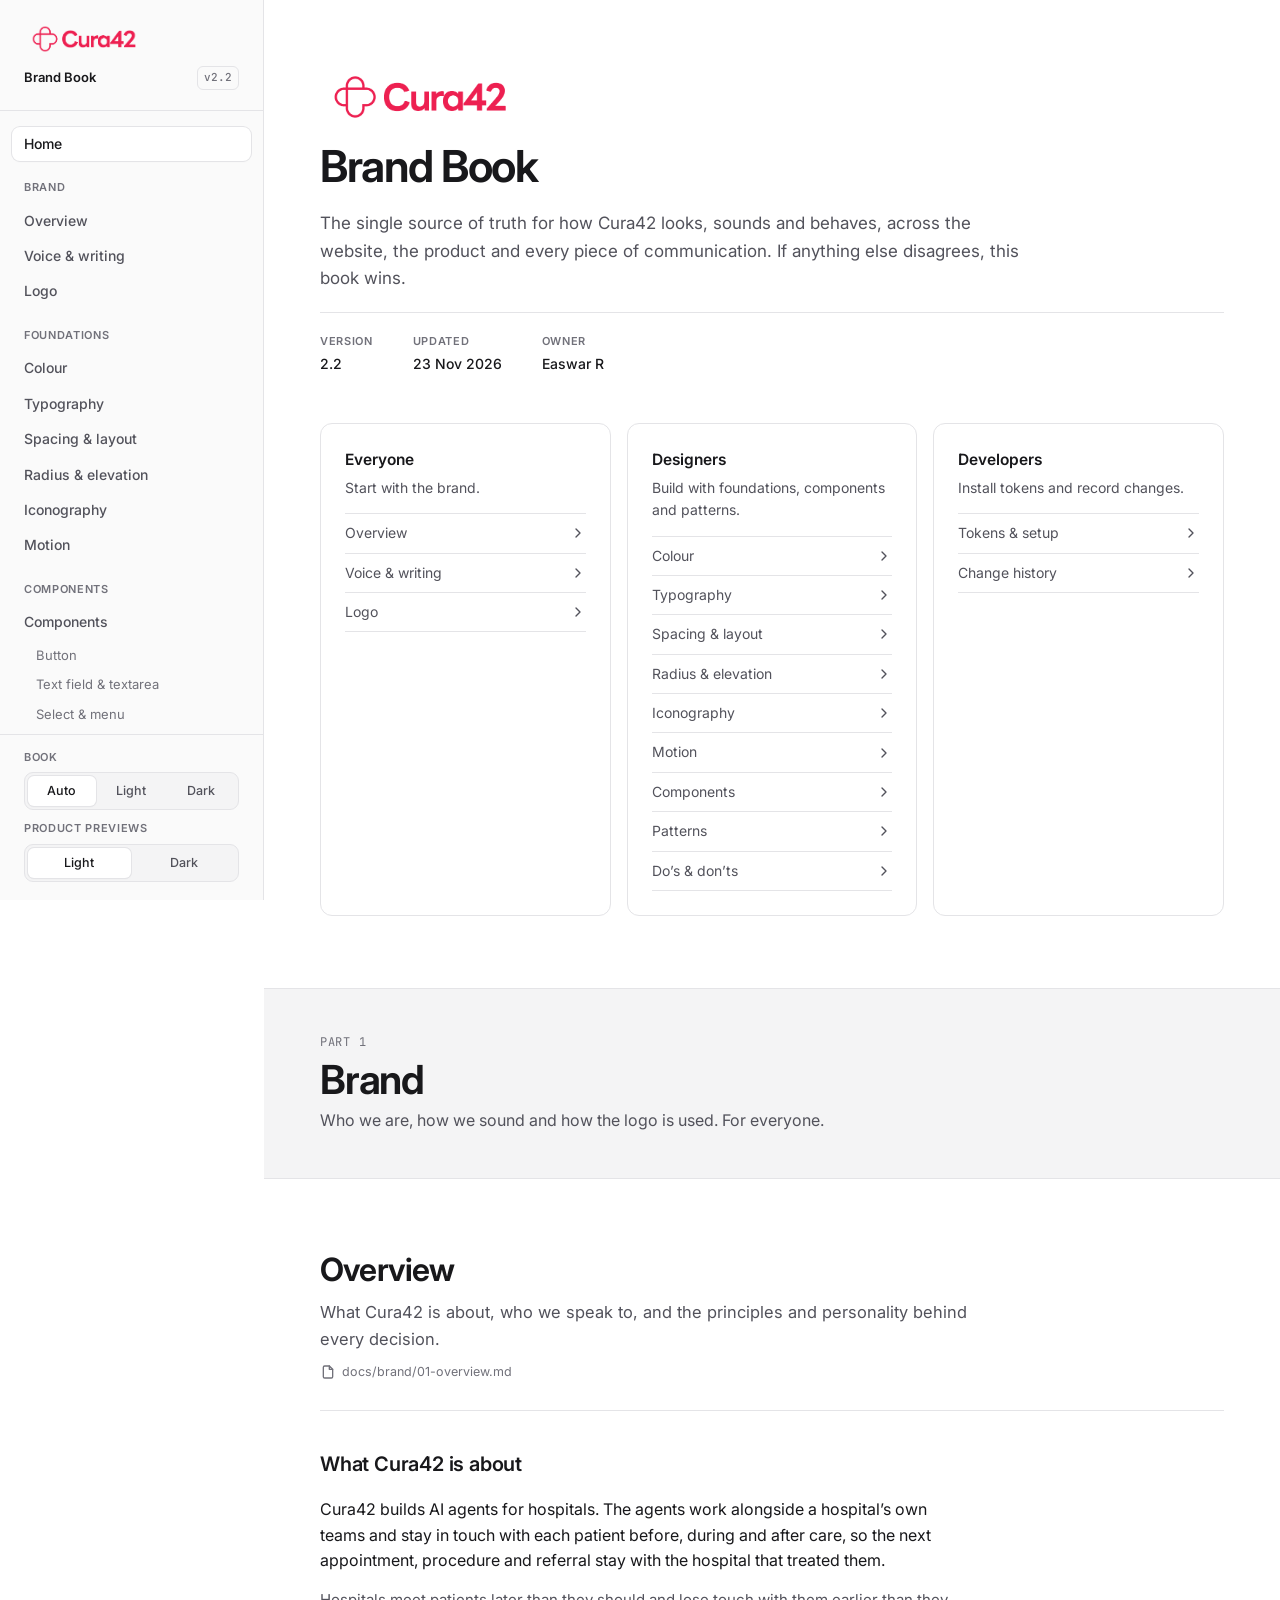
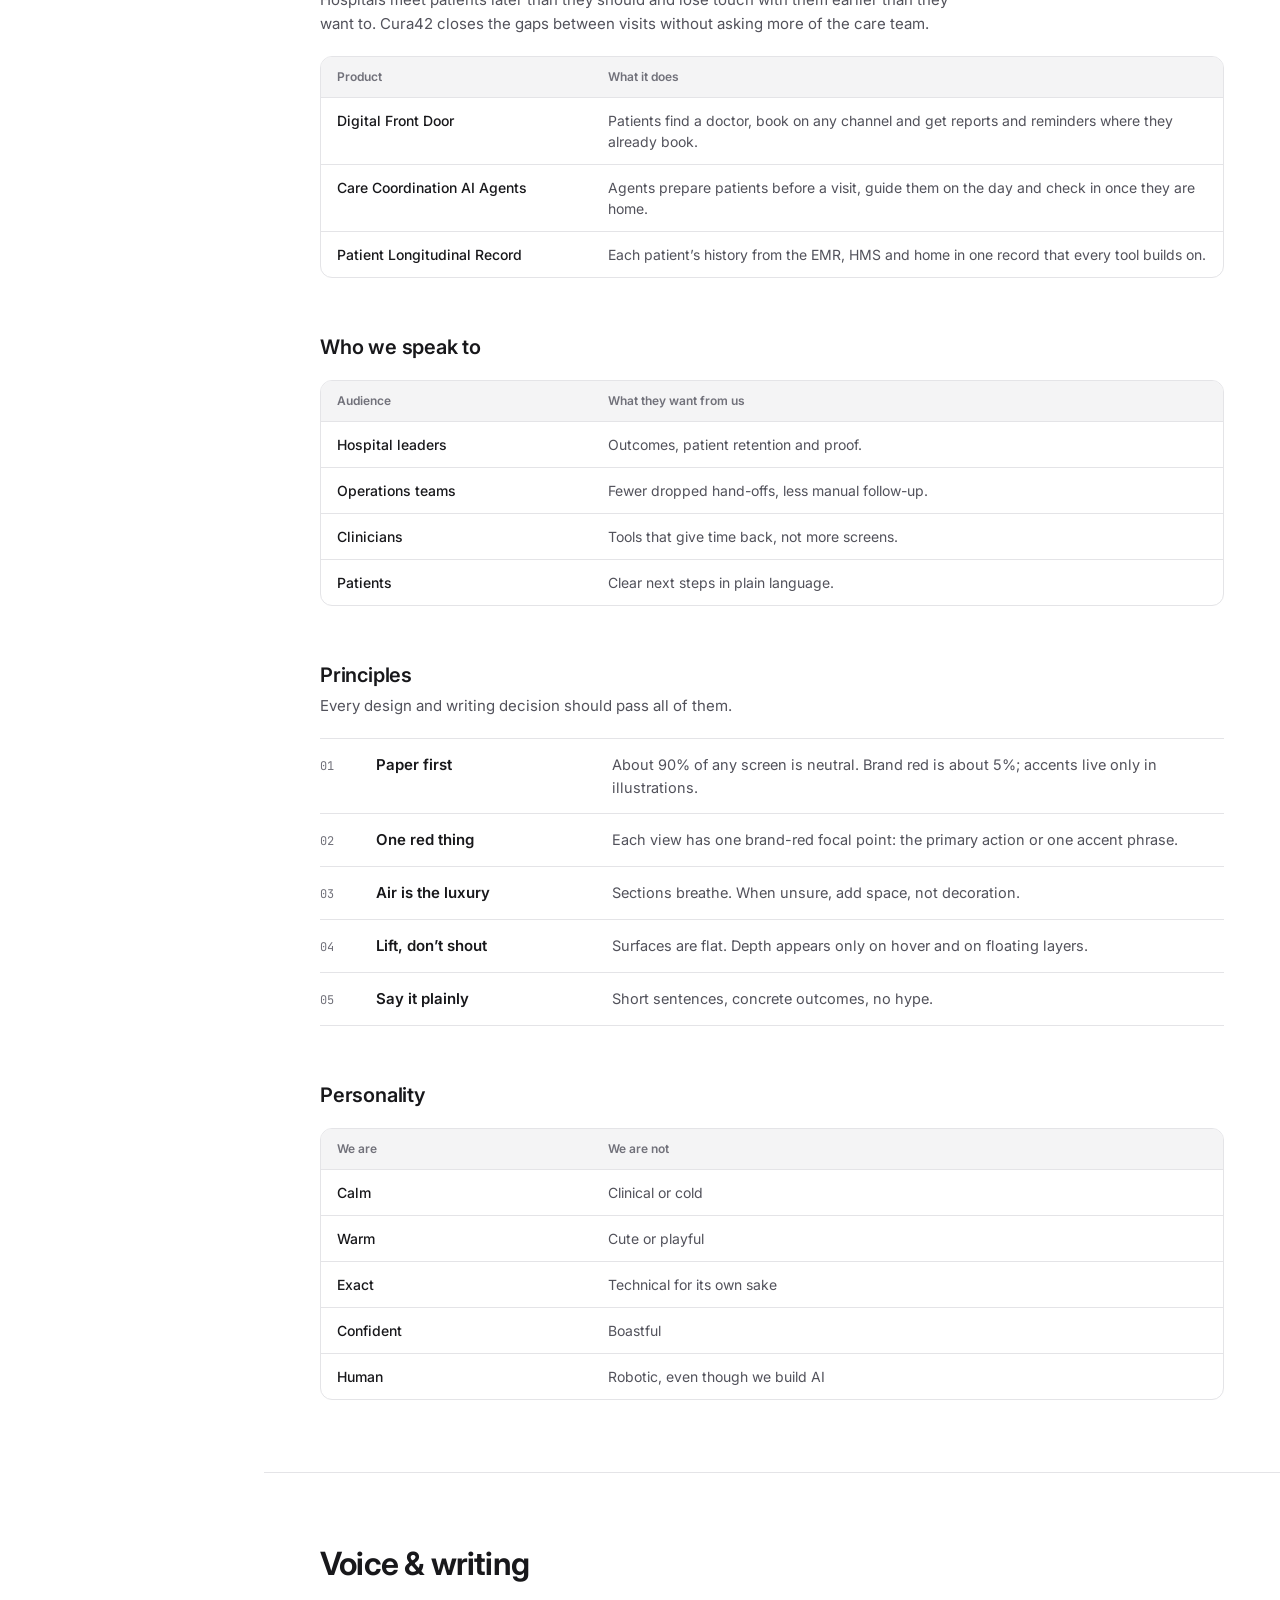
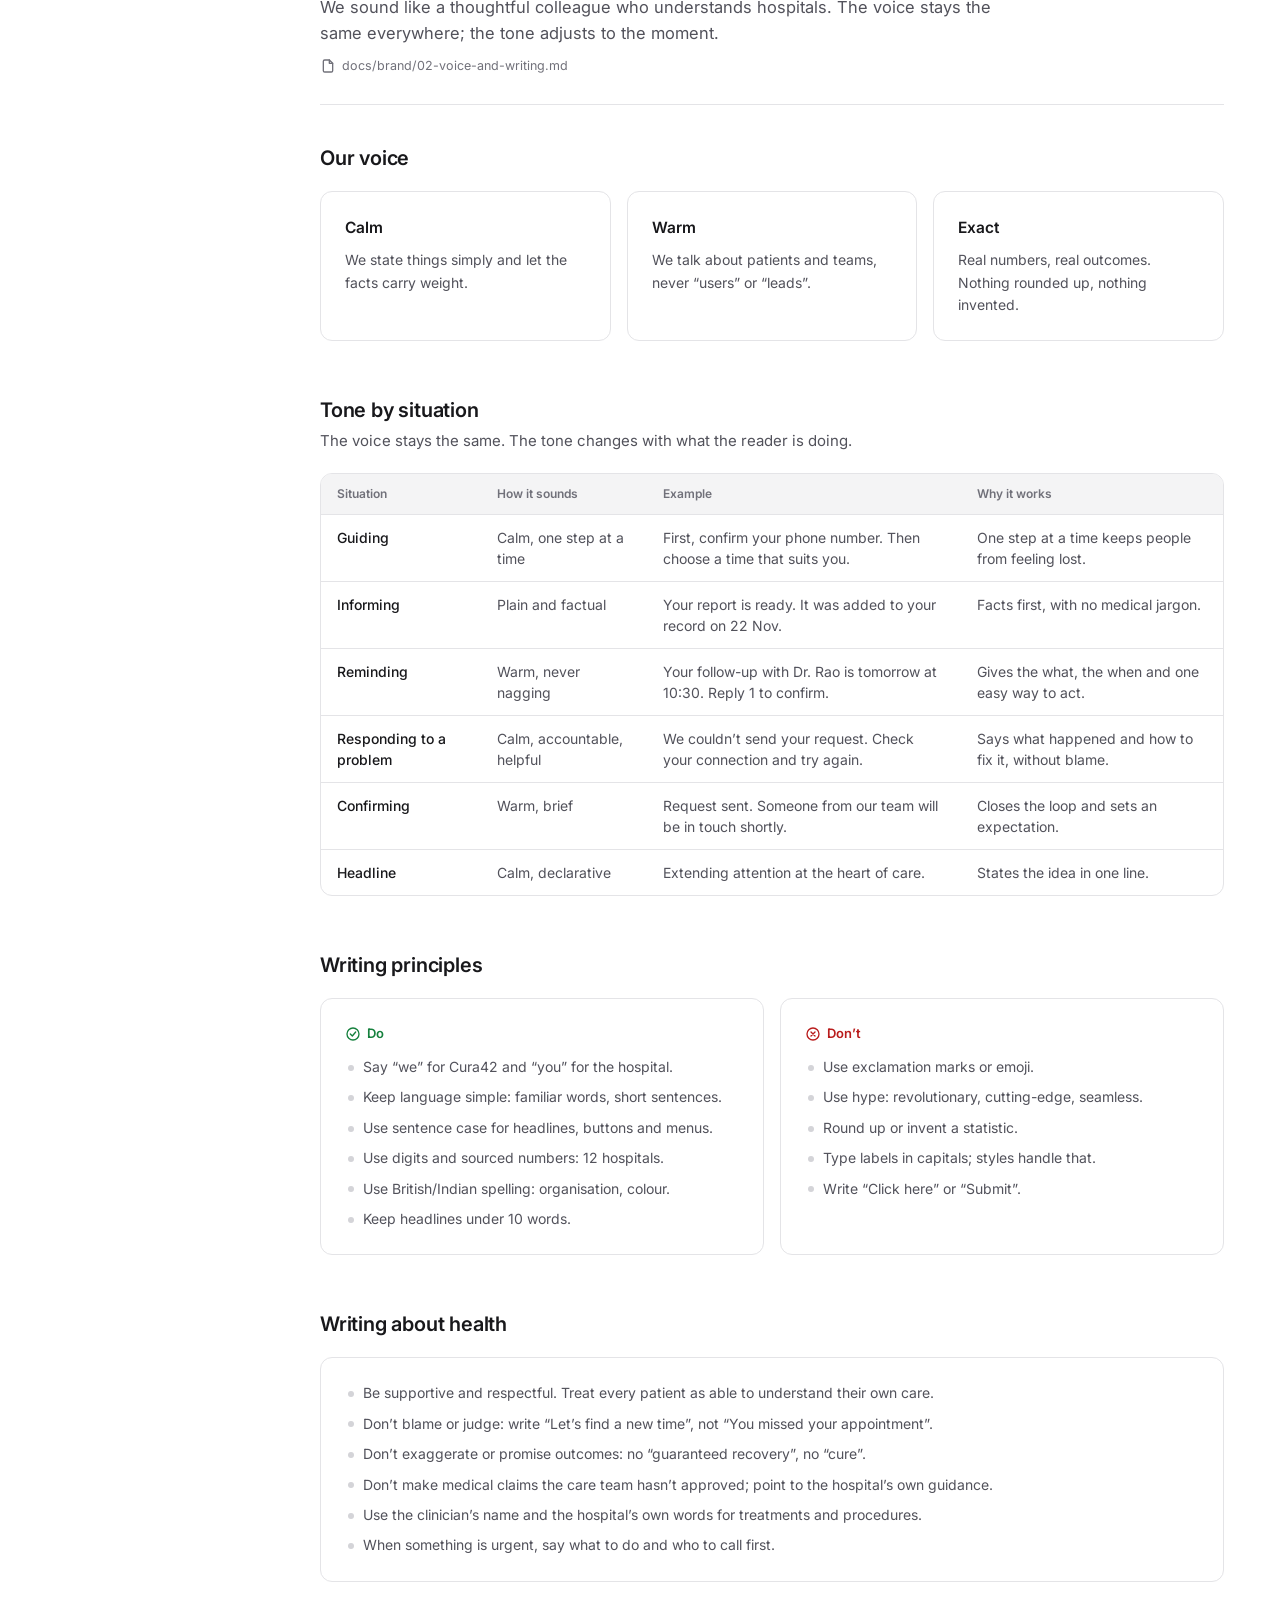
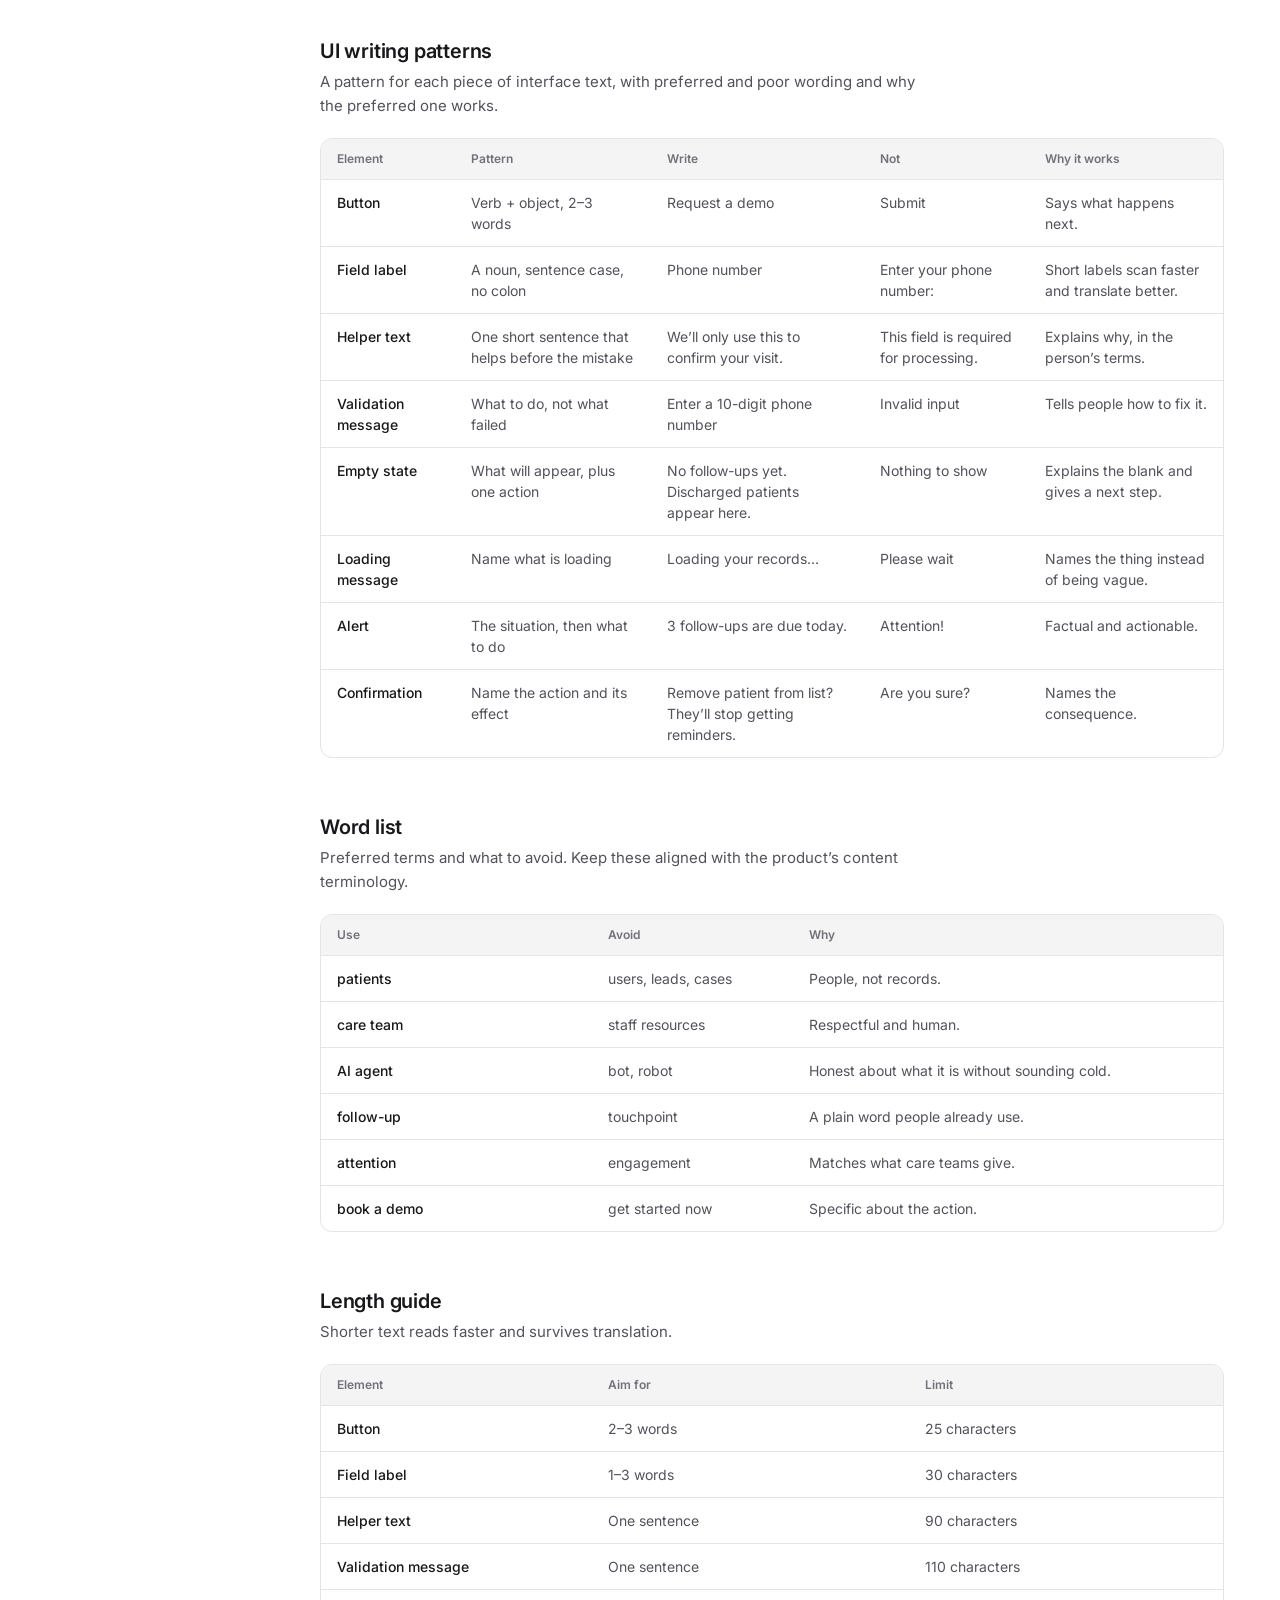
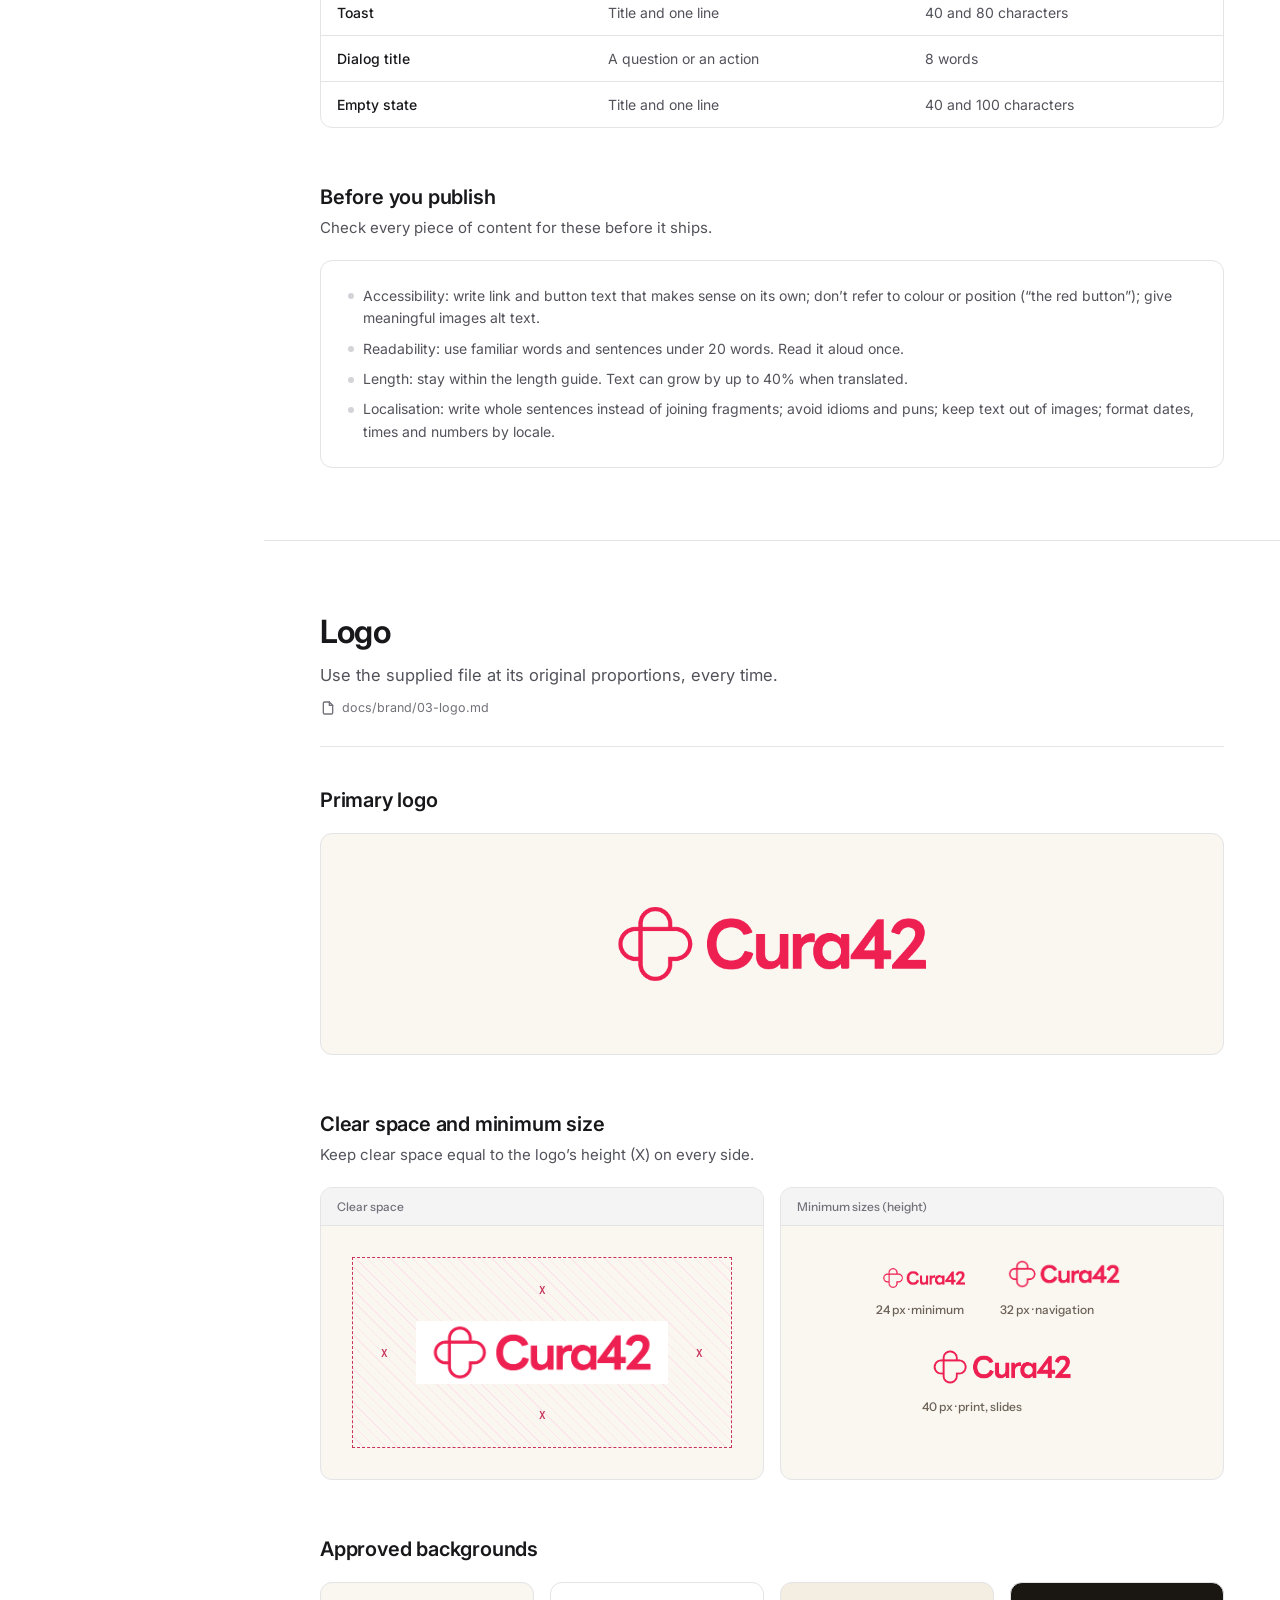
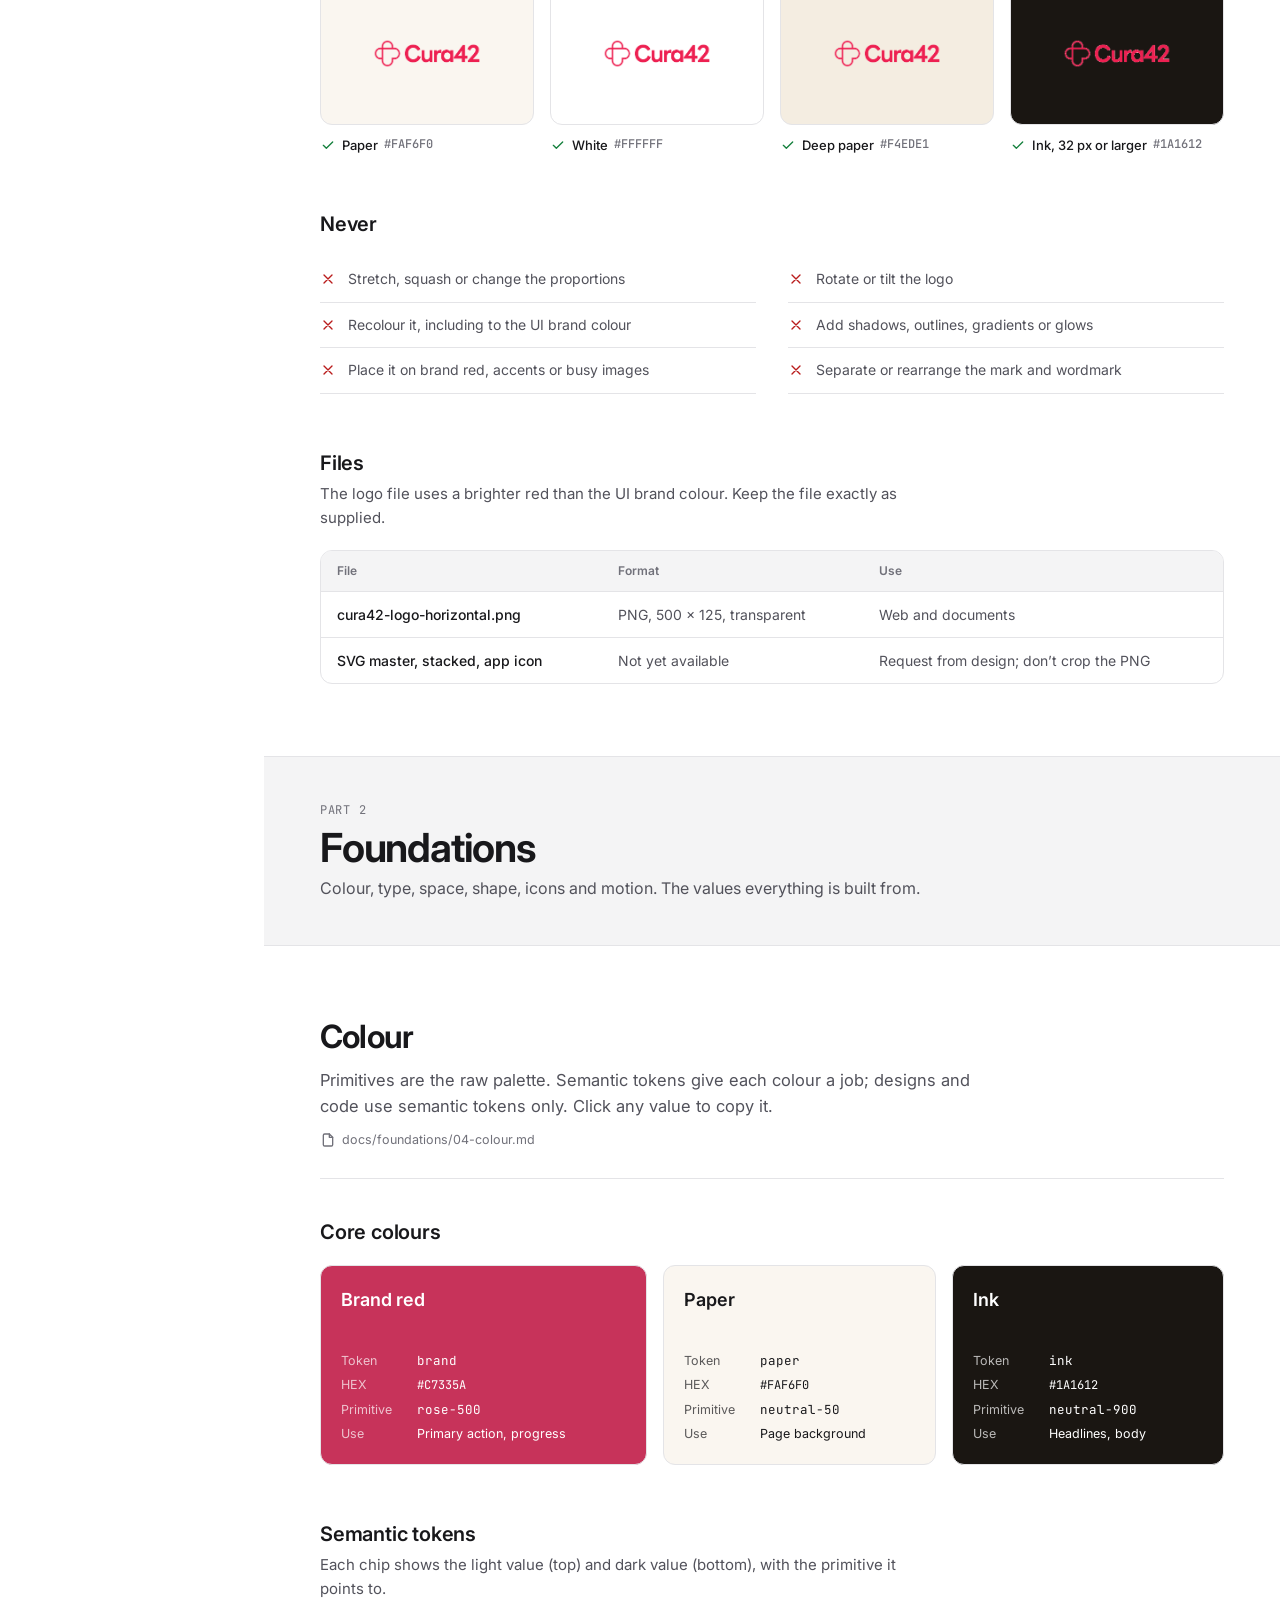
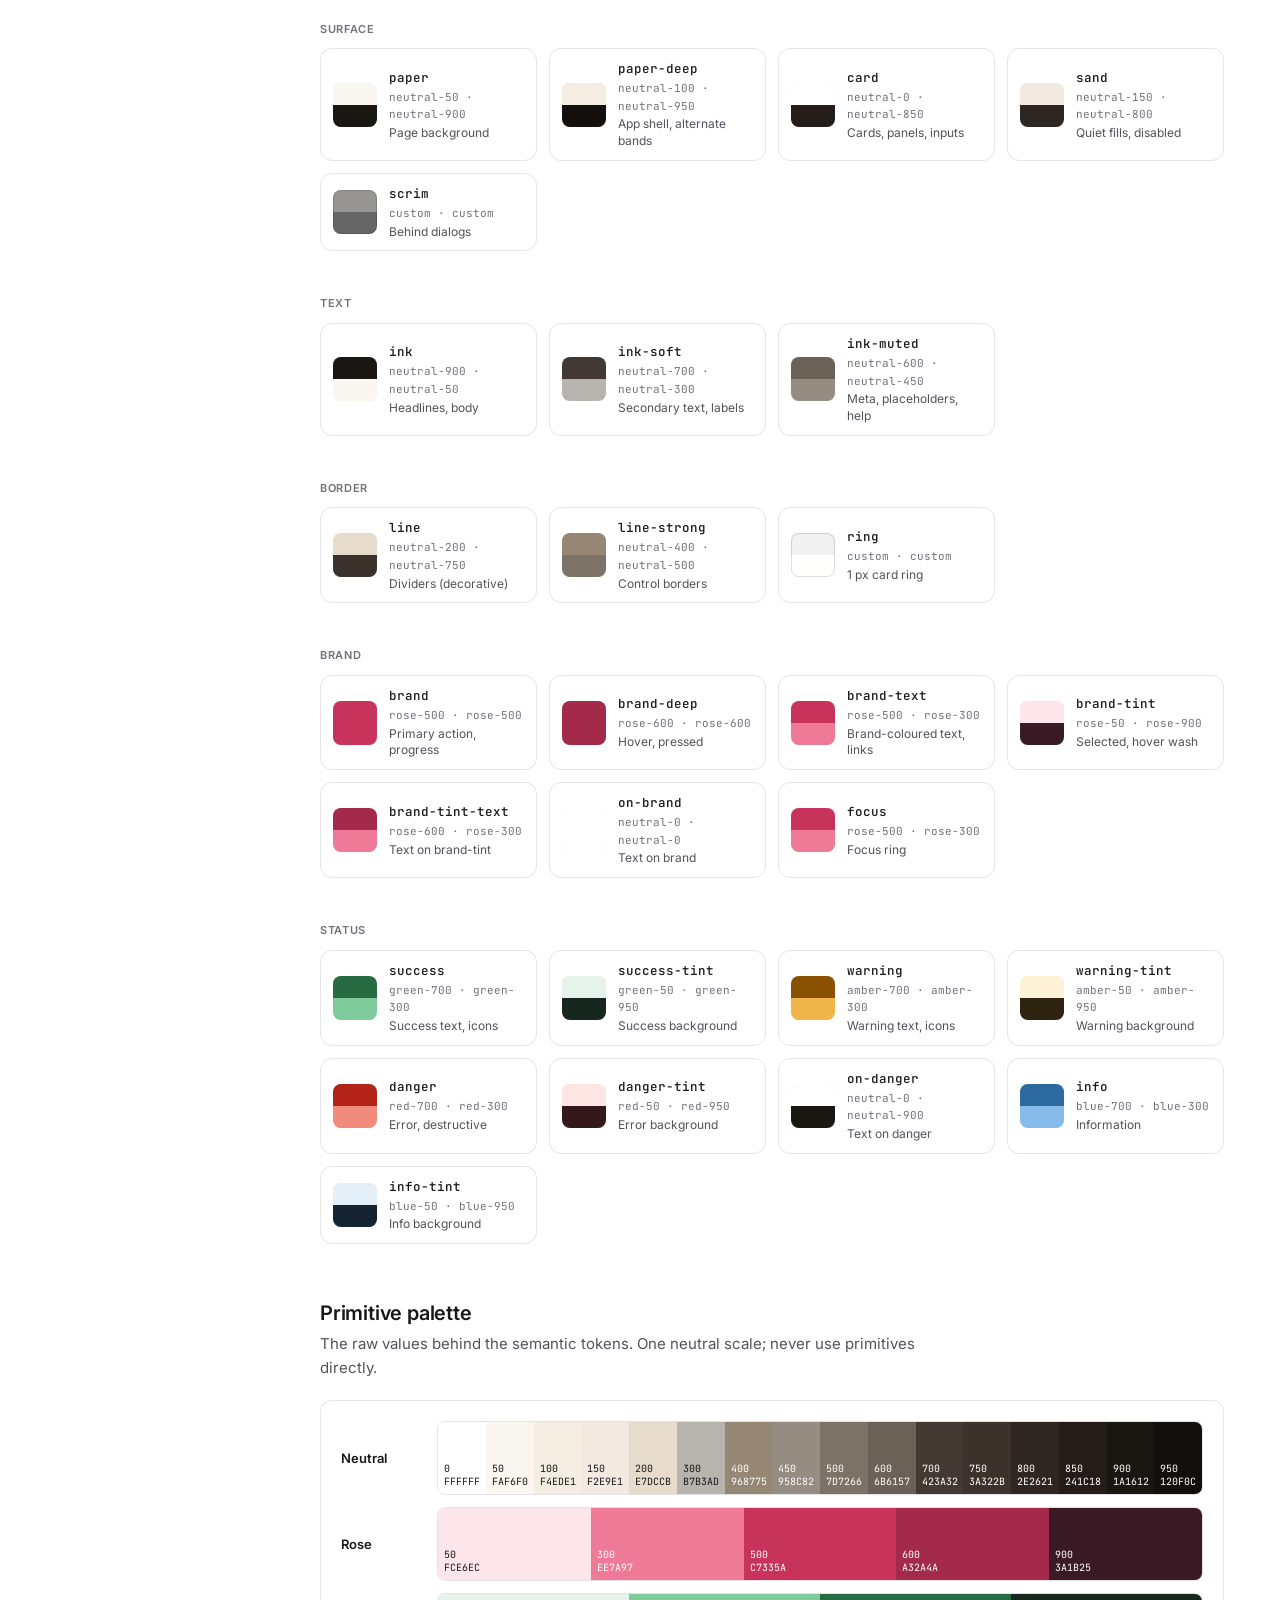
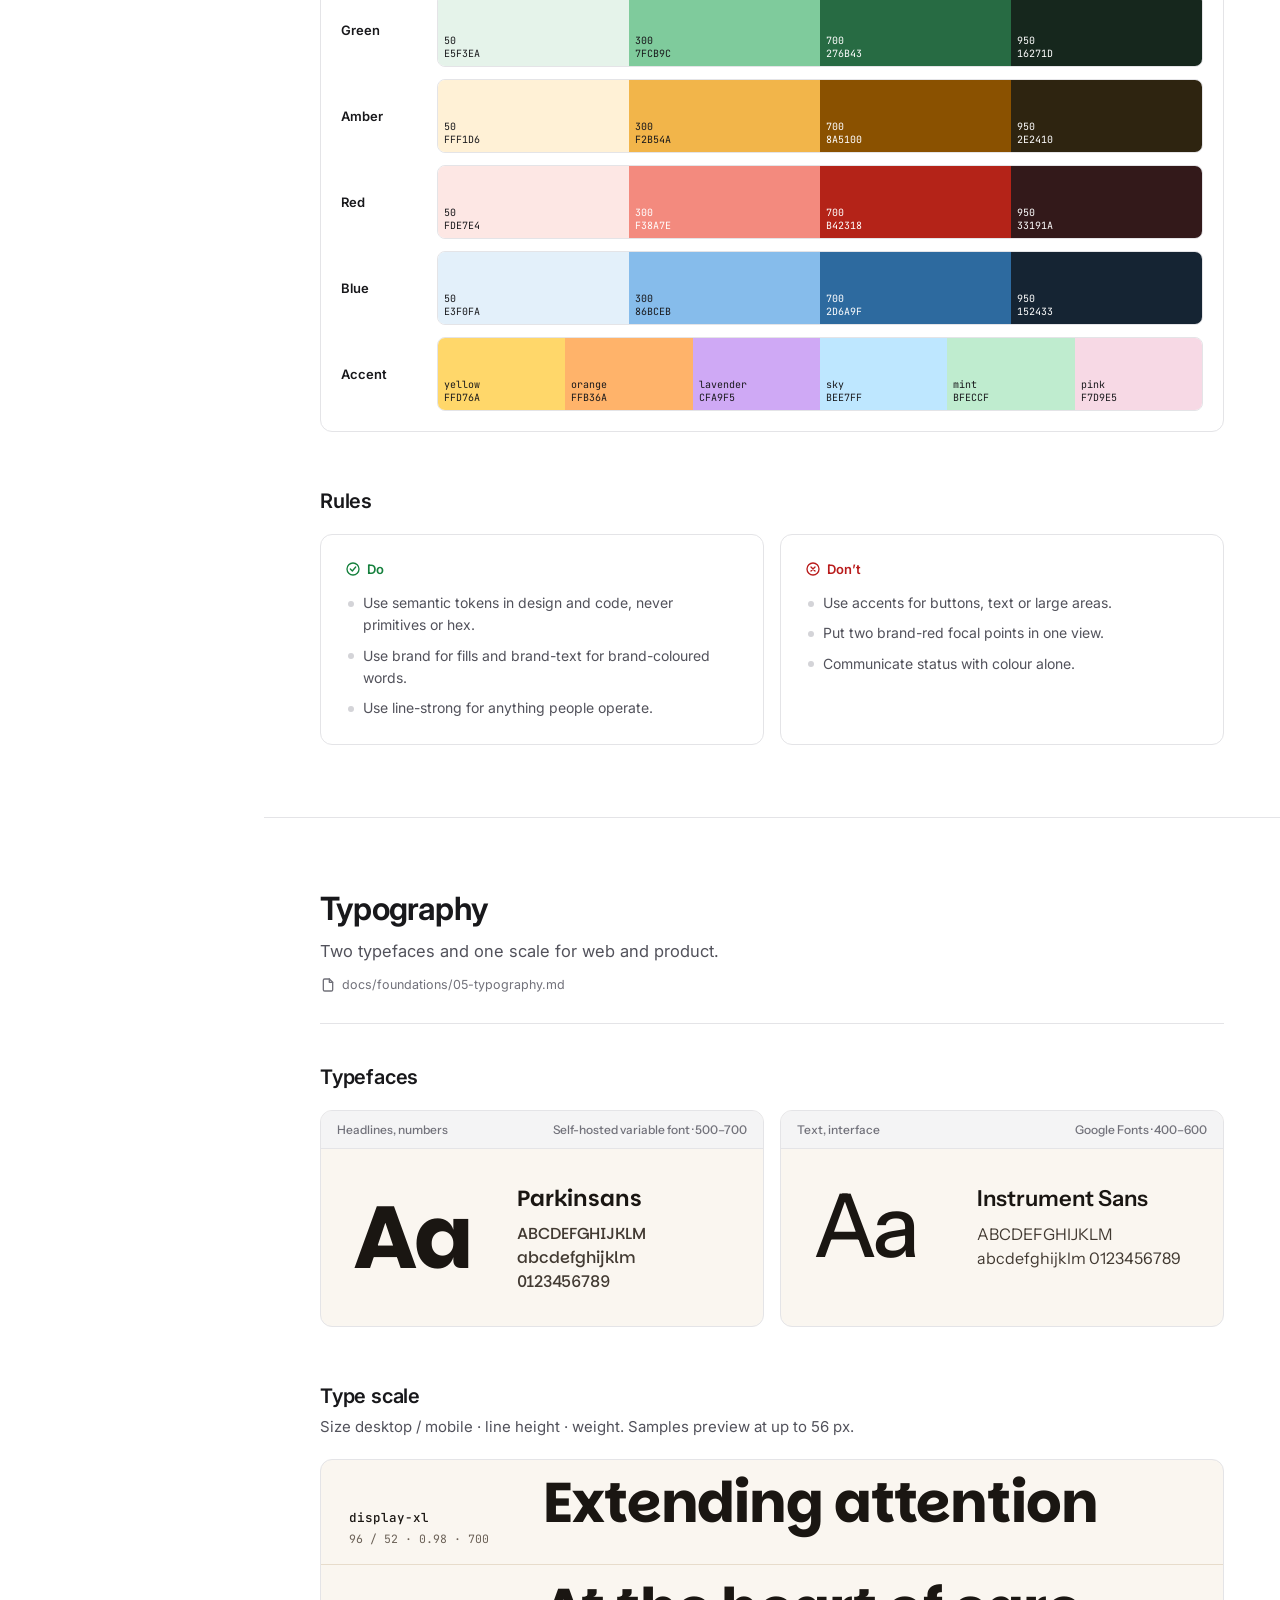
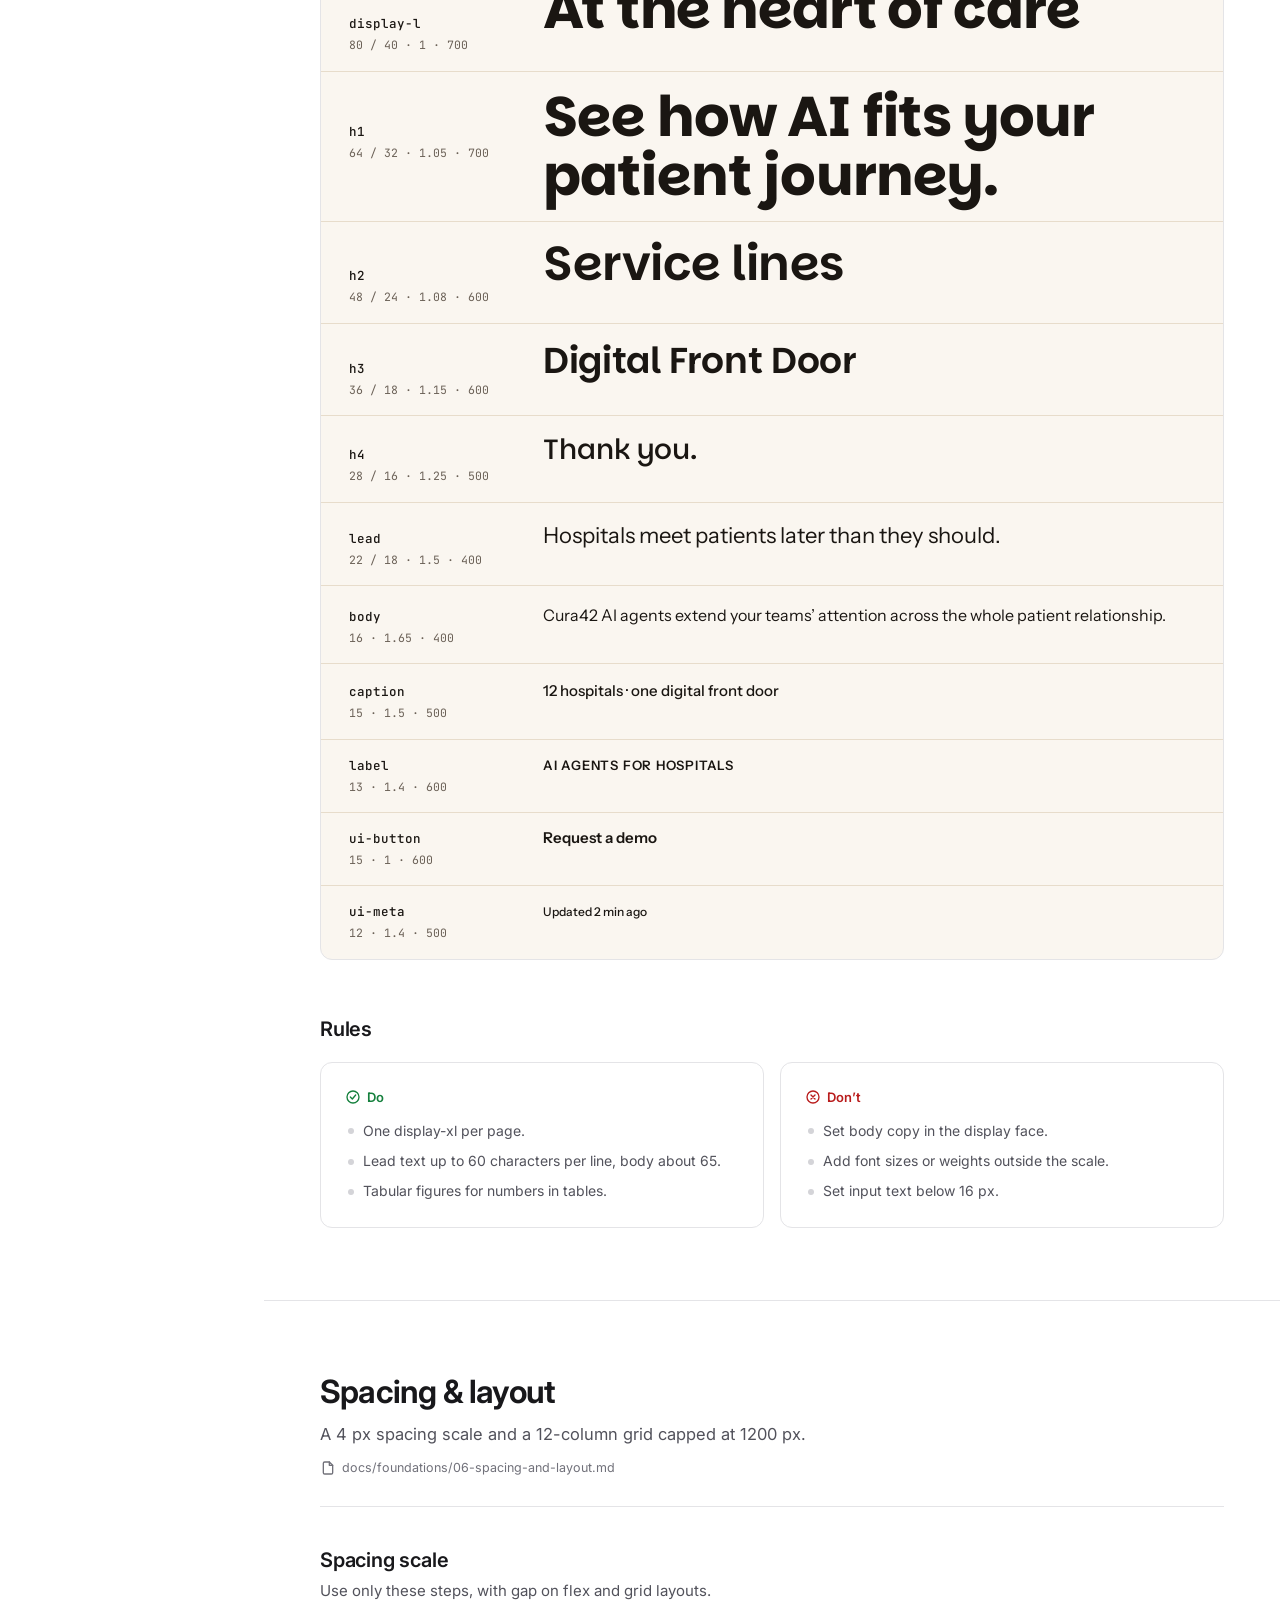
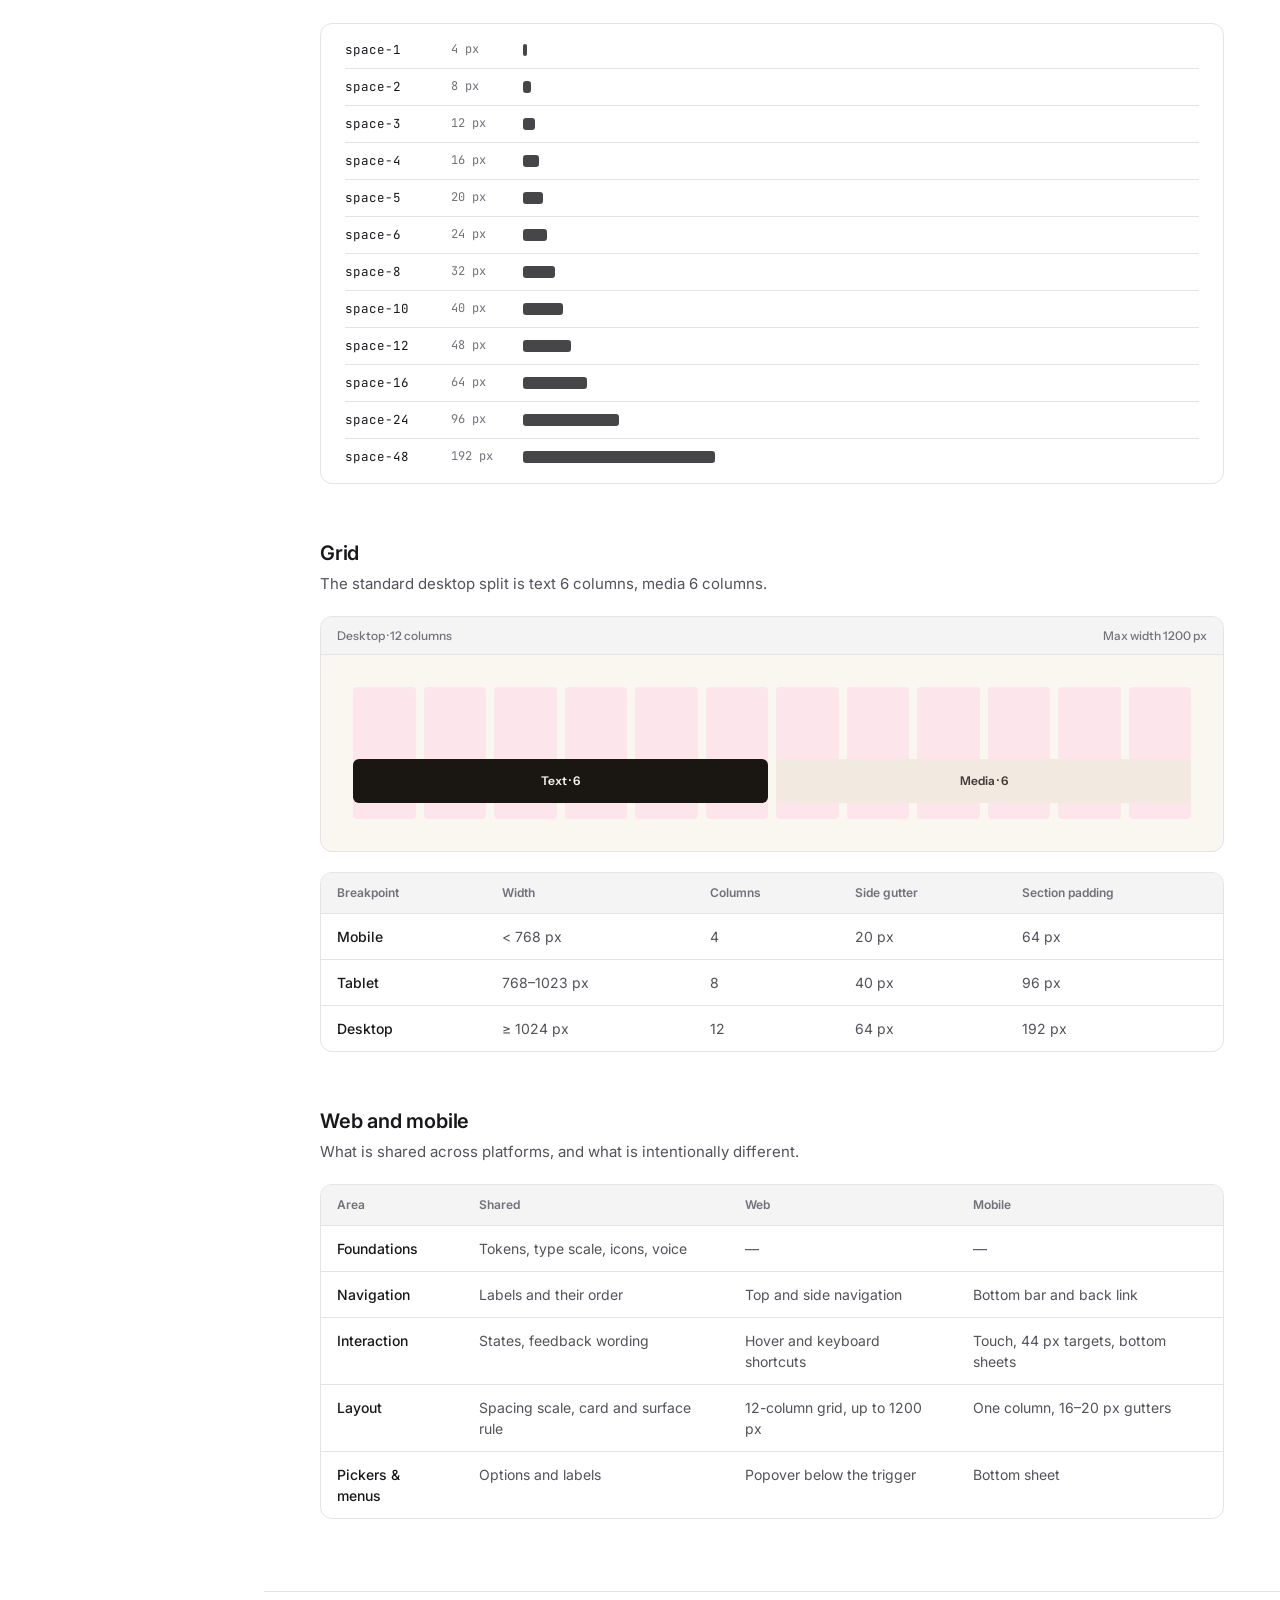
<file: cura42/index.html>
<!doctype html>
<html lang="en">
<head>
<meta charset="utf-8">
<meta name="viewport" content="width=device-width, initial-scale=1, viewport-fit=cover">
<title>Cura42 Brand Book</title>
<meta name="claude:viewport-fit-sides" content="cover">
<link rel="preconnect" href="https://fonts.googleapis.com">
<link rel="preconnect" href="https://fonts.gstatic.com" crossorigin>
<link rel="stylesheet" href="https://fonts.googleapis.com/css2?family=Inter:wght@400;500;600;700&family=JetBrains+Mono:wght@400;500&display=swap">
<style>
/* =====================================================================
   BOOK THEME. Neutral and identical for every product. Never brand it.
   Layout: fixed left navigation by part; one continuous 960px reading
   column; product styling lives only inside .p preview frames.
   ===================================================================== */
:root {
  --bk-bg: #ffffff; --bk-side: #fafafa; --bk-sunk: #f4f4f5; --bk-panel: #ffffff;
  --bk-border: #e4e4e7; --bk-border-2: #d4d4d8;
  --bk-text: #18181b; --bk-text-2: #52525b; --bk-text-3: #71717a;
  --bk-invert: #18181b; --bk-on-invert: #ffffff;
  --bk-ok: #15803d; --bk-ok-bg: #ecfdf3; --bk-no: #b91c1c; --bk-no-bg: #fef2f2; --bk-warn: #a16207; --bk-warn-bg: #fefce8; --bk-info: #1d4ed8; --bk-info-bg: #eff6ff;
  --bk-focus: #2563eb; --bk-code: #f4f4f5;
  --bk-font: "Inter", system-ui, -apple-system, "Segoe UI", sans-serif;
  --bk-mono: "JetBrains Mono", ui-monospace, Menlo, Consolas, monospace;
  --bk-r: 12px; --bk-r-sm: 8px; --bk-side-w: 264px; --bk-col: 960px; --bk-gut: 56px;
}
@media (prefers-color-scheme: dark) {
  :root:not([data-theme="light"]) {
    --bk-bg: #0e0e10; --bk-side: #121215; --bk-sunk: #18181b; --bk-panel: #141417;
    --bk-border: #27272a; --bk-border-2: #3f3f46;
    --bk-text: #fafafa; --bk-text-2: #a1a1aa; --bk-text-3: #8b8b94;
    --bk-invert: #fafafa; --bk-on-invert: #18181b;
    --bk-ok: #4ade80; --bk-ok-bg: #0f2a1a; --bk-no: #f87171; --bk-no-bg: #2c1212; --bk-warn: #facc15; --bk-warn-bg: #2a2408; --bk-info: #93c5fd; --bk-info-bg: #0f1d33;
    --bk-focus: #60a5fa; --bk-code: #1d1d21;
    color-scheme: dark;
  }
}
:root[data-theme="dark"] {
  --bk-bg: #0e0e10; --bk-side: #121215; --bk-sunk: #18181b; --bk-panel: #141417;
  --bk-border: #27272a; --bk-border-2: #3f3f46;
  --bk-text: #fafafa; --bk-text-2: #a1a1aa; --bk-text-3: #8b8b94;
  --bk-invert: #fafafa; --bk-on-invert: #18181b;
  --bk-ok: #4ade80; --bk-ok-bg: #0f2a1a; --bk-no: #f87171; --bk-no-bg: #2c1212; --bk-warn: #facc15; --bk-warn-bg: #2a2408; --bk-info: #93c5fd; --bk-info-bg: #0f1d33;
  --bk-focus: #60a5fa; --bk-code: #1d1d21;
  color-scheme: dark;
}

* { box-sizing: border-box; }
html { scroll-behavior: smooth; }
html, body { margin: 0; }
body { background: var(--bk-bg); color: var(--bk-text); font-family: var(--bk-font); font-size: 15px; line-height: 1.6; -webkit-font-smoothing: antialiased; }
img { max-width: 100%; }
a { color: inherit; }
h1, h2, h3, h4, p, ul, ol, dl, figure { margin: 0; }
h1, h2, h3 { text-wrap: balance; }
button { font: inherit; color: inherit; }
:focus-visible { outline: 2px solid var(--bk-focus); outline-offset: 2px; border-radius: 4px; }
code, .mono { font-family: var(--bk-mono); font-size: 12.5px; }
:not(pre) > code { padding: 1px 6px; border-radius: 5px; background: var(--bk-code); border: 1px solid var(--bk-border); white-space: nowrap; }
.logo { display: block; width: var(--lw, 140px); max-width: 100%; height: auto; object-fit: contain; }
.ico { width: 16px; height: 16px; flex: none; }
.sec, .comp, .demo, .stack, .hero, .ch-head, .rule, .dd, .who { grid-template-columns: minmax(0, 1fr); }
.vh { position: absolute; width: 1px; height: 1px; overflow: hidden; clip: rect(0 0 0 0); white-space: nowrap; }

/* Sidebar */
.side { position: fixed; inset: 0 auto 0 0; width: var(--bk-side-w); display: flex; flex-direction: column; background: var(--bk-side); border-right: 1px solid var(--bk-border); z-index: 30; padding-left: env(safe-area-inset-left, 0px); }
.side__head { display: flex; flex-direction: column; gap: 12px; padding: calc(24px + env(safe-area-inset-top, 0px)) 24px 20px; border-bottom: 1px solid var(--bk-border); }
.side__title { display: flex; align-items: center; justify-content: space-between; gap: 8px; font-size: 13px; font-weight: 600; }
.side__ver { font-family: var(--bk-mono); font-size: 11px; font-weight: 500; color: var(--bk-text-3); padding: 2px 6px; border: 1px solid var(--bk-border); border-radius: 6px; }
.side__nav { flex: 1; overflow-y: auto; padding: 16px 12px; display: flex; flex-direction: column; gap: 18px; }
.nav-group { display: flex; flex-direction: column; gap: 1px; }
.nav-group__title { padding: 0 12px 6px; font-size: 11px; font-weight: 600; letter-spacing: .06em; text-transform: uppercase; color: var(--bk-text-3); }
.nav-link { display: block; padding: 6px 12px; border-radius: var(--bk-r-sm); font-size: 14px; font-weight: 500; color: var(--bk-text-2); text-decoration: none; }
.nav-link--sub { padding: 4px 12px 4px 24px; font-size: 13px; font-weight: 400; color: var(--bk-text-3); }
.nav-link:hover { background: var(--bk-sunk); color: var(--bk-text); }
.nav-link[aria-current] { background: var(--bk-panel); color: var(--bk-text); box-shadow: 0 0 0 1px var(--bk-border), 0 1px 2px rgba(0,0,0,.04); }
.side__foot { padding: 14px 24px calc(18px + env(safe-area-inset-bottom, 0px)); border-top: 1px solid var(--bk-border); display: grid; gap: 10px; }
.side__foot > div { display: grid; gap: 6px; }
.seg { display: grid; grid-auto-flow: column; grid-auto-columns: 1fr; gap: 2px; padding: 3px; border-radius: 9px; background: var(--bk-sunk); border: 1px solid var(--bk-border); }
.seg button { border: 0; background: transparent; padding: 5px 8px; border-radius: 6px; font-size: 12.5px; font-weight: 500; color: var(--bk-text-2); cursor: pointer; }
.seg button[aria-pressed="true"] { background: var(--bk-panel); color: var(--bk-text); box-shadow: 0 0 0 1px var(--bk-border), 0 1px 2px rgba(0,0,0,.06); }
.label { font-size: 11px; font-weight: 600; letter-spacing: .06em; text-transform: uppercase; color: var(--bk-text-3); }
.topbar { display: none; }

/* Page rhythm: chapter 72 / section 56 / block 20 / heading 6 */
.main { margin-left: var(--bk-side-w); min-height: 100vh; }
.wrap { max-width: calc(var(--bk-col) + 2 * var(--bk-gut)); margin: 0 auto; padding-left: max(var(--bk-gut), env(safe-area-inset-left, 0px)); padding-right: max(var(--bk-gut), env(safe-area-inset-right, 0px)); }
.chapter { padding-block: 72px; }
.chapter + .chapter { border-top: 1px solid var(--bk-border); }
.part { background: var(--bk-sunk); border-top: 1px solid var(--bk-border); border-bottom: 1px solid var(--bk-border); }
.part .wrap { padding-block: 44px; display: grid; gap: 6px; }
.part__n { font-family: var(--bk-mono); font-size: 12px; color: var(--bk-text-3); text-transform: uppercase; letter-spacing: .06em; }
.part h2 { font-size: 40px; line-height: 1.1; font-weight: 650; letter-spacing: -.03em; }
.part p { font-size: 16px; color: var(--bk-text-2); }
.ch-head { display: grid; gap: 10px; padding-bottom: 28px; margin-bottom: 40px; border-bottom: 1px solid var(--bk-border); }
.ch-head h1 { font-size: 32px; line-height: 1.2; font-weight: 650; letter-spacing: -.025em; }
.ch-head p { font-size: 16.5px; line-height: 1.6; color: var(--bk-text-2); max-width: 68ch; }
.ch-src { display: inline-flex; align-items: center; gap: 6px; justify-self: start; font-size: 12.5px; color: var(--bk-text-3); text-decoration: none; }
.ch-src:hover { color: var(--bk-text); }
.sec { display: grid; gap: 20px; scroll-margin-top: 24px; }
.sec + .sec { margin-top: 56px; }
.sec-head { display: grid; gap: 6px; max-width: 68ch; }
.sec-head h2 { font-size: 20px; line-height: 1.3; font-weight: 600; letter-spacing: -.01em; }
.sec-head p { color: var(--bk-text-2); }
.sec-head--row { display: flex; flex-wrap: wrap; align-items: flex-end; justify-content: space-between; gap: 12px; max-width: none; }
.prose { display: grid; gap: 14px; max-width: 70ch; }
.prose p { color: var(--bk-text-2); }
.prose p:first-child { color: var(--bk-text); font-size: 16px; }
.muted { color: var(--bk-text-2); }
.small { font-size: 13px; color: var(--bk-text-3); }

/* Book components */
.card { background: var(--bk-panel); border: 1px solid var(--bk-border); border-radius: var(--bk-r); padding: 24px; min-width: 0; }
.card h3 { font-size: 15.5px; font-weight: 600; }
.card p { font-size: 14px; color: var(--bk-text-2); }
.grid-2 { display: grid; grid-template-columns: repeat(2, minmax(0, 1fr)); gap: 16px; }
.grid-3 { display: grid; grid-template-columns: repeat(3, minmax(0, 1fr)); gap: 16px; }
.stack { display: grid; gap: 8px; align-content: start; }
.tbl-wrap { overflow-x: auto; border: 1px solid var(--bk-border); border-radius: var(--bk-r); background: var(--bk-panel); }
.tbl { width: 100%; border-collapse: collapse; font-size: 14px; line-height: 1.5; min-width: 560px; }
.tbl th { text-align: left; padding: 11px 16px; font-size: 12px; font-weight: 600; color: var(--bk-text-3); background: var(--bk-sunk); border-bottom: 1px solid var(--bk-border); white-space: nowrap; }
.tbl td { padding: 12px 16px; border-bottom: 1px solid var(--bk-border); vertical-align: top; color: var(--bk-text-2); }
.tbl tr:last-child td { border-bottom: 0; }
.tbl td:first-child { font-weight: 500; color: var(--bk-text); }
.tbl--fixed td:first-child { width: 30%; }
.tbl--wide { min-width: 900px; }
.tbl--wide td:nth-child(4) { min-width: 240px; }
.rule { display: grid; gap: 12px; align-content: start; }
.rule__tag { display: inline-flex; align-items: center; gap: 6px; font-size: 13px; font-weight: 600; }
.rule--do .rule__tag { color: var(--bk-ok); }
.rule--dont .rule__tag { color: var(--bk-no); }
.list { list-style: none; padding: 0; display: grid; gap: 8px; }
.list li { position: relative; padding-left: 18px; font-size: 14px; color: var(--bk-text-2); }
.list li::before { content: ""; position: absolute; left: 3px; top: .62em; width: 6px; height: 6px; border-radius: 50%; background: var(--bk-border-2); }
.rows { list-style: none; padding: 0; border-top: 1px solid var(--bk-border); }
.rows li { display: grid; grid-template-columns: 40px 220px minmax(0, 1fr); gap: 16px; padding: 14px 0; border-bottom: 1px solid var(--bk-border); align-items: baseline; }
.rows b { font-size: 15px; font-weight: 600; }
.rows p { font-size: 14.5px; color: var(--bk-text-2); }
.num { font-family: var(--bk-mono); font-size: 12px; color: var(--bk-text-3); font-variant-numeric: tabular-nums; }
.btn { display: inline-flex; align-items: center; gap: 8px; padding: 7px 12px; border-radius: var(--bk-r-sm); border: 1px solid var(--bk-border); background: var(--bk-panel); font-size: 13px; font-weight: 500; cursor: pointer; color: var(--bk-text); text-decoration: none; }
.btn:hover { border-color: var(--bk-border-2); background: var(--bk-sunk); }
.copy { all: unset; cursor: pointer; font-family: var(--bk-mono); font-size: 12px; color: var(--bk-text-2); border-radius: 4px; }
.copy:hover { color: var(--bk-text); text-decoration: underline; }
.copy:focus-visible { outline: 2px solid var(--bk-focus); outline-offset: 2px; }
pre.code { position: relative; margin: 0; padding: 16px 18px; border-radius: var(--bk-r); background: var(--bk-code); border: 1px solid var(--bk-border); overflow-x: auto; font-family: var(--bk-mono); font-size: 12.5px; line-height: 1.7; }
pre.code .btn { position: absolute; top: 8px; right: 8px; padding: 4px 10px; font-family: var(--bk-font); font-size: 12px; }
.badge { display: inline-flex; padding: 2px 8px; border-radius: 999px; font-size: 11.5px; font-weight: 600; white-space: nowrap; }
.badge--ok { background: var(--bk-ok-bg); color: var(--bk-ok); }
.badge--no { background: var(--bk-no-bg); color: var(--bk-no); }
.badge--warn { background: var(--bk-warn-bg); color: var(--bk-warn); }
.badge--info { background: var(--bk-info-bg); color: var(--bk-info); }
.badge--muted { background: var(--bk-sunk); color: var(--bk-text-2); }
.frame { border: 1px solid var(--bk-border); border-radius: var(--bk-r); overflow: hidden; min-width: 0; }
.frame__bar { display: flex; flex-wrap: wrap; align-items: center; justify-content: space-between; gap: 8px 12px; padding: 9px 16px; background: var(--bk-sunk); border-bottom: 1px solid var(--bk-border); font-size: 12px; color: var(--bk-text-3); font-weight: 500; }
.frame__body { padding: 32px; }
.frame__body--center { display: grid; place-items: center; min-height: 220px; }
.toast { position: fixed; left: 50%; bottom: calc(24px + env(safe-area-inset-bottom, 0px)); transform: translate(-50%, 12px); padding: 9px 16px; border-radius: 999px; background: var(--bk-invert); color: var(--bk-on-invert); font-size: 13px; font-weight: 500; opacity: 0; pointer-events: none; transition: opacity .2s, transform .2s; z-index: 60; }
.toast.on { opacity: 1; transform: translate(-50%, 0); }

/* Home */
.hero { display: grid; gap: 20px; }
.hero h1 { font-size: 44px; line-height: 1.1; font-weight: 650; letter-spacing: -.03em; }
.hero > p { font-size: 17px; color: var(--bk-text-2); max-width: 64ch; }
.meta { display: flex; flex-wrap: wrap; gap: 8px 40px; padding-top: 20px; border-top: 1px solid var(--bk-border); }
.meta div { display: grid; gap: 2px; }
.meta dd { margin: 0; font-size: 14px; font-weight: 500; }
.who { display: grid; gap: 14px; align-content: start; }
.who ul { list-style: none; padding: 0; display: grid; border-top: 1px solid var(--bk-border); }
.who a { display: flex; justify-content: space-between; align-items: center; padding: 8px 0; border-bottom: 1px solid var(--bk-border); font-size: 14px; color: var(--bk-text-2); text-decoration: none; }
.who a:hover { color: var(--bk-text); }

/* Logo */
.clear { width: min(100%, 400px); margin: 0 auto; }
.clear__box { position: relative; padding: 16.66%; outline: 1px dashed var(--brand-text); background-image: repeating-linear-gradient(45deg, transparent 0 7px, var(--brand-tint) 7px 8px); }
.clear__box .logo { background: var(--card); }
.clear__x { position: absolute; font: 600 11px/1 var(--bk-mono); color: var(--brand-text); transform: translate(-50%, -50%); }
.sizes { display: flex; flex-wrap: wrap; align-items: flex-end; justify-content: center; gap: 28px; }
.sizes figure { display: grid; gap: 10px; }
.sizes figcaption { font-size: 12px; color: var(--ink-muted); font-weight: 500; }
.bgs { display: grid; grid-template-columns: repeat(4, minmax(0, 1fr)); gap: 16px; }
.bgs figure { display: grid; gap: 10px; min-width: 0; }
.bgs__face { display: grid; place-items: center; aspect-ratio: 3 / 2; border-radius: var(--bk-r); border: 1px solid var(--bk-border); padding: 16px; }
.bgs figcaption { display: flex; flex-wrap: wrap; align-items: center; gap: 6px; font-size: 13px; font-weight: 500; }
.bgs figcaption .ico { color: var(--bk-ok); }
.never { list-style: none; padding: 0; display: grid; grid-template-columns: repeat(2, minmax(0, 1fr)); column-gap: 32px; }
.never li { display: grid; grid-template-columns: 18px minmax(0, 1fr); gap: 10px; padding: 11px 0; border-bottom: 1px solid var(--bk-border); font-size: 14px; color: var(--bk-text-2); }
.never .ico { margin-top: 3px; color: var(--bk-no); }

/* Colour */
.core { display: grid; grid-template-columns: 1.2fr 1fr 1fr; gap: 16px; }
.core__sw { display: flex; flex-direction: column; justify-content: space-between; gap: 32px; min-height: 200px; padding: 20px; border-radius: var(--bk-r); border: 1px solid var(--bk-border); }
.core__sw b { font-size: 18px; font-weight: 600; }
.core__sw dl { display: grid; grid-template-columns: 64px minmax(0, 1fr); gap: 4px 12px; font-size: 12.5px; }
.core__sw dt { opacity: .7; }
.core__sw dd { margin: 0; font-family: var(--bk-mono); }
.core__sw .copy { color: inherit; }
.tok-group { display: grid; gap: 10px; }
.tok-group + .tok-group { margin-top: 24px; }
.tok-grid { display: grid; grid-template-columns: repeat(auto-fill, minmax(210px, 1fr)); gap: 12px; }
.tok { display: grid; grid-template-columns: 44px minmax(0, 1fr); gap: 12px; align-items: center; padding: 10px 12px; border: 1px solid var(--bk-border); border-radius: var(--bk-r); background: var(--bk-panel); min-width: 0; }
.tok__chip { display: grid; grid-template-rows: 1fr 1fr; width: 44px; height: 44px; border-radius: 8px; overflow: hidden; box-shadow: inset 0 0 0 1px rgba(128,128,128,.28); }
.tok__body { display: grid; gap: 1px; min-width: 0; justify-items: start; }
.tok__name { font-family: var(--bk-mono); font-size: 12.5px; font-weight: 500; color: var(--bk-text); overflow-wrap: anywhere; }
.tok__ref { font-family: var(--bk-mono); font-size: 11px; color: var(--bk-text-3); overflow-wrap: anywhere; }
.tok__use { font-size: 12px; color: var(--bk-text-2); line-height: 1.4; }
.ramp { display: grid; grid-template-columns: 80px minmax(0, 1fr); gap: 16px; align-items: center; }
.ramp + .ramp { margin-top: 12px; }
.ramp__name { font-size: 13px; font-weight: 600; }
.ramp__steps { display: grid; grid-auto-flow: column; grid-auto-columns: minmax(0, 1fr); border-radius: var(--bk-r-sm); overflow: hidden; border: 1px solid var(--bk-border); }
.step { all: unset; cursor: pointer; display: flex; flex-direction: column; justify-content: flex-end; min-height: 60px; padding: 6px; font-family: var(--bk-mono); font-size: 10px; line-height: 1.3; }
.step:focus-visible { outline: 2px solid var(--bk-focus); outline-offset: -2px; }

/* Type */
.face { display: grid; grid-template-columns: 140px minmax(0, 1fr); gap: 24px; align-items: center; }
.face__aa { font-size: 88px; line-height: .9; letter-spacing: -.03em; color: var(--ink); }
.face__glyphs { font-size: 16px; line-height: 1.5; color: var(--ink-soft); overflow-wrap: anywhere; }
.scale__row { display: grid; grid-template-columns: 170px minmax(0, 1fr); gap: 24px; align-items: baseline; padding: 16px 28px; border-bottom: 1px solid var(--line); }
.scale__row:last-child { border-bottom: 0; }
.scale__meta { display: grid; gap: 2px; font-family: var(--bk-mono); font-size: 11.5px; color: var(--ink-muted); }
.scale__meta b { font-size: 12.5px; color: var(--ink); font-weight: 500; }
.scale__sample { min-width: 0; overflow-wrap: anywhere; color: var(--ink); }

/* Spacing, radius, elevation */
.space-row { display: grid; grid-template-columns: 90px 56px minmax(0, 1fr); gap: 16px; align-items: center; padding: 8px 0; border-bottom: 1px solid var(--bk-border); }
.space-row:last-child { border-bottom: 0; }
.space-row i { display: block; height: 12px; border-radius: 3px; background: var(--bk-invert); opacity: .8; max-width: 100%; }
.gridviz { position: relative; display: grid; grid-template-columns: repeat(12, 1fr); gap: 8px; height: 132px; }
.gridviz i { background: var(--brand-tint); border-radius: 4px; }
.gridviz__spans { position: absolute; inset: auto 0 16px; display: grid; grid-template-columns: repeat(12, 1fr); gap: 8px; }
.gridviz__spans div { height: 44px; border-radius: 6px; display: grid; place-items: center; font-size: 12px; font-weight: 600; }
.radii { display: grid; grid-template-columns: repeat(auto-fill, minmax(112px, 1fr)); gap: 16px; }
.rad { display: grid; gap: 8px; }
.rad__shape { aspect-ratio: 1; background: var(--card); border: 1.5px solid var(--brand-text); }
.rad b { font-family: var(--bk-mono); font-size: 12px; font-weight: 500; color: var(--ink); }
.rad span { font-size: 12px; color: var(--ink-muted); }
.shadows { display: grid; grid-template-columns: repeat(auto-fill, minmax(170px, 1fr)); gap: 28px; }
.shd { display: grid; gap: 10px; }
.shd__box { height: 92px; border-radius: var(--radius-xl); background: var(--card); }
.shd b { font-family: var(--bk-mono); font-size: 12px; font-weight: 500; color: var(--ink); }
.shd span { font-size: 12px; color: var(--ink-muted); }
.callout { display: grid; grid-template-columns: 20px minmax(0, 1fr); gap: 12px; padding: 16px 20px; border-radius: var(--bk-r); background: var(--bk-info-bg); color: var(--bk-text); font-size: 14px; }
.callout .ico { margin-top: 3px; color: var(--bk-info); }

/* Icons */
.icons { display: grid; grid-template-columns: repeat(auto-fill, minmax(96px, 1fr)); }
.icon { all: unset; cursor: pointer; display: grid; justify-items: center; gap: 10px; padding: 20px 6px; color: var(--ink); box-shadow: inset -1px -1px 0 var(--line); transition: background-color .15s; }
.icon:hover { background: var(--sand); }
.icon:focus-visible { outline: 2px solid var(--bk-focus); outline-offset: -2px; }
.icon svg { width: 24px; height: 24px; }
.icon span { font-family: var(--bk-mono); font-size: 10.5px; color: var(--ink-muted); }

/* Motion */
.curve { display: grid; gap: 12px; align-content: start; }
.curve svg { width: 100%; max-width: 180px; height: auto; }
.plot-grid { stroke: var(--bk-border); fill: none; }
.plot-line { stroke: var(--bk-text); stroke-width: 2.5; fill: none; stroke-linecap: round; }
.plot-handle { stroke: var(--bk-text-3); stroke-dasharray: 3 3; fill: none; }
.plot-pt { fill: var(--bk-panel); stroke: var(--bk-text-3); stroke-width: 1.5; }
.track { position: relative; height: 32px; border-radius: 999px; background: var(--bk-sunk); border: 1px solid var(--bk-border); }
.track i { position: absolute; top: 4px; left: 4px; width: 22px; height: 22px; border-radius: 50%; background: var(--bk-invert); transition: transform 1.2s var(--e, linear); }
.track.on i { transform: translateX(calc(var(--w, 200px) - 32px)); }
.dur { display: grid; grid-template-columns: 70px minmax(0, 1fr); gap: 14px; align-items: center; padding: 5px 0; }
.dur b { font-family: var(--bk-mono); font-size: 12px; font-weight: 500; text-align: right; }
.dur__bar { height: 28px; display: flex; align-items: center; padding: 0 10px; border-radius: 6px; background: var(--bk-sunk); border: 1px solid var(--bk-border); font-size: 12.5px; color: var(--bk-text-2); white-space: nowrap; overflow: hidden; }

/* Component doc block */
.comp { display: grid; gap: 20px; scroll-margin-top: 24px; }
.comp + .comp { margin-top: 64px; padding-top: 64px; border-top: 1px solid var(--bk-border); }
.comp-head { display: grid; gap: 6px; }
.comp-head h2 { font-size: 22px; font-weight: 600; letter-spacing: -.015em; }
.comp-head p { color: var(--bk-text-2); max-width: 68ch; }
.comp-body { display: grid; grid-template-columns: minmax(0, 1.5fr) minmax(0, 1fr); gap: 16px; align-items: start; }
.spec { display: grid; padding: 4px 20px; }
.spec div { display: grid; grid-template-columns: 92px minmax(0, 1fr); gap: 12px; padding: 11px 0; border-bottom: 1px solid var(--bk-border); font-size: 13.5px; }
.spec div:last-child { border-bottom: 0; }
.spec dt { color: var(--bk-text-3); }
.spec dd { margin: 0; color: var(--bk-text); min-width: 0; }
.dd { display: grid; gap: 16px; }
.dd .card { padding: 18px 20px; }
.dd p { font-size: 14px; color: var(--bk-text); }
.demo { display: grid; gap: 24px; }
.demo__row { display: flex; flex-wrap: wrap; align-items: center; gap: 12px 16px; }
.demo__label { font-family: var(--bk-mono); font-size: 11px; color: var(--ink-muted); text-transform: uppercase; letter-spacing: .04em; }
.states { display: grid; grid-template-columns: repeat(auto-fill, minmax(124px, 1fr)); gap: 16px; }
.states figure { display: grid; gap: 8px; justify-items: start; }
.states figcaption { font-size: 12px; color: var(--ink-muted); }
.sec + .comp { margin-top: 64px; padding-top: 64px; border-top: 1px solid var(--bk-border); }
.tbl--log td:nth-child(1) { width: 24%; } .tbl--log td:nth-child(2) { width: 10%; } .tbl--log td:nth-child(3) { width: 14%; }
.vis { padding: 14px; border-radius: 10px; margin: 2px 0 6px; border: 1px solid var(--bk-border); }
.tbl--voice { min-width: 900px; }
.tbl--voice td { min-width: 110px; }
.lib-sum { display: flex; flex-wrap: wrap; gap: 8px 32px; padding: 16px 20px; border: 1px solid var(--bk-border); border-radius: var(--bk-r); background: var(--bk-sunk); }
.lib-sum div { display: grid; gap: 2px; }
.lib-sum b { font-size: 18px; font-weight: 600; font-variant-numeric: tabular-nums; }
.tbl a { color: var(--bk-text); text-decoration: none; }
.tbl a:hover { text-decoration: underline; }
.comp-title { display: flex; flex-wrap: wrap; align-items: center; gap: 8px 12px; }
.comp-meta { display: inline-flex; flex-wrap: wrap; gap: 6px; align-items: center; }
.ver { font-family: var(--bk-mono); font-size: 11.5px; font-weight: 500; padding: 2px 8px; border-radius: 999px; border: 1px solid var(--bk-border); color: var(--bk-text-2); background: var(--bk-panel); }
.clog { border: 1px solid var(--bk-border); border-radius: var(--bk-r); background: var(--bk-panel); }
.clog summary { list-style: none; display: flex; align-items: center; justify-content: space-between; gap: 12px; padding: 12px 20px; font-size: 13.5px; font-weight: 600; cursor: pointer; }
.clog summary::-webkit-details-marker { display: none; }
.clog summary .ico { transition: transform .2s; color: var(--bk-text-3); }
.clog[open] summary .ico { transform: rotate(180deg); }
.clog ol { list-style: none; margin: 0; padding: 0 20px 8px; }
.clog li { display: grid; grid-template-columns: 72px 104px minmax(0, 1fr); gap: 12px; padding: 10px 0; border-top: 1px solid var(--bk-border); font-size: 13.5px; color: var(--bk-text-2); }
.clog li b { font-family: var(--bk-mono); font-size: 12px; font-weight: 500; color: var(--bk-text); }
@media (max-width: 640px) { .clog li { grid-template-columns: 64px minmax(0, 1fr); } .clog li span:last-child { grid-column: 1 / -1; } }

/* =====================================================================
   PRODUCT COMPONENTS. Read only product tokens, so they work for any
   product. tools/build.js copies the block below to tokens/components.css.
   ===================================================================== */
/* ds:start */
.p { background: var(--paper); color: var(--ink); font-family: var(--font-body); }
.ds-btn { display: inline-flex; align-items: center; justify-content: center; gap: 8px; min-height: 44px; border: 1px solid transparent; border-radius: var(--radius-pill); padding: 0 24px; font-family: var(--font-body); font-size: 15px; line-height: 1; font-weight: 600; white-space: nowrap; cursor: pointer; text-decoration: none; transition: background-color .3s var(--glide), color .3s var(--glide), border-color .3s var(--glide), transform .15s var(--glide); }
.ds-btn svg { width: 16px; height: 16px; flex: none; }
.ds-btn:active { transform: scale(.98); }
.ds-btn:focus-visible, .ds-btn.is-focus { outline: 2px solid var(--focus); outline-offset: 3px; }
.ds-btn--primary { background: var(--brand); color: var(--on-brand); }
.ds-btn--primary:hover, .ds-btn--primary.is-hover { background: var(--brand-deep); }
.ds-btn--secondary { background: transparent; color: var(--ink); border-color: var(--line-strong); }
.ds-btn--secondary:hover { border-color: var(--ink); }
.ds-btn--ghost { background: transparent; color: var(--ink); padding: 0 8px; }
.ds-btn--ghost:hover { color: var(--brand-text); }
.ds-btn--danger { background: var(--danger); color: var(--on-danger); }
.ds-btn--danger:hover { filter: brightness(.92); }
.ds-btn--lg { min-height: 56px; padding: 0 32px; font-size: 18px; font-weight: 700; }
.ds-btn--icon { width: 44px; padding: 0; background: transparent; color: var(--ink); border-color: var(--line-strong); }
.ds-btn--sm { min-height: 36px; padding: 0 16px; font-size: 14px; }
.ds-btn.is-press { transform: scale(.98); background: var(--brand-deep); }
.ds-btn:disabled, .ds-btn.is-disabled { background: var(--sand); color: var(--ink-muted); border-color: transparent; cursor: not-allowed; filter: none; }
.ds-btn.is-loading { pointer-events: none; }
.ds-spin { width: 16px; height: 16px; border-radius: 50%; border: 2px solid currentColor; border-right-color: transparent; animation: ds-spin .8s linear infinite; }
@keyframes ds-spin { to { transform: rotate(360deg); } }
.ds-field { display: grid; gap: 8px; min-width: 0; align-content: start; }
.ds-field__label { font-size: 13px; line-height: 1.4; font-weight: 600; color: var(--ink-soft); }
.ds-field__input { width: 100%; min-height: 44px; background: var(--card); border: 1px solid var(--line-strong); border-radius: var(--radius-md); padding: 0 14px; font-family: var(--font-body); font-size: 16px; color: var(--ink); outline: none; transition: border-color .2s, box-shadow .2s; }
.ds-field__input::placeholder { color: var(--ink-muted); }
.ds-field__input:focus, .ds-field__input.is-focus { border-color: var(--brand); box-shadow: var(--shadow-halo); }
.ds-field__input:disabled { background: var(--sand); color: var(--ink-muted); border-color: var(--line); cursor: not-allowed; }
.ds-field__input[readonly] { background: var(--paper-deep); border-style: dashed; }
.ds-field__help { font-size: 12.5px; line-height: 1.4; color: var(--ink-muted); }
.ds-field--error .ds-field__input { border-color: var(--danger); }
.ds-field--error .ds-field__help { color: var(--danger); }
.ds-field--success .ds-field__input { border-color: var(--success); }
.ds-field--success .ds-field__help { color: var(--success); }
.ds-search { position: relative; display: block; }
.ds-search svg { position: absolute; left: 14px; top: 50%; width: 18px; height: 18px; transform: translateY(-50%); color: var(--ink-muted); }
.ds-search .ds-field__input { padding-left: 42px; border-radius: var(--radius-pill); }
.ds-check { display: inline-flex; align-items: center; gap: 10px; font-size: 15px; color: var(--ink); cursor: pointer; }
.ds-check input { appearance: none; -webkit-appearance: none; flex: none; width: 20px; height: 20px; margin: 0; border: 1.5px solid var(--line-strong); border-radius: 6px; background: var(--card); display: grid; place-content: center; cursor: pointer; transition: background-color .2s, border-color .2s; }
.ds-check input:checked { background: var(--brand); border-color: var(--brand); }
.ds-check input:checked::after { content: ""; width: 9px; height: 5px; border: 2px solid var(--on-brand); border-top: 0; border-right: 0; transform: translateY(-1px) rotate(-45deg); }
.ds-check input[type="radio"] { border-radius: 50%; }
.ds-check input[type="radio"]:checked { background: var(--card); }
.ds-check input[type="radio"]:checked::after { width: 10px; height: 10px; border: 0; border-radius: 50%; background: var(--brand); transform: none; }
.ds-check input:disabled { background: var(--sand); border-color: var(--line); cursor: not-allowed; }
.ds-check:has(input:disabled) { color: var(--ink-muted); cursor: not-allowed; }
.ds-check input:focus-visible { outline: 2px solid var(--focus); outline-offset: 2px; }
.ds-switch input { width: 40px; height: 24px; border: 0; border-radius: 999px; background: var(--line-strong); position: relative; display: block; }
.ds-switch input::after { content: ""; position: absolute; top: 3px; left: 3px; width: 18px; height: 18px; border-radius: 50%; background: var(--card); transition: transform .25s var(--glide); }
.ds-switch input:checked { background: var(--brand); }
.ds-switch input:checked::after { width: 18px; height: 18px; border: 0; transform: translateX(16px); background: var(--card); }
.ds-switch input:disabled { background: var(--line); }
.ds-card { display: grid; gap: 10px; align-content: start; background: var(--card); border-radius: var(--radius-xl); box-shadow: 0 0 0 1px var(--ring); padding: 24px; color: var(--ink); text-decoration: none; transition: transform .4s var(--glide), box-shadow .4s var(--glide); min-width: 0; }
.ds-card--link:hover, .ds-card--link.is-hover { transform: translateY(-4px); box-shadow: 0 0 0 1px var(--ring), var(--shadow-lift); }
.ds-card__eyebrow { font-size: 12px; font-weight: 600; letter-spacing: .06em; text-transform: uppercase; color: var(--ink-soft); }
.ds-card__title { font-family: var(--font-display); font-size: 20px; line-height: 1.25; font-weight: 600; }
.ds-card__text { font-size: 14.5px; line-height: 1.5; color: var(--ink-soft); }
.ds-tag { display: inline-flex; align-items: center; gap: 6px; border-radius: var(--radius-pill); padding: 4px 11px; font-size: 12px; line-height: 1.4; font-weight: 600; background: var(--sand); color: var(--ink-soft); white-space: nowrap; }
.ds-tag i { width: 6px; height: 6px; border-radius: 50%; background: currentColor; }
.ds-tag--brand { background: var(--brand-tint); color: var(--brand-tint-text); }
.ds-tag--success { background: var(--success-tint); color: var(--success); }
.ds-tag--warning { background: var(--warning-tint); color: var(--warning); }
.ds-tag--danger { background: var(--danger-tint); color: var(--danger); }
.ds-tag--info { background: var(--info-tint); color: var(--info); }
.ds-alert { display: grid; grid-template-columns: 20px minmax(0, 1fr); gap: 12px; align-items: start; border-radius: var(--radius-md); padding: 14px 16px; font-size: 14.5px; line-height: 1.5; color: var(--ink); }
.ds-alert svg { width: 20px; height: 20px; margin-top: 1px; }
.ds-alert b { display: block; font-weight: 600; }
.ds-alert span { color: var(--ink-soft); }
.ds-alert--info { background: var(--info-tint); } .ds-alert--info svg { color: var(--info); }
.ds-alert--success { background: var(--success-tint); } .ds-alert--success svg { color: var(--success); }
.ds-alert--warning { background: var(--warning-tint); } .ds-alert--warning svg { color: var(--warning); }
.ds-alert--danger { background: var(--danger-tint); } .ds-alert--danger svg { color: var(--danger); }
.ds-toast { display: inline-grid; grid-template-columns: 28px minmax(0, 1fr) auto; gap: 12px; align-items: center; max-width: 420px; padding: 12px 12px 12px 14px; border-radius: var(--radius-md); background: var(--card); box-shadow: 0 0 0 1px var(--ring), var(--shadow-float); font-size: 14.5px; color: var(--ink); }
.ds-toast__icon { display: grid; place-items: center; width: 28px; height: 28px; border-radius: 50%; background: var(--success-tint); color: var(--success); }
.ds-toast__icon svg { width: 16px; height: 16px; }
.ds-toast b { display: block; font-weight: 600; }
.ds-toast span { color: var(--ink-soft); font-size: 13.5px; }
.ds-progress { display: grid; gap: 8px; }
.ds-progress__head { display: flex; justify-content: space-between; gap: 16px; font-size: 14.5px; }
.ds-progress__head b { font-family: var(--font-display); font-weight: 700; color: var(--brand-text); font-variant-numeric: tabular-nums; }
.ds-progress__track { height: 8px; border-radius: var(--radius-pill); background: var(--sand); overflow: hidden; }
.ds-progress__fill { height: 100%; border-radius: var(--radius-pill); background: var(--brand); }
.ds-steps { list-style: none; margin: 0; padding: 0; display: grid; grid-auto-flow: column; grid-auto-columns: minmax(0, 1fr); }
.ds-steps li { position: relative; display: grid; justify-items: center; gap: 8px; text-align: center; font-size: 13px; color: var(--ink-muted); }
.ds-steps li::before { content: ""; position: absolute; top: 14px; left: calc(-50% + 18px); right: calc(50% + 18px); height: 2px; background: var(--line); }
.ds-steps li:first-child::before { display: none; }
.ds-steps li.is-done::before, .ds-steps li.is-current::before { background: var(--brand); }
.ds-steps i { position: relative; display: grid; place-items: center; width: 28px; height: 28px; border-radius: 50%; border: 1.5px solid var(--line-strong); background: var(--card); font-style: normal; font-size: 12.5px; font-weight: 600; color: var(--ink-muted); }
.ds-steps i svg { width: 14px; height: 14px; }
.ds-steps .is-done i { background: var(--brand); border-color: var(--brand); color: var(--on-brand); }
.ds-steps .is-current i { border: 2px solid var(--brand); color: var(--brand-text); }
.ds-steps .is-current, .ds-steps .is-done { color: var(--ink); font-weight: 500; }
.ds-nav { display: flex; align-items: center; justify-content: space-between; gap: 24px; }
.ds-nav__links { display: flex; gap: 28px; list-style: none; margin: 0; padding: 0; }
.ds-nav__link { position: relative; font-size: 15px; font-weight: 500; color: var(--ink-soft); text-decoration: none; }
.ds-nav__link:hover, .ds-nav__link[aria-current] { color: var(--ink); }
.ds-nav__link[aria-current]::after { content: ""; position: absolute; left: 0; right: 0; bottom: -8px; height: 2px; border-radius: 2px; background: var(--brand); }
.ds-tabs { display: flex; gap: 4px; border-bottom: 1px solid var(--line); }
.ds-tabs button { position: relative; border: 0; background: none; padding: 10px 14px; font-family: var(--font-body); font-size: 14.5px; font-weight: 500; color: var(--ink-soft); cursor: pointer; }
.ds-tabs button[aria-selected="true"] { color: var(--ink); }
.ds-tabs button[aria-selected="true"]::after { content: ""; position: absolute; left: 10px; right: 10px; bottom: -1px; height: 2px; border-radius: 2px; background: var(--brand); }
.ds-tabs button:focus-visible { outline: 2px solid var(--focus); outline-offset: -2px; border-radius: 6px; }
.ds-table-wrap { position: relative; overflow-x: auto; background: var(--card); border-radius: var(--radius-lg); box-shadow: 0 0 0 1px var(--ring); }
.ds-table { width: 100%; border-collapse: collapse; font-size: 14px; min-width: 520px; }
.ds-table th { text-align: left; padding: 12px 16px; font-size: 12px; font-weight: 600; color: var(--ink-muted); border-bottom: 1px solid var(--line); white-space: nowrap; }
.ds-table td { padding: 12px 16px; border-bottom: 1px solid var(--line); color: var(--ink); vertical-align: middle; }
.ds-table tr:last-child td { border-bottom: 0; }
.ds-table tbody tr:hover { background: var(--paper); }
.ds-table .is-num { text-align: right; font-variant-numeric: tabular-nums; }
.ds-table .is-act { width: 56px; text-align: right; }
.ds-table tr.is-sel { background: var(--brand-tint); }
.ds-empty { display: grid; justify-items: center; gap: 10px; text-align: center; padding: 20px 8px; }
.ds-empty__icon { display: grid; place-items: center; width: 48px; height: 48px; border-radius: 50%; background: var(--brand-tint); color: var(--brand-tint-text); }
.ds-empty__icon svg { width: 22px; height: 22px; }
.ds-empty b { font-size: 16px; font-weight: 600; }
.ds-empty span { font-size: 14px; color: var(--ink-soft); max-width: 32ch; }
.ds-skel { display: grid; gap: 12px; padding: 4px 0; }
.ds-skel i { display: block; height: 12px; border-radius: 6px; background: linear-gradient(90deg, var(--sand) 0%, var(--paper-deep) 50%, var(--sand) 100%); background-size: 200% 100%; animation: ds-shimmer 1.4s linear infinite; }
@keyframes ds-shimmer { to { background-position: -200% 0; } }
.p button:focus-visible, .p a:focus-visible, .p summary:focus-visible { outline: 2px solid var(--focus); outline-offset: 2px; }
textarea.ds-field__input { min-height: 96px; padding: 12px 14px; line-height: 1.5; resize: vertical; }
.ds-select { position: relative; display: block; }
.ds-select .ds-field__input { display: flex; align-items: center; padding-right: 40px; cursor: pointer; text-align: left; }
.ds-select > svg { position: absolute; right: 14px; top: 50%; width: 18px; height: 18px; transform: translateY(-50%); color: var(--ink-muted); pointer-events: none; }
.ds-menu { display: grid; gap: 2px; min-width: 220px; padding: 6px; background: var(--card); border-radius: var(--radius-lg); box-shadow: 0 0 0 1px var(--ring), var(--shadow-float); }
.ds-menu button { all: unset; box-sizing: border-box; display: flex; align-items: center; justify-content: space-between; gap: 12px; padding: 9px 12px; border-radius: 8px; font-size: 14.5px; color: var(--ink); cursor: pointer; }
.ds-menu button:hover, .ds-menu button.is-active { background: var(--brand-tint); color: var(--brand-tint-text); }
.ds-menu button svg { width: 16px; height: 16px; }
.ds-menu hr { border: 0; height: 1px; margin: 4px 6px; background: var(--line); }
.ds-menu .is-danger { color: var(--danger); }
.ds-menu .is-danger:hover { background: var(--danger-tint); color: var(--danger); }
.ds-chip { display: inline-flex; align-items: center; gap: 6px; min-height: 36px; padding: 0 14px; border-radius: var(--radius-pill); border: 1px solid var(--line-strong); background: var(--card); font-family: var(--font-body); font-size: 14px; font-weight: 500; color: var(--ink); cursor: pointer; transition: background-color .2s, border-color .2s; }
.ds-chip:hover { border-color: var(--ink); }
.ds-chip[aria-pressed="true"] { background: var(--brand-tint); border-color: var(--brand); color: var(--brand-tint-text); }
.ds-chip svg { width: 14px; height: 14px; }
.ds-chip:disabled { color: var(--ink-muted); border-color: var(--line); cursor: not-allowed; }
.ds-cal { display: inline-grid; gap: 10px; padding: 16px; background: var(--card); border-radius: var(--radius-lg); box-shadow: 0 0 0 1px var(--ring), var(--shadow-float); }
.ds-cal__head { display: flex; align-items: center; justify-content: space-between; gap: 8px; font-size: 15px; font-weight: 600; }
.ds-cal__head button { all: unset; display: grid; place-items: center; width: 32px; height: 32px; border-radius: 50%; color: var(--ink-soft); cursor: pointer; }
.ds-cal__head button:hover { background: var(--sand); }
.ds-cal__head svg { width: 16px; height: 16px; }
.ds-cal__grid { display: grid; grid-template-columns: repeat(7, 36px); gap: 2px; text-align: center; }
.ds-cal__grid > span { padding: 4px 0; font-size: 12px; color: var(--ink-muted); }
.ds-cal__grid button { all: unset; display: grid; place-items: center; height: 36px; border-radius: 50%; font-size: 14px; color: var(--ink); cursor: pointer; font-variant-numeric: tabular-nums; }
.ds-cal__grid button:hover { background: var(--sand); }
.ds-cal__grid .is-today { box-shadow: inset 0 0 0 1.5px var(--brand); }
.ds-cal__grid .is-sel, .ds-cal__grid .is-sel:hover { background: var(--brand); color: var(--on-brand); }
.ds-cal__grid button:disabled { color: var(--line-strong); cursor: default; background: none; }
.ds-badge { display: inline-grid; place-items: center; min-width: 20px; height: 20px; padding: 0 6px; border-radius: var(--radius-pill); background: var(--brand); color: var(--on-brand); font-size: 11.5px; font-weight: 700; font-variant-numeric: tabular-nums; }
.ds-badge--neutral { background: var(--sand); color: var(--ink-soft); }
.ds-badge-wrap { display: inline-flex; align-items: center; gap: 8px; font-size: 14.5px; font-weight: 500; }
.ds-avatar { position: relative; display: inline-grid; place-items: center; flex: none; width: 40px; height: 40px; border-radius: 50%; background: var(--brand-tint); color: var(--brand-tint-text); font-size: 14px; font-weight: 600; }
.ds-avatar--sm { width: 28px; height: 28px; font-size: 11px; }
.ds-avatar--lg { width: 56px; height: 56px; font-size: 18px; }
.ds-avatar--neutral { background: var(--sand); color: var(--ink-soft); }
.ds-avatar__status { position: absolute; right: 0; bottom: 0; width: 25%; height: 25%; min-width: 8px; min-height: 8px; border-radius: 50%; background: var(--success); box-shadow: 0 0 0 2px var(--paper); }
.ds-avatars { display: flex; }
.ds-avatars .ds-avatar { box-shadow: 0 0 0 2px var(--paper); }
.ds-avatars .ds-avatar + .ds-avatar { margin-left: -8px; }
.ds-person { display: inline-flex; align-items: center; gap: 12px; font-size: 14.5px; }
.ds-person b { display: block; font-weight: 600; }
.ds-person small { color: var(--ink-muted); font-size: 12.5px; }
.ds-accordion { background: var(--card); border-radius: var(--radius-lg); box-shadow: 0 0 0 1px var(--ring); }
.ds-accordion details + details { border-top: 1px solid var(--line); }
.ds-accordion summary { list-style: none; display: flex; align-items: center; justify-content: space-between; gap: 12px; padding: 16px 20px; font-size: 15px; font-weight: 600; cursor: pointer; }
.ds-accordion summary::-webkit-details-marker { display: none; }
.ds-accordion summary svg { flex: none; width: 18px; height: 18px; color: var(--ink-muted); transition: transform .25s var(--glide); }
.ds-accordion details[open] summary svg { transform: rotate(180deg); }
.ds-accordion details p { padding: 0 20px 16px; font-size: 14.5px; color: var(--ink-soft); }
.ds-scrim { display: grid; place-items: center; min-height: 300px; padding: 24px; border-radius: var(--radius-lg); background: var(--scrim); }
.ds-dialog { display: grid; gap: 10px; width: min(100%, 420px); padding: 24px; background: var(--card); border-radius: var(--radius-xl); box-shadow: var(--shadow-float); }
.ds-dialog__title { font-family: var(--font-display); font-size: 20px; line-height: 1.3; font-weight: 600; }
.ds-dialog p { font-size: 14.5px; color: var(--ink-soft); }
.ds-dialog__actions { display: flex; flex-wrap: wrap; justify-content: flex-end; gap: 8px; margin-top: 10px; }
.ds-tip { position: relative; display: inline-flex; }
.ds-tip__bubble { position: absolute; bottom: calc(100% + 10px); left: 0; padding: 6px 10px; border-radius: var(--radius-sm); background: var(--ink); color: var(--paper); font-size: 12.5px; font-weight: 500; white-space: nowrap; }
.ds-tip__bubble::after { content: ""; position: absolute; top: 100%; left: 16px; border: 5px solid transparent; border-top-color: var(--ink); }
.ds-spin--sm { width: 12px; height: 12px; }
.ds-spin--lg { width: 28px; height: 28px; border-width: 3px; }
.ds-crumbs { display: flex; flex-wrap: wrap; align-items: center; gap: 6px; margin: 0; padding: 0; list-style: none; font-size: 14px; }
.ds-crumbs li { display: inline-flex; align-items: center; gap: 6px; }
.ds-crumbs a { color: var(--ink-soft); text-decoration: none; }
.ds-crumbs a:hover { color: var(--ink); text-decoration: underline; }
.ds-crumbs svg { width: 14px; height: 14px; color: var(--ink-muted); }
.ds-crumbs [aria-current] { color: var(--ink); font-weight: 500; }
.ds-pages { display: flex; flex-wrap: wrap; align-items: center; gap: 4px; margin: 0; padding: 0; list-style: none; }
.ds-pages button { all: unset; box-sizing: border-box; display: grid; place-items: center; min-width: 36px; height: 36px; padding: 0 6px; border-radius: 10px; font-size: 14px; color: var(--ink); cursor: pointer; font-variant-numeric: tabular-nums; }
.ds-pages button:hover { background: var(--sand); }
.ds-pages button[aria-current] { background: var(--brand); color: var(--on-brand); }
.ds-pages button:disabled { color: var(--line-strong); cursor: default; background: none; }
.ds-pages button svg { width: 16px; height: 16px; }
.ds-pages span { min-width: 24px; text-align: center; color: var(--ink-muted); }
.ds-field__row { display: flex; justify-content: space-between; gap: 12px; }
.ds-menu__empty { display: grid; gap: 6px; justify-items: start; padding: 12px; font-size: 14px; color: var(--ink-soft); }
.ds-check input:indeterminate { background: var(--brand); border-color: var(--brand); }
.ds-check input:indeterminate::after { content: ""; width: 10px; height: 2px; border: 0; border-radius: 1px; background: var(--on-brand); transform: none; }
.ds-alert__act { margin-top: 10px; }
.ds-progress__head b { display: inline-flex; align-items: center; gap: 4px; }
.ds-progress__head b svg { width: 14px; height: 14px; }
.ds-progress--done .ds-progress__head b { color: var(--success); }
.ds-progress--done .ds-progress__fill { background: var(--success); }
.ds-inline-load { display: inline-flex; align-items: center; gap: 10px; font-size: 14.5px; color: var(--ink-soft); }
.ds-btn--solid { background: var(--brand); color: var(--on-brand); border-color: transparent; }
.ds-btn--solid:hover { background: var(--brand-deep); }
.ds-toolbar { display: flex; flex-wrap: wrap; align-items: center; gap: 8px 10px; }
.ds-toolbar .ds-search { flex: 1 1 220px; }
.ds-bulk { display: flex; flex-wrap: wrap; align-items: center; gap: 8px 16px; padding: 8px 16px; border-radius: var(--radius-md); background: var(--ink); color: var(--paper); font-size: 14px; font-weight: 500; }
.ds-bulk .ds-btn--ghost, .ds-bulk .ds-btn--ghost:hover { color: var(--paper); }
.ds-bulk .ds-btn--ghost:hover { text-decoration: underline; }
.ds-sort { all: unset; box-sizing: border-box; display: inline-flex; align-items: center; gap: 4px; cursor: pointer; font: inherit; color: inherit; border-radius: 4px; }
.ds-sort svg { width: 12px; height: 12px; }
.ds-sort:hover { color: var(--ink); }
.ds-table th[aria-sort] { color: var(--ink); }
.ds-table th.is-num .ds-sort { justify-content: flex-end; }
.ds-table .is-chk { width: 48px; padding-right: 0; }
.ds-tfoot { display: flex; flex-wrap: wrap; align-items: center; justify-content: space-between; gap: 12px; font-size: 13.5px; color: var(--ink-soft); }
.ds-chat { display: grid; gap: 8px; max-width: 440px; }
.ds-msg { position: relative; display: grid; gap: 4px; max-width: 82%; padding: 10px 14px; border-radius: 18px; font-size: 14.5px; line-height: 1.45; }
.ds-msg small { font-size: 11.5px; color: var(--ink-soft); }
.ds-msg--in { justify-self: start; background: var(--sand); color: var(--ink); border-bottom-left-radius: 6px; }
.ds-msg--out { justify-self: end; background: var(--brand); color: var(--on-brand); border-bottom-right-radius: 6px; }
.ds-msg--out small { color: var(--on-brand); }
.ds-msg--failed { background: var(--danger-tint); color: var(--ink); box-shadow: inset 0 0 0 1px var(--danger); }
.ds-msg--failed small { color: var(--danger); font-weight: 600; }
.ds-msg--react { margin-bottom: 12px; }
.ds-react { position: absolute; right: 10px; bottom: -12px; display: inline-flex; align-items: center; gap: 4px; padding: 2px 8px; border-radius: 999px; background: var(--card); box-shadow: 0 0 0 1px var(--ring), var(--shadow-xs); font-size: 12px; color: var(--ink); }
.ds-link { all: unset; cursor: pointer; text-decoration: underline; font-weight: 600; border-radius: 3px; }
.ds-chat__sys { justify-self: center; font-size: 12.5px; color: var(--ink-muted); }
.ds-chat__unread { display: flex; align-items: center; gap: 12px; font-size: 12px; font-weight: 600; color: var(--brand-text); }
.ds-chat__unread::before, .ds-chat__unread::after { content: ""; flex: 1; height: 1px; background: var(--line); }
.ds-attach { justify-self: end; display: inline-flex; align-items: center; gap: 10px; padding: 10px 14px; border-radius: 14px; background: var(--card); box-shadow: 0 0 0 1px var(--ring); font-size: 14px; }
.ds-attach b { display: block; font-weight: 600; }
.ds-attach small { color: var(--ink-muted); font-size: 12px; }
.ds-attach__icon { display: grid; place-items: center; width: 36px; height: 36px; border-radius: 10px; background: var(--brand-tint); color: var(--brand-tint-text); }
.ds-attach__icon svg { width: 18px; height: 18px; }
.ds-typing { display: inline-flex; align-items: center; gap: 4px; padding: 14px 16px; }
.ds-typing i { width: 6px; height: 6px; border-radius: 50%; background: var(--ink-muted); animation: ds-blink 1.2s infinite; }
.ds-typing i:nth-child(2) { animation-delay: .2s; }
.ds-typing i:nth-child(3) { animation-delay: .4s; }
@keyframes ds-blink { 0%, 60%, 100% { opacity: .3; } 30% { opacity: 1; } }
.ds-composer { display: flex; align-items: center; gap: 8px; max-width: 440px; margin-top: 16px; }
.ds-composer .ds-field__input { flex: 1; min-width: 0; }
.ds-side { display: grid; gap: 2px; width: min(100%, 260px); padding: 10px; background: var(--card); border-radius: var(--radius-lg); box-shadow: 0 0 0 1px var(--ring); }
.ds-side a, .ds-side summary { display: flex; align-items: center; gap: 8px; padding: 8px 10px; border-radius: 8px; font-size: 14.5px; color: var(--ink-soft); text-decoration: none; cursor: pointer; list-style: none; }
.ds-side summary { justify-content: space-between; font-weight: 600; color: var(--ink); }
.ds-side summary::-webkit-details-marker { display: none; }
.ds-side summary svg { width: 16px; height: 16px; color: var(--ink-muted); transition: transform .2s var(--glide); }
.ds-side details[open] summary svg { transform: rotate(180deg); }
.ds-side a:hover, .ds-side summary:hover { background: var(--sand); color: var(--ink); }
.ds-side details a { margin-left: 12px; }
.ds-side a[aria-current] { background: var(--brand-tint); color: var(--brand-tint-text); font-weight: 600; }
.ds-side a.ds-side__back { margin-bottom: 6px; color: var(--ink); font-weight: 500; }
.ds-side__back svg { width: 16px; height: 16px; }
.ds-bottomnav { display: grid; grid-auto-flow: column; grid-auto-columns: 1fr; width: min(100%, 360px); background: var(--card); border-radius: var(--radius-lg); box-shadow: 0 0 0 1px var(--ring); }
.ds-bottomnav a { display: grid; justify-items: center; align-content: center; gap: 2px; min-height: 56px; padding: 6px 4px; font-size: 11.5px; font-weight: 500; color: var(--ink-muted); text-decoration: none; }
.ds-bottomnav a[aria-current] { color: var(--brand-text); }
@media (prefers-reduced-motion: reduce) { .ds-spin, .ds-skel i { animation: none; } .ds-typing i { animation: none; opacity: .6; } .ds-card--link:hover { transform: none; } }
/* ds:end */

/* Responsive */
@media (max-width: 1200px) {
  .comp-body { grid-template-columns: minmax(0, 1fr); }
  .bgs { grid-template-columns: repeat(2, minmax(0, 1fr)); }
}
@media (max-width: 960px) {
  :root { --bk-gut: 32px; }
  .side { transform: translateX(-100%); transition: transform .3s ease; width: min(300px, 86vw); box-shadow: 0 24px 48px rgba(0,0,0,.2); }
  .side.open { transform: none; }
  .main { margin-left: 0; }
  .topbar { display: flex; position: sticky; top: 0; z-index: 25; align-items: center; justify-content: space-between; gap: 12px; padding-block: calc(10px + env(safe-area-inset-top, 0px)) 10px; padding-left: max(16px, env(safe-area-inset-left, 0px)); padding-right: max(16px, env(safe-area-inset-right, 0px)); background: var(--bk-side); border-bottom: 1px solid var(--bk-border); }
  .topbar__brand { display: flex; align-items: center; gap: 10px; font-size: 13px; font-weight: 600; }
  .topbar .btn { min-height: 40px; }
  .chapter, .sec, .comp { scroll-margin-top: 72px; }
  .grid-3, .core { grid-template-columns: minmax(0, 1fr); }
  .core__sw { min-height: 140px; }
}
@media (max-width: 640px) {
  :root { --bk-gut: 16px; }
  .chapter { padding-block: 48px; }
  .part .wrap { padding-block: 32px; }
  .part h2 { font-size: 30px; }
  .hero h1 { font-size: 32px; } .ch-head h1 { font-size: 26px; }
  .grid-2, .never { grid-template-columns: minmax(0, 1fr); }
  .rows li { grid-template-columns: 32px minmax(0, 1fr); }
  .rows li p { grid-column: 2; }
  .face { grid-template-columns: minmax(0, 1fr); gap: 8px; }
  .scale__row { grid-template-columns: minmax(0, 1fr); gap: 6px; padding: 14px 18px; }
  .frame__body { padding: 20px; }
  .ramp { grid-template-columns: minmax(0, 1fr); gap: 6px; }
  .ramp__steps { overflow-x: auto; grid-auto-columns: minmax(48px, 1fr); }
  .ds-nav__links { display: none; }
  .ds-steps li span { display: none; }
  .space-row { grid-template-columns: 76px 48px minmax(0, 1fr); }
  .gridviz, .gridviz__spans { gap: 4px; }
}
@media (prefers-reduced-motion: reduce) {
  html { scroll-behavior: auto; }
  *, *::before, *::after { transition-duration: .01ms !important; }
}
</style>
<style id="product-css"></style>
</head>
<body>

<div class="topbar">
  <div class="topbar__brand" id="topBrand"></div>
  <button class="btn" id="menuBtn" type="button" aria-expanded="false" aria-controls="side">Menu</button>
</div>

<aside class="side" id="side" aria-label="Brand book navigation">
  <div class="side__head" id="sideHead"></div>
  <nav class="side__nav" id="nav"></nav>
  <div class="side__foot">
    <div><span class="label">Book</span>
      <div class="seg" role="group" aria-label="Book appearance">
        <button type="button" data-theme-set="" aria-pressed="true">Auto</button>
        <button type="button" data-theme-set="light" aria-pressed="false">Light</button>
        <button type="button" data-theme-set="dark" aria-pressed="false">Dark</button>
      </div>
    </div>
    <div><span class="label">Product previews</span>
      <div class="seg" role="group" aria-label="Product preview theme">
        <button type="button" data-prev="light" aria-pressed="true">Light</button>
        <button type="button" data-prev="dark" aria-pressed="false">Dark</button>
      </div>
    </div>
  </div>
</aside>

<main class="main" id="main"></main>
<div class="toast" id="toast" role="status" aria-live="polite"></div>

<!-- =====================================================================
     PRODUCT DATA. The only part that changes per product.
     Edit this block, then run: node tools/build.js
     ===================================================================== -->
<script id="brand-data">
var BRAND = {
  name: "Cura42",
  version: "2.2",
  updated: "23 Nov 2026",
  owner: "Easwar R",
  purpose: "The single source of truth for how Cura42 looks, sounds and behaves, across the website, the product and every piece of communication. If anything else disagrees, this book wins.",

  logo: { src: "assets/logo/cura42-logo-horizontal.png", ratio: 4, alt: "Cura42",
    clearSpace: "Keep clear space equal to the logo’s height (X) on every side.",
    sizes: [[24, "minimum"], [32, "navigation"], [40, "print, slides"]],
    backgrounds: [["Paper", "#FAF6F0"], ["White", "#FFFFFF"], ["Deep paper", "#F4EDE1"], ["Ink, 32 px or larger", "#1A1612"]],
    never: ["Stretch, squash or change the proportions", "Rotate or tilt the logo", "Recolour it, including to the UI brand colour", "Add shadows, outlines, gradients or glows", "Place it on brand red, accents or busy images", "Separate or rearrange the mark and wordmark"],
    files: [["cura42-logo-horizontal.png", "PNG, 500 × 125, transparent", "Web and documents", "assets/logo/cura42-logo-horizontal.png"], ["SVG master, stacked, app icon", "Not yet available", "Request from design; don’t crop the PNG", ""]],
    note: "The logo file uses a brighter red than the UI brand colour. Keep the file exactly as supplied." },

  fonts: {
    display: { family: "Parkinsans", stack: "\"Parkinsans\", \"Instrument Sans\", system-ui, sans-serif", src: "assets/fonts/Parkinsans-Variable.woff2", weights: "500 700", role: "Headlines, numbers", source: "Self-hosted variable font" },
    body: { family: "Instrument Sans", stack: "\"Instrument Sans\", system-ui, sans-serif", google: "Instrument+Sans:wght@400;500;600;700", weights: "400 600", role: "Text, interface", source: "Google Fonts" }
  },

  overview: {
    about: [
      "Cura42 builds AI agents for hospitals. The agents work alongside a hospital’s own teams and stay in touch with each patient before, during and after care, so the next appointment, procedure and referral stay with the hospital that treated them.",
      "Hospitals meet patients later than they should and lose touch with them earlier than they want to. Cura42 closes the gaps between visits without asking more of the care team."
    ],
    offer: [
      ["Digital Front Door", "Patients find a doctor, book on any channel and get reports and reminders where they already book."],
      ["Care Coordination AI Agents", "Agents prepare patients before a visit, guide them on the day and check in once they are home."],
      ["Patient Longitudinal Record", "Each patient’s history from the EMR, HMS and home in one record that every tool builds on."]
    ],
    audiences: [["Hospital leaders", "Outcomes, patient retention and proof."], ["Operations teams", "Fewer dropped hand-offs, less manual follow-up."], ["Clinicians", "Tools that give time back, not more screens."], ["Patients", "Clear next steps in plain language."]],
    principles: [["Paper first", "About 90% of any screen is neutral. Brand red is about 5%; accents live only in illustrations."], ["One red thing", "Each view has one brand-red focal point: the primary action or one accent phrase."], ["Air is the luxury", "Sections breathe. When unsure, add space, not decoration."], ["Lift, don’t shout", "Surfaces are flat. Depth appears only on hover and on floating layers."], ["Say it plainly", "Short sentences, concrete outcomes, no hype."]],
    personality: [["Calm", "Clinical or cold"], ["Warm", "Cute or playful"], ["Exact", "Technical for its own sake"], ["Confident", "Boastful"], ["Human", "Robotic, even though we build AI"]]
  },

  voice: {
    summary: "We sound like a thoughtful colleague who understands hospitals. The voice stays the same everywhere; the tone adjusts to the moment.",
    traits: [["Calm", "We state things simply and let the facts carry weight."], ["Warm", "We talk about patients and teams, never “users” or “leads”."], ["Exact", "Real numbers, real outcomes. Nothing rounded up, nothing invented."]],
    situations: [
      ["Guiding", "Calm, one step at a time", "First, confirm your phone number. Then choose a time that suits you.", "One step at a time keeps people from feeling lost."],
      ["Informing", "Plain and factual", "Your report is ready. It was added to your record on 22 Nov.", "Facts first, with no medical jargon."],
      ["Reminding", "Warm, never nagging", "Your follow-up with Dr. Rao is tomorrow at 10:30. Reply 1 to confirm.", "Gives the what, the when and one easy way to act."],
      ["Responding to a problem", "Calm, accountable, helpful", "We couldn’t send your request. Check your connection and try again.", "Says what happened and how to fix it, without blame."],
      ["Confirming", "Warm, brief", "Request sent. Someone from our team will be in touch shortly.", "Closes the loop and sets an expectation."],
      ["Headline", "Calm, declarative", "Extending attention at the heart of care.", "States the idea in one line."]
    ],
    do: ["Say “we” for Cura42 and “you” for the hospital.", "Keep language simple: familiar words, short sentences.", "Use sentence case for headlines, buttons and menus.", "Use digits and sourced numbers: 12 hospitals.", "Use British/Indian spelling: organisation, colour.", "Keep headlines under 10 words."],
    dont: ["Use exclamation marks or emoji.", "Use hype: revolutionary, cutting-edge, seamless.", "Round up or invent a statistic.", "Type labels in capitals; styles handle that.", "Write “Click here” or “Submit”."],
    care: { title: "Writing about health", rules: ["Be supportive and respectful. Treat every patient as able to understand their own care.", "Don’t blame or judge: write “Let’s find a new time”, not “You missed your appointment”.", "Don’t exaggerate or promise outcomes: no “guaranteed recovery”, no “cure”.", "Don’t make medical claims the care team hasn’t approved; point to the hospital’s own guidance.", "Use the clinician’s name and the hospital’s own words for treatments and procedures.", "When something is urgent, say what to do and who to call first."] },
    ui: [
      ["Button", "Verb + object, 2–3 words", "Request a demo", "Submit", "Says what happens next."],
      ["Field label", "A noun, sentence case, no colon", "Phone number", "Enter your phone number:", "Short labels scan faster and translate better."],
      ["Helper text", "One short sentence that helps before the mistake", "We’ll only use this to confirm your visit.", "This field is required for processing.", "Explains why, in the person’s terms."],
      ["Validation message", "What to do, not what failed", "Enter a 10-digit phone number", "Invalid input", "Tells people how to fix it."],
      ["Empty state", "What will appear, plus one action", "No follow-ups yet. Discharged patients appear here.", "Nothing to show", "Explains the blank and gives a next step."],
      ["Loading message", "Name what is loading", "Loading your records…", "Please wait", "Names the thing instead of being vague."],
      ["Alert", "The situation, then what to do", "3 follow-ups are due today.", "Attention!", "Factual and actionable."],
      ["Confirmation", "Name the action and its effect", "Remove patient from list? They’ll stop getting reminders.", "Are you sure?", "Names the consequence."]
    ],
    terms: [["patients", "users, leads, cases", "People, not records."], ["care team", "staff resources", "Respectful and human."], ["AI agent", "bot, robot", "Honest about what it is without sounding cold."], ["follow-up", "touchpoint", "A plain word people already use."], ["attention", "engagement", "Matches what care teams give."], ["book a demo", "get started now", "Specific about the action."]]
  },

  /* Primitive palette: raw values, never used directly in components. */
  primitives: [
    ["Neutral", [["neutral-0", "#FFFFFF"], ["neutral-50", "#FAF6F0"], ["neutral-100", "#F4EDE1"], ["neutral-150", "#F2E9E1"], ["neutral-200", "#E7DCCB"], ["neutral-300", "#B7B3AD"], ["neutral-400", "#968775"], ["neutral-450", "#958C82"], ["neutral-500", "#7D7266"], ["neutral-600", "#6B6157"], ["neutral-700", "#423A32"], ["neutral-750", "#3A322B"], ["neutral-800", "#2E2621"], ["neutral-850", "#241C18"], ["neutral-900", "#1A1612"], ["neutral-950", "#120F0C"]]],
    ["Rose", [["rose-50", "#FCE6EC"], ["rose-300", "#EE7A97"], ["rose-500", "#C7335A"], ["rose-600", "#A32A4A"], ["rose-900", "#3A1B25"]]],
    ["Green", [["green-50", "#E5F3EA"], ["green-300", "#7FCB9C"], ["green-700", "#276B43"], ["green-950", "#16271D"]]],
    ["Amber", [["amber-50", "#FFF1D6"], ["amber-300", "#F2B54A"], ["amber-700", "#8A5100"], ["amber-950", "#2E2410"]]],
    ["Red", [["red-50", "#FDE7E4"], ["red-300", "#F38A7E"], ["red-700", "#B42318"], ["red-950", "#33191A"]]],
    ["Blue", [["blue-50", "#E3F0FA"], ["blue-300", "#86BCEB"], ["blue-700", "#2D6A9F"], ["blue-950", "#152433"]]],
    ["Accent", [["accent-yellow", "#FFD76A"], ["accent-orange", "#FFB36A"], ["accent-lavender", "#CFA9F5"], ["accent-sky", "#BEE7FF"], ["accent-mint", "#BFECCF"], ["accent-pink", "#F7D9E5"]]]
  ],

  /* Semantic tokens: [name, light, dark, use]. Components use only these. */
  semantic: [
    ["Surface", [["paper", "neutral-50", "neutral-900", "Page background"], ["paper-deep", "neutral-100", "neutral-950", "App shell, alternate bands"], ["card", "neutral-0", "neutral-850", "Cards, panels, inputs"], ["sand", "neutral-150", "neutral-800", "Quiet fills, disabled"], ["scrim", "rgba(26,22,18,.45)", "rgba(0,0,0,.6)", "Behind dialogs"]]],
    ["Text", [["ink", "neutral-900", "neutral-50", "Headlines, body"], ["ink-soft", "neutral-700", "neutral-300", "Secondary text, labels"], ["ink-muted", "neutral-600", "neutral-450", "Meta, placeholders, help"]]],
    ["Border", [["line", "neutral-200", "neutral-750", "Dividers (decorative)"], ["line-strong", "neutral-400", "neutral-500", "Control borders"], ["ring", "rgba(26,22,18,.06)", "rgba(250,246,240,.08)", "1 px card ring"]]],
    ["Brand", [["brand", "rose-500", "rose-500", "Primary action, progress"], ["brand-deep", "rose-600", "rose-600", "Hover, pressed"], ["brand-text", "rose-500", "rose-300", "Brand-coloured text, links"], ["brand-tint", "rose-50", "rose-900", "Selected, hover wash"], ["brand-tint-text", "rose-600", "rose-300", "Text on brand-tint"], ["on-brand", "neutral-0", "neutral-0", "Text on brand"], ["focus", "rose-500", "rose-300", "Focus ring"]]],
    ["Status", [["success", "green-700", "green-300", "Success text, icons"], ["success-tint", "green-50", "green-950", "Success background"], ["warning", "amber-700", "amber-300", "Warning text, icons"], ["warning-tint", "amber-50", "amber-950", "Warning background"], ["danger", "red-700", "red-300", "Error, destructive"], ["danger-tint", "red-50", "red-950", "Error background"], ["on-danger", "neutral-0", "neutral-900", "Text on danger"], ["info", "blue-700", "blue-300", "Information"], ["info-tint", "blue-50", "blue-950", "Info background"]]]
  ],
  core: [["Brand red", "brand"], ["Paper", "paper"], ["Ink", "ink"]],
  colourRules: { do: ["Use semantic tokens in design and code, never primitives or hex.", "Use brand for fills and brand-text for brand-coloured words.", "Use line-strong for anything people operate."], dont: ["Use accents for buttons, text or large areas.", "Put two brand-red focal points in one view.", "Communicate status with colour alone."] },

  type: [
    ["display-xl", "display", 96, 52, 0.98, 700, "-0.02em", "Extending attention"],
    ["display-l", "display", 80, 40, 1.0, 700, "-0.02em", "At the heart of care"],
    ["h1", "display", 64, 32, 1.05, 700, "-0.015em", "See how AI fits your patient journey."],
    ["h2", "display", 48, 24, 1.08, 600, "-0.01em", "Service lines"],
    ["h3", "display", 36, 18, 1.15, 600, "-0.01em", "Digital Front Door"],
    ["h4", "display", 28, 16, 1.25, 500, "0", "Thank you."],
    ["lead", "body", 22, 18, 1.5, 400, "0", "Hospitals meet patients later than they should."],
    ["body", "body", 16, 16, 1.65, 400, "0", "Cura42 AI agents extend your teams’ attention across the whole patient relationship."],
    ["caption", "body", 15, 15, 1.5, 500, "0", "12 hospitals · one digital front door"],
    ["label", "body", 13, 13, 1.4, 600, "0.06em", "AI AGENTS FOR HOSPITALS"],
    ["ui-button", "body", 15, 15, 1, 600, "0", "Request a demo"],
    ["ui-meta", "body", 12, 12, 1.4, 500, "0", "Updated 2 min ago"]
  ],
  typeRules: { do: ["One display-xl per page.", "Lead text up to 60 characters per line, body about 65.", "Tabular figures for numbers in tables."], dont: ["Set body copy in the display face.", "Add font sizes or weights outside the scale.", "Set input text below 16 px."] },

  spacing: [["space-1", 4], ["space-2", 8], ["space-3", 12], ["space-4", 16], ["space-5", 20], ["space-6", 24], ["space-8", 32], ["space-10", 40], ["space-12", 48], ["space-16", 64], ["space-24", 96], ["space-48", 192]],
  layout: { max: "1200 px", grid: [["Mobile", "< 768 px", "4", "20 px", "64 px"], ["Tablet", "768–1023 px", "8", "40 px", "96 px"], ["Desktop", "≥ 1024 px", "12", "64 px", "192 px"]] },
  radius: [["radius-xs", "2px", "Dark-band boxes"], ["radius-sm", "8px", "Small chips"], ["radius-md", "12px", "Inputs, alerts"], ["radius-lg", "18px", "Menus, tables"], ["radius-xl", "28px", "Cards"], ["radius-2xl", "32px", "Feature panels"], ["radius-pill", "9999px", "Buttons, tags"]],
  shadows: [["shadow-xs", "0 1px 2px rgba(26,22,18,.04)", "0 1px 2px rgba(0,0,0,.3)", "Resting chips"], ["shadow-lift", "0 30px 60px -34px rgba(26,22,18,.4)", "0 40px 80px -40px rgba(0,0,0,.6)", "Card hover"], ["shadow-float", "0 24px 48px -24px rgba(26,22,18,.35)", "0 24px 48px -24px rgba(0,0,0,.6)", "Menus, toasts"], ["shadow-halo", "0 0 0 4px rgba(199,51,90,.14)", "0 0 0 4px rgba(238,122,151,.2)", "Focused inputs"]],
  surfaceRule: "Cards rest with a 1 px ring and no shadow. A shadow appears only on hover for linked cards and on floating layers (menus, toasts). Never combine a border and a resting shadow.",
  motion: { curves: [["glide", "0.16,1,0.3,1", "Default: entrances, lifts, colour changes."], ["silk", "0.65,0,0.35,1", "Between two states: fades, tabs."], ["linear", "0,0,1,1", "Only for continuous loops."]], durations: [[150, "Press feedback"], [200, "Field focus, toggles"], [300, "Button colour, menus"], [400, "Card lift"], [800, "Progress fill"]] },

  /* Copy used inside component previews. */
  examples: {
    primary: "Request a demo", secondary: "View case study", ghost: "Learn more", danger: "Remove patient", loading: "Sending",
    fields: [["Name", "Dr. Priya Raman"], ["Email", "priya@hospital", "Enter a full email address, like name@hospital.org"], ["Phone", "+91 98765 43210", "Number verified"]],
    search: "Search patients", checks: ["Email updates", "SMS reminders", "WhatsApp reminders"], radios: ["Morning", "Afternoon", "Evening"], switch: "Send reminders",
    card: ["Case study", "How Kauvery Hospital gave its 12 hospitals one digital front door", "Appointments, reports and follow-ups in one place."],
    tags: [["Draft", ""], ["New", "brand"], ["Confirmed", "success"], ["Due today", "warning"], ["Missed", "danger"], ["Referred", "info"]],
    alerts: [["info", "WhatsApp reminders", "Turn them on for each department in Settings."], ["warning", "3 follow-ups are due today", "Patients discharged on Friday need a call."], ["danger", "We couldn’t send your request", "Check your connection and try again."]],
    toast: ["Request sent", "We’ll be in touch shortly."],
    progress: [["Patient access", 72], ["Care coordination", 41], ["Follow-ups reviewed", 100]], steps: ["Details", "Department", "Schedule", "Confirm"],
    nav: ["Service lines", "Resources", "About"], navAction: "Book a demo", tabs: ["Today", "Upcoming", "Completed"],
    table: { cols: ["Patient", "Department", "Due", "Status"], rows: [["Anita Sharma", "Cardiology", "10:30", "warning", "Due today"], ["Ravi Kumar", "Orthopaedics", "11:00", "info", "Referred"], ["Meena Iyer", "General medicine", "12:15", "success", "Confirmed"]] },
    empty: ["No follow-ups yet", "Discharged patients appear here.", "Add patient"], error: ["Couldn’t load follow-ups", "Check your connection and try again."],
    chat: { messages: [["in", "Hi Anita, this is Cura42 for your hospital. How is your recovery going?"], ["out", "Better, thank you. A little stiff in the mornings."], ["system", "Nurse Rao joined the chat"], ["in", "That’s common. Try the gentle stretches from your discharge sheet."]], reaction: 1, attach: ["discharge-sheet.pdf", "240 KB"], failed: "Can I move my visit to Friday?", unread: "1 unread", composer: "Write a message" },
    sideNav: [["Follow-ups", ["Today", "Upcoming", "Completed"]], ["Records", ["Reports", "Prescriptions"]]], back: "Patients", mobileNav: ["Today", "Visits", "Messages", "Profile"],
    noResults: ["No patients match", "Try a different search, or clear your filters.", "Clear filters"], done: ["All follow-ups done", "Every follow-up for today is done."], inlineLoad: "Loading your records…",
    select: ["Department", ["Cardiology", "Orthopaedics", "General medicine", "Nephrology", "Paediatrics"], 0], menu: ["View record", "Reschedule", "Send reminder", "Remove patient"],
    textarea: ["Notes", "Patient prefers calls in the morning."], chips: ["All", "Due today", "Referred", "Missed"],
    avatars: ["Anita Sharma", "Ravi Kumar", "Meena Iyer", "Joseph Thomas", "Priya Raman"],
    accordion: [["What does an audit include?", "A 20-minute review of where patients are most likely to fall through the cracks, with five proven AI workflows."], ["Which systems does Cura42 connect to?", "Your EMR, HMS and messaging channels, connected once in a common structure."], ["Who can see patient data?", "Only the teams and agents you give access to. Permissions are built in."]],
    dialog: ["Remove patient from list?", "Anita Sharma will stop getting follow-up reminders. You can add them again later.", "Remove patient", "Cancel"], tooltip: ["Reschedule", "Last contacted 2 days ago"],
    crumbs: ["Home", "Patients", "Anita Sharma"], pages: [12, 3], badge: ["Follow-ups", 3]
  },

  changes: [
    ["2.2", "23 Nov 2026", "Whole book", "Voice & writing guide expanded (tone by situation, health wording, UI patterns, length guide); chat component; responsive and accessibility notes for every component; richer table, select, selection, navigation, loading and feedback states; web and mobile guidance; token naming; visual do and don’t examples", "Design library improvement recommendations", "Easwar R", "Published"],
    ["2.1", "23 Nov 2026", "Components", "Full component library: 18 components with versions, status and change logs; open items removed", "Team feedback", "Easwar R", "Published"],
    ["2.0", "23 Nov 2026", "Whole book", "Merged brand book and design system: primitive and semantic tokens, full component states, patterns, usage guidelines, change history", "Consolidate design library audit", "Easwar R", "Published"],
    ["1.2", "23 Nov 2026", "Overview", "Product explained in text; single scroll", "Team feedback", "Easwar R", "Published"],
    ["1.1", "23 Nov 2026", "Whole book", "Neutral book theme; logo kept at true proportions", "Reuse across products", "Easwar R", "Published"],
    ["1.0", "23 Nov 2026", "Whole book", "First edition from the cura42_proto codebase", "New brand book", "Easwar R", "Published"]
  ],
  /* Component library: version, status (Stable, Beta, New, Deprecated, Draft), last update and change log per component. */
  library: { version: "2.2.0", updated: "23 Nov 2026" },
  components: {
    button: { version: "2.0.0", status: "Stable", log: [["2.0.0", "23 Nov 2026", "Added destructive, icon-only, small and loading; one 44 px default height; ink variant retired"], ["1.0.0", "23 Nov 2026", "Primary, ink, secondary and ghost taken from the website"]] },
    field: { version: "2.1.0", status: "Stable", log: [["2.1.0", "23 Nov 2026", "Added character limit counter"], ["2.0.0", "23 Nov 2026", "Boxed input replaces the underline; added textarea, search, success, disabled and read-only"], ["1.0.0", "23 Nov 2026", "Underlined field from the website contact form"]] },
    select: { version: "1.1.0", status: "New", log: [["1.1.0", "23 Nov 2026", "Added invalid and no-results states"], ["1.0.0", "23 Nov 2026", "Added select and action menu"]] },
    selection: { version: "1.1.0", status: "New", log: [["1.1.0", "23 Nov 2026", "Added indeterminate checkbox"], ["1.0.0", "23 Nov 2026", "Added checkbox, radio and switch"]] },
    chips: { version: "1.0.0", status: "New", log: [["1.0.0", "23 Nov 2026", "Added filter and choice chips"]] },
    datepicker: { version: "1.0.0", status: "Beta", log: [["1.0.0", "23 Nov 2026", "Added single-date picker; keyboard support to be confirmed in code"]] },
    card: { version: "1.1.0", status: "Stable", log: [["1.1.0", "23 Nov 2026", "Surface rule: ring at rest, shadow only on hover"], ["1.0.0", "23 Nov 2026", "28 px card with ring from the website"]] },
    tag: { version: "1.1.0", status: "Stable", log: [["1.1.0", "23 Nov 2026", "Added status variants and count badge"], ["1.0.0", "23 Nov 2026", "Neutral and brand tags"]] },
    avatar: { version: "1.0.0", status: "New", log: [["1.0.0", "23 Nov 2026", "Added avatar sizes, status dot and group"]] },
    table: { version: "1.1.0", status: "New", log: [["1.1.0", "23 Nov 2026", "Added toolbar with search and filters, sortable headers, bulk action bar, pagination and a no-results state"], ["1.0.0", "23 Nov 2026", "Added table with status tags, selection and row actions"]] },
    accordion: { version: "1.0.0", status: "New", log: [["1.0.0", "23 Nov 2026", "Added accordion"]] },
    chat: { version: "1.0.0", status: "New", log: [["1.0.0", "23 Nov 2026", "Added chat: messages, receipts, attachments, reactions, system messages, failed state with retry, typing indicator and composer"]] },
    feedback: { version: "2.1.0", status: "Stable", log: [["2.1.0", "23 Nov 2026", "Added error recovery action"], ["2.0.0", "23 Nov 2026", "Notice renamed Alert; added toast; success always uses success tokens"], ["1.0.0", "23 Nov 2026", "Success notice from the contact form"]] },
    dialog: { version: "1.0.0", status: "Beta", log: [["1.0.0", "23 Nov 2026", "Added confirmation and destructive dialog"]] },
    tooltip: { version: "1.0.0", status: "New", log: [["1.0.0", "23 Nov 2026", "Added tooltip"]] },
    progress: { version: "1.2.0", status: "Stable", log: [["1.2.0", "23 Nov 2026", "Added complete state"], ["1.1.0", "23 Nov 2026", "Added stepper"], ["1.0.0", "23 Nov 2026", "Progress bar from the assessment report"]] },
    loader: { version: "1.1.0", status: "New", log: [["1.1.0", "23 Nov 2026", "Added inline loading"], ["1.0.0", "23 Nov 2026", "Added spinner and skeleton"]] },
    navigation: { version: "1.2.0", status: "Stable", log: [["1.2.0", "23 Nov 2026", "Added collapsible side navigation, back link and mobile bottom bar"], ["1.1.0", "23 Nov 2026", "Added tabs"], ["1.0.0", "23 Nov 2026", "Top navigation from the website"]] },
    breadcrumbs: { version: "1.0.0", status: "New", log: [["1.0.0", "23 Nov 2026", "Added breadcrumbs and pagination"]] }
  }
};
</script>

<!-- =====================================================================
     STANDARD GUIDANCE. The same for every product (template content).
     ===================================================================== -->
<script id="guide-data">
var GUIDE = {
  components: [
    { id: "button", cat: "Actions", name: "Button", purpose: "Starts an action. The label says exactly what happens next.",
      anatomy: "Container · label · optional leading or trailing icon", variants: "Primary, secondary, ghost, destructive, icon-only · S 36 px, M 44 px, L 56 px",
      states: "Default, hover, focus, pressed, disabled, loading", behaviour: "Loading keeps the width, shows a spinner and blocks repeat clicks. Icon-only buttons need an accessible name.",
      responsive: "Full width on phones when it is the only action; height stays 44 px.", a11y: "Visible label or accessible name; 44 px target; visible focus ring.",
      tokens: "brand, brand-deep, on-brand, line-strong, danger, on-danger, radius-pill", do: "Use one primary action per view; supporting actions are secondary or ghost.", dont: "Show several competing primary buttons in the same area." },
    { id: "field", cat: "Inputs", name: "Text field & textarea", purpose: "Lets people enter and edit text, on one line or several.",
      anatomy: "Label · input · helper or error text · optional icon · optional character count", variants: "Text, textarea, search (pill with leading icon)",
      states: "Default, focused, filled, error, success, disabled, read-only, character limit", behaviour: "The label stays visible above the input. Validate on blur and show how to fix the error in the helper line. A counter shows characters used when a limit applies.",
      responsive: "One column on phones; input text stays 16 px so mobile browsers don’t zoom.", a11y: "Persistent label tied to the input; errors written in text and linked to the field.",
      tokens: "card, line-strong, brand, danger, success, ink-muted, radius-md", do: "Show a persistent label and an error that explains the fix.", dont: "Rely on placeholder text as the only label." },
    { id: "select", cat: "Inputs", name: "Select & menu", purpose: "Choose one option from a list, or pick an action from a menu.",
      anatomy: "Label · trigger with chevron · floating list · items · optional divider", variants: "Select (form value), action menu",
      states: "Closed, open, item hover, item selected, disabled, invalid, no results", behaviour: "The list opens below the trigger and closes on selection, Escape or outside click. With no matches it says so and offers to clear the search. Destructive actions sit last, after a divider.",
      responsive: "On phones the list opens as a bottom sheet.", a11y: "Arrow keys move through options, Enter selects, Escape closes.",
      tokens: "card, line-strong, brand-tint, brand-tint-text, danger, shadow-float, radius-lg", do: "Use a select for 5 or more options; use radios for fewer.", dont: "Hide primary actions inside a menu." },
    { id: "selection", cat: "Inputs", name: "Checkbox, radio & switch", purpose: "Choose options. Checkbox for many, radio for one, switch for an instant on/off.",
      anatomy: "Control · label · optional description", variants: "Checkbox (with indeterminate), radio group, switch",
      states: "Unselected, selected, indeterminate, focus, disabled", behaviour: "The whole label is clickable. A switch applies immediately; checkboxes and radios apply on save. Indeterminate shows when only some child options are chosen.",
      responsive: "Targets stay 44 px tall; labels wrap instead of truncating.", a11y: "Groups have a visible heading; state is never shown by colour alone.",
      tokens: "brand, on-brand, line-strong, sand", do: "Use a switch only for settings that take effect at once.", dont: "Use a switch inside a form that needs a Save button." },
    { id: "chips", cat: "Inputs", name: "Chip", purpose: "Filters a list or toggles a choice in one tap.",
      anatomy: "Pill · label · optional icon or count", variants: "Filter chip (multi), choice chip (single)",
      states: "Default, hover, selected, focus, disabled", behaviour: "Selected chips show a check and brand tint. Filters apply immediately and can be combined.",
      responsive: "A row of chips scrolls sideways on phones instead of wrapping into many lines.", a11y: "Selected state is announced and also shown by a check, not colour alone.",
      tokens: "card, line-strong, brand, brand-tint, brand-tint-text, radius-pill", do: "Keep chip labels to one or two words.", dont: "Use chips as primary navigation." },
    { id: "datepicker", cat: "Inputs", name: "Date picker", purpose: "Picks a single date from a calendar.",
      anatomy: "Month header · previous/next · weekday row · day grid", variants: "Single date (inline or in a popover)",
      states: "Default, hover, today, selected, outside month, disabled, invalid value", behaviour: "Arrow keys move between days; Enter selects. Past or unavailable dates are disabled, not hidden. A typed date that doesn’t exist shows an error in the field.",
      responsive: "On phones it opens as a bottom sheet with a larger day grid.", a11y: "Today and the selected day are announced; every day is reachable by keyboard.",
      tokens: "card, brand, on-brand, sand, ink-muted, shadow-float, radius-lg", do: "Let people type the date as well as pick it.", dont: "Make people click through months to reach a date far away." },
    { id: "card", cat: "Content", name: "Card", purpose: "Groups related content into one scannable surface.",
      anatomy: "Surface · eyebrow · title · text · optional action", variants: "Static, linked",
      states: "Default, hover (linked)", behaviour: "A linked card is one link; hover lifts it 4 px with shadow-lift.",
      responsive: "Cards stack to one column below 768 px.", a11y: "A linked card has one link with a clear name; heading order is kept.",
      tokens: "card, ring, shadow-lift, radius-xl", do: "Follow the surface rule: a ring at rest, a shadow only on hover.", dont: "Put a card inside a card, or mix borders and shadows at random." },
    { id: "tag", cat: "Content", name: "Tag & badge", purpose: "Tags name a category or status; badges show a count.",
      anatomy: "Pill · optional dot · label; badge: number in a small pill", variants: "Neutral, brand, success, warning, danger, info · count badge",
      states: "Static (never clickable)", behaviour: "The word carries the meaning; colour only supports it. Counts above 99 show 99+.",
      responsive: "Tags wrap onto the next line; labels never truncate.", a11y: "Status is in the text, not only the colour.",
      tokens: "sand, brand, brand-tint, *-tint, status colours, radius-pill", do: "Use the same word and colour for the same status everywhere.", dont: "Use colour alone to show status." },
    { id: "avatar", cat: "Content", name: "Avatar", purpose: "Represents a person with a photo or their initials.",
      anatomy: "Circle · photo or initials · optional status dot", variants: "S 28 px, M 40 px, L 56 px · single, group",
      states: "Default, with status", behaviour: "Initials use the first letter of the first and last name. Groups overlap and show +N after four.",
      responsive: "Same sizes on every screen; groups show +N when space is short.", a11y: "Give an accessible name unless the person’s name is shown beside it.",
      tokens: "brand-tint, brand-tint-text, sand, success, paper", do: "Always pair an avatar with the person’s name nearby.", dont: "Use avatars as the only way to identify someone." },
    { id: "table", cat: "Content", name: "Table & data view", purpose: "Compares records row by row, with sorting, filtering and bulk actions.",
      anatomy: "Toolbar (search, filters) · bulk action bar · header row · body rows · status · row action · pagination", variants: "Default, selectable, with toolbar",
      states: "Default, hover, selected, sorted, empty, no results, loading", behaviour: "Click a header to sort; filters sit above the table; selecting rows shows a bulk action bar. Pagination sits below. Text aligns left, numbers right; status is a tag; row actions sit at the end.",
      responsive: "The table scrolls sideways inside its frame on phones; name and status columns come first.", a11y: "Real header cells; sortable headers announce direction; row actions have names.",
      tokens: "card, line, ink-muted, brand-tint, ink, paper, radius-lg", do: "Keep headers, status and row actions in the same place on every table.", dont: "Mix column alignment or hide important status." },
    { id: "accordion", cat: "Content", name: "Accordion", purpose: "Shows and hides sections of related content.",
      anatomy: "Container · header with chevron · panel", variants: "Single open, multiple open",
      states: "Collapsed, expanded, focus", behaviour: "The whole header toggles the panel. The chevron rotates when open.",
      responsive: "Full width on every screen.", a11y: "The header is a button; the expanded state is announced.",
      tokens: "card, ring, line, ink-soft, radius-lg", do: "Use for FAQs and secondary detail.", dont: "Hide content people need to finish a task." },
    { id: "chat", cat: "Communication", name: "Chat", purpose: "Shows a conversation between people, or between a person and an agent.",
      anatomy: "Message bubble · timestamp or receipt · attachment · reaction · system line · unread divider · typing indicator · composer", variants: "Incoming, outgoing, system, attachment",
      states: "Typing, sending, sent, read, failed, unread, with attachment, with reaction", behaviour: "Outgoing messages show Sending, then Sent or Read. A failed message keeps its text and offers Retry. The typing indicator appears after 1 second of activity and clears after 5. An unread divider marks where new messages start.",
      responsive: "Bubbles fill up to 80% of the width; the composer stays pinned to the bottom on phones.", a11y: "New messages are announced politely; failed messages say what to do; attachments name the file.",
      tokens: "sand, brand, on-brand, danger, danger-tint, ink-muted, radius-xl", do: "Keep failed messages visible with a clear Retry.", dont: "Remove a failed message or retry silently." },
    { id: "feedback", cat: "Feedback", name: "Alert & toast", purpose: "Tells people what happened and what to do next.",
      anatomy: "Icon · title · message · optional action", variants: "Inline alert (info, success, warning, danger), toast, error recovery (alert with an action)",
      states: "Visible, dismissed", behaviour: "Inline alerts stay until resolved. Toasts confirm a completed action and close after 5 seconds. Errors offer a way to recover, such as Try again.",
      responsive: "Toasts sit at the bottom on phones and at the top right on desktop.", a11y: "Errors use role alert; toasts use role status and stay long enough to read.",
      tokens: "*-tint, status colours, card, shadow-float, radius-md", do: "Use success tokens for success, every time.", dont: "Style a success message with the brand colour." },
    { id: "dialog", cat: "Feedback", name: "Dialog", purpose: "Asks for a decision before the person continues.",
      anatomy: "Scrim · panel · title · message · actions", variants: "Confirmation, destructive confirmation",
      states: "Open, closing", behaviour: "Focus moves into the dialog and returns to the trigger on close. Escape and Cancel close it; the main action sits on the right.",
      responsive: "Becomes a bottom sheet on phones.", a11y: "Focus is trapped inside; the page behind is inert while it is open.",
      tokens: "scrim, card, ink-soft, danger, shadow-float, radius-xl", do: "Name the action on the button, for example “Delete item”, not “OK”.", dont: "Use a dialog for information that could be inline." },
    { id: "tooltip", cat: "Feedback", name: "Tooltip", purpose: "Gives a short label or hint on hover or focus.",
      anatomy: "Trigger · bubble · arrow", variants: "Label (for icon buttons), hint",
      states: "Hidden, visible", behaviour: "Appears after 300 ms on hover or immediately on keyboard focus. Never holds links or actions.",
      responsive: "Touch screens have no hover; put the hint in visible text there.", a11y: "Shown on keyboard focus as well as hover.",
      tokens: "ink, paper, radius-sm", do: "Use to name icon-only buttons.", dont: "Put essential information only in a tooltip." },
    { id: "progress", cat: "Feedback", name: "Progress & stepper", purpose: "Shows how far along a task or score is.",
      anatomy: "Label · value · track · fill; or numbered steps with connectors", variants: "Progress bar, stepper",
      states: "Upcoming, current, complete", behaviour: "Always show the number with the bar. Steppers mark completed steps with a check. A complete bar turns green and says Complete.",
      responsive: "Steppers collapse to “Step 2 of 4” on narrow screens.", a11y: "Bars expose their value and range; the current step is announced.",
      tokens: "brand, brand-text, success, sand, line-strong", do: "Use a stepper for tasks with 3 to 6 steps.", dont: "Show progress without a label or value." },
    { id: "loader", cat: "Feedback", name: "Spinner & skeleton", purpose: "Shows that something is loading.",
      anatomy: "Spinner ring; inline loading text; skeleton blocks in the shape of the content", variants: "Spinner S/M/L, inline loading, skeleton lines and cards",
      states: "Initial loading, inline loading", behaviour: "Use a skeleton for page and section loads; a spinner only inside buttons or small areas. Both stop under reduced motion.",
      responsive: "Skeletons match the layout at each breakpoint.", a11y: "Loading regions are marked busy; spinners stop under reduced motion.",
      tokens: "brand, sand, paper-deep", do: "Match the skeleton to the real layout.", dont: "Show a full-page spinner for content that loads in parts." },
    { id: "navigation", cat: "Navigation", name: "Navigation & tabs", purpose: "Moves between pages, or between views of the same page.",
      anatomy: "Logo · links · action; side groups; tab list with active indicator; back link; bottom bar", variants: "Top navigation, side navigation (collapsible), tabs, back link, mobile bottom bar",
      states: "Default, hover, active, collapsed, expanded, focus", behaviour: "The active item has a 2 px brand underline or tint. Groups in side navigation collapse and expand. Back goes to the previous list, not the previous page.",
      responsive: "Below 768 px the top links move into a menu, or into a bottom bar of four items.", a11y: "The current page is announced; the menu button names its state.",
      tokens: "ink, ink-soft, brand, brand-tint, line", do: "Keep one clear active state.", dont: "Use tabs to move to a different page." },
    { id: "breadcrumbs", cat: "Navigation", name: "Breadcrumbs & pagination", purpose: "Shows where a page sits, and moves through long lists.",
      anatomy: "Crumb links with separators · current page; previous, pages, next", variants: "Breadcrumbs, pagination",
      states: "Default, hover, current, disabled", behaviour: "The last crumb is the current page and is not a link. Pagination shows the first, last and nearby pages.",
      responsive: "Long trails collapse the middle to “…” on phones.", a11y: "Each is wrapped in a labelled navigation region.",
      tokens: "ink, ink-soft, ink-muted, brand, on-brand, sand", do: "Use breadcrumbs from the third level down.", dont: "Use pagination for fewer than 20 items." }
  ],
  exampleDefaults: {
    select: ["Team", ["Design", "Engineering", "Product", "Support", "Sales"], 1], menu: ["View details", "Edit", "Duplicate", "Delete"],
    textarea: ["Notes", "Add any details the team should know."], chips: ["All", "Active", "Pending", "Archived"],
    date: { year: 2026, month: 11, selected: 14, today: 9 }, avatars: ["Alex Morgan", "Sam Lee", "Riya Shah", "Jo Park", "Kim Ito"],
    accordion: [["What is included?", "Everything listed in your plan, with no hidden extras."], ["Can I change it later?", "Yes. Changes apply from the next cycle."], ["Who can see my data?", "Only people you invite."]],
    dialog: ["Delete this item?", "It will be removed for everyone. You can’t undo this.", "Delete", "Cancel"], tooltip: ["Edit", "Last updated 2 days ago"],
    crumbs: ["Home", "Projects", "Project name"], pages: [12, 3], badge: ["Inbox", 4],
    chat: { messages: [["in", "Hi Alex, thanks for getting in touch. How can we help today?"], ["out", "I’d like to change my appointment."], ["system", "Sam from Support joined the chat"], ["in", "Of course. Which day works better for you?"]], reaction: 1, attach: ["schedule.pdf", "240 KB"], failed: "Friday morning, please.", unread: "1 unread", composer: "Write a message" },
    sideNav: [["Work", ["Today", "Upcoming", "Completed"]], ["Reports", ["Weekly", "Monthly"]]], back: "Back to list", mobileNav: ["Home", "Items", "Messages", "Profile"],
    noResults: ["No results", "Try a different search, or clear your filters.", "Clear filters"], done: ["All caught up", "Everything for today is done."], inlineLoad: "Loading…"
  },
  patterns: [
    { id: "forms", name: "Forms", preview: "forms", rules: ["One column for most forms; two columns only for short, related fields.", "Labels above fields, always visible.", "Mark optional fields, not required ones.", "Validate on blur; keep the person’s input when there is an error.", "Primary action last, aligned to the start of the form."] },
    { id: "steps", name: "Multi-step flows", preview: "steps", rules: ["Use a stepper for 3 to 6 steps; show where the person is and what is done.", "Save progress as people move forward, and let them go back without losing input.", "Keep Back on the left as a ghost button and Next or Finish as the one primary action.", "End with a clear completion state that says what happens next."] },
    { id: "states", name: "Empty, loading & error", preview: "states", wide: true, rules: ["Loading: show a skeleton in the shape of the content for the first load; use an inline spinner with a short message for updates.", "Empty: say what will appear and give one action to start.", "No results: say what was searched and offer to clear filters.", "Error: say what went wrong in plain words and offer Retry.", "Complete: confirm the result and say what happens next.", "Never leave a blank area without explanation."] },
    { id: "feedback", name: "Feedback", rules: ["Toast: confirm an action that just finished. It closes by itself.", "Inline alert: keep a message next to the thing it is about until it is resolved.", "Dialog: ask for a decision before something hard to undo.", "Show one message at a time; never stack more than two.", "Use success tokens for success and danger tokens for errors. Always say what to do next."] },
    { id: "data", name: "Tables & data views", rules: ["Put search and filters above the table, and keep the filters visible once applied.", "Sort by clicking a header; show which column is sorted and in which direction.", "Show bulk actions only when rows are selected.", "Paginate beyond 20 rows and say how many rows exist.", "On phones, keep name and status visible and let the rest scroll sideways."] },
    { id: "nav", name: "Navigation & chat", rules: ["Keep the same labels and order across web and mobile.", "Show one active state; collapse secondary groups by default.", "Back returns to the list the person came from.", "In chat, keep failed messages visible with Retry, mark unread messages, and show who is typing."] }
  ],
  usage: [
    ["Buttons", "Use one clear primary action and secondary styles for the rest.", "Show several competing primary actions in one area."],
    ["Colour", "Use semantic tokens for meaning and states.", "Use raw hex values, or colour alone to show status."],
    ["Typography", "Use approved text styles and hierarchy.", "Add one-off font sizes or weights without review."],
    ["Forms", "Show labels, validation and helpful error messages.", "Rely on placeholder text, or show errors without a fix."],
    ["Cards & surfaces", "Follow the surface rule consistently.", "Combine borders and shadows at random."],
    ["Spacing & layout", "Use the spacing scale, align to the grid and keep one focal point per view.", "Add one-off gaps, or crowd a view with competing focal points."],
    ["Icons", "Use the icon set at 16, 20 or 24 px.", "Mix icon styles or use icons without clear meaning."],
    ["Tables & data", "Keep headers, sorting, status and row actions consistent.", "Use inconsistent alignment or hide status."],
    ["Feedback", "Confirm results and say how to recover from errors.", "Show success in the brand colour, or an error with no fix."],
    ["Content", "Use plain words from the word list and the writing patterns.", "Use jargon, blame, exaggerated promises or unclear claims."]
  ],
  keepInMind: ["Text stays readable on its background in both themes (aim for 4.5:1); use the approved pairs in the colour chapter.", "Every interactive element shows a visible focus ring.", "Touch targets are at least 44 × 44 px.", "Fields keep a visible label; errors are written in words next to the field.", "Status, selection and validation never rely on colour alone.", "Icon-only controls have an accessible name, and reading order follows the visual order.", "Check each component at 200% text size and at phone width before it ships."],
  platforms: [
    ["Foundations", "Tokens, type scale, icons, voice", "—", "—"],
    ["Navigation", "Labels and their order", "Top and side navigation", "Bottom bar and back link"],
    ["Interaction", "States, feedback wording", "Hover and keyboard shortcuts", "Touch, 44 px targets, bottom sheets"],
    ["Layout", "Spacing scale, card and surface rule", "12-column grid, up to 1200 px", "One column, 16–20 px gutters"],
    ["Pickers & menus", "Options and labels", "Popover below the trigger", "Bottom sheet"]
  ],
  tokenNaming: [
    ["Primitive", "<scale>-<step>", "rose-500", "Use primitives directly in components"],
    ["Surface", "<role>", "card", "Hard-code white or black"],
    ["Text", "ink, ink-<level>", "ink-muted", "Use text tokens as backgrounds"],
    ["Brand", "brand, brand-<variant>", "brand-deep", "Name a token after its colour"],
    ["Status", "<status>, <status>-tint", "danger-tint", "Use status colours for decoration"],
    ["Spacing", "space-<step>", "space-4", "Use one-off pixel values"],
    ["Radius", "radius-<size>", "radius-xl", "Mix radius sizes inside one component"],
    ["Shadow", "shadow-<purpose>", "shadow-lift", "Rest a card on a shadow"]
  ],
  lengthGuide: [
    ["Button", "2–3 words", "25 characters"],
    ["Field label", "1–3 words", "30 characters"],
    ["Helper text", "One sentence", "90 characters"],
    ["Validation message", "One sentence", "110 characters"],
    ["Toast", "Title and one line", "40 and 80 characters"],
    ["Dialog title", "A question or an action", "8 words"],
    ["Empty state", "Title and one line", "40 and 100 characters"]
  ],
  contentChecks: ["Accessibility: write link and button text that makes sense on its own; don’t refer to colour or position (“the red button”); give meaningful images alt text.", "Readability: use familiar words and sentences under 20 words. Read it aloud once.", "Length: stay within the length guide. Text can grow by up to 40% when translated.", "Localisation: write whole sentences instead of joining fragments; avoid idioms and puns; keep text out of images; format dates, times and numbers by locale."],
  icons: {
    "arrow-right": '<path d="M5 12h14M13 6l6 6-6 6"/>', "arrow-left": '<path d="M19 12H5M11 6l-6 6 6 6"/>', "chevron-right": '<path d="m9 6 6 6-6 6"/>', "chevron-down": '<path d="m6 9 6 6 6-6"/>',
    "check": '<path d="m5 12.5 4.5 4.5L19 7.5"/>', "x": '<path d="M18 6 6 18M6 6l12 12"/>', "plus": '<path d="M12 5v14M5 12h14"/>', "minus": '<path d="M5 12h14"/>',
    "search": '<circle cx="11" cy="11" r="7"/><path d="m20 20-3.6-3.6"/>', "menu": '<path d="M4 7h16M4 12h16M4 17h16"/>', "more": '<circle cx="5" cy="12" r="1"/><circle cx="12" cy="12" r="1"/><circle cx="19" cy="12" r="1"/>', "filter": '<path d="M4 5h16l-6 8v6l-4-2v-4z"/>',
    "home": '<path d="M3 11 12 4l9 7M5 10v10h14V10M10 20v-6h4v6"/>', "user": '<circle cx="12" cy="8" r="4"/><path d="M4 21a8 8 0 0 1 16 0"/>', "users": '<circle cx="9" cy="8" r="3.5"/><path d="M2.5 20a6.5 6.5 0 0 1 13 0M16 4.6a3.5 3.5 0 0 1 0 6.8M18.5 14.3A6.5 6.5 0 0 1 21.5 20"/>', "calendar": '<rect x="3" y="5" width="18" height="16" rx="2"/><path d="M3 10h18M8 3v4M16 3v4"/>',
    "clock": '<circle cx="12" cy="12" r="9"/><path d="M12 7v5l3 2"/>', "bell": '<path d="M6 9a6 6 0 0 1 12 0c0 6 2.5 8 2.5 8h-17S6 15 6 9z"/><path d="M10.3 20.5a1.9 1.9 0 0 0 3.4 0"/>', "message": '<path d="M21 12a8 8 0 0 1-11.6 7.1L4 20l1.1-4.6A8 8 0 1 1 21 12z"/>', "mail": '<rect x="3" y="5" width="18" height="14" rx="2"/><path d="m3.5 7 8.5 6 8.5-6"/>',
    "file": '<path d="M14 3H7a2 2 0 0 0-2 2v14a2 2 0 0 0 2 2h10a2 2 0 0 0 2-2V8z"/><path d="M14 3v5h5M9 13h6M9 17h4"/>', "download": '<path d="M12 4v11M7 10l5 5 5-5M5 20h14"/>', "upload": '<path d="M12 15V4M7 9l5-5 5 5M5 20h14"/>', "edit": '<path d="M4 20h4L19 9a2.1 2.1 0 0 0-3-3L5 17v3zM14 7l3 3"/>',
    "trash": '<path d="M4 7h16M9 7V4h6v3M6 7l1 13h10l1-13M10 11v6M14 11v6"/>', "link": '<path d="M10 14a4.5 4.5 0 0 0 6.4 0l3.2-3.2a4.5 4.5 0 0 0-6.4-6.4l-1 1"/><path d="M14 10a4.5 4.5 0 0 0-6.4 0l-3.2 3.2a4.5 4.5 0 0 0 6.4 6.4l1-1"/>', "external": '<path d="M14 4h6v6M20 4l-9 9M18 14v5a1 1 0 0 1-1 1H5a1 1 0 0 1-1-1V7a1 1 0 0 1 1-1h5"/>', "eye": '<path d="M2 12s3.6-7 10-7 10 7 10 7-3.6 7-10 7S2 12 2 12z"/><circle cx="12" cy="12" r="3"/>',
    "lock": '<rect x="5" y="11" width="14" height="10" rx="2"/><path d="M8 11V8a4 4 0 0 1 8 0v3"/>', "settings": '<path d="M4 6h9M17 6h3M4 12h3M11 12h9M4 18h11M19 18h1"/><circle cx="15" cy="6" r="2"/><circle cx="9" cy="12" r="2"/><circle cx="17" cy="18" r="2"/>', "shield": '<path d="M12 3 4.5 6v6c0 4.6 3.2 7.8 7.5 9 4.3-1.2 7.5-4.4 7.5-9V6z"/><path d="m9 12 2 2 4-4"/>', "heart-pulse": '<path d="M19.5 13 12 20.5 4.5 13A5 5 0 1 1 12 6.4 5 5 0 1 1 19.5 13z"/><path d="M4 12h4l1.5-2.5 3 5 1.5-2.5h6"/>',
    "activity": '<path d="M3 12h4l3-8 4 16 3-8h4"/>', "building": '<rect x="4" y="3" width="16" height="18" rx="2"/><path d="M12 7v6M9 10h6M10 21v-4h4v4"/>', "info": '<circle cx="12" cy="12" r="9"/><path d="M12 11v5M12 8h.01"/>', "alert": '<path d="M12 3.5 2.5 20h19L12 3.5z"/><path d="M12 10v4M12 17h.01"/>',
    "check-circle": '<circle cx="12" cy="12" r="9"/><path d="m8 12 3 3 5-6"/>', "x-circle": '<circle cx="12" cy="12" r="9"/><path d="M15 9l-6 6M9 9l6 6"/>', "help": '<circle cx="12" cy="12" r="9"/><path d="M9.5 9.5a2.5 2.5 0 1 1 3.5 2.3c-.6.3-1 .8-1 1.5V14M12 17h.01"/>', "doc": '<path d="M14 3H7a2 2 0 0 0-2 2v14a2 2 0 0 0 2 2h10a2 2 0 0 0 2-2V8z"/><path d="M14 3v5h5"/>',
    "paperclip": '<path d="m21 11-8.5 8.5a5 5 0 0 1-7-7L14 4a3.5 3.5 0 0 1 5 5l-8.5 8.5a2 2 0 0 1-3-3L15 7"/>', "send": '<path d="M21 3 10 14M21 3l-7 18-4-7-7-4z"/>', "refresh": '<path d="M20 11a8 8 0 0 0-14.5-4M4 5v4h4M4 13a8 8 0 0 0 14.5 4M20 19v-4h-4"/>', "sort": '<path d="M8 4v16M4 8l4-4 4 4M16 20V4M12 16l4 4 4-4"/>', "chevron-up": '<path d="m6 15 6-6 6 6"/>', "smile": '<circle cx="12" cy="12" r="9"/><path d="M8 14s1.5 2 4 2 4-2 4-2M9 9.5h.01M15 9.5h.01"/>'
  }
};
</script>

<!-- =====================================================================
     BOOK ENGINE. Renders the book from BRAND and GUIDE. Same for every product.
     ===================================================================== -->
<script>
(function () {
  var B = BRAND, G = GUIDE, E = Object.assign({}, G.exampleDefaults, B.examples), root = document.documentElement;
  var META = function (id) { return (B.components && B.components[id]) || { version: "0.1.0", status: "Draft", log: [["0.1.0", B.updated, "Added from the template"]] }; };
  var STATUS = function (s) { var m = { Stable: "ok", Published: "ok", Approved: "ok", Beta: "info", "In review": "info", New: "warn", Proposed: "warn", Deprecated: "no", Draft: "muted" }; return '<span class="badge badge--' + (m[s] || "muted") + '">' + String(s).replace(/</g, "&lt;") + '</span>'; };
  var esc = function (s) { return String(s).replace(/&/g, "&amp;").replace(/</g, "&lt;").replace(/>/g, "&gt;").replace(/"/g, "&quot;"); };
  var svgOf = function (name, size) { return '<svg xmlns="http://www.w3.org/2000/svg" width="' + (size || 24) + '" height="' + (size || 24) + '" viewBox="0 0 24 24" fill="none" stroke="currentColor" stroke-width="2" stroke-linecap="round" stroke-linejoin="round">' + G.icons[name] + '</svg>'; };
  var ic = function (name) { return svgOf(name, 16).replace("<svg ", '<svg class="ico" aria-hidden="true" '); };
  var logo = function (w, alt) { return '<img class="logo" style="--lw:' + w + ';aspect-ratio:' + B.logo.ratio + ' / 1" src="' + B.logo.src + '" alt="' + esc(alt === undefined ? B.logo.alt : alt) + '">'; };
  var list = function (items) { return '<ul class="list">' + items.map(function (t) { return '<li>' + esc(t) + '</li>'; }).join("") + '</ul>'; };
  var table = function (heads, rows, cls) { return '<div class="tbl-wrap"><table class="tbl ' + (cls || "") + '">' + (heads ? '<thead><tr>' + heads.map(function (h) { return '<th>' + h + '</th>'; }).join("") + '</tr></thead>' : '') + '<tbody>' + rows.map(function (r) { return '<tr>' + r.map(function (c) { return '<td>' + c + '</td>'; }).join("") + '</tr>'; }).join("") + '</tbody></table></div>'; };
  var dodont = function (d, n) { return '<div class="grid-2"><div class="card rule rule--do"><span class="rule__tag">' + ic("check-circle") + 'Do</span>' + list(d) + '</div><div class="card rule rule--dont"><span class="rule__tag">' + ic("x-circle") + 'Don’t</span>' + list(n) + '</div></div>'; };
  var sec = function (title, desc, body, id) { return '<section class="sec"' + (id ? ' id="' + id + '"' : '') + '><div class="sec-head"><h2>' + title + '</h2>' + (desc ? '<p>' + desc + '</p>' : '') + '</div>' + body + '</section>'; };
  var frame = function (body, bar, cls) { return '<div class="frame p pv">' + (bar ? '<div class="frame__bar">' + bar + '</div>' : '') + '<div class="frame__body ' + (cls || "") + '">' + body + '</div></div>'; };
  function lum(h) { h = String(h).replace("#", ""); if (h.length !== 6) return 1; return [0, 2, 4].map(function (i) { var v = parseInt(h.substr(i, 2), 16) / 255; return v <= .03928 ? v / 12.92 : Math.pow((v + .055) / 1.055, 2.4); }).reduce(function (a, v, i) { return a + v * [.2126, .7152, .0722][i]; }, 0); }

  /* ---------- Resolve tokens and inject product CSS ---------- */
  var prim = {}; B.primitives.forEach(function (g) { g[1].forEach(function (p) { prim[p[0]] = p[1]; }); });
  var hexOf = function (v) { return prim[v] || v; };
  var semVal = function (v) { return prim[v] ? "var(--" + v + ")" : v; };
  var light = "", dark = "";
  B.primitives.forEach(function (g) { g[1].forEach(function (p) { light += "--" + p[0] + ":" + p[1] + ";"; }); });
  B.semantic.forEach(function (g) { g[1].forEach(function (t) { light += "--" + t[0] + ":" + semVal(t[1]) + ";"; dark += "--" + t[0] + ":" + semVal(t[2]) + ";"; }); });
  B.spacing.forEach(function (s) { light += "--" + s[0] + ":" + s[1] + "px;"; });
  B.radius.forEach(function (r) { light += "--" + r[0] + ":" + r[1] + ";"; });
  B.shadows.forEach(function (s) { light += "--" + s[0] + ":" + s[1] + ";"; dark += "--" + s[0] + ":" + s[2] + ";"; });
  light += "--font-display:" + B.fonts.display.stack + ";--font-body:" + B.fonts.body.stack + ";";
  B.motion.curves.forEach(function (c) { light += "--" + c[0] + ":" + (c[0] === "linear" ? "linear" : "cubic-bezier(" + c[1] + ")") + ";"; });
  var faces = ""; ["display", "body"].forEach(function (k) {
    var f = B.fonts[k];
    if (f.src) faces += '@font-face{font-family:"' + f.family + '";src:url("' + f.src + '") format("woff2");font-weight:' + f.weights + ';font-display:swap}';
    if (f.google) { var l = document.createElement("link"); l.rel = "stylesheet"; l.href = "https://fonts.googleapis.com/css2?family=" + f.google + "&display=swap"; document.head.appendChild(l); }
  });
  document.getElementById("product-css").textContent = faces + ".p{" + light + "}.p.p--dark{" + dark + "}";
  document.title = B.name + " Brand Book";

  /* ---------- Structure ---------- */
  var PARTS = [
    { n: "1", id: "part-brand", title: "Brand", desc: "Who we are, how we sound and how the logo is used. For everyone.", chapters: ["overview", "voice", "logo"] },
    { n: "2", id: "part-foundations", title: "Foundations", desc: "Colour, type, space, shape, icons and motion. The values everything is built from.", chapters: ["colour", "typography", "spacing", "elevation", "icons", "motion"] },
    { n: "3", id: "part-components", title: "Components", desc: "Every component with its purpose, anatomy, variants, states, behaviour and usage.", chapters: ["components"] },
    { n: "4", id: "part-patterns", title: "Patterns & usage", desc: "How components combine, and the do’s and don’ts that keep screens consistent.", chapters: ["patterns", "usage"] },
    { n: "5", id: "part-developers", title: "Developers & governance", desc: "How to build with the system and how changes are recorded.", chapters: ["tokens", "history"] }
  ];
  var TITLES = { overview: "Overview", voice: "Voice & writing", logo: "Logo", colour: "Colour", typography: "Typography", spacing: "Spacing & layout", elevation: "Radius & elevation", icons: "Iconography", motion: "Motion", components: "Components", patterns: "Patterns", usage: "Do’s & don’ts", tokens: "Tokens & setup", history: "Change history" };
  var DOCS = { overview: "docs/brand/01-overview.md", voice: "docs/brand/02-voice-and-writing.md", logo: "docs/brand/03-logo.md", colour: "docs/foundations/04-colour.md", typography: "docs/foundations/05-typography.md", spacing: "docs/foundations/06-spacing-and-layout.md", elevation: "docs/foundations/07-radius-and-elevation.md", icons: "docs/foundations/08-iconography.md", motion: "docs/foundations/09-motion.md", components: "docs/components/10-components.md", patterns: "docs/patterns/11-patterns.md", usage: "docs/patterns/12-dos-and-donts.md", tokens: "docs/developers/13-tokens-and-setup.md", history: "CHANGE-HISTORY.md" };
  var LEADS = {
    overview: "What " + esc(B.name) + " is about, who we speak to, and the principles and personality behind every decision.",
    voice: esc(B.voice.summary),
    logo: "Use the supplied file at its original proportions, every time.",
    colour: "Primitives are the raw palette. Semantic tokens give each colour a job; designs and code use semantic tokens only. Click any value to copy it.",
    typography: "Two typefaces and one scale for web and product.",
    spacing: "A 4 px spacing scale and a 12-column grid capped at " + esc(B.layout.max) + ".",
    elevation: "Corner radius, borders and shadows, and the rule for when to use each.",
    icons: "One line-icon set on a 24 px grid. Click an icon to copy its SVG.",
    motion: "Smooth and unhurried. Motion guides the eye and never performs.",
    components: "The full component library. Each component shows its version, status and change log, then its purpose, live preview, anatomy, variants, states, behaviour and usage.",
    patterns: "Recurring combinations of components and the rules behind them.",
    usage: "Quick rules that keep every screen consistent.",
    tokens: "Every value in this book is a token. Code uses token names, never raw values.",
    history: "What changed in the book and in each component, why, and who changed it."
  };
  var CH = {};

  CH.overview = function () {
    var o = B.overview;
    return sec("What " + esc(B.name) + " is about", "", '<div class="prose">' + o.about.map(function (p) { return '<p>' + esc(p) + '</p>'; }).join("") + '</div>' + table(["Product", "What it does"], o.offer.map(function (r) { return [esc(r[0]), esc(r[1])]; }), "tbl--fixed")) +
      sec("Who we speak to", "", table(["Audience", "What they want from us"], o.audiences.map(function (r) { return [esc(r[0]), esc(r[1])]; }), "tbl--fixed")) +
      sec("Principles", "Every design and writing decision should pass all of them.", '<ol class="rows">' + o.principles.map(function (p, i) { return '<li><span class="num">0' + (i + 1) + '</span><b>' + esc(p[0]) + '</b><p>' + esc(p[1]) + '</p></li>'; }).join("") + '</ol>') +
      sec("Personality", "", table(["We are", "We are not"], o.personality.map(function (r) { return [esc(r[0]), esc(r[1])]; }), "tbl--fixed"));
  };

  CH.voice = function () {
    var v = B.voice;
    return sec("Our voice", "", '<div class="grid-3">' + v.traits.map(function (t) { return '<div class="card stack"><h3>' + esc(t[0]) + '</h3><p>' + esc(t[1]) + '</p></div>'; }).join("") + '</div>') +
      sec("Tone by situation", "The voice stays the same. The tone changes with what the reader is doing.", table(["Situation", "How it sounds", "Example", "Why it works"], v.situations.map(function (r) { return r.map(esc); }))) +
      sec("Writing principles", "", dodont(v.do, v.dont)) +
      sec(esc(v.care.title), "", '<div class="card">' + list(v.care.rules) + '</div>') +
      sec("UI writing patterns", "A pattern for each piece of interface text, with preferred and poor wording and why the preferred one works.", table(["Element", "Pattern", "Write", "Not", "Why it works"], v.ui.map(function (r) { return r.map(esc); }), "tbl--voice")) +
      sec("Word list", "Preferred terms and what to avoid. Keep these aligned with the product’s content terminology.", table(["Use", "Avoid", "Why"], v.terms.map(function (r) { return r.map(esc); }), "tbl--fixed")) +
      sec("Length guide", "Shorter text reads faster and survives translation.", table(["Element", "Aim for", "Limit"], G.lengthGuide.map(function (r) { return r.map(esc); }), "tbl--fixed")) +
      sec("Before you publish", "Check every piece of content for these before it ships.", '<div class="card">' + list(G.contentChecks) + '</div>');
  };

  CH.logo = function () {
    var L = B.logo, r = L.ratio;
    var sizes = L.sizes.map(function (s) { return '<figure>' + logo((s[0] * r) + "px", "") + '<figcaption>' + s[0] + ' px · ' + esc(s[1]) + '</figcaption></figure>'; }).join("");
    return sec("Primary logo", "", frame(logo("360px"), "", "frame__body--center")) +
      sec("Clear space and minimum size", esc(L.clearSpace), '<div class="grid-2">' +
        frame('<div class="clear"><div class="clear__box">' + logo("100%", "") + '<span class="clear__x" style="left:50%;top:' + (100 / 6).toFixed(1) + '%">X</span><span class="clear__x" style="left:50%;top:' + (500 / 6).toFixed(1) + '%">X</span><span class="clear__x" style="left:8.3%;top:50%">X</span><span class="clear__x" style="left:91.7%;top:50%">X</span></div></div>', "<span>Clear space</span>", "frame__body--center") +
        frame('<div class="sizes">' + sizes + '</div>', "<span>Minimum sizes (height)</span>", "frame__body--center") + '</div>') +
      sec("Approved backgrounds", "", '<div class="bgs">' + L.backgrounds.map(function (b) { return '<figure><div class="bgs__face" style="background:' + b[1] + '">' + logo("68%", "") + '</div><figcaption>' + ic("check") + esc(b[0]) + ' <span class="num">' + b[1] + '</span></figcaption></figure>'; }).join("") + '</div>') +
      sec("Never", "", '<ul class="never">' + L.never.map(function (t) { return '<li>' + ic("x") + '<span>' + esc(t) + '</span></li>'; }).join("") + '</ul>') +
      sec("Files", L.note ? esc(L.note) : "", table(["File", "Format", "Use"], L.files.map(function (f) { return [f[3] ? '<a href="' + f[3] + '">' + esc(f[0]) + '</a>' : esc(f[0]), esc(f[1]), esc(f[2])]; })));
  };

  CH.colour = function () {
    var semMap = {}; B.semantic.forEach(function (g) { g[1].forEach(function (t) { semMap[t[0]] = t; }); });
    var core = '<div class="core">' + B.core.map(function (c) {
      var t = semMap[c[1]], hx = hexOf(t[1]), fg = lum(hx) > 0.4 ? "#18181b" : "#ffffff";
      return '<div class="core__sw" style="background:' + hx + ';color:' + fg + '"><b>' + esc(c[0]) + '</b><dl><dt>Token</dt><dd>' + c[1] + '</dd><dt>HEX</dt><dd><button class="copy" data-copy="' + hx + '">' + hx + '</button></dd><dt>Primitive</dt><dd>' + t[1] + '</dd><dt>Use</dt><dd style="font-family:var(--bk-font)">' + esc(t[3]) + '</dd></dl></div>';
    }).join("") + '</div>';
    var sem = B.semantic.map(function (g) {
      return '<div class="tok-group"><span class="label">' + g[0] + '</span><div class="tok-grid">' + g[1].map(function (t) {
        return '<div class="tok"><span class="tok__chip"><i style="background:' + hexOf(t[1]) + '"></i><i style="background:' + hexOf(t[2]) + '"></i></span><span class="tok__body"><button class="copy tok__name" data-copy="' + t[0] + '">' + t[0] + '</button><span class="tok__ref">' + (prim[t[1]] ? t[1] : "custom") + ' · ' + (prim[t[2]] ? t[2] : "custom") + '</span><span class="tok__use">' + esc(t[3]) + '</span></span></div>';
      }).join("") + '</div></div>';
    }).join("");
    var ramps = B.primitives.map(function (g) {
      return '<div class="ramp"><span class="ramp__name">' + g[0] + '</span><div class="ramp__steps">' + g[1].map(function (p) {
        var fg = lum(p[1]) > 0.4 ? "#18181b" : "#ffffff";
        return '<button class="step" style="background:' + p[1] + ';color:' + fg + '" data-copy="' + p[1] + '" title="' + p[0] + ' ' + p[1] + '"><span>' + p[0].replace(/^[a-z]+-/, "") + '</span><span>' + p[1].slice(1) + '</span></button>';
      }).join("") + '</div></div>';
    }).join("");
    return sec("Core colours", "", core) +
      sec("Semantic tokens", "Each chip shows the light value (top) and dark value (bottom), with the primitive it points to.", sem) +
      sec("Primitive palette", "The raw values behind the semantic tokens. One neutral scale; never use primitives directly.", '<div class="card" style="padding:20px">' + ramps + '</div>') +
      sec("Rules", "", dodont(B.colourRules.do, B.colourRules.dont));
  };

  CH.typography = function () {
    var fam = function (k) { var f = B.fonts[k]; return frame('<div class="face"><div class="face__aa" style="font-family:var(--font-' + k + ');font-weight:' + (k === "display" ? 700 : 500) + '">Aa</div><div class="stack" style="gap:6px"><b style="font-family:var(--font-' + k + ');font-size:22px;font-weight:600">' + esc(f.family) + '</b><p class="face__glyphs" style="font-family:var(--font-' + k + ')">ABCDEFGHIJKLM abcdefghijklm 0123456789</p></div></div>', '<span>' + esc(f.role) + '</span><span>' + esc(f.source) + ' · ' + f.weights.replace(" ", "–") + '</span>'); };
    var rows = B.type.map(function (t) {
      var cap = Math.min(t[2], 56), size = "clamp(" + Math.max(12, Math.round(cap * .55)) + "px," + (cap / 11).toFixed(2) + "vw," + cap + "px)", dims = t[2] === t[3] ? t[2] : t[2] + " / " + t[3];
      return '<div class="scale__row"><div class="scale__meta"><b>' + t[0] + '</b><span>' + dims + ' · ' + t[4] + ' · ' + t[5] + '</span></div><div class="scale__sample" style="font-family:var(--font-' + t[1] + ');font-size:' + size + ';line-height:' + t[4] + ';font-weight:' + t[5] + ';letter-spacing:' + t[6] + '">' + esc(t[7]) + '</div></div>';
    }).join("");
    return sec("Typefaces", "", '<div class="grid-2">' + fam("display") + fam("body") + '</div>') +
      sec("Type scale", "Size desktop / mobile · line height · weight. Samples preview at up to 56 px.", '<div class="frame p pv">' + rows + '</div>') +
      sec("Rules", "", dodont(B.typeRules.do, B.typeRules.dont));
  };

  CH.spacing = function () {
    return sec("Spacing scale", "Use only these steps, with gap on flex and grid layouts.", '<div class="card" style="padding:8px 24px">' + B.spacing.map(function (s) { return '<div class="space-row"><code style="border:0;background:none;padding:0">' + s[0] + '</code><span class="num">' + s[1] + ' px</span><i style="width:' + s[1] + 'px"></i></div>'; }).join("") + '</div>') +
      sec("Grid", "The standard desktop split is text 6 columns, media 6 columns.", frame('<div class="gridviz">' + new Array(13).join("<i></i>") + '<div class="gridviz__spans"><div style="grid-column:1/7;background:var(--ink);color:var(--paper)">Text · 6</div><div style="grid-column:7/13;background:var(--sand);color:var(--ink-soft)">Media · 6</div></div></div>', "<span>Desktop · 12 columns</span><span>Max width " + esc(B.layout.max) + "</span>") +
        table(["Breakpoint", "Width", "Columns", "Side gutter", "Section padding"], B.layout.grid.map(function (r) { return r.map(esc); }))) +
      sec("Web and mobile", "What is shared across platforms, and what is intentionally different.", table(["Area", "Shared", "Web", "Mobile"], G.platforms.map(function (r) { return r.map(esc); })));
  };

  CH.elevation = function () {
    return sec("Corner radius", "", frame('<div class="radii">' + B.radius.map(function (r) { return '<div class="rad"><div class="rad__shape" style="border-radius:' + r[1] + ' 0 0 0"></div><b>' + r[0] + '</b><span>' + (r[1] === "9999px" ? "full" : r[1]) + ' · ' + esc(r[2]) + '</span></div>'; }).join("") + '</div>')) +
      sec("Surface rule", "", '<div class="callout">' + ic("info") + '<p>' + esc(B.surfaceRule) + '</p></div>') +
      sec("Shadows", "", frame('<div class="shadows">' + B.shadows.map(function (s) { return '<div class="shd"><div class="shd__box" style="box-shadow:0 0 0 1px var(--ring),var(--' + s[0] + ')"></div><b>' + s[0] + '</b><span>' + esc(s[3]) + '</span></div>'; }).join("") + '</div>')) +
      sec("Borders", "", table(["Use", "Token", "Width"], [["Card edge", "<code>ring</code>", "1 px"], ["Divider", "<code>line</code>", "1 px"], ["Controls", "<code>line-strong</code>", "1 px"], ["Focus ring", "<code>focus</code>", "2 px, 2–3 px offset"]], "tbl--fixed"));
  };

  CH.icons = function () {
    var names = Object.keys(G.icons);
    return '<section class="sec"><div class="frame p pv"><div class="frame__bar"><span>' + names.length + ' icons · 24 px grid · 2 px stroke · round caps · currentColor</span><button class="btn" type="button" id="copyAllIcons">Copy all as SVG sprite</button></div><div class="icons">' +
      names.map(function (n) { return '<button class="icon" type="button" data-icon="' + n + '" title="Copy ' + n + ' SVG">' + svgOf(n) + '<span>' + n + '</span></button>'; }).join("") +
      '</div></div><p class="small">Use at 16 px in buttons, 20 px in lists and alerts, 24 px on its own. Every icon is also a file in <code>assets/icons/</code>.</p></section>';
  };

  CH.motion = function () {
    var curves = B.motion.curves.map(function (c) {
      var p = c[1].split(",").map(Number), s = 200, x1 = p[0] * s, y1 = s - p[1] * s, x2 = p[2] * s, y2 = s - p[3] * s, css = c[0] === "linear" ? "linear" : "cubic-bezier(" + p.join(", ") + ")";
      return '<div class="card curve"><h3>' + c[0] + '</h3><svg viewBox="-8 -8 216 216" aria-hidden="true"><rect class="plot-grid" width="200" height="200" rx="6"/><path class="plot-handle" d="M0 200L' + x1 + ' ' + y1 + 'M200 0L' + x2 + ' ' + y2 + '"/><path class="plot-line" d="M0 200C' + x1 + ' ' + y1 + ' ' + x2 + ' ' + y2 + ' 200 0"/><circle class="plot-pt" cx="' + x1 + '" cy="' + y1 + '" r="4"/><circle class="plot-pt" cx="' + x2 + '" cy="' + y2 + '" r="4"/></svg><code style="justify-self:start;white-space:normal">' + css + '</code><p>' + esc(c[2]) + '</p><div class="track" style="--e:' + css + '"><i></i></div></div>';
    }).join("");
    return '<section class="sec"><div class="sec-head sec-head--row"><div class="stack" style="gap:6px"><h2>Easing</h2><p class="muted">Press play to compare.</p></div><button class="btn" id="play" type="button">Play</button></div><div class="grid-3">' + curves + '</div></section>' +
      sec("Durations", "Everything renders in its final state when reduced motion is on.", '<div class="card" style="padding:14px 24px">' + B.motion.durations.map(function (d) { return '<div class="dur"><b>' + d[0] + ' ms</b><div class="dur__bar" style="width:' + Math.max(32, d[0] / 8) + '%">' + esc(d[1]) + '</div></div>'; }).join("") + '</div>');
  };

  /* Component previews: generic markup, product copy from BRAND.examples */
  var arrow = svgOf("arrow-right", 16);
  var pagesHtml = function (total, cur) {
    var items = [1, cur - 1, cur, cur + 1, total].filter(function (v, i, a) { return v >= 1 && v <= total && a.indexOf(v) === i; }), pg = "", last = 0;
    items.forEach(function (p) { if (p - last > 1) pg += '<li><span>…</span></li>'; pg += '<li><button type="button"' + (p === cur ? ' aria-current="page"' : '') + '>' + p + '</button></li>'; last = p; });
    return '<nav aria-label="Pagination"><ul class="ds-pages"><li><button type="button" aria-label="Previous page">' + svgOf("arrow-left", 16) + '</button></li>' + pg + '<li><button type="button" aria-label="Next page">' + svgOf("arrow-right", 16) + '</button></li></ul></nav>';
  };
  var stepsHtml = function (cur) {
    return '<ol class="ds-steps" aria-label="Example stepper">' + E.steps.map(function (s, i) { var st = cur >= E.steps.length || i < cur ? "is-done" : i === cur ? "is-current" : ""; return '<li class="' + st + '"' + (i === cur ? ' aria-current="step"' : '') + '><i>' + (st === "is-done" ? svgOf("check", 14) : i + 1) + '</i><span>' + esc(s) + '</span></li>'; }).join("") + '</ol>';
  };
  var emptyCard = function (label, icon, title, text, action, tone) {
    return '<div class="ds-card"><span class="demo__label">' + label + '</span><div class="ds-empty"><span class="ds-empty__icon"' + (tone ? ' style="background:var(--' + tone + '-tint);color:var(--' + tone + ')"' : '') + '>' + svgOf(icon, 22) + '</span><b>' + esc(title) + '</b><span>' + esc(text) + '</span>' + (action ? '<button class="ds-btn ds-btn--secondary ds-btn--sm" type="button">' + esc(action) + '</button>' : '') + '</div></div>';
  };
  var PREV = {
    button: function () {
      return '<div class="demo"><div class="demo__row"><button class="ds-btn ds-btn--primary">' + esc(E.primary) + arrow + '</button><button class="ds-btn ds-btn--secondary">' + esc(E.secondary) + '</button><button class="ds-btn ds-btn--ghost">' + esc(E.ghost) + arrow + '</button><button class="ds-btn ds-btn--danger">' + esc(E.danger) + '</button><button class="ds-btn ds-btn--icon" aria-label="More options">' + svgOf("more", 18) + '</button></div>' +
        '<div class="states">' + [["", "Default"], ["is-hover", "Hover"], ["is-focus", "Focus"], ["is-press", "Pressed"], ["is-disabled", "Disabled"]].map(function (s) { return '<figure><span class="ds-btn ds-btn--primary ' + s[0] + '">Button</span><figcaption>' + s[1] + '</figcaption></figure>'; }).join("") +
        '<figure><span class="ds-btn ds-btn--primary is-loading"><i class="ds-spin"></i>' + esc(E.loading) + '</span><figcaption>Loading</figcaption></figure></div></div>';
    },
    field: function () {
      var f = E.fields, ta = E.textarea;
      var fld = function (id, label, input, help, cls) { return '<label class="ds-field ' + (cls || "") + '"><span class="ds-field__label">' + esc(label) + '</span>' + input.replace("<input ", '<input id="' + id + '" ') + '<span class="ds-field__help">' + esc(help) + '</span></label>'; };
      return '<form class="demo" onsubmit="event.preventDefault()"><div class="grid-2" style="gap:24px">' +
        fld("ex-f1", f[0][0], '<input class="ds-field__input" placeholder="' + esc(f[0][1]) + '">', "Default") +
        fld("ex-f2", f[0][0], '<input class="ds-field__input is-focus" value="' + esc(f[0][1]) + '">', "Focused") +
        fld("ex-f3", f[1][0], '<input class="ds-field__input" value="' + esc(f[1][1]) + '" aria-invalid="true">', f[1][2], "ds-field--error") +
        fld("ex-f4", f[2][0], '<input class="ds-field__input" value="' + esc(f[2][1]) + '">', f[2][2], "ds-field--success") +
        fld("ex-f5", f[0][0], '<input class="ds-field__input" value="' + esc(f[0][1]) + '" disabled>', "Disabled") +
        fld("ex-f6", f[0][0], '<input class="ds-field__input" value="' + esc(f[0][1]) + '" readonly>', "Read-only") +
        '</div><label class="ds-field"><span class="ds-field__label">' + esc(ta[0]) + '</span><textarea class="ds-field__input" id="ex-ta" rows="3" maxlength="200">' + esc(ta[1]) + '</textarea><span class="ds-field__help ds-field__row"><span>Textarea with character limit</span><span>' + ta[1].length + ' / 200</span></span></label>' +
        '<label class="ds-search"><span class="vh">' + esc(E.search) + '</span>' + svgOf("search", 18) + '<input class="ds-field__input" id="ex-search" placeholder="' + esc(E.search) + '"></label></form>';
    },
    select: function () {
      var s = E.select, caret = svgOf("chevron-down", 18);
      return '<div class="demo"><div class="grid-2" style="gap:24px;align-items:start"><div class="stack" style="gap:12px"><span class="demo__label">Select · open</span><label class="ds-field"><span class="ds-field__label">' + esc(s[0]) + '</span><span class="ds-select"><button type="button" class="ds-field__input is-focus" aria-haspopup="listbox" aria-expanded="true">' + esc(s[1][s[2]]) + '</button>' + caret + '</span></label><div class="ds-menu" role="listbox" aria-label="' + esc(s[0]) + '">' + s[1].map(function (o, i) { return '<button type="button" role="option" aria-selected="' + (i === s[2]) + '"' + (i === s[2] ? ' class="is-active"' : '') + '>' + esc(o) + (i === s[2] ? svgOf("check", 16) : '') + '</button>'; }).join("") + '</div></div>' +
        '<div class="stack" style="gap:12px"><span class="demo__label">Action menu</span><button class="ds-btn ds-btn--icon" type="button" aria-label="More actions" aria-expanded="true">' + svgOf("more", 18) + '</button><div class="ds-menu" role="menu">' + E.menu.map(function (m, i, a) { return (i === a.length - 1 ? '<hr>' : '') + '<button type="button" role="menuitem"' + (i === a.length - 1 ? ' class="is-danger"' : '') + '>' + esc(m) + '</button>'; }).join("") + '</div></div></div>' +
        '<div class="grid-2" style="gap:24px;align-items:start"><div class="stack" style="gap:12px"><span class="demo__label">Invalid value</span><label class="ds-field ds-field--error"><span class="ds-field__label">' + esc(s[0]) + '</span><span class="ds-select"><button type="button" class="ds-field__input">Choose an option</button>' + caret + '</span><span class="ds-field__help">Choose ' + esc(s[0].toLowerCase()) + ' to continue</span></label></div>' +
        '<div class="stack" style="gap:12px"><span class="demo__label">No results</span><div class="ds-menu"><div class="ds-menu__empty"><span>No matches for “' + esc(s[1][0].slice(0, 4)) + 'x”</span><button class="ds-btn ds-btn--ghost ds-btn--sm" type="button" style="padding:0">Clear search</button></div></div></div></div></div>';
    },
    selection: function () {
      return '<div class="grid-3" style="gap:24px"><div class="stack" style="gap:12px"><span class="demo__label">Checkbox</span><label class="ds-check"><input type="checkbox" id="ex-call" data-indeterminate>All channels</label>' + E.checks.map(function (c, i) { return '<label class="ds-check" style="margin-left:30px"><input type="checkbox" id="ex-c' + i + '"' + (i === 0 ? " checked" : "") + (i === 2 ? " disabled" : "") + '>' + esc(c) + '</label>'; }).join("") + '</div>' +
        '<div class="stack" style="gap:12px" role="radiogroup" aria-label="Example radio group"><span class="demo__label">Radio</span>' + E.radios.map(function (c, i) { return '<label class="ds-check"><input type="radio" name="ex-r" id="ex-r' + i + '"' + (i === 1 ? " checked" : "") + '>' + esc(c) + '</label>'; }).join("") + '</div>' +
        '<div class="stack" style="gap:12px"><span class="demo__label">Switch</span><label class="ds-check ds-switch"><input type="checkbox" role="switch" id="ex-s1" checked>' + esc(E.switch) + '</label><label class="ds-check ds-switch"><input type="checkbox" role="switch" id="ex-s2">' + esc(E.switch) + '</label><label class="ds-check ds-switch"><input type="checkbox" role="switch" id="ex-s3" disabled>Disabled</label></div></div>';
    },
    chips: function () { return '<div class="demo"><div class="stack" style="gap:10px"><span class="demo__label">Filter chips</span><div class="demo__row" style="gap:8px">' + E.chips.map(function (c, i) { return '<button type="button" class="ds-chip" aria-pressed="' + (i === 1) + '">' + (i === 1 ? svgOf("check", 14) : '') + esc(c) + '</button>'; }).join("") + '<button type="button" class="ds-chip" disabled>Disabled</button></div></div></div>'; },
    datepicker: function () {
      var d = E.date, first = new Date(d.year, d.month, 1), days = new Date(d.year, d.month + 1, 0).getDate(), prevDays = new Date(d.year, d.month, 0).getDate(), off = (first.getDay() + 6) % 7, cells = "";
      for (var i = off; i > 0; i--) cells += '<button type="button" disabled>' + (prevDays - i + 1) + '</button>';
      for (var n = 1; n <= days; n++) cells += '<button type="button"' + (n < d.today ? ' disabled' : '') + (n === d.selected ? ' class="is-sel" aria-pressed="true"' : n === d.today ? ' class="is-today" aria-current="date"' : '') + '>' + n + '</button>';
      var month = first.toLocaleString("en-GB", { month: "long", year: "numeric" });
      return '<div class="demo__row" style="align-items:flex-start;gap:32px"><div class="ds-cal" role="group" aria-label="Date picker"><div class="ds-cal__head"><button type="button" aria-label="Previous month">' + svgOf("arrow-left", 16) + '</button><span>' + month + '</span><button type="button" aria-label="Next month">' + svgOf("arrow-right", 16) + '</button></div><div class="ds-cal__grid">' + ["Mo", "Tu", "We", "Th", "Fr", "Sa", "Su"].map(function (w) { return '<span>' + w + '</span>'; }).join("") + cells + '</div></div>' +
        '<div class="stack" style="gap:10px;font-size:13px;color:var(--ink-soft)"><span class="demo__label">Key</span><span><b style="color:var(--ink)">' + d.today + '</b> · today (ring)</span><span><b style="color:var(--ink)">' + d.selected + '</b> · selected (brand fill)</span><span>Earlier days · disabled</span></div></div>';
    },
    card: function () {
      var c = E.card;
      return '<div class="grid-2"><div class="ds-card"><span class="ds-card__eyebrow">' + esc(c[0]) + '</span><span class="ds-card__title">' + esc(c[1]) + '</span><span class="ds-card__text">' + esc(c[2]) + '</span><span class="demo__label" style="margin-top:6px">Static · ring, no shadow</span></div>' +
        '<a class="ds-card ds-card--link is-hover" href="#c-card"><span class="ds-card__eyebrow">' + esc(c[0]) + '</span><span class="ds-card__title">' + esc(c[1]) + '</span><span class="ds-card__text">' + esc(c[2]) + '</span><span class="demo__label" style="margin-top:6px">Linked · hover state</span></a></div>';
    },
    tag: function () { return '<div class="demo"><div class="stack" style="gap:10px"><span class="demo__label">Tags</span><div class="demo__row" style="gap:8px">' + E.tags.map(function (t) { return '<span class="ds-tag' + (t[1] ? " ds-tag--" + t[1] : "") + '">' + (t[1] && t[1] !== "brand" ? "<i></i>" : "") + esc(t[0]) + '</span>'; }).join("") + '</div></div><div class="stack" style="gap:10px"><span class="demo__label">Badges</span><div class="demo__row"><span class="ds-badge-wrap">' + esc(E.badge[0]) + '<span class="ds-badge">' + E.badge[1] + '</span></span><span class="ds-badge-wrap">Archived<span class="ds-badge ds-badge--neutral">12</span></span><span class="ds-badge-wrap">Overflow<span class="ds-badge">99+</span></span></div></div></div>'; },
    avatar: function () {
      var ini = function (n) { var p = n.split(" "); return (p[0][0] + (p.length > 1 ? p[p.length - 1][0] : "")).toUpperCase(); }, a = E.avatars;
      return '<div class="demo"><div class="demo__row" style="gap:20px"><span class="ds-avatar ds-avatar--sm">' + ini(a[0]) + '</span><span class="ds-avatar">' + ini(a[0]) + '</span><span class="ds-avatar ds-avatar--lg">' + ini(a[0]) + '<i class="ds-avatar__status"></i></span><span class="ds-avatar ds-avatar--neutral">' + ini(a[1]) + '</span>' +
        '<span class="ds-avatars" aria-label="' + a.length + ' people">' + a.slice(0, 4).map(function (n, i) { return '<span class="ds-avatar' + (i % 2 ? ' ds-avatar--neutral' : '') + '">' + ini(n) + '</span>'; }).join("") + (a.length > 4 ? '<span class="ds-avatar ds-avatar--neutral">+' + (a.length - 4) + '</span>' : '') + '</span></div>' +
        '<span class="ds-person"><span class="ds-avatar">' + ini(a[1]) + '<i class="ds-avatar__status"></i></span><span><b>' + esc(a[1]) + '</b><small>Online</small></span></span></div>';
    },
    table: function () {
      var T = E.table, nr = T.rows.length, bulk = E.menu.slice(-2);
      var chk = function (id, label, extra) { return '<label class="ds-check"><input type="checkbox" id="' + id + '" aria-label="' + esc(label) + '"' + (extra || '') + '></label>'; };
      var th = function (label, sort, num) { return '<th' + (sort ? ' aria-sort="' + sort + '"' : '') + (num ? ' class="is-num"' : '') + '><button class="ds-sort" type="button">' + esc(label) + svgOf(sort === 'ascending' ? 'chevron-up' : 'sort', 12) + '</button></th>'; };
      var rows = T.rows.map(function (r, i) { return '<tr' + (i === 1 ? ' class="is-sel"' : '') + '><td class="is-chk">' + chk('ex-t' + i, 'Select ' + r[0], i === 1 ? ' checked' : '') + '</td><td>' + esc(r[0]) + '</td><td>' + esc(r[1]) + '</td><td class="is-num">' + esc(r[2]) + '</td><td><span class="ds-tag ds-tag--' + r[3] + '"><i></i>' + esc(r[4]) + '</span></td><td class="is-act"><button class="ds-btn ds-btn--ghost" aria-label="Row actions for ' + esc(r[0]) + '" style="min-height:32px;padding:0 6px">' + svgOf("more", 18) + '</button></td></tr>'; }).join("");
      return '<div class="demo"><div class="ds-toolbar"><label class="ds-search"><span class="vh">' + esc(E.search) + '</span>' + svgOf("search", 18) + '<input class="ds-field__input" id="ex-tsearch" placeholder="' + esc(E.search) + '"></label>' + E.chips.slice(0, 3).map(function (c, i) { return '<button type="button" class="ds-chip" aria-pressed="' + (i === 1) + '">' + (i === 1 ? svgOf("check", 14) : '') + esc(c) + '</button>'; }).join("") + '</div>' +
        '<div class="ds-bulk" role="status"><span>1 selected</span><button class="ds-btn ds-btn--ghost ds-btn--sm" type="button">' + esc(bulk[0]) + '</button><button class="ds-btn ds-btn--ghost ds-btn--sm" type="button">' + esc(bulk[1]) + '</button></div>' +
        '<div class="ds-table-wrap"><table class="ds-table"><thead><tr><th class="is-chk">' + chk('ex-tall', 'Select all rows', ' data-indeterminate') + '</th>' + th(T.cols[0]) + '<th>' + esc(T.cols[1]) + '</th>' + th(T.cols[2], 'ascending', true) + '<th>' + esc(T.cols[3]) + '</th><th class="is-act"><span class="vh">Actions</span></th></tr></thead><tbody>' + rows + '</tbody></table></div>' +
        '<div class="ds-tfoot"><span>Showing 1–' + nr + ' of 36</span>' + pagesHtml(12, 1) + '</div>' +
        '<div class="stack" style="gap:10px"><span class="demo__label">No results</span>' + emptyCard('Filtered view', 'search', E.noResults[0], E.noResults[1], E.noResults[2]) + '</div></div>';
    },
    accordion: function () { return '<div class="ds-accordion">' + E.accordion.map(function (q, i) { return '<details' + (i === 0 ? ' open' : '') + '><summary>' + esc(q[0]) + svgOf("chevron-down", 18) + '</summary><p>' + esc(q[1]) + '</p></details>'; }).join("") + '</div>'; },
    chat: function () {
      var C = E.chat, m = C.messages;
      var msg = function (dir, text, cls, meta) { return '<div class="ds-msg ds-msg--' + dir + (cls ? ' ' + cls : '') + '"><span>' + esc(text) + '</span>' + (meta || '') + '</div>'; };
      var convo = msg('in', m[0][1]) + msg('out', m[1][1], '', '<small>Read 10:32</small>') + '<div class="ds-chat__sys">' + esc(m[2][1]) + '</div><div class="ds-chat__unread"><span>' + esc(C.unread) + '</span></div>' +
        msg('in', m[3][1], 'ds-msg--react', '<span class="ds-react">' + svgOf('smile', 12) + C.reaction + '</span>') +
        '<div class="ds-attach"><span class="ds-attach__icon">' + svgOf('file', 18) + '</span><span><b>' + esc(C.attach[0]) + '</b><small>' + esc(C.attach[1]) + '</small></span></div>' +
        msg('out', C.failed, 'ds-msg--failed', '<small>Not sent · <button class="ds-link" type="button">Retry</button></small>') + '<div class="ds-msg ds-msg--in ds-typing" role="status" aria-label="Typing"><i></i><i></i><i></i></div>';
      return '<div class="grid-2" style="gap:32px;align-items:start"><div><div class="ds-chat" role="log" aria-label="Example conversation">' + convo + '</div><div class="ds-composer"><label class="vh" for="ex-composer">' + esc(C.composer) + '</label><input class="ds-field__input" id="ex-composer" placeholder="' + esc(C.composer) + '" style="border-radius:999px"><button class="ds-btn ds-btn--icon" type="button" aria-label="Attach file">' + svgOf('paperclip', 18) + '</button><button class="ds-btn ds-btn--icon ds-btn--solid" type="button" aria-label="Send">' + svgOf('send', 18) + '</button></div></div>' +
        '<div class="stack" style="gap:10px;font-size:13.5px;color:var(--ink-soft)"><span class="demo__label">Shown here</span><span>Incoming and outgoing messages</span><span>Read receipt</span><span>System message</span><span>Unread divider</span><span>Reaction</span><span>Attachment</span><span>Failed message with Retry</span><span>Typing indicator</span><span>Composer with attach and send</span></div></div>';
    },
    feedback: function () {
      var icon = { info: "info", warning: "alert", danger: "x-circle", success: "check-circle" };
      return '<div class="demo"><div class="stack" style="gap:10px">' + E.alerts.map(function (a) { return '<div class="ds-alert ds-alert--' + a[0] + '" role="' + (a[0] === "danger" ? "alert" : "status") + '">' + svgOf(icon[a[0]], 20) + '<div><b>' + esc(a[1]) + '</b><span>' + esc(a[2]) + '</span>' + (a[0] === "danger" ? '<div class="ds-alert__act"><button class="ds-btn ds-btn--secondary ds-btn--sm" type="button">Try again</button></div>' : '') + '</div></div>'; }).join("") + '</div>' +
        '<div class="stack" style="gap:10px"><span class="demo__label">Toast · success</span><div><div class="ds-toast" role="status"><span class="ds-toast__icon">' + svgOf("check", 16) + '</span><div><b>' + esc(E.toast[0]) + '</b><span>' + esc(E.toast[1]) + '</span></div><button class="ds-btn ds-btn--ghost" aria-label="Dismiss" style="min-height:32px;padding:0 6px">' + svgOf("x", 16) + '</button></div></div></div></div>';
    },
    dialog: function () { var g = E.dialog; return '<div class="ds-scrim"><div class="ds-dialog" role="dialog" aria-modal="false" aria-labelledby="ex-dlg-t"><span class="ds-dialog__title" id="ex-dlg-t">' + esc(g[0]) + '</span><p>' + esc(g[1]) + '</p><div class="ds-dialog__actions"><button class="ds-btn ds-btn--secondary ds-btn--sm" type="button">' + esc(g[3]) + '</button><button class="ds-btn ds-btn--danger ds-btn--sm" type="button">' + esc(g[2]) + '</button></div></div></div>'; },
    tooltip: function () { var t = E.tooltip; return '<div class="demo__row" style="flex-direction:column;align-items:flex-start;gap:56px;padding:44px 0 0 8px"><span class="ds-tip"><button class="ds-btn ds-btn--icon" type="button" aria-label="' + esc(t[0]) + '">' + svgOf("calendar", 18) + '</button><span class="ds-tip__bubble" role="tooltip">' + esc(t[0]) + '</span></span><span class="ds-tip"><span class="ds-tag">' + svgOf("info", 14) + 'Hint</span><span class="ds-tip__bubble" role="tooltip">' + esc(t[1]) + '</span></span></div>'; },
    progress: function () {
      return '<div class="demo"><div class="grid-3" style="gap:24px">' + E.progress.map(function (p) { var done = p[1] >= 100; return '<div class="ds-progress' + (done ? ' ds-progress--done' : '') + '"><div class="ds-progress__head"><span>' + esc(p[0]) + '</span><b>' + (done ? svgOf("check", 14) + 'Complete' : p[1] + '%') + '</b></div><div class="ds-progress__track" role="progressbar" aria-valuenow="' + p[1] + '" aria-valuemin="0" aria-valuemax="100" aria-label="' + esc(p[0]) + '"><div class="ds-progress__fill" style="width:' + p[1] + '%"></div></div></div>'; }).join("") + '</div>' +
        '<div class="stack" style="gap:10px"><span class="demo__label">Stepper · in progress</span>' + stepsHtml(1) + '</div><div class="stack" style="gap:10px"><span class="demo__label">Stepper · complete</span>' + stepsHtml(E.steps.length) + '</div></div>';
    },
    loader: function () { return '<div class="grid-2" style="gap:24px;align-items:start"><div class="stack" style="gap:14px"><span class="demo__label">Spinner</span><div class="demo__row" style="gap:24px;color:var(--brand)"><i class="ds-spin ds-spin--sm"></i><i class="ds-spin"></i><i class="ds-spin ds-spin--lg"></i></div><span class="demo__label">Inline loading</span><span class="ds-inline-load" role="status"><i class="ds-spin ds-spin--sm"></i>' + esc(E.inlineLoad) + '</span><span><span class="ds-btn ds-btn--primary is-loading"><i class="ds-spin"></i>' + esc(E.loading) + '</span></span></div><div class="stack" style="gap:14px"><span class="demo__label">Skeleton</span><div class="ds-card"><div class="ds-skel"><i style="width:40%;height:16px"></i><i></i><i style="width:85%"></i><i style="width:60%"></i></div></div></div></div>'; },
    navigation: function () {
      var S = E.sideNav, mi = ["home", "calendar", "message", "user"];
      return '<div class="demo"><nav class="ds-nav" aria-label="Example navigation">' + logo("112px") + '<ul class="ds-nav__links">' + E.nav.map(function (n, i) { return '<li><a class="ds-nav__link" href="#c-navigation"' + (i === 0 ? ' aria-current="page"' : '') + '>' + esc(n) + '</a></li>'; }).join("") + '</ul><a class="ds-btn ds-btn--primary ds-btn--sm" href="#c-navigation">' + esc(E.navAction) + '</a></nav>' +
        '<div class="ds-tabs" role="tablist" aria-label="Example tabs">' + E.tabs.map(function (t, i) { return '<button type="button" role="tab" aria-selected="' + (i === 0) + '">' + esc(t) + '</button>'; }).join("") + '</div>' +
        '<div class="grid-2" style="gap:24px;align-items:start"><div class="stack" style="gap:10px"><span class="demo__label">Side navigation · back link</span><nav class="ds-side" aria-label="Example side navigation"><a class="ds-side__back" href="#c-navigation">' + svgOf("arrow-left", 16) + esc(E.back) + '</a>' + S.map(function (g, gi) { return '<details' + (gi === 0 ? ' open' : '') + '><summary>' + esc(g[0]) + svgOf("chevron-down", 16) + '</summary>' + g[1].map(function (l, li) { return '<a href="#c-navigation"' + (gi === 0 && li === 0 ? ' aria-current="page"' : '') + '>' + esc(l) + '</a>'; }).join("") + '</details>'; }).join("") + '</nav></div>' +
        '<div class="stack" style="gap:10px"><span class="demo__label">Mobile bottom bar</span><nav class="ds-bottomnav" aria-label="Example mobile navigation">' + E.mobileNav.map(function (l, i) { return '<a href="#c-navigation"' + (i === 0 ? ' aria-current="page"' : '') + '>' + svgOf(mi[i], 22) + esc(l) + '</a>'; }).join("") + '</nav></div></div></div>';
    },
    breadcrumbs: function () {
      var c = E.crumbs;
      return '<div class="demo"><div class="stack" style="gap:10px"><span class="demo__label">Breadcrumbs</span><nav aria-label="Breadcrumb"><ol class="ds-crumbs">' + c.map(function (x, i) { return '<li>' + (i < c.length - 1 ? '<a href="#c-breadcrumbs">' + esc(x) + '</a>' + svgOf("chevron-right", 14) : '<span aria-current="page">' + esc(x) + '</span>') + '</li>'; }).join("") + '</ol></nav></div>' +
        '<div class="stack" style="gap:10px"><span class="demo__label">Pagination</span>' + pagesHtml(E.pages[0], E.pages[1]) + '</div></div>';
    }
  };

  /* Side-by-side do and don't examples */
  var VIS = {
    button: [
      '<div class="demo__row" style="gap:8px"><button class="ds-btn ds-btn--primary ds-btn--sm" type="button">Save</button><button class="ds-btn ds-btn--secondary ds-btn--sm" type="button">Cancel</button></div>',
      '<div class="demo__row" style="gap:8px"><button class="ds-btn ds-btn--primary ds-btn--sm" type="button">Save</button><button class="ds-btn ds-btn--primary ds-btn--sm" type="button">Save draft</button><button class="ds-btn ds-btn--primary ds-btn--sm" type="button">Share</button></div>'
    ],
    field: [
      '<label class="ds-field"><span class="ds-field__label">' + esc(E.fields[1][0]) + '</span><input class="ds-field__input" id="vis-f1" placeholder="name@company.com"><span class="ds-field__help">We’ll send updates here.</span></label>',
      '<input class="ds-field__input" id="vis-f2" placeholder="' + esc(E.fields[1][0]) + '" aria-label="' + esc(E.fields[1][0]) + '">'
    ],
    tag: [
      '<span class="ds-tag ds-tag--warning"><i></i>' + esc(E.tags[3][0]) + '</span>',
      '<span style="display:inline-block;width:12px;height:12px;border-radius:50%;background:var(--warning)" role="img" aria-label="Status colour only"></span>'
    ],
    card: [
      '<div class="ds-card" style="padding:14px"><span class="ds-card__title" style="font-size:15px">Title</span><span class="ds-card__text">A ring at rest, no shadow.</span></div>',
      '<div class="ds-card" style="padding:14px;box-shadow:0 0 0 2px var(--line-strong),0 14px 26px -8px rgba(0,0,0,.35)"><span class="ds-card__title" style="font-size:15px">Title</span><span class="ds-card__text">Border and shadow together.</span></div>'
    ],
    feedback: [
      '<div class="ds-alert ds-alert--success">' + svgOf("check-circle", 20) + '<div><b>' + esc(E.toast[0]) + '</b><span>Success colours.</span></div></div>',
      '<div class="ds-alert" style="background:var(--brand-tint)"><span style="color:var(--brand-text)">' + svgOf("check-circle", 20) + '</span><div><b>' + esc(E.toast[0]) + '</b><span>Brand colour for success.</span></div></div>'
    ]
  };

  CH.components = function () {
    var lib = B.library || { version: "0.1.0", updated: B.updated }, counts = {};
    G.components.forEach(function (c) { var s = META(c.id).status; counts[s] = (counts[s] || 0) + 1; });
    var sum = '<div class="lib-sum"><div><span class="label">Library</span><b>v' + esc(lib.version) + '</b></div><div><span class="label">Components</span><b>' + G.components.length + '</b></div>' + Object.keys(counts).map(function (k) { return '<div><span class="label">' + esc(k) + '</span><b>' + counts[k] + '</b></div>'; }).join("") + '<div><span class="label">Updated</span><b>' + esc(lib.updated) + '</b></div></div>';
    var cat = table(["Component", "Category", "Version", "Status", "Updated"], G.components.map(function (c) { var m = META(c.id); return ['<a href="#c-' + c.id + '">' + c.name + '</a>', esc(c.cat), '<span class="num" style="color:var(--bk-text)">' + esc(m.version) + '</span>', STATUS(m.status), '<span style="white-space:nowrap">' + esc(m.log[0][1]) + '</span>']; }));
    return sec("Library", "Versions follow major.minor.patch: major for breaking changes, minor for additions, patch for fixes. Every component is documented the same way: purpose, anatomy, variants, states, behaviour, responsive rules and accessibility.", sum + cat) + G.components.map(function (c) {
      var m = META(c.id), v = VIS[c.id];
      var clog = '<details class="clog"><summary>Change log · ' + m.log.length + ' version' + (m.log.length > 1 ? 's' : '') + ic("chevron-down") + '</summary><ol>' + m.log.map(function (l) { return '<li><b>v' + esc(l[0]) + '</b><span>' + esc(l[1]) + '</span><span>' + esc(l[2]) + '</span></li>'; }).join("") + '</ol></details>';
      var vis = function (i) { return v ? '<div class="p pv vis">' + v[i] + '</div>' : ''; };
      return '<article class="comp" id="c-' + c.id + '"><div class="comp-head"><div class="comp-title"><h2>' + c.name + '</h2><span class="comp-meta"><span class="ver">v' + esc(m.version) + '</span>' + STATUS(m.status) + '</span></div><p>' + esc(c.purpose) + '</p></div>' + frame(PREV[c.id]()) +
        '<div class="comp-body"><dl class="card spec"><div><dt>Anatomy</dt><dd>' + esc(c.anatomy) + '</dd></div><div><dt>Variants</dt><dd>' + esc(c.variants) + '</dd></div><div><dt>States</dt><dd>' + esc(c.states) + '</dd></div><div><dt>Behaviour</dt><dd>' + esc(c.behaviour) + '</dd></div>' + (c.responsive ? '<div><dt>Responsive</dt><dd>' + esc(c.responsive) + '</dd></div>' : '') + (c.a11y ? '<div><dt>Accessibility</dt><dd>' + esc(c.a11y) + '</dd></div>' : '') + '<div><dt>Tokens</dt><dd><code style="white-space:normal">' + esc(c.tokens) + '</code></dd></div></dl>' +
        '<div class="dd"><div class="card rule rule--do"><span class="rule__tag">' + ic("check-circle") + 'Do</span>' + vis(0) + '<p>' + esc(c.do) + '</p></div><div class="card rule rule--dont"><span class="rule__tag">' + ic("x-circle") + 'Don’t</span>' + vis(1) + '<p>' + esc(c.dont) + '</p></div></div></div>' + clog + '</article>';
    }).join("");
  };

  var PAT = {
    forms: function () {
      var f = E.fields;
      return '<form class="demo" onsubmit="event.preventDefault()"><label class="ds-field"><span class="ds-field__label">' + esc(f[0][0]) + '</span><input class="ds-field__input" id="pf-1" value="' + esc(f[0][1]) + '"></label><label class="ds-field ds-field--error"><span class="ds-field__label">' + esc(f[1][0]) + '</span><input class="ds-field__input" id="pf-2" value="' + esc(f[1][1]) + '" aria-invalid="true"><span class="ds-field__help">' + esc(f[1][2]) + '</span></label><label class="ds-field"><span class="ds-field__label">' + esc(f[2][0]) + ' <span style="font-weight:400;color:var(--ink-muted)">(optional)</span></span><input class="ds-field__input" id="pf-3" placeholder="' + esc(f[2][1]) + '"></label><label class="ds-check"><input type="checkbox" id="pf-4" checked>' + esc(E.checks[0]) + '</label><div class="demo__row"><button class="ds-btn ds-btn--primary" type="submit">' + esc(E.primary) + '</button><button class="ds-btn ds-btn--ghost" type="button">Cancel</button></div></form>';
    },
    steps: function () {
      var f = E.fields;
      return '<div class="demo">' + stepsHtml(1) + '<label class="ds-field"><span class="ds-field__label">' + esc(f[0][0]) + '</span><input class="ds-field__input" id="ps-1" value="' + esc(f[0][1]) + '"></label><div class="demo__row" style="justify-content:space-between"><button class="ds-btn ds-btn--ghost" type="button">' + svgOf("arrow-left", 16) + 'Back</button><button class="ds-btn ds-btn--primary" type="button">Next' + arrow + '</button></div></div>';
    },
    states: function () {
      return '<div class="grid-3">' +
        '<div class="ds-card"><span class="demo__label">Initial loading</span><div class="ds-skel"><i style="width:60%"></i><i></i><i style="width:80%"></i><i style="width:40%"></i></div></div>' +
        '<div class="ds-card"><span class="demo__label">Inline loading</span><div style="padding:18px 0"><span class="ds-inline-load" role="status"><i class="ds-spin ds-spin--sm" style="color:var(--brand)"></i>' + esc(E.inlineLoad) + '</span></div></div>' +
        emptyCard("Empty", "users", E.empty[0], E.empty[1], E.empty[2]) +
        emptyCard("No results", "search", E.noResults[0], E.noResults[1], E.noResults[2]) +
        emptyCard("Error", "alert", E.error[0], E.error[1], "Retry", "danger") +
        emptyCard("Complete", "check-circle", E.done[0], E.done[1], "", "success") + '</div>';
    }
  };

  CH.patterns = function () {
    return G.patterns.map(function (p) {
      var pv = PAT[p.preview], rules = '<div class="card">' + list(p.rules) + '</div>';
      return '<section class="sec" id="p-' + p.id + '"><div class="sec-head"><h2>' + p.name + '</h2></div>' + (pv ? (p.wide ? frame(pv()) + rules : '<div class="comp-body">' + frame(pv()) + rules + '</div>') : rules) + '</section>';
    }).join("");
  };

  CH.usage = function () { return '<section class="sec">' + table(["Topic", "Do", "Don’t"], G.usage.map(function (r) { return r.map(esc); })) + '</section>'; };

  CH.tokens = function () {
    var inst = '<link rel="stylesheet" href="tokens/tokens.css">\n<link rel="stylesheet" href="tokens/components.css">';
    if (B.fonts.body.google) inst = '<link rel="stylesheet" href="https://fonts.googleapis.com/css2?family=' + B.fonts.body.google + '&display=swap">\n' + inst;
    var brandPrim = B.semantic[3][1][0][1];
    var use = "/* primitive */\n--" + brandPrim + ": " + hexOf(brandPrim) + ";\n\n/* semantic */\n--brand: var(--" + brandPrim + ");\n\n/* in a component */\n.panel {\n  background: var(--card);\n  color: var(--ink);\n  border-radius: var(--radius-xl);\n  padding: var(--space-6);\n  box-shadow: 0 0 0 1px var(--ring);\n}";
    return sec("Files", "", table(["File", "What it is"], [['<a href="tokens/tokens.json"><code>tokens/tokens.json</code></a>', "Primitives, semantic tokens and scales, as data."], ['<a href="tokens/tokens.css"><code>tokens/tokens.css</code></a>', "The same values as CSS variables, light and dark."], ['<a href="tokens/components.css"><code>tokens/components.css</code></a>', "Styles for every component (<code>ds-</code> classes)."], ["<code>assets/icons/</code>", "Every icon as an SVG file."]], "tbl--fixed")) +
      sec("Install", "Switch any section to dark with <code>data-theme=\"dark\"</code>.", '<pre class="code" id="code-install"><button class="btn" type="button" data-copy-from="code-install">Copy</button>' + esc(inst) + '</pre>') +
      sec("Primitive and semantic tokens", "Primitives hold raw values. Semantic tokens point to primitives and describe a job. Only semantic tokens appear in components.", '<pre class="code" id="code-use"><button class="btn" type="button" data-copy-from="code-use">Copy</button>' + esc(use) + '</pre>') +
      sec("Token naming", "Name a token by its job, not its colour. Each family has one pattern.", table(["Family", "Pattern", "Example", "Don’t"], G.tokenNaming.map(function (r) { return [esc(r[0]), '<code>' + esc(r[1]) + '</code>', '<code>' + esc(r[2]) + '</code>', esc(r[3])]; }), "tbl--fixed")) +
      sec("Keep in mind", "Not a formal audit; habits to build in from the start.", '<div class="card">' + list(G.keepInMind) + '</div>');
  };

  CH.history = function () {
    var badge = STATUS, comp = [];
    G.components.forEach(function (c) { META(c.id).log.forEach(function (l) { comp.push(['<a href="#c-' + c.id + '">' + c.name + '</a>', '<span class="num" style="color:var(--bk-text)">' + esc(l[0]) + '</span>', '<span style="white-space:nowrap">' + esc(l[1]) + '</span>', esc(l[2])]); }); });
    return sec("Book change log", "Add a row for every change. Status is Proposed, In review, Approved, Published or Deprecated.", table(["Version", "Date", "Section", "Change", "Reason", "Owner", "Status"], B.changes.map(function (r) { var nw = function (t) { return '<span style="white-space:nowrap">' + esc(t) + '</span>'; }; return [esc(r[0]), nw(r[1]), nw(r[2]), esc(r[3]), esc(r[4]), nw(r[5]), badge(r[6])]; }), "tbl--wide")) +
      sec("Component change log", "Every component release. The same entries sit with each component in the library.", table(["Component", "Version", "Date", "Change"], comp, "tbl--log"));
  };

  /* ---------- Assemble ---------- */
  var who = [["Everyone", "Start with the brand.", [1]], ["Designers", "Build with foundations, components and patterns.", [2, 3, 4]], ["Developers", "Install tokens and record changes.", [5]]];
  var main = '<section class="chapter" id="home"><div class="wrap"><div class="hero">' + logo("200px") + '<h1>Brand Book</h1><p>' + esc(B.purpose) + '</p><dl class="meta"><div><dt class="label">Version</dt><dd>' + esc(B.version) + '</dd></div><div><dt class="label">Updated</dt><dd>' + esc(B.updated) + '</dd></div><div><dt class="label">Owner</dt><dd>' + esc(B.owner) + '</dd></div></dl></div>' +
    '<div class="grid-3" style="margin-top:48px">' + who.map(function (w) {
      var links = []; w[2].forEach(function (pi) { PARTS[pi - 1].chapters.forEach(function (c) { links.push('<li><a href="#' + c + '">' + TITLES[c] + ic("chevron-right") + '</a></li>'); }); });
      return '<div class="card who"><div class="stack" style="gap:4px"><h3>' + w[0] + '</h3><p>' + w[1] + '</p></div><ul>' + links.join("") + '</ul></div>';
    }).join("") + '</div></div></section>';
  var nav = '<div class="nav-group"><a class="nav-link" href="#home">Home</a></div>';
  PARTS.forEach(function (P) {
    main += '<div class="part" id="' + P.id + '"><div class="wrap"><span class="part__n">Part ' + P.n + '</span><h2>' + P.title + '</h2><p>' + P.desc + '</p></div></div>';
    nav += '<div class="nav-group"><span class="nav-group__title">' + P.title + '</span>';
    P.chapters.forEach(function (c, i) {
      main += '<section class="chapter" id="' + c + '"><div class="wrap"><header class="ch-head"><h1>' + TITLES[c] + '</h1><p>' + LEADS[c] + '</p><a class="ch-src" href="' + DOCS[c] + '">' + ic("doc") + DOCS[c] + '</a></header>' + CH[c]() + '</div></section>';
      nav += '<a class="nav-link" href="#' + c + '">' + TITLES[c] + '</a>';
      if (c === "components") G.components.forEach(function (k) { nav += '<a class="nav-link nav-link--sub" href="#c-' + k.id + '">' + k.name + '</a>'; });
    });
    nav += '</div>';
  });
  document.getElementById("main").innerHTML = main;
  document.querySelectorAll("[data-indeterminate]").forEach(function (el) { el.indeterminate = true; });
  document.getElementById("nav").innerHTML = nav;
  document.getElementById("sideHead").innerHTML = '<a href="#home" aria-label="Brand book home">' + logo("120px") + '</a><div class="side__title"><span>Brand Book</span><span class="side__ver">v' + esc(B.version) + '</span></div>';
  document.getElementById("topBrand").innerHTML = logo("96px") + '<span>Brand Book</span>';

  /* ---------- Behaviour ---------- */
  var side = document.getElementById("side"), menuBtn = document.getElementById("menuBtn");
  menuBtn.addEventListener("click", function () { var o = side.classList.toggle("open"); menuBtn.setAttribute("aria-expanded", String(o)); });
  side.addEventListener("click", function (e) { if (e.target.closest("a")) { side.classList.remove("open"); menuBtn.setAttribute("aria-expanded", "false"); } });

  var links = {}; document.querySelectorAll(".nav-link").forEach(function (a) { links[a.getAttribute("href").slice(1)] = a; });
  function mark(id) { Object.keys(links).forEach(function (k) { if (k === id) links[k].setAttribute("aria-current", "true"); else links[k].removeAttribute("aria-current"); }); }
  if ("IntersectionObserver" in window) {
    var io = new IntersectionObserver(function (en) { en.forEach(function (e) { if (e.isIntersecting) mark(e.target.id); }); }, { rootMargin: "-25% 0px -70% 0px" });
    document.querySelectorAll(".chapter, .comp").forEach(function (s) { io.observe(s); });
  }
  mark("home");

  document.getElementById("play").addEventListener("click", function () { document.querySelectorAll(".track").forEach(function (t) { t.style.setProperty("--w", t.clientWidth + "px"); t.classList.toggle("on"); }); });

  var tb = document.querySelectorAll("[data-theme-set]");
  function setTheme(t) { if (t) root.setAttribute("data-theme", t); else root.removeAttribute("data-theme"); tb.forEach(function (b) { b.setAttribute("aria-pressed", String(b.getAttribute("data-theme-set") === t)); }); try { localStorage.setItem("bb-theme", t); } catch (e) {} }
  tb.forEach(function (b) { b.addEventListener("click", function () { setTheme(b.getAttribute("data-theme-set")); }); });
  var saved = ""; try { saved = localStorage.getItem("bb-theme") || ""; } catch (e) {} setTheme(saved);
  var pb = document.querySelectorAll("[data-prev]");
  pb.forEach(function (b) { b.addEventListener("click", function () { var d = b.getAttribute("data-prev") === "dark"; document.querySelectorAll(".pv").forEach(function (f) { f.classList.toggle("p--dark", d); }); pb.forEach(function (x) { x.setAttribute("aria-pressed", String(x === b)); }); }); });

  var toast = document.getElementById("toast"), tt;
  function show(m) { toast.textContent = m; toast.classList.add("on"); clearTimeout(tt); tt = setTimeout(function () { toast.classList.remove("on"); }, 1600); }
  function copy(text, label, el) {
    var fail = function () { try { var r = document.createRange(); r.selectNodeContents(el); var s = getSelection(); s.removeAllRanges(); s.addRange(r); } catch (e) {} show("Press Ctrl+C to copy"); };
    if (navigator.clipboard && navigator.clipboard.writeText) navigator.clipboard.writeText(text).then(function () { show("Copied " + label); }, fail); else fail();
  }
  document.addEventListener("click", function (e) {
    var b = e.target.closest("[data-copy],[data-copy-from],[data-icon],#copyAllIcons"); if (!b) return;
    if (b.id === "copyAllIcons") { var sprite = '<svg xmlns="http://www.w3.org/2000/svg" style="display:none">\n' + Object.keys(G.icons).map(function (n) { return '  <symbol id="icon-' + n + '" viewBox="0 0 24 24" fill="none" stroke="currentColor" stroke-width="2" stroke-linecap="round" stroke-linejoin="round">' + G.icons[n] + '</symbol>'; }).join("\n") + '\n</svg>'; return copy(sprite, "icon sprite", b); }
    if (b.hasAttribute("data-icon")) { var n = b.getAttribute("data-icon"); return copy(svgOf(n), n + " SVG", b); }
    if (b.hasAttribute("data-copy-from")) { var el = document.getElementById(b.getAttribute("data-copy-from")); return copy(el.textContent.replace(/^Copy/, ""), "code", el); }
    copy(b.getAttribute("data-copy"), b.getAttribute("data-copy"), b);
  });
})();
</script>
</body>
</html>
</file>
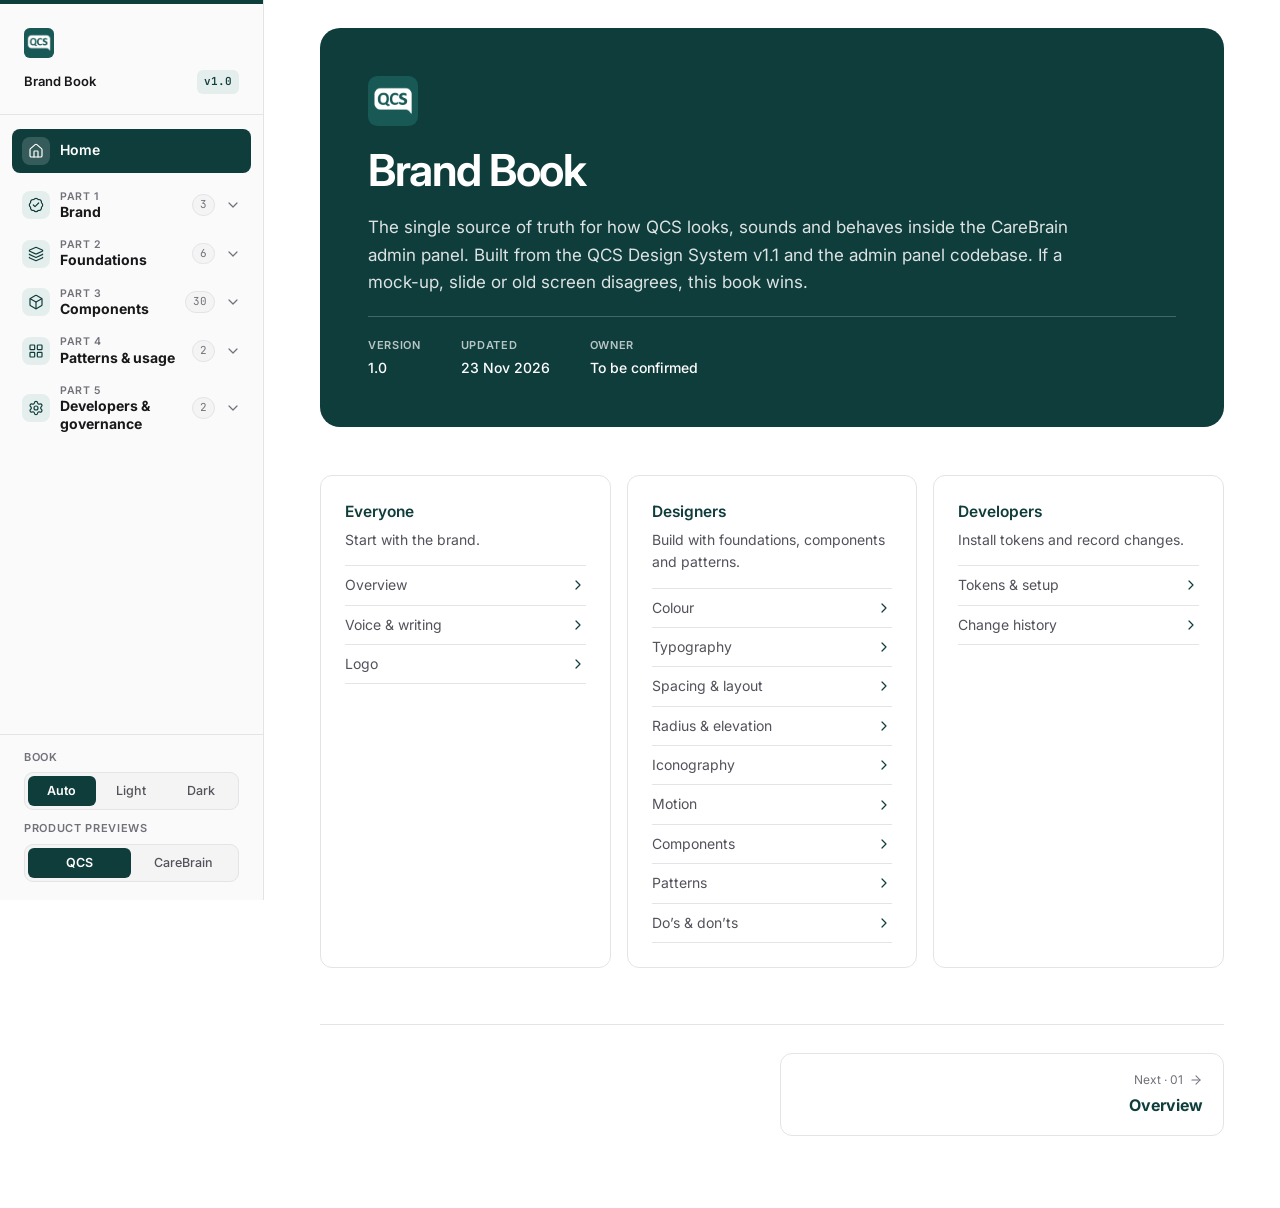
<file: qcs/index.html>
<!doctype html>
<html lang="en">
<head>
<meta charset="utf-8">
<meta name="viewport" content="width=device-width, initial-scale=1, viewport-fit=cover">
<title>QCS Brand Book</title>
<meta name="claude:viewport-fit-sides" content="cover">
<link rel="preconnect" href="https://fonts.googleapis.com">
<link rel="preconnect" href="https://fonts.gstatic.com" crossorigin>
<link rel="stylesheet" href="https://fonts.googleapis.com/css2?family=Inter:wght@400;500;600;700&family=JetBrains+Mono:wght@400;500&display=swap">
<style>
/* =====================================================================
   BOOK THEME. Neutral and identical for every product. Never brand it.
   Layout: fixed left navigation by part; one continuous 960px reading
   column; product styling lives only inside .p preview frames.
   ===================================================================== */
:root {
  --bk-bg: #ffffff; --bk-side: #fafafa; --bk-sunk: #f4f4f5; --bk-panel: #ffffff;
  --bk-border: #e4e4e7; --bk-border-2: #d4d4d8;
  --bk-text: #18181b; --bk-text-2: #52525b; --bk-text-3: #71717a;
  --bk-invert: #18181b; --bk-on-invert: #ffffff;
  --bk-ok: #15803d; --bk-ok-bg: #ecfdf3; --bk-no: #b91c1c; --bk-no-bg: #fef2f2; --bk-warn: #a16207; --bk-warn-bg: #fefce8; --bk-info: #1d4ed8; --bk-info-bg: #eff6ff;
  --bk-focus: #2563eb; --bk-code: #f4f4f5;
  --bk-font: "Inter", system-ui, -apple-system, "Segoe UI", sans-serif;
  --bk-mono: "JetBrains Mono", ui-monospace, Menlo, Consolas, monospace;
  --bk-r: 12px; --bk-r-sm: 8px; --bk-side-w: 264px; --bk-col: 960px; --bk-gut: 56px;
}
@media (prefers-color-scheme: dark) {
  :root:not([data-theme="light"]) {
    --bk-bg: #0e0e10; --bk-side: #121215; --bk-sunk: #18181b; --bk-panel: #141417;
    --bk-border: #27272a; --bk-border-2: #3f3f46;
    --bk-text: #fafafa; --bk-text-2: #a1a1aa; --bk-text-3: #8b8b94;
    --bk-invert: #fafafa; --bk-on-invert: #18181b;
    --bk-ok: #4ade80; --bk-ok-bg: #0f2a1a; --bk-no: #f87171; --bk-no-bg: #2c1212; --bk-warn: #facc15; --bk-warn-bg: #2a2408; --bk-info: #93c5fd; --bk-info-bg: #0f1d33;
    --bk-focus: #60a5fa; --bk-code: #1d1d21;
    color-scheme: dark;
  }
}
:root[data-theme="dark"] {
  --bk-bg: #0e0e10; --bk-side: #121215; --bk-sunk: #18181b; --bk-panel: #141417;
  --bk-border: #27272a; --bk-border-2: #3f3f46;
  --bk-text: #fafafa; --bk-text-2: #a1a1aa; --bk-text-3: #8b8b94;
  --bk-invert: #fafafa; --bk-on-invert: #18181b;
  --bk-ok: #4ade80; --bk-ok-bg: #0f2a1a; --bk-no: #f87171; --bk-no-bg: #2c1212; --bk-warn: #facc15; --bk-warn-bg: #2a2408; --bk-info: #93c5fd; --bk-info-bg: #0f1d33;
  --bk-focus: #60a5fa; --bk-code: #1d1d21;
  color-scheme: dark;
}

* { box-sizing: border-box; }
html { scroll-behavior: smooth; }
html, body { margin: 0; }
body { background: var(--bk-bg); color: var(--bk-text); font-family: var(--bk-font); font-size: 15px; line-height: 1.6; -webkit-font-smoothing: antialiased; }
img { max-width: 100%; }
a { color: inherit; }
h1, h2, h3, h4, p, ul, ol, dl, figure { margin: 0; }
h1, h2, h3 { text-wrap: balance; }
button { font: inherit; color: inherit; }
:focus-visible { outline: 2px solid var(--bk-focus); outline-offset: 2px; border-radius: 4px; }
code, .mono { font-family: var(--bk-mono); font-size: 12.5px; }
:not(pre) > code { padding: 1px 6px; border-radius: 5px; background: var(--bk-code); border: 1px solid var(--bk-border); white-space: nowrap; }
.logo { display: block; width: var(--lw, 140px); max-width: 100%; height: auto; object-fit: contain; }
.ico { width: 16px; height: 16px; flex: none; }
.sec, .comp, .demo, .stack, .hero, .ch-head, .rule, .dd, .who { grid-template-columns: minmax(0, 1fr); }
.vh { position: absolute; width: 1px; height: 1px; overflow: hidden; clip: rect(0 0 0 0); white-space: nowrap; }

/* Sidebar */
.side { position: fixed; inset: 0 auto 0 0; width: var(--bk-side-w); display: flex; flex-direction: column; background: var(--bk-side); border-right: 1px solid var(--bk-border); z-index: 30; padding-left: env(safe-area-inset-left, 0px); }
.side__head { display: flex; flex-direction: column; gap: 12px; padding: calc(24px + env(safe-area-inset-top, 0px)) 24px 20px; border-bottom: 1px solid var(--bk-border); }
.side__title { display: flex; align-items: center; justify-content: space-between; gap: 8px; font-size: 13px; font-weight: 600; }
.side__ver { font-family: var(--bk-mono); font-size: 11px; font-weight: 500; color: var(--bk-text-3); padding: 2px 6px; border: 1px solid var(--bk-border); border-radius: 6px; }
.side__nav { flex: 1; overflow-y: auto; padding: 16px 12px; display: flex; flex-direction: column; gap: 18px; }
.nav-group { display: flex; flex-direction: column; gap: 1px; }
.nav-group__title { padding: 0 12px 6px; font-size: 11px; font-weight: 600; letter-spacing: .06em; text-transform: uppercase; color: var(--bk-text-3); }
.nav-link { display: block; padding: 6px 12px; border-radius: var(--bk-r-sm); font-size: 14px; font-weight: 500; color: var(--bk-text-2); text-decoration: none; }
.nav-link--sub { padding: 4px 12px 4px 24px; font-size: 13px; font-weight: 400; color: var(--bk-text-3); }
.nav-link:hover { background: var(--bk-sunk); color: var(--bk-text); }
.nav-link[aria-current] { background: var(--bk-panel); color: var(--bk-text); box-shadow: 0 0 0 1px var(--bk-border), 0 1px 2px rgba(0,0,0,.04); }
.side__foot { padding: 14px 24px calc(18px + env(safe-area-inset-bottom, 0px)); border-top: 1px solid var(--bk-border); display: grid; gap: 10px; }
.side__foot > div { display: grid; gap: 6px; }
.seg { display: grid; grid-auto-flow: column; grid-auto-columns: 1fr; gap: 2px; padding: 3px; border-radius: 9px; background: var(--bk-sunk); border: 1px solid var(--bk-border); }
.seg button { border: 0; background: transparent; padding: 5px 8px; border-radius: 6px; font-size: 12.5px; font-weight: 500; color: var(--bk-text-2); cursor: pointer; }
.seg button[aria-pressed="true"] { background: var(--bk-panel); color: var(--bk-text); box-shadow: 0 0 0 1px var(--bk-border), 0 1px 2px rgba(0,0,0,.06); }
.label { font-size: 11px; font-weight: 600; letter-spacing: .06em; text-transform: uppercase; color: var(--bk-text-3); }
.topbar { display: none; }

/* Page rhythm: chapter 72 / section 56 / block 20 / heading 6 */
.main { margin-left: var(--bk-side-w); min-height: 100vh; }
.wrap { max-width: calc(var(--bk-col) + 2 * var(--bk-gut)); margin: 0 auto; padding-left: max(var(--bk-gut), env(safe-area-inset-left, 0px)); padding-right: max(var(--bk-gut), env(safe-area-inset-right, 0px)); }
.chapter { padding-block: 72px; }
.chapter + .chapter { border-top: 1px solid var(--bk-border); }
.part { background: var(--bk-sunk); border-top: 1px solid var(--bk-border); border-bottom: 1px solid var(--bk-border); }
.part .wrap { padding-block: 44px; display: grid; gap: 6px; }
.part__n { font-family: var(--bk-mono); font-size: 12px; color: var(--bk-text-3); text-transform: uppercase; letter-spacing: .06em; }
.part h2 { font-size: 40px; line-height: 1.1; font-weight: 650; letter-spacing: -.03em; }
.part p { font-size: 16px; color: var(--bk-text-2); }
.ch-head { display: grid; gap: 10px; padding-bottom: 28px; margin-bottom: 40px; border-bottom: 1px solid var(--bk-border); }
.ch-head h1 { font-size: 32px; line-height: 1.2; font-weight: 650; letter-spacing: -.025em; }
.ch-head p { font-size: 16.5px; line-height: 1.6; color: var(--bk-text-2); max-width: 68ch; }
.ch-src { display: inline-flex; align-items: center; gap: 6px; justify-self: start; font-size: 12.5px; color: var(--bk-text-3); text-decoration: none; }
.ch-src:hover { color: var(--bk-text); }
.sec { display: grid; gap: 20px; scroll-margin-top: 24px; }
.sec + .sec { margin-top: 56px; }
.sec-head { display: grid; gap: 6px; max-width: 68ch; }
.sec-head h2 { font-size: 20px; line-height: 1.3; font-weight: 600; letter-spacing: -.01em; }
.sec-head p { color: var(--bk-text-2); }
.sec-head--row { display: flex; flex-wrap: wrap; align-items: flex-end; justify-content: space-between; gap: 12px; max-width: none; }
.prose { display: grid; gap: 14px; max-width: 70ch; }
.prose p { color: var(--bk-text-2); }
.prose p:first-child { color: var(--bk-text); font-size: 16px; }
.muted { color: var(--bk-text-2); }
.small { font-size: 13px; color: var(--bk-text-3); }

/* Book components */
.card { background: var(--bk-panel); border: 1px solid var(--bk-border); border-radius: var(--bk-r); padding: 24px; min-width: 0; }
.card h3 { font-size: 15.5px; font-weight: 600; }
.card p { font-size: 14px; color: var(--bk-text-2); }
.grid-2 { display: grid; grid-template-columns: repeat(2, minmax(0, 1fr)); gap: 16px; }
.grid-3 { display: grid; grid-template-columns: repeat(3, minmax(0, 1fr)); gap: 16px; }
.stack { display: grid; gap: 8px; align-content: start; }
.tbl-wrap { overflow-x: auto; border: 1px solid var(--bk-border); border-radius: var(--bk-r); background: var(--bk-panel); }
.tbl { width: 100%; border-collapse: collapse; font-size: 14px; line-height: 1.5; min-width: 560px; }
.tbl th { text-align: left; padding: 11px 16px; font-size: 12px; font-weight: 600; color: var(--bk-text-3); background: var(--bk-sunk); border-bottom: 1px solid var(--bk-border); white-space: nowrap; }
.tbl td { padding: 12px 16px; border-bottom: 1px solid var(--bk-border); vertical-align: top; color: var(--bk-text-2); }
.tbl tr:last-child td { border-bottom: 0; }
.tbl td:first-child { font-weight: 500; color: var(--bk-text); }
.tbl--fixed td:first-child { width: 30%; }
.tbl--wide { min-width: 900px; }
.tbl--wide td:nth-child(4) { min-width: 240px; }
.rule { display: grid; gap: 12px; align-content: start; }
.rule__tag { display: inline-flex; align-items: center; gap: 6px; font-size: 13px; font-weight: 600; }
.rule--do .rule__tag { color: var(--bk-ok); }
.rule--dont .rule__tag { color: var(--bk-no); }
.list { list-style: none; padding: 0; display: grid; gap: 8px; }
.list li { position: relative; padding-left: 18px; font-size: 14px; color: var(--bk-text-2); }
.list li::before { content: ""; position: absolute; left: 3px; top: .62em; width: 6px; height: 6px; border-radius: 50%; background: var(--bk-border-2); }
.rows { list-style: none; padding: 0; border-top: 1px solid var(--bk-border); }
.rows li { display: grid; grid-template-columns: 40px 220px minmax(0, 1fr); gap: 16px; padding: 14px 0; border-bottom: 1px solid var(--bk-border); align-items: baseline; }
.rows b { font-size: 15px; font-weight: 600; }
.rows p { font-size: 14.5px; color: var(--bk-text-2); }
.num { font-family: var(--bk-mono); font-size: 12px; color: var(--bk-text-3); font-variant-numeric: tabular-nums; }
.btn { display: inline-flex; align-items: center; gap: 8px; padding: 7px 12px; border-radius: var(--bk-r-sm); border: 1px solid var(--bk-border); background: var(--bk-panel); font-size: 13px; font-weight: 500; cursor: pointer; color: var(--bk-text); text-decoration: none; }
.btn:hover { border-color: var(--bk-border-2); background: var(--bk-sunk); }
.copy { all: unset; cursor: pointer; font-family: var(--bk-mono); font-size: 12px; color: var(--bk-text-2); border-radius: 4px; }
.copy:hover { color: var(--bk-text); text-decoration: underline; }
.copy:focus-visible { outline: 2px solid var(--bk-focus); outline-offset: 2px; }
pre.code { position: relative; margin: 0; padding: 16px 18px; border-radius: var(--bk-r); background: var(--bk-code); border: 1px solid var(--bk-border); overflow-x: auto; font-family: var(--bk-mono); font-size: 12.5px; line-height: 1.7; }
pre.code .btn { position: absolute; top: 8px; right: 8px; padding: 4px 10px; font-family: var(--bk-font); font-size: 12px; }
.badge { display: inline-flex; padding: 2px 8px; border-radius: 999px; font-size: 11.5px; font-weight: 600; white-space: nowrap; }
.badge--ok { background: var(--bk-ok-bg); color: var(--bk-ok); }
.badge--no { background: var(--bk-no-bg); color: var(--bk-no); }
.badge--warn { background: var(--bk-warn-bg); color: var(--bk-warn); }
.badge--info { background: var(--bk-info-bg); color: var(--bk-info); }
.badge--muted { background: var(--bk-sunk); color: var(--bk-text-2); }
.frame { border: 1px solid var(--bk-border); border-radius: var(--bk-r); overflow: hidden; min-width: 0; }
.frame__bar { display: flex; flex-wrap: wrap; align-items: center; justify-content: space-between; gap: 8px 12px; padding: 9px 16px; background: var(--bk-sunk); border-bottom: 1px solid var(--bk-border); font-size: 12px; color: var(--bk-text-3); font-weight: 500; }
.frame__body { padding: 32px; }
.frame__body--center { display: grid; place-items: center; min-height: 220px; }
.toast { position: fixed; left: 50%; bottom: calc(24px + env(safe-area-inset-bottom, 0px)); transform: translate(-50%, 12px); padding: 9px 16px; border-radius: 999px; background: var(--bk-invert); color: var(--bk-on-invert); font-size: 13px; font-weight: 500; opacity: 0; pointer-events: none; transition: opacity .2s, transform .2s; z-index: 60; }
.toast.on { opacity: 1; transform: translate(-50%, 0); }

/* Home */
.hero { display: grid; gap: 20px; }
.hero h1 { font-size: 44px; line-height: 1.1; font-weight: 650; letter-spacing: -.03em; }
.hero > p { font-size: 17px; color: var(--bk-text-2); max-width: 64ch; }
.meta { display: flex; flex-wrap: wrap; gap: 8px 40px; padding-top: 20px; border-top: 1px solid var(--bk-border); }
.meta div { display: grid; gap: 2px; }
.meta dd { margin: 0; font-size: 14px; font-weight: 500; }
.who { display: grid; gap: 14px; align-content: start; }
.who ul { list-style: none; padding: 0; display: grid; border-top: 1px solid var(--bk-border); }
.who a { display: flex; justify-content: space-between; align-items: center; padding: 8px 0; border-bottom: 1px solid var(--bk-border); font-size: 14px; color: var(--bk-text-2); text-decoration: none; }
.who a:hover { color: var(--bk-text); }

/* Logo */
.clear { width: min(100%, 400px); margin: 0 auto; }
.clear__box { position: relative; padding: 16.66%; outline: 1px dashed var(--brand-text); background-image: repeating-linear-gradient(45deg, transparent 0 7px, var(--brand-tint) 7px 8px); }
.clear__box .logo { background: var(--card); }
.clear__x { position: absolute; font: 600 11px/1 var(--bk-mono); color: var(--brand-text); transform: translate(-50%, -50%); }
.sizes { display: flex; flex-wrap: wrap; align-items: flex-end; justify-content: center; gap: 28px; }
.sizes figure { display: grid; gap: 10px; }
.sizes figcaption { font-size: 12px; color: var(--ink-muted); font-weight: 500; }
.bgs { display: grid; grid-template-columns: repeat(4, minmax(0, 1fr)); gap: 16px; }
.bgs figure { display: grid; gap: 10px; min-width: 0; }
.bgs__face { display: grid; place-items: center; aspect-ratio: 3 / 2; border-radius: var(--bk-r); border: 1px solid var(--bk-border); padding: 16px; }
.bgs figcaption { display: flex; flex-wrap: wrap; align-items: center; gap: 6px; font-size: 13px; font-weight: 500; }
.bgs figcaption .ico { color: var(--bk-ok); }
.never { list-style: none; padding: 0; display: grid; grid-template-columns: repeat(2, minmax(0, 1fr)); column-gap: 32px; }
.never li { display: grid; grid-template-columns: 18px minmax(0, 1fr); gap: 10px; padding: 11px 0; border-bottom: 1px solid var(--bk-border); font-size: 14px; color: var(--bk-text-2); }
.never .ico { margin-top: 3px; color: var(--bk-no); }

/* Colour */
.core { display: grid; grid-template-columns: 1.2fr 1fr 1fr; gap: 16px; }
.core__sw { display: flex; flex-direction: column; justify-content: space-between; gap: 32px; min-height: 200px; padding: 20px; border-radius: var(--bk-r); border: 1px solid var(--bk-border); }
.core__sw b { font-size: 18px; font-weight: 600; }
.core__sw dl { display: grid; grid-template-columns: 64px minmax(0, 1fr); gap: 4px 12px; font-size: 12.5px; }
.core__sw dt { opacity: .7; }
.core__sw dd { margin: 0; font-family: var(--bk-mono); }
.core__sw .copy { color: inherit; }
.tok-group { display: grid; gap: 10px; }
.tok-group + .tok-group { margin-top: 24px; }
.tok-grid { display: grid; grid-template-columns: repeat(auto-fill, minmax(210px, 1fr)); gap: 12px; }
.tok { display: grid; grid-template-columns: 44px minmax(0, 1fr); gap: 12px; align-items: center; padding: 10px 12px; border: 1px solid var(--bk-border); border-radius: var(--bk-r); background: var(--bk-panel); min-width: 0; }
.tok__chip { display: grid; grid-template-rows: 1fr 1fr; width: 44px; height: 44px; border-radius: 8px; overflow: hidden; box-shadow: inset 0 0 0 1px rgba(128,128,128,.28); }
.tok__body { display: grid; gap: 1px; min-width: 0; justify-items: start; }
.tok__name { font-family: var(--bk-mono); font-size: 12.5px; font-weight: 500; color: var(--bk-text); overflow-wrap: anywhere; }
.tok__ref { font-family: var(--bk-mono); font-size: 11px; color: var(--bk-text-3); overflow-wrap: anywhere; }
.tok__use { font-size: 12px; color: var(--bk-text-2); line-height: 1.4; }
.ramp { display: grid; grid-template-columns: 80px minmax(0, 1fr); gap: 16px; align-items: center; }
.ramp + .ramp { margin-top: 12px; }
.ramp__name { font-size: 13px; font-weight: 600; }
.ramp__steps { display: grid; grid-auto-flow: column; grid-auto-columns: minmax(0, 1fr); border-radius: var(--bk-r-sm); overflow: hidden; border: 1px solid var(--bk-border); }
.step { all: unset; cursor: pointer; display: flex; flex-direction: column; justify-content: flex-end; min-height: 60px; padding: 6px; font-family: var(--bk-mono); font-size: 10px; line-height: 1.3; }
.step:focus-visible { outline: 2px solid var(--bk-focus); outline-offset: -2px; }

/* Type */
.face { display: grid; grid-template-columns: 140px minmax(0, 1fr); gap: 24px; align-items: center; }
.face__aa { font-size: 88px; line-height: .9; letter-spacing: -.03em; color: var(--ink); }
.face__glyphs { font-size: 16px; line-height: 1.5; color: var(--ink-soft); overflow-wrap: anywhere; }
.scale__row { display: grid; grid-template-columns: 170px minmax(0, 1fr); gap: 24px; align-items: baseline; padding: 16px 28px; border-bottom: 1px solid var(--line); }
.scale__row:last-child { border-bottom: 0; }
.scale__meta { display: grid; gap: 2px; font-family: var(--bk-mono); font-size: 11.5px; color: var(--ink-muted); }
.scale__meta b { font-size: 12.5px; color: var(--ink); font-weight: 500; }
.scale__sample { min-width: 0; overflow-wrap: anywhere; color: var(--ink); }

/* Spacing, radius, elevation */
.space-row { display: grid; grid-template-columns: 90px 56px minmax(0, 1fr); gap: 16px; align-items: center; padding: 8px 0; border-bottom: 1px solid var(--bk-border); }
.space-row:last-child { border-bottom: 0; }
.space-row i { display: block; height: 12px; border-radius: 3px; background: var(--bk-invert); opacity: .8; max-width: 100%; }
.gridviz { position: relative; display: grid; grid-template-columns: repeat(12, 1fr); gap: 8px; height: 132px; }
.gridviz i { background: var(--brand-tint); border-radius: 4px; }
.gridviz__spans { position: absolute; inset: auto 0 16px; display: grid; grid-template-columns: repeat(12, 1fr); gap: 8px; }
.gridviz__spans div { height: 44px; border-radius: 6px; display: grid; place-items: center; font-size: 12px; font-weight: 600; }
.radii { display: grid; grid-template-columns: repeat(auto-fill, minmax(112px, 1fr)); gap: 16px; }
.rad { display: grid; gap: 8px; }
.rad__shape { aspect-ratio: 1; background: var(--card); border: 1.5px solid var(--brand-text); }
.rad b { font-family: var(--bk-mono); font-size: 12px; font-weight: 500; color: var(--ink); }
.rad span { font-size: 12px; color: var(--ink-muted); }
.shadows { display: grid; grid-template-columns: repeat(auto-fill, minmax(170px, 1fr)); gap: 28px; }
.shd { display: grid; gap: 10px; }
.shd__box { height: 92px; border-radius: var(--radius-xl); background: var(--card); }
.shd b { font-family: var(--bk-mono); font-size: 12px; font-weight: 500; color: var(--ink); }
.shd span { font-size: 12px; color: var(--ink-muted); }
.callout { display: grid; grid-template-columns: 20px minmax(0, 1fr); gap: 12px; padding: 16px 20px; border-radius: var(--bk-r); background: var(--bk-info-bg); color: var(--bk-text); font-size: 14px; }
.callout .ico { margin-top: 3px; color: var(--bk-info); }

/* Icons */
.icons { display: grid; grid-template-columns: repeat(auto-fill, minmax(96px, 1fr)); }
.icon { all: unset; cursor: pointer; display: grid; justify-items: center; gap: 10px; padding: 20px 6px; color: var(--ink); box-shadow: inset -1px -1px 0 var(--line); transition: background-color .15s; }
.icon:hover { background: var(--sand); }
.icon:focus-visible { outline: 2px solid var(--bk-focus); outline-offset: -2px; }
.icon svg { width: 24px; height: 24px; }
.icon span { font-family: var(--bk-mono); font-size: 10.5px; color: var(--ink-muted); }

/* Motion */
.curve { display: grid; gap: 12px; align-content: start; }
.curve svg { width: 100%; max-width: 180px; height: auto; }
.plot-grid { stroke: var(--bk-border); fill: none; }
.plot-line { stroke: var(--bk-text); stroke-width: 2.5; fill: none; stroke-linecap: round; }
.plot-handle { stroke: var(--bk-text-3); stroke-dasharray: 3 3; fill: none; }
.plot-pt { fill: var(--bk-panel); stroke: var(--bk-text-3); stroke-width: 1.5; }
.track { position: relative; height: 32px; border-radius: 999px; background: var(--bk-sunk); border: 1px solid var(--bk-border); }
.track i { position: absolute; top: 4px; left: 4px; width: 22px; height: 22px; border-radius: 50%; background: var(--bk-invert); transition: transform 1.2s var(--e, linear); }
.track.on i { transform: translateX(calc(var(--w, 200px) - 32px)); }
.dur { display: grid; grid-template-columns: 70px minmax(0, 1fr); gap: 14px; align-items: center; padding: 5px 0; }
.dur b { font-family: var(--bk-mono); font-size: 12px; font-weight: 500; text-align: right; }
.dur__bar { height: 28px; display: flex; align-items: center; padding: 0 10px; border-radius: 6px; background: var(--bk-sunk); border: 1px solid var(--bk-border); font-size: 12.5px; color: var(--bk-text-2); white-space: nowrap; overflow: hidden; }

/* Component doc block */
.comp { display: grid; gap: 20px; scroll-margin-top: 24px; }
.comp + .comp { margin-top: 64px; padding-top: 64px; border-top: 1px solid var(--bk-border); }
.comp-head { display: grid; gap: 6px; }
.comp-head h2 { font-size: 22px; font-weight: 600; letter-spacing: -.015em; }
.comp-head p { color: var(--bk-text-2); max-width: 68ch; }
.comp-body { display: grid; grid-template-columns: minmax(0, 1.5fr) minmax(0, 1fr); gap: 16px; align-items: start; }
.spec { display: grid; padding: 4px 20px; }
.spec div { display: grid; grid-template-columns: 92px minmax(0, 1fr); gap: 12px; padding: 11px 0; border-bottom: 1px solid var(--bk-border); font-size: 13.5px; }
.spec div:last-child { border-bottom: 0; }
.spec dt { color: var(--bk-text-3); }
.spec dd { margin: 0; color: var(--bk-text); min-width: 0; }
.dd { display: grid; gap: 16px; }
.dd .card { padding: 18px 20px; }
.dd p { font-size: 14px; color: var(--bk-text); }
.demo { display: grid; gap: 24px; }
.demo__row { display: flex; flex-wrap: wrap; align-items: center; gap: 12px 16px; }
.demo__label { font-family: var(--bk-mono); font-size: 11px; color: var(--ink-muted); text-transform: uppercase; letter-spacing: .04em; }
.states { display: grid; grid-template-columns: repeat(auto-fill, minmax(124px, 1fr)); gap: 16px; }
.states figure { display: grid; gap: 8px; justify-items: start; }
.states figcaption { font-size: 12px; color: var(--ink-muted); }
.sec + .comp { margin-top: 64px; padding-top: 64px; border-top: 1px solid var(--bk-border); }
.tbl--log td:nth-child(1) { width: 24%; } .tbl--log td:nth-child(2) { width: 10%; } .tbl--log td:nth-child(3) { width: 14%; }
.vis { padding: 14px; border-radius: 10px; margin: 2px 0 6px; border: 1px solid var(--bk-border); }
.tbl--voice { min-width: 900px; }
.tbl--voice td { min-width: 110px; }
.icon-tools { display: inline-flex; flex-wrap: wrap; align-items: center; gap: 8px; }
.icon-filter { height: 30px; width: 180px; max-width: 100%; padding: 0 10px; border: 1px solid var(--bk-border); border-radius: 8px; background: var(--bk-panel); color: var(--bk-text); font: inherit; font-size: 13px; }
.icon span { overflow-wrap: anywhere; text-align: center; }
.lib-sum { display: flex; flex-wrap: wrap; gap: 8px 32px; padding: 16px 20px; border: 1px solid var(--bk-border); border-radius: var(--bk-r); background: var(--bk-sunk); }
.lib-sum div { display: grid; gap: 2px; }
.lib-sum b { font-size: 18px; font-weight: 600; font-variant-numeric: tabular-nums; }
.tbl a { color: var(--bk-text); text-decoration: none; }
.tbl a:hover { text-decoration: underline; }
.comp-title { display: flex; flex-wrap: wrap; align-items: center; gap: 8px 12px; }
.comp-meta { display: inline-flex; flex-wrap: wrap; gap: 6px; align-items: center; }
.ver { font-family: var(--bk-mono); font-size: 11.5px; font-weight: 500; padding: 2px 8px; border-radius: 999px; border: 1px solid var(--bk-border); color: var(--bk-text-2); background: var(--bk-panel); }
.clog { border: 1px solid var(--bk-border); border-radius: var(--bk-r); background: var(--bk-panel); }
.clog summary { list-style: none; display: flex; align-items: center; justify-content: space-between; gap: 12px; padding: 12px 20px; font-size: 13.5px; font-weight: 600; cursor: pointer; }
.clog summary::-webkit-details-marker { display: none; }
.clog summary .ico { transition: transform .2s; color: var(--bk-text-3); }
.clog[open] summary .ico { transform: rotate(180deg); }
.clog ol { list-style: none; margin: 0; padding: 0 20px 8px; }
.clog li { display: grid; grid-template-columns: 72px 104px minmax(0, 1fr); gap: 12px; padding: 10px 0; border-top: 1px solid var(--bk-border); font-size: 13.5px; color: var(--bk-text-2); }
.clog li b { font-family: var(--bk-mono); font-size: 12px; font-weight: 500; color: var(--bk-text); }
@media (max-width: 640px) { .clog li { grid-template-columns: 64px minmax(0, 1fr); } .clog li span:last-child { grid-column: 1 / -1; } }

/* =====================================================================
   PRODUCT COMPONENTS. Read only product tokens, so they work for any
   product. tools/build.js copies the block below to tokens/components.css.
   ===================================================================== */
/* =====================================================================
   QCS BOOK ACCENT. The book frame carries the QCS primary teal in
   active, selected and signpost areas. Lighter teal in the dark book.
   ===================================================================== */
:root { --bk-accent: #0F3D3C; --bk-accent-hover: #155150; --bk-accent-text: #0F3D3C; --bk-accent-tint: #E4EFED; --bk-on-accent: #FFFFFF; --bk-focus: #0F3D3C; --bk-hero: #0F3D3C; }
@media (prefers-color-scheme: dark) {
  :root:not([data-theme="light"]) { --bk-accent: #326668; --bk-accent-hover: #3B7577; --bk-accent-text: #8CC2BA; --bk-accent-tint: rgba(50,102,104,.28); --bk-focus: #8CC2BA; --bk-hero: #123F3E; }
}
:root[data-theme="dark"] { --bk-accent: #326668; --bk-accent-hover: #3B7577; --bk-accent-text: #8CC2BA; --bk-accent-tint: rgba(50,102,104,.28); --bk-focus: #8CC2BA; --bk-hero: #123F3E; }

/* Sidebar */
.side__head { border-top: 4px solid var(--bk-accent); }
.side__ver { color: var(--bk-accent-text); background: var(--bk-accent-tint); border-color: transparent; font-weight: 600; }
.nav-group__title { color: var(--bk-accent-text); }
.nav-link:hover { background: var(--bk-accent-tint); color: var(--bk-accent-text); }
.nav-link[aria-current] { background: var(--bk-accent); color: var(--bk-on-accent); box-shadow: none; font-weight: 600; }
.nav-link--sub[aria-current] { background: var(--bk-accent-tint); color: var(--bk-accent-text); }
.seg button[aria-pressed="true"] { background: var(--bk-accent); color: var(--bk-on-accent); box-shadow: none; font-weight: 600; }

/* Home hero */
.hero { background: var(--bk-hero); color: #FFFFFF; border-radius: 20px; padding: 48px; }
.hero h1 { color: #FFFFFF; }
.hero > p { color: rgba(255,255,255,.86); }
.hero .meta { border-top-color: rgba(255,255,255,.22); }
.hero .meta .label { color: rgba(255,255,255,.7); }
.hero .meta dd { color: #FFFFFF; }
.who h3 { color: var(--bk-accent-text); }
.who a:hover { color: var(--bk-accent-text); }
.who a .ico { color: var(--bk-accent-text); }

/* Part banners and chapter heads */
.part { background: var(--bk-hero); border-color: var(--bk-hero); }
.part h2 { color: #FFFFFF; }
.part p { color: rgba(255,255,255,.82); }
.part__n { color: #8CC2BA; font-weight: 600; }
.ch-head { border-bottom: 1px solid var(--bk-border); box-shadow: inset 0 -3px 0 -1px transparent; position: relative; }
.ch-head::after { content: ""; position: absolute; left: 0; bottom: -2px; width: 72px; height: 3px; border-radius: 3px; background: var(--bk-accent); }
.ch-src:hover { color: var(--bk-accent-text); }

/* Links, buttons and small accents */
.tbl a { color: var(--bk-accent-text); font-weight: 600; }
.copy:hover { color: var(--bk-accent-text); }
.btn:hover { border-color: var(--bk-accent); color: var(--bk-accent-text); background: var(--bk-accent-tint); }
.callout { background: var(--bk-accent-tint); }
.callout .ico { color: var(--bk-accent-text); }
.toast { background: var(--bk-accent); color: var(--bk-on-accent); }
.space-row i, .track i { background: var(--bk-accent); opacity: 1; }
.icon:hover { color: var(--bk-accent-text); }
::selection { background: #E4EFED; color: #0F3D3C; }
@media (max-width: 720px) { .hero { padding: 28px 20px; } }

/* Sidebar accordion */
.side__nav { gap: 4px; padding: 14px 12px 20px; }
.nav-link { display: flex; align-items: center; gap: 10px; }
.nav-acc__icon { display: grid; place-items: center; flex: none; width: 28px; height: 28px; border-radius: 8px; background: var(--bk-accent-tint); color: var(--bk-accent-text); transition: background .16s, color .16s; }
.nav-link--home { padding: 8px 10px; font-size: 14px; font-weight: 700; color: var(--bk-text); margin-bottom: 6px; }
.nav-link--home[aria-current] .nav-acc__icon { background: rgba(255,255,255,.16); color: #FFFFFF; }
.nav-acc { border-radius: 10px; }
.nav-acc__head { list-style: none; display: flex; align-items: center; gap: 10px; padding: 7px 10px; border-radius: 8px; cursor: pointer; color: var(--bk-text); user-select: none; }
.nav-acc__head::-webkit-details-marker, .nav-sub > summary::-webkit-details-marker { display: none; }
.nav-acc__head:hover { background: var(--bk-accent-tint); }
.nav-acc[open] > .nav-acc__head .nav-acc__icon { background: var(--bk-accent); color: var(--bk-on-accent); }
.nav-acc__title { flex: 1; min-width: 0; display: grid; font-size: 14px; font-weight: 700; line-height: 1.25; }
.nav-acc__title small { font-size: 10.5px; font-weight: 600; letter-spacing: .06em; text-transform: uppercase; color: var(--bk-text-3); }
.nav-acc__count { flex: none; font-family: var(--bk-mono); font-size: 11px; color: var(--bk-text-3); padding: 1px 7px; border-radius: 999px; background: var(--bk-sunk); border: 1px solid var(--bk-border); }
.nav-chev { flex: none; color: var(--bk-text-3); transition: transform .2s; }
.nav-acc[open] > .nav-acc__head .nav-chev, .nav-sub[open] > summary .nav-chev { transform: rotate(180deg); }
.nav-acc__body { display: flex; flex-direction: column; gap: 1px; margin: 4px 0 8px 23px; padding-left: 10px; border-left: 1px solid var(--bk-border); }
.nav-link__n { flex: none; min-width: 18px; font-family: var(--bk-mono); font-size: 11px; color: var(--bk-text-3); }
.nav-link[aria-current] .nav-link__n { color: rgba(255,255,255,.7); }
.nav-sub > summary { list-style: none; display: flex; align-items: center; gap: 8px; padding: 6px 10px; border-radius: 8px; cursor: pointer; font-size: 13px; font-weight: 600; color: var(--bk-text-2); user-select: none; }
.nav-sub > summary:hover { background: var(--bk-accent-tint); color: var(--bk-accent-text); }
.nav-sub__title { flex: 1; }
.nav-sub[open] > summary { color: var(--bk-accent-text); }
.nav-sub__body { display: flex; flex-direction: column; gap: 1px; margin: 2px 0 6px 12px; padding-left: 8px; border-left: 1px solid var(--bk-border); }
.nav-link--sub { padding: 5px 10px; font-size: 13px; }

/* Wider reading area */
:root { --bk-col: 1240px; }
.prose { max-width: 92ch; }
.ch-head p { max-width: 92ch; }
body.paged .chapter { padding-top: 28px; }

/* Sticky chapter header: soft teal panel that compacts on scroll */
:root { --bk-head-bg: rgba(228,239,237,.72); --bk-head-line: rgba(15,61,60,.10); --bk-head-shadow: 0 8px 24px -12px rgba(15,61,60,.22); }
@media (prefers-color-scheme: dark) { :root:not([data-theme="light"]) { --bk-head-bg: rgba(38,78,80,.55); --bk-head-line: rgba(140,194,186,.16); --bk-head-shadow: 0 8px 24px -12px rgba(0,0,0,.6); } }
:root[data-theme="dark"] { --bk-head-bg: rgba(38,78,80,.55); --bk-head-line: rgba(140,194,186,.16); --bk-head-shadow: 0 8px 24px -12px rgba(0,0,0,.6); }
.ch-head { position: sticky; top: 16px; z-index: 20; gap: 8px; margin-bottom: 40px; padding: 26px 32px 24px 36px; border: 1px solid var(--bk-head-line); border-radius: 16px; background: var(--bk-head-bg); -webkit-backdrop-filter: blur(12px) saturate(1.2); backdrop-filter: blur(12px) saturate(1.2); transition: padding .2s ease, box-shadow .2s ease; }
.ch-head::after { left: 0; top: 22px; bottom: 22px; width: 4px; height: auto; border-radius: 0 4px 4px 0; transition: top .2s ease, bottom .2s ease; }
.ch-head h1 { transition: font-size .2s ease; }
body.head-stuck .ch-head { padding: 12px 24px 12px 28px; box-shadow: var(--bk-head-shadow); }
body.head-stuck .ch-head::after { top: 12px; bottom: 12px; }
body.head-stuck .ch-head::before { content: ""; position: absolute; left: -2px; right: -2px; top: -18px; height: 17px; background: var(--bk-bg); pointer-events: none; }
body.head-stuck .ch-head h1 { font-size: 20px; line-height: 1.3; }
body.head-stuck .ch-head > p, body.head-stuck .ch-head > .ch-src { display: none; }
body.head-stuck .ch-head .ch-eyebrow { font-size: 11px; }
@media (max-width: 960px) { .ch-head { top: 72px; padding: 20px 20px 18px 24px; } }

/* One page at a time */
body.paged .part { display: none; }
.chapter[hidden] { display: none !important; }
.ch-eyebrow { font-size: 12px; font-weight: 600; letter-spacing: .06em; text-transform: uppercase; color: var(--bk-accent-text); }
.pager { display: grid; grid-template-columns: 1fr 1fr; gap: 16px; margin-top: 56px; padding-top: 28px; border-top: 1px solid var(--bk-border); }
.pager__link { display: grid; gap: 4px; padding: 16px 20px; border-radius: var(--bk-r); border: 1px solid var(--bk-border); background: var(--bk-panel); text-decoration: none; color: var(--bk-text); transition: border-color .16s, background .16s; }
.pager__link:hover { border-color: var(--bk-accent); background: var(--bk-accent-tint); }
.pager__link small { display: flex; align-items: center; gap: 6px; font-size: 12px; color: var(--bk-text-3); }
.pager__link b { font-size: 16px; color: var(--bk-accent-text); }
.pager__link--next { text-align: right; justify-items: end; }
@media (max-width: 640px) { .pager { grid-template-columns: 1fr; } }

/* ds:start */
.p { background: var(--paper); color: var(--ink); font-family: var(--font-body); }
.ds-btn { display: inline-flex; align-items: center; justify-content: center; gap: 8px; min-height: var(--h-btn); border: 1px solid transparent; border-radius: var(--r-btn); padding: 0 24px; font-family: var(--font-body); font-size: var(--fs-btn); line-height: 1; font-weight: var(--fw-btn); white-space: nowrap; cursor: pointer; text-decoration: none; transition: background-color .3s var(--glide), color .3s var(--glide), border-color .3s var(--glide), transform .15s var(--glide); }
.ds-btn svg { width: 16px; height: 16px; flex: none; }
.ds-btn:active { transform: scale(.98); }
.ds-btn:focus-visible, .ds-btn.is-focus { outline: 2px solid var(--focus); outline-offset: 3px; }
.ds-btn--primary { background: var(--brand); color: var(--on-brand); }
.ds-btn--primary:hover, .ds-btn--primary.is-hover { background: var(--brand-deep); }
.ds-btn--secondary { background: transparent; color: var(--ink); border-color: var(--line-strong); }
.ds-btn--secondary:hover { border-color: var(--ink); }
.ds-btn--ghost { background: transparent; color: var(--ink); padding: 0 8px; }
.ds-btn--ghost:hover { color: var(--brand-text); }
.ds-btn--danger { background: var(--danger-solid, var(--danger)); color: var(--on-danger); }
.ds-btn--danger:hover { filter: brightness(.92); }
.ds-btn--lg { min-height: var(--h-btn-lg); padding: 0 32px; font-size: var(--fs-btn-lg); font-weight: var(--fw-btn-lg); }
.ds-btn--icon { width: var(--h-btn); padding: 0; background: transparent; color: var(--ink); border-color: var(--line-strong); }
.ds-btn--sm { min-height: var(--h-btn-sm); padding: 0 16px; font-size: 14px; }
.ds-btn.is-press { transform: scale(.98); background: var(--brand-deep); }
.ds-btn:disabled, .ds-btn.is-disabled { background: var(--sand); color: var(--ink-muted); border-color: transparent; cursor: not-allowed; filter: none; }
.ds-btn.is-loading { pointer-events: none; }
.ds-spin { width: 16px; height: 16px; border-radius: 50%; border: 2px solid currentColor; border-right-color: transparent; animation: ds-spin .8s linear infinite; }
@keyframes ds-spin { to { transform: rotate(360deg); } }
.ds-field { display: grid; gap: 8px; min-width: 0; align-content: start; }
.ds-field__label { font-size: 13px; line-height: 1.4; font-weight: 600; color: var(--ink-soft); }
.ds-field__input { width: 100%; min-height: var(--h-input); background: var(--card); border: 1px solid var(--line-strong); border-radius: var(--r-input); padding: 0 14px; font-family: var(--font-body); font-size: 16px; color: var(--ink); outline: none; transition: border-color .2s, box-shadow .2s; }
.ds-field__input::placeholder { color: var(--ink-muted); }
.ds-field__input:focus, .ds-field__input.is-focus { border-color: var(--brand); box-shadow: var(--shadow-halo); }
.ds-field__input:disabled { background: var(--sand); color: var(--ink-muted); border-color: var(--line); cursor: not-allowed; }
.ds-field__input[readonly] { background: var(--paper-deep); border-style: dashed; }
.ds-field__help { font-size: 12.5px; line-height: 1.4; color: var(--ink-muted); }
.ds-field--error .ds-field__input { border-color: var(--danger-line, var(--danger)); }
.ds-field--error .ds-field__help { color: var(--danger-line, var(--danger)); }
.ds-field--success .ds-field__input { border-color: var(--success); }
.ds-field--success .ds-field__help { color: var(--success); }
.ds-search { position: relative; display: block; }
.ds-search svg { position: absolute; left: 14px; top: 50%; width: 18px; height: 18px; transform: translateY(-50%); color: var(--ink-muted); }
.ds-search .ds-field__input { padding-left: 42px; border-radius: var(--r-search); }
.ds-check { display: inline-flex; align-items: center; gap: 10px; font-size: 15px; color: var(--ink); cursor: pointer; }
.ds-check input { appearance: none; -webkit-appearance: none; flex: none; width: 20px; height: 20px; margin: 0; border: 1.5px solid var(--line-strong); border-radius: 6px; background: var(--card); display: grid; place-content: center; cursor: pointer; transition: background-color .2s, border-color .2s; }
.ds-check input:checked { background: var(--brand); border-color: var(--brand); }
.ds-check input:checked::after { content: ""; width: 9px; height: 5px; border: 2px solid var(--on-brand); border-top: 0; border-right: 0; transform: translateY(-1px) rotate(-45deg); }
.ds-check input[type="radio"] { border-radius: 50%; }
.ds-check input[type="radio"]:checked { background: var(--card); }
.ds-check input[type="radio"]:checked::after { width: 10px; height: 10px; border: 0; border-radius: 50%; background: var(--brand); transform: none; }
.ds-check input:disabled { background: var(--sand); border-color: var(--line); cursor: not-allowed; }
.ds-check:has(input:disabled) { color: var(--ink-muted); cursor: not-allowed; }
.ds-check input:focus-visible { outline: 2px solid var(--focus); outline-offset: 2px; }
.ds-switch input { width: 40px; height: 24px; border: 0; border-radius: 999px; background: var(--line-strong); position: relative; display: block; }
.ds-switch input::after { content: ""; position: absolute; top: 3px; left: 3px; width: 18px; height: 18px; border-radius: 50%; background: var(--card); transition: transform .25s var(--glide); }
.ds-switch input:checked { background: var(--brand); }
.ds-switch input:checked::after { width: 18px; height: 18px; border: 0; transform: translateX(16px); background: var(--card); }
.ds-switch input:disabled { background: var(--line); }
.ds-card { display: grid; gap: 10px; align-content: start; background: var(--card); border-radius: var(--r-card); box-shadow: 0 0 0 1px var(--ring), var(--shadow-rest); padding: 24px; color: var(--ink); text-decoration: none; transition: transform .4s var(--glide), box-shadow .4s var(--glide); min-width: 0; }
.ds-card--link:hover, .ds-card--link.is-hover { transform: translateY(var(--card-lift)); box-shadow: 0 0 0 1px var(--ring), var(--shadow-lift); }
.ds-card__eyebrow { font-size: 12px; font-weight: 600; letter-spacing: .06em; text-transform: uppercase; color: var(--ink-soft); }
.ds-card__title { font-family: var(--font-display); font-size: 20px; line-height: 1.25; font-weight: 600; }
.ds-card__text { font-size: 14.5px; line-height: 1.5; color: var(--ink-soft); }
.ds-tag { display: inline-flex; align-items: center; gap: 6px; border-radius: var(--r-tag); padding: 4px 11px; font-size: 12px; line-height: 1.4; font-weight: 600; background: var(--sand); color: var(--ink-soft); white-space: nowrap; }
.ds-tag i { width: 6px; height: 6px; border-radius: 50%; background: currentColor; }
.ds-tag--brand { background: var(--brand-tint); color: var(--brand-tint-text); }
.ds-tag--success { background: var(--success-tint); color: var(--success); }
.ds-tag--warning { background: var(--warning-tint); color: var(--warning); }
.ds-tag--danger { background: var(--danger-tint); color: var(--danger); }
.ds-tag--info { background: var(--info-tint); color: var(--info); }
.ds-alert { display: grid; grid-template-columns: 20px minmax(0, 1fr); gap: 12px; align-items: start; border-radius: var(--radius-md); padding: 14px 16px; font-size: 14.5px; line-height: 1.5; color: var(--ink); }
.ds-alert svg { width: 20px; height: 20px; margin-top: 1px; }
.ds-alert b { display: block; font-weight: 600; }
.ds-alert span { color: var(--ink-soft); }
.ds-alert--info { background: var(--info-tint); } .ds-alert--info svg { color: var(--info); }
.ds-alert--success { background: var(--success-tint); } .ds-alert--success svg { color: var(--success); }
.ds-alert--warning { background: var(--warning-tint); } .ds-alert--warning svg { color: var(--warning); }
.ds-alert--danger { background: var(--danger-tint); } .ds-alert--danger svg { color: var(--danger); }
.ds-toast { display: inline-grid; grid-template-columns: 28px minmax(0, 1fr) auto; gap: 12px; align-items: center; max-width: 420px; padding: 12px 12px 12px 14px; border-radius: var(--radius-md); background: var(--card); box-shadow: 0 0 0 1px var(--ring), var(--shadow-float); font-size: 14.5px; color: var(--ink); }
.ds-toast__icon { display: grid; place-items: center; width: 28px; height: 28px; border-radius: 50%; background: var(--success-tint); color: var(--success); }
.ds-toast__icon svg { width: 16px; height: 16px; }
.ds-toast b { display: block; font-weight: 600; }
.ds-toast span { color: var(--ink-soft); font-size: 13.5px; }
.ds-progress { display: grid; gap: 8px; }
.ds-progress__head { display: flex; justify-content: space-between; gap: 16px; font-size: 14.5px; }
.ds-progress__head b { font-family: var(--font-display); font-weight: 700; color: var(--brand-text); font-variant-numeric: tabular-nums; }
.ds-progress__track { height: 8px; border-radius: var(--radius-pill); background: var(--sand); overflow: hidden; }
.ds-progress__fill { height: 100%; border-radius: var(--radius-pill); background: var(--brand); }
.ds-steps { list-style: none; margin: 0; padding: 0; display: grid; grid-auto-flow: column; grid-auto-columns: minmax(0, 1fr); }
.ds-steps li { position: relative; display: grid; justify-items: center; gap: 8px; text-align: center; font-size: 13px; color: var(--ink-muted); }
.ds-steps li::before { content: ""; position: absolute; top: 14px; left: calc(-50% + 18px); right: calc(50% + 18px); height: 2px; background: var(--line); }
.ds-steps li:first-child::before { display: none; }
.ds-steps li.is-done::before, .ds-steps li.is-current::before { background: var(--brand); }
.ds-steps i { position: relative; display: grid; place-items: center; width: 28px; height: 28px; border-radius: 50%; border: 1.5px solid var(--line-strong); background: var(--card); font-style: normal; font-size: 12.5px; font-weight: 600; color: var(--ink-muted); }
.ds-steps i svg { width: 14px; height: 14px; }
.ds-steps .is-done i { background: var(--brand); border-color: var(--brand); color: var(--on-brand); }
.ds-steps .is-current i { border: 2px solid var(--brand); color: var(--brand-text); }
.ds-steps .is-current, .ds-steps .is-done { color: var(--ink); font-weight: 500; }
.ds-nav { display: flex; align-items: center; justify-content: space-between; gap: 24px; }
.ds-nav__links { display: flex; gap: 28px; list-style: none; margin: 0; padding: 0; }
.ds-nav__link { position: relative; font-size: 15px; font-weight: 500; color: var(--ink-soft); text-decoration: none; }
.ds-nav__link:hover, .ds-nav__link[aria-current] { color: var(--ink); }
.ds-nav__link[aria-current]::after { content: ""; position: absolute; left: 0; right: 0; bottom: -8px; height: 2px; border-radius: 2px; background: var(--brand); }
.ds-tabs { display: flex; gap: 4px; border-bottom: 1px solid var(--line); }
.ds-tabs button { position: relative; border: 0; background: none; padding: 10px 14px; font-family: var(--font-body); font-size: 14.5px; font-weight: 500; color: var(--ink-soft); cursor: pointer; }
.ds-tabs button[aria-selected="true"] { color: var(--ink); }
.ds-tabs button[aria-selected="true"]::after { content: ""; position: absolute; left: 10px; right: 10px; bottom: -1px; height: 2px; border-radius: 2px; background: var(--brand); }
.ds-tabs button:focus-visible { outline: 2px solid var(--focus); outline-offset: -2px; border-radius: 6px; }
.ds-table-wrap { position: relative; overflow-x: auto; background: var(--card); border-radius: var(--radius-lg); box-shadow: 0 0 0 1px var(--ring); }
.ds-table { width: 100%; border-collapse: collapse; font-size: 14px; min-width: 520px; }
.ds-table th { text-align: left; padding: 12px 16px; font-size: 12px; font-weight: 600; color: var(--ink-muted); border-bottom: 1px solid var(--line); white-space: nowrap; }
.ds-table td { padding: 12px 16px; border-bottom: 1px solid var(--line); color: var(--ink); vertical-align: middle; }
.ds-table tr:last-child td { border-bottom: 0; }
.ds-table tbody tr:hover { background: var(--paper); }
.ds-table .is-num { text-align: right; font-variant-numeric: tabular-nums; }
.ds-table .is-act { width: 56px; text-align: right; }
.ds-table tr.is-sel { background: var(--brand-tint); }
.ds-empty { display: grid; justify-items: center; gap: 10px; text-align: center; padding: 20px 8px; }
.ds-empty__icon { display: grid; place-items: center; width: 48px; height: 48px; border-radius: 50%; background: var(--brand-tint); color: var(--brand-tint-text); }
.ds-empty__icon svg { width: 22px; height: 22px; }
.ds-empty b { font-size: 16px; font-weight: 600; }
.ds-empty span { font-size: 14px; color: var(--ink-soft); max-width: 32ch; }
.ds-skel { display: grid; gap: 12px; padding: 4px 0; }
.ds-skel i { display: block; height: 12px; border-radius: 6px; background: linear-gradient(90deg, var(--sand) 0%, var(--paper-deep) 50%, var(--sand) 100%); background-size: 200% 100%; animation: ds-shimmer 1.4s linear infinite; }
@keyframes ds-shimmer { to { background-position: -200% 0; } }
.p button:focus-visible, .p a:focus-visible, .p summary:focus-visible { outline: 2px solid var(--focus); outline-offset: 2px; }
textarea.ds-field__input { min-height: 96px; padding: 12px 14px; line-height: 1.5; resize: vertical; }
.ds-select { position: relative; display: block; }
.ds-select .ds-field__input { display: flex; align-items: center; padding-right: 40px; cursor: pointer; text-align: left; }
.ds-select > svg { position: absolute; right: 14px; top: 50%; width: 18px; height: 18px; transform: translateY(-50%); color: var(--ink-muted); pointer-events: none; }
.ds-menu { display: grid; gap: 2px; min-width: 220px; padding: 6px; background: var(--card); border-radius: var(--r-pop); box-shadow: 0 0 0 1px var(--ring), var(--shadow-float); }
.ds-menu button { all: unset; box-sizing: border-box; display: flex; align-items: center; justify-content: space-between; gap: 12px; padding: 9px 12px; border-radius: 8px; font-size: 14.5px; color: var(--ink); cursor: pointer; }
.ds-menu button:hover, .ds-menu button.is-active { background: var(--brand-tint); color: var(--brand-tint-text); }
.ds-menu button svg { width: 16px; height: 16px; }
.ds-menu hr { border: 0; height: 1px; margin: 4px 6px; background: var(--line); }
.ds-menu .is-danger { color: var(--danger); }
.ds-menu .is-danger:hover { background: var(--danger-tint); color: var(--danger); }
.ds-chip { display: inline-flex; align-items: center; gap: 6px; min-height: 36px; padding: 0 14px; border-radius: var(--radius-pill); border: 1px solid var(--line-strong); background: var(--card); font-family: var(--font-body); font-size: 14px; font-weight: 500; color: var(--ink); cursor: pointer; transition: background-color .2s, border-color .2s; }
.ds-chip:hover { border-color: var(--ink); }
.ds-chip[aria-pressed="true"] { background: var(--brand-tint); border-color: var(--brand); color: var(--brand-tint-text); }
.ds-chip svg { width: 14px; height: 14px; }
.ds-chip:disabled { color: var(--ink-muted); border-color: var(--line); cursor: not-allowed; }
.ds-cal { display: inline-grid; gap: 10px; padding: 16px; background: var(--card); border-radius: var(--radius-lg); box-shadow: 0 0 0 1px var(--ring), var(--shadow-float); }
.ds-cal__head { display: flex; align-items: center; justify-content: space-between; gap: 8px; font-size: 15px; font-weight: 600; }
.ds-cal__head button { all: unset; display: grid; place-items: center; width: 32px; height: 32px; border-radius: 50%; color: var(--ink-soft); cursor: pointer; }
.ds-cal__head button:hover { background: var(--sand); }
.ds-cal__head svg { width: 16px; height: 16px; }
.ds-cal__grid { display: grid; grid-template-columns: repeat(7, 36px); gap: 2px; text-align: center; }
.ds-cal__grid > span { padding: 4px 0; font-size: 12px; color: var(--ink-muted); }
.ds-cal__grid button { all: unset; display: grid; place-items: center; height: 36px; border-radius: 50%; font-size: 14px; color: var(--ink); cursor: pointer; font-variant-numeric: tabular-nums; }
.ds-cal__grid button:hover { background: var(--sand); }
.ds-cal__grid .is-today { box-shadow: inset 0 0 0 1.5px var(--brand); }
.ds-cal__grid .is-sel, .ds-cal__grid .is-sel:hover { background: var(--brand); color: var(--on-brand); }
.ds-cal__grid button:disabled { color: var(--line-strong); cursor: default; background: none; }
.ds-badge { display: inline-grid; place-items: center; min-width: 20px; height: 20px; padding: 0 6px; border-radius: var(--radius-pill); background: var(--brand); color: var(--on-brand); font-size: 11.5px; font-weight: 700; font-variant-numeric: tabular-nums; }
.ds-badge--neutral { background: var(--sand); color: var(--ink-soft); }
.ds-badge-wrap { display: inline-flex; align-items: center; gap: 8px; font-size: 14.5px; font-weight: 500; }
.ds-avatar { position: relative; display: inline-grid; place-items: center; flex: none; width: 40px; height: 40px; border-radius: 50%; background: var(--brand-tint); color: var(--brand-tint-text); font-size: 14px; font-weight: 600; }
.ds-avatar--sm { width: 28px; height: 28px; font-size: 11px; }
.ds-avatar--lg { width: 56px; height: 56px; font-size: 18px; }
.ds-avatar--neutral { background: var(--sand); color: var(--ink-soft); }
.ds-avatar__status { position: absolute; right: 0; bottom: 0; width: 25%; height: 25%; min-width: 8px; min-height: 8px; border-radius: 50%; background: var(--success); box-shadow: 0 0 0 2px var(--paper); }
.ds-avatars { display: flex; }
.ds-avatars .ds-avatar { box-shadow: 0 0 0 2px var(--paper); }
.ds-avatars .ds-avatar + .ds-avatar { margin-left: -8px; }
.ds-person { display: inline-flex; align-items: center; gap: 12px; font-size: 14.5px; }
.ds-person b { display: block; font-weight: 600; }
.ds-person small { color: var(--ink-muted); font-size: 12.5px; }
.ds-accordion { background: var(--card); border-radius: var(--radius-lg); box-shadow: 0 0 0 1px var(--ring); }
.ds-accordion details + details { border-top: 1px solid var(--line); }
.ds-accordion summary { list-style: none; display: flex; align-items: center; justify-content: space-between; gap: 12px; padding: 16px 20px; font-size: 15px; font-weight: 600; cursor: pointer; }
.ds-accordion summary::-webkit-details-marker { display: none; }
.ds-accordion summary svg { flex: none; width: 18px; height: 18px; color: var(--ink-muted); transition: transform .25s var(--glide); }
.ds-accordion details[open] summary svg { transform: rotate(180deg); }
.ds-accordion details p { padding: 0 20px 16px; font-size: 14.5px; color: var(--ink-soft); }
.ds-scrim { display: grid; place-items: center; min-height: 300px; padding: 24px; border-radius: var(--radius-lg); background: var(--scrim); }
.ds-dialog { display: grid; gap: 10px; width: min(100%, 420px); padding: 24px; background: var(--card); border-radius: var(--r-dialog); box-shadow: var(--shadow-float); }
.ds-dialog__title { font-family: var(--font-display); font-size: 20px; line-height: 1.3; font-weight: 600; }
.ds-dialog p { font-size: 14.5px; color: var(--ink-soft); }
.ds-dialog__actions { display: flex; flex-wrap: wrap; justify-content: flex-end; gap: 8px; margin-top: 10px; }
.ds-tip { position: relative; display: inline-flex; }
.ds-tip__bubble { position: absolute; bottom: calc(100% + 10px); left: 0; padding: 6px 10px; border-radius: var(--radius-sm); background: var(--ink); color: var(--paper); font-size: 12.5px; font-weight: 500; white-space: nowrap; }
.ds-tip__bubble::after { content: ""; position: absolute; top: 100%; left: 16px; border: 5px solid transparent; border-top-color: var(--ink); }
.ds-spin--sm { width: 12px; height: 12px; }
.ds-spin--lg { width: 28px; height: 28px; border-width: 3px; }
.ds-crumbs { display: flex; flex-wrap: wrap; align-items: center; gap: 6px; margin: 0; padding: 0; list-style: none; font-size: 14px; }
.ds-crumbs li { display: inline-flex; align-items: center; gap: 6px; }
.ds-crumbs a { color: var(--ink-soft); text-decoration: none; }
.ds-crumbs a:hover { color: var(--ink); text-decoration: underline; }
.ds-crumbs svg { width: 14px; height: 14px; color: var(--ink-muted); }
.ds-crumbs [aria-current] { color: var(--ink); font-weight: 500; }
.ds-pages { display: flex; flex-wrap: wrap; align-items: center; gap: 4px; margin: 0; padding: 0; list-style: none; }
.ds-pages button { all: unset; box-sizing: border-box; display: grid; place-items: center; min-width: 36px; height: 36px; padding: 0 6px; border-radius: 10px; font-size: 14px; color: var(--ink); cursor: pointer; font-variant-numeric: tabular-nums; }
.ds-pages button:hover { background: var(--sand); }
.ds-pages button[aria-current] { background: var(--brand); color: var(--on-brand); }
.ds-pages button:disabled { color: var(--line-strong); cursor: default; background: none; }
.ds-pages button svg { width: 16px; height: 16px; }
.ds-pages span { min-width: 24px; text-align: center; color: var(--ink-muted); }
.ds-field__row { display: flex; justify-content: space-between; gap: 12px; }
.ds-menu__empty { display: grid; gap: 6px; justify-items: start; padding: 12px; font-size: 14px; color: var(--ink-soft); }
.ds-check input:indeterminate { background: var(--brand); border-color: var(--brand); }
.ds-check input:indeterminate::after { content: ""; width: 10px; height: 2px; border: 0; border-radius: 1px; background: var(--on-brand); transform: none; }
.ds-alert__act { margin-top: 10px; }
.ds-progress__head b { display: inline-flex; align-items: center; gap: 4px; }
.ds-progress__head b svg { width: 14px; height: 14px; }
.ds-progress--done .ds-progress__head b { color: var(--success); }
.ds-progress--done .ds-progress__fill { background: var(--success); }
.ds-inline-load { display: inline-flex; align-items: center; gap: 10px; font-size: 14.5px; color: var(--ink-soft); }
.ds-btn--solid { background: var(--brand); color: var(--on-brand); border-color: transparent; }
.ds-btn--solid:hover { background: var(--brand-deep); }
.ds-toolbar { display: flex; flex-wrap: wrap; align-items: center; gap: 8px 10px; }
.ds-toolbar .ds-search { flex: 1 1 220px; }
.ds-bulk { display: flex; flex-wrap: wrap; align-items: center; gap: 8px 16px; padding: 8px 16px; border-radius: var(--radius-md); background: var(--ink); color: var(--paper); font-size: 14px; font-weight: 500; }
.ds-bulk .ds-btn--ghost, .ds-bulk .ds-btn--ghost:hover { color: var(--paper); }
.ds-bulk .ds-btn--ghost:hover { text-decoration: underline; }
.ds-sort { all: unset; box-sizing: border-box; display: inline-flex; align-items: center; gap: 4px; cursor: pointer; font: inherit; color: inherit; border-radius: 4px; }
.ds-sort svg { width: 12px; height: 12px; }
.ds-sort:hover { color: var(--ink); }
.ds-table th[aria-sort] { color: var(--ink); }
.ds-table th.is-num .ds-sort { justify-content: flex-end; }
.ds-table .is-chk { width: 48px; padding-right: 0; }
.ds-tfoot { display: flex; flex-wrap: wrap; align-items: center; justify-content: space-between; gap: 12px; font-size: 13.5px; color: var(--ink-soft); }
.ds-chat { display: grid; gap: 8px; max-width: 440px; }
.ds-msg { position: relative; display: grid; gap: 4px; max-width: 82%; padding: 10px 14px; border-radius: 18px; font-size: 14.5px; line-height: 1.45; }
.ds-msg small { font-size: 11.5px; color: var(--ink-soft); }
.ds-msg--in { justify-self: start; background: var(--sand); color: var(--ink); border-bottom-left-radius: 6px; }
.ds-msg--out { justify-self: end; background: var(--brand); color: var(--on-brand); border-bottom-right-radius: 6px; }
.ds-msg--out small { color: var(--on-brand); }
.ds-msg--failed { background: var(--danger-tint); color: var(--ink); box-shadow: inset 0 0 0 1px var(--danger); }
.ds-msg--failed small { color: var(--danger); font-weight: 600; }
.ds-msg--react { margin-bottom: 12px; }
.ds-react { position: absolute; right: 10px; bottom: -12px; display: inline-flex; align-items: center; gap: 4px; padding: 2px 8px; border-radius: 999px; background: var(--card); box-shadow: 0 0 0 1px var(--ring), var(--shadow-xs); font-size: 12px; color: var(--ink); }
.ds-link { all: unset; cursor: pointer; text-decoration: underline; font-weight: 600; border-radius: 3px; }
.ds-chat__sys { justify-self: center; font-size: 12.5px; color: var(--ink-muted); }
.ds-chat__unread { display: flex; align-items: center; gap: 12px; font-size: 12px; font-weight: 600; color: var(--brand-text); }
.ds-chat__unread::before, .ds-chat__unread::after { content: ""; flex: 1; height: 1px; background: var(--line); }
.ds-attach { justify-self: end; display: inline-flex; align-items: center; gap: 10px; padding: 10px 14px; border-radius: 14px; background: var(--card); box-shadow: 0 0 0 1px var(--ring); font-size: 14px; }
.ds-attach b { display: block; font-weight: 600; }
.ds-attach small { color: var(--ink-muted); font-size: 12px; }
.ds-attach__icon { display: grid; place-items: center; width: 36px; height: 36px; border-radius: 10px; background: var(--brand-tint); color: var(--brand-tint-text); }
.ds-attach__icon svg { width: 18px; height: 18px; }
.ds-typing { display: inline-flex; align-items: center; gap: 4px; padding: 14px 16px; }
.ds-typing i { width: 6px; height: 6px; border-radius: 50%; background: var(--ink-muted); animation: ds-blink 1.2s infinite; }
.ds-typing i:nth-child(2) { animation-delay: .2s; }
.ds-typing i:nth-child(3) { animation-delay: .4s; }
@keyframes ds-blink { 0%, 60%, 100% { opacity: .3; } 30% { opacity: 1; } }
.ds-composer { display: flex; align-items: center; gap: 8px; max-width: 440px; margin-top: 16px; }
.ds-composer .ds-field__input { flex: 1; min-width: 0; }
.ds-side { display: grid; gap: 2px; width: min(100%, 260px); padding: 10px; background: var(--card); border-radius: var(--radius-lg); box-shadow: 0 0 0 1px var(--ring); }
.ds-side a, .ds-side summary { display: flex; align-items: center; gap: 8px; padding: 8px 10px; border-radius: 8px; font-size: 14.5px; color: var(--ink-soft); text-decoration: none; cursor: pointer; list-style: none; }
.ds-side summary { justify-content: space-between; font-weight: 600; color: var(--ink); }
.ds-side summary::-webkit-details-marker { display: none; }
.ds-side summary svg { width: 16px; height: 16px; color: var(--ink-muted); transition: transform .2s var(--glide); }
.ds-side details[open] summary svg { transform: rotate(180deg); }
.ds-side a:hover, .ds-side summary:hover { background: var(--sand); color: var(--ink); }
.ds-side details a { margin-left: 12px; }
.ds-side a[aria-current] { background: var(--brand-tint); color: var(--brand-tint-text); font-weight: 600; }
.ds-side a.ds-side__back { margin-bottom: 6px; color: var(--ink); font-weight: 500; }
.ds-side__back svg { width: 16px; height: 16px; }
.ds-bottomnav { display: grid; grid-auto-flow: column; grid-auto-columns: 1fr; width: min(100%, 360px); background: var(--card); border-radius: var(--radius-lg); box-shadow: 0 0 0 1px var(--ring); }
.ds-bottomnav a { display: grid; justify-items: center; align-content: center; gap: 2px; min-height: 56px; padding: 6px 4px; font-size: 11.5px; font-weight: 500; color: var(--ink-muted); text-decoration: none; }
.ds-bottomnav a[aria-current] { color: var(--brand-text); }
.ds-strip { display: grid; grid-template-columns: repeat(auto-fit, minmax(200px, 1fr)); gap: 12px; padding: 12px; background: var(--overview, var(--sand)); border-radius: var(--r-card); }
.ds-statcard { display: flex; align-items: center; gap: 14px; padding: 16px; background: var(--card); border-radius: var(--r-card); box-shadow: 0 0 0 1px var(--ring); min-width: 0; }
.ds-statcard__chip { display: grid; place-items: center; flex: none; width: 44px; height: 44px; border-radius: 10px; background: var(--m-bg, var(--brand-tint)); color: var(--m-fg, var(--brand-tint-text)); }
.ds-statcard__chip svg { width: 20px; height: 20px; }
.ds-statcard__body { display: grid; gap: 2px; min-width: 0; }
.ds-statcard__label { font-size: 13px; color: var(--ink-soft); }
.ds-statcard__value { font-family: var(--font-display); font-size: 26px; line-height: 1.2; font-weight: 700; color: var(--ink); font-variant-numeric: tabular-nums; }
.ds-statcard__delta { font-size: 12px; font-weight: 500; color: var(--metric-delta, var(--success)); }
.ds-drawer-stage { display: flex; justify-content: flex-end; min-height: 380px; background: var(--scrim); border-radius: var(--radius-lg); overflow: hidden; }
.ds-drawer { display: grid; grid-template-rows: auto 1fr auto; width: min(100%, 380px); background: var(--card); box-shadow: var(--shadow-float); }
.ds-drawer__head { display: flex; align-items: center; justify-content: space-between; gap: 12px; padding: 14px 20px; border-bottom: 1px solid var(--line); }
.ds-drawer__title { font-family: var(--font-display); font-size: 18px; line-height: 1.3; font-weight: 700; }
.ds-drawer__body { display: grid; gap: 16px; align-content: start; padding: 20px; }
.ds-drawer__foot { display: flex; justify-content: flex-end; gap: 8px; padding: 14px 20px; border-top: 1px solid var(--line); }
.ds-ring { position: relative; width: 88px; height: 88px; flex: none; }
.ds-ring svg { width: 100%; height: 100%; transform: rotate(-90deg); fill: none; stroke-width: 6; }
.ds-ring__track { stroke: var(--course-track, var(--sand)); }
.ds-ring__arc { stroke-linecap: round; }
.ds-ring--success .ds-ring__arc { stroke: var(--success); } .ds-ring--success b { color: var(--success); }
.ds-ring--warning .ds-ring__arc { stroke: var(--warning); } .ds-ring--warning b { color: var(--warning); }
.ds-ring b { position: absolute; inset: 0; display: grid; place-items: center; font-family: var(--font-display); font-size: 18px; font-weight: 700; font-variant-numeric: tabular-nums; }
.ds-steps .is-rejected i { background: var(--danger-tint); border-color: var(--danger-line, var(--danger)); color: var(--danger); }
.ds-steps .is-rejected { color: var(--ink); font-weight: 500; }
@media (prefers-reduced-motion: reduce) { .ds-spin, .ds-skel i { animation: none; } .ds-typing i { animation: none; opacity: .6; } .ds-card--link:hover { transform: none; } }

/* ---------- QCS additions: aliases so the standard components read QCS tokens ---------- */
body, .p { --shadow-xs: var(--shadow-card); --shadow-lift: var(--shadow-overlay); --shadow-float: var(--shadow-overlay); --shadow-halo: 0 0 0 0 transparent; --radius-xs: 6px; --radius-xl: var(--radius-lg); --radius-2xl: var(--radius-lg); }
.ds-card { box-shadow: var(--shadow-card); padding: 20px; }
.ds-card--link:hover, .ds-card--link.is-hover { box-shadow: var(--shadow-overlay); }
.ds-ring__track { stroke: var(--line); }
.ds-statcard__chip { border-radius: 50%; }
.ds-tabs button[aria-selected="true"] { font-weight: 700; }

/* ---------- QCS-only components (qx-) ---------- */
.qx-seg { display: inline-flex; gap: 2px; padding: 3px; border-radius: var(--radius-md); background: var(--card); box-shadow: 0 0 0 1px var(--line-strong); }
.qx-seg span { display: inline-flex; align-items: center; height: 32px; padding: 0 14px; border-radius: 9px; font-size: 14px; font-weight: 600; color: var(--ink-soft); transition: background 120ms ease, color 120ms ease; }
.qx-seg span.on { background: var(--brand-tint); color: var(--brand-tint-text); }
.qx-mode { display: grid; grid-template-columns: repeat(auto-fit, minmax(220px, 1fr)); gap: 12px; }
.qx-mode > div { display: flex; gap: 12px; padding: 16px; border-radius: var(--radius-md); background: var(--card); box-shadow: 0 0 0 1px var(--line-strong); }
.qx-mode > div.on { background: var(--brand-tint); box-shadow: 0 0 0 2px var(--brand); }
.qx-mode i { flex: none; width: 18px; height: 18px; margin-top: 2px; border-radius: 50%; background: var(--card); box-shadow: inset 0 0 0 1.5px var(--line-strong); }
.qx-mode .on i { box-shadow: inset 0 0 0 5px var(--brand); }
.qx-mode b { display: block; font-size: 15px; color: var(--ink); }
.qx-mode small { font-size: 13px; color: var(--ink-soft); }
.qx-rail { display: flex; flex-direction: column; width: 100px; padding-bottom: 12px; background: var(--nav-bg); border-radius: 12px; overflow: hidden; box-shadow: var(--shadow-navigation); flex: none; }
.qx-rail__logo { display: grid; place-items: center; padding: 16px 0; }
.qx-rail__logo img { width: 52px; height: 52px; border-radius: 10px; display: block; }
.qx-rail__it { display: flex; flex-direction: column; align-items: center; justify-content: center; gap: 6px; height: 75px; font-size: 12px; color: var(--nav-item); text-align: center; }
.qx-rail__it svg { width: 23px; height: 23px; }
.qx-rail__it.on { background: var(--nav-active); color: #fff; }
.qx-rail__it.hov { background: var(--nav-item-hover); }
.qx-box { display: flex; flex-direction: column; align-items: center; gap: 4px; margin: 12px 12px 0; padding: 8px 4px; border: 1px solid rgba(255,255,255,.45); border-radius: 10px; color: #fff; font-size: 11.5px; font-weight: 600; line-height: 1.2; text-align: center; transition: background 160ms ease; }
.qx-box:hover { background: var(--nav-item-hover); }
.qx-box svg { width: 16px; height: 16px; }
.qx-head { display: flex; align-items: center; gap: 16px; width: 100%; height: 64px; padding: 0 20px; background: var(--card); border-radius: 12px; box-shadow: var(--shadow-overlay); }
.qx-head__org { display: flex; flex-direction: column; font-size: 12px; color: var(--ink-soft); line-height: 1.3; }
.qx-head__org b { font-size: 15px; color: var(--ink); }
.qx-cta { display: inline-flex; align-items: center; height: 38px; padding: 0 16px; border-radius: var(--radius-sm); background: var(--cta); color: #fff; font-size: 14px; font-weight: 600; box-shadow: var(--shadow-cta); }
.qx-back { display: inline-flex; align-items: center; gap: 6px; margin-bottom: 12px; font-size: 14px; font-weight: 600; color: var(--brand-text); text-decoration: none; }
.qx-back svg { width: 16px; height: 16px; }
.qx-key { display: grid; grid-template-columns: auto 1fr auto; gap: 8px 10px; align-items: center; min-width: 180px; font-size: 14px; color: var(--ink); }
.qx-key i { width: 8px; height: 8px; border-radius: 50%; }
.qx-key b { text-align: right; font-variant-numeric: tabular-nums; }
.qx-ov { display: inline-flex; align-items: center; gap: 8px; font-size: 14px; color: var(--ink); }
.qx-ov__n { padding: 2px 8px; border-radius: 999px; background: var(--paper-deep); font-size: 12px; font-weight: 700; cursor: default; }
.qx-list { display: grid; background: var(--card); border-radius: var(--radius-lg); box-shadow: var(--shadow-card); }
.qx-list > b { padding: 16px 20px; font-size: 18px; color: var(--ink); }
.qx-list > div { display: flex; justify-content: space-between; gap: 12px; padding: 12px 20px; border-top: 1px solid var(--line); font-size: 14px; color: var(--ink-soft); }
.qx-list a { color: var(--brand-text); font-weight: 600; text-decoration: none; }
.qx-meter { display: grid; gap: 12px; padding: 20px 22px; background: var(--card); border-radius: var(--radius-lg); box-shadow: var(--shadow-card); --tone: var(--usage-normal); --tint: var(--brand-tint); }
.qx-meter--warning { --tone: var(--usage-warning); --tint: var(--warning-tint); }
.qx-meter--spent { --tone: var(--usage-spent); --tint: var(--danger-tint); }
.qx-meter__head { display: grid; grid-template-columns: 42px minmax(0, 1fr); align-items: center; column-gap: 12px; row-gap: 4px; }
.qx-meter__head .qx-meter__chip { grid-row: span 2; }
.qx-meter__chip { display: grid; place-items: center; width: 42px; height: 42px; border-radius: var(--radius-md); background: var(--brand-tint); color: var(--brand-tint-text); flex: none; }
.qx-meter__chip svg { width: 21px; height: 21px; }
.qx-meter__head b { font-size: 15px; color: var(--ink); }
.qx-meter__pill { justify-self: start; padding: 2px 10px; border-radius: 999px; background: var(--tint); color: var(--tone); font-size: 12.5px; font-weight: 700; letter-spacing: .02em; white-space: nowrap; }
.qx-meter__num { display: flex; align-items: baseline; gap: 8px; font-size: 13px; color: var(--ink-soft); }
.qx-meter__num b { font-size: 30px; line-height: 1; color: var(--ink); font-variant-numeric: tabular-nums; }
.qx-meter__bar { height: 6px; border-radius: 999px; background: var(--line); overflow: hidden; }
.qx-meter__bar i { display: block; height: 100%; border-radius: inherit; background: var(--tone); }
.qx-callout { display: flex; gap: 10px; padding: 12px 14px; border-radius: var(--radius-md); background: var(--brand-tint); color: var(--brand-tint-text); font-size: 14px; }
.qx-callout svg { flex: none; width: 18px; height: 18px; margin-top: 1px; }
.qx-callout--warning { background: var(--warning-tint); color: var(--ink); } .qx-callout--warning svg { color: var(--warning); }
.qx-callout--danger { background: var(--danger-tint); color: var(--ink); } .qx-callout--danger svg { color: var(--danger); }
.qx-callout--success { background: var(--success-tint); color: var(--ink); } .qx-callout--success svg { color: var(--success); }
.qx-shell { display: flex; min-height: 290px; overflow: hidden; border-radius: 12px; background: var(--paper); box-shadow: var(--shadow-card); }
.qx-shell .qx-rail { border-radius: 0; }
.qx-shell__main { display: flex; flex: 1; flex-direction: column; min-width: 0; }
.qx-shell__body { display: grid; gap: 14px; padding: 20px; }
.qx-title { display: flex; align-items: center; gap: 10px; }
.qx-title b { font-size: 26px; color: var(--ink); }
.qx-count { padding: 2px 10px; border-radius: 999px; background: var(--brand-tint); color: var(--brand-tint-text); font-size: 13px; font-weight: 700; }
.qx-ph { height: 96px; border-radius: var(--radius-lg); background: var(--card); box-shadow: var(--shadow-card); }
.qx-audit { overflow: hidden; border-radius: 12px; box-shadow: var(--shadow-card); }
.qx-audit__bar { display: flex; align-items: center; gap: 8px; height: 46px; padding: 0 16px; background: var(--card); border-bottom: 1px solid var(--line); font-size: 14px; font-weight: 700; color: var(--ink); }
.qx-audit__bar svg { width: 16px; height: 16px; }
.qx-audit__body { display: flex; min-height: 160px; background: var(--paper); }
.qx-audit__side { width: 30%; padding: 14px; background: var(--card); border-right: 1px solid var(--line); font-size: 13px; color: var(--ink-soft); }
.qx-audit__main { flex: 1; padding: 16px; }
/* ds:end */

/* Responsive */
@media (max-width: 1200px) {
  .comp-body { grid-template-columns: minmax(0, 1fr); }
  .bgs { grid-template-columns: repeat(2, minmax(0, 1fr)); }
}
@media (max-width: 960px) {
  :root { --bk-gut: 32px; }
  .side { transform: translateX(-100%); transition: transform .3s ease; width: min(300px, 86vw); box-shadow: 0 24px 48px rgba(0,0,0,.2); }
  .side.open { transform: none; }
  .main { margin-left: 0; }
  .topbar { display: flex; position: sticky; top: 0; z-index: 25; align-items: center; justify-content: space-between; gap: 12px; padding-block: calc(10px + env(safe-area-inset-top, 0px)) 10px; padding-left: max(16px, env(safe-area-inset-left, 0px)); padding-right: max(16px, env(safe-area-inset-right, 0px)); background: var(--bk-side); border-bottom: 1px solid var(--bk-border); }
  .topbar__brand { display: flex; align-items: center; gap: 10px; font-size: 13px; font-weight: 600; }
  .topbar .btn { min-height: 40px; }
  .chapter, .sec, .comp { scroll-margin-top: 72px; }
  .grid-3, .core { grid-template-columns: minmax(0, 1fr); }
  .core__sw { min-height: 140px; }
}
@media (max-width: 640px) {
  :root { --bk-gut: 16px; }
  .chapter { padding-block: 48px; }
  .part .wrap { padding-block: 32px; }
  .part h2 { font-size: 30px; }
  .hero h1 { font-size: 32px; } .ch-head h1 { font-size: 26px; }
  .grid-2, .never { grid-template-columns: minmax(0, 1fr); }
  .rows li { grid-template-columns: 32px minmax(0, 1fr); }
  .rows li p { grid-column: 2; }
  .face { grid-template-columns: minmax(0, 1fr); gap: 8px; }
  .scale__row { grid-template-columns: minmax(0, 1fr); gap: 6px; padding: 14px 18px; }
  .frame__body { padding: 20px; }
  .ramp { grid-template-columns: minmax(0, 1fr); gap: 6px; }
  .ramp__steps { overflow-x: auto; grid-auto-columns: minmax(48px, 1fr); }
  .ds-nav__links { display: none; }
  .ds-steps li span { display: none; }
  .space-row { grid-template-columns: 76px 48px minmax(0, 1fr); }
  .gridviz, .gridviz__spans { gap: 4px; }
}
@media (prefers-reduced-motion: reduce) {
  html { scroll-behavior: auto; }
  *, *::before, *::after { transition-duration: .01ms !important; }
}
</style>
<style id="product-css"></style>
</head>
<body>

<div class="topbar">
  <div class="topbar__brand" id="topBrand"></div>
  <button class="btn" id="menuBtn" type="button" aria-expanded="false" aria-controls="side">Menu</button>
</div>

<aside class="side" id="side" aria-label="Brand book navigation">
  <div class="side__head" id="sideHead"></div>
  <nav class="side__nav" id="nav"></nav>
  <div class="side__foot">
    <div><span class="label">Book</span>
      <div class="seg" role="group" aria-label="Book appearance">
        <button type="button" data-theme-set="" aria-pressed="true">Auto</button>
        <button type="button" data-theme-set="light" aria-pressed="false">Light</button>
        <button type="button" data-theme-set="dark" aria-pressed="false">Dark</button>
      </div>
    </div>
    <div><span class="label">Product previews</span>
      <div class="seg" role="group" aria-label="Product preview theme">
        <button type="button" id="pvA" data-prev="light" aria-pressed="true">Light</button>
        <button type="button" id="pvB" data-prev="dark" aria-pressed="false">Dark</button>
      </div>
    </div>
  </div>
</aside>

<main class="main" id="main"></main>
<div class="toast" id="toast" role="status" aria-live="polite"></div>

<!-- =====================================================================
     PRODUCT DATA. The only part that changes per product.
     Edit this block, then run: node tools/build.js
     ===================================================================== -->
<script id="brand-data">
var BRAND = {
  name: "QCS",
  version: "1.0",
  updated: "23 Nov 2026",
  owner: "To be confirmed",
  purpose: "The single source of truth for how QCS looks, sounds and behaves inside the CareBrain admin panel. Built from the QCS Design System v1.1 and the admin panel codebase. If a mock-up, slide or old screen disagrees, this book wins.",

  /* Two brands share one admin panel: QCS (this book) and CareBrain. Same structure, different hue. */
  themes: { a: { id: "qcs", name: "QCS" }, b: { id: "carebrain", name: "CareBrain", dark: false } },
  hideComponents: ["chat", "chips", "datepicker", "drawer", "breadcrumbs", "navigation"],
  componentOrder: ["button", "field", "select", "selection", "segmented", "mode-choice", "sidebar", "header", "backbox", "tabs", "card", "tag", "status-key", "overflow", "avatar", "logo-mark", "statcard", "list-card", "table", "accordion", "usage-meter", "feedback", "callout", "dialog", "tooltip", "progress", "loader", "app-shell", "dashboard-grid", "audit-screen"],
  iconStroke: 1.8,

  leads: {
    overview: "What CareBrain and QCS are, who we speak to, and the principles and personality behind every decision.",
    logo: "The QCS mark is the whole logo. Use the supplied file at its original proportions, with its corners rounded, every time.",
    typography: "One typeface, Lato, on one scale. The page title is the largest text on any screen.",
    icons: "One line-icon set on a 24 px grid with a 1.8 px stroke and round caps. Click an icon to copy its SVG.",
    motion: "Motion is feedback, not decoration. Short, functional, and off when people ask for reduced motion."
  },

  logo: { src: "assets/logo/qcs-mark.png", ratio: 1, radius: "19%", alt: "QCS",
    clearSpace: "Keep clear space of at least a quarter of the tile’s width on every side (proposed; not yet confirmed by QCS).",
    sizes: [[32, "minimum (proposed)"], [52, "sidebar"]],
    backgrounds: [["White surface", "#FFFFFF"], ["Canvas", "#F4F6F5"], ["Sidebar teal", "#0F3D3C"]],
    never: ["Stretch, squash or crop it; scale it evenly", "Recolour the tile or the bubble, or cut the bubble out of its tile", "Show it with square corners; round them to about a fifth of the width", "Add shadows, outlines, glows or effects", "Place it on a photograph or a busy pattern", "Redraw it in code or type the letters QCS in its place"],
    files: [["qcs-mark.png", "PNG, 512 × 512, teal tile included", "Sidebar at 52 px with a 10 px corner, favicon, documents", "assets/logo/qcs-mark.png"], ["public/images/qcs.png", "The same file in the admin panel", "Rendered by the QcsLogo component (src/uiKit/icons/QcsLogo.tsx)", ""]],
    note: "The mark is the whole logo: a white speech bubble holding the letters QCS, on its own teal tile. There is no separate wordmark or lockup. The file carries the tile, so it only ever needs rounding." },

  fonts: {
    display: { family: "Lato", stack: "\"Lato\", \"Segoe UI\", -apple-system, Helvetica, Arial, sans-serif", google: "Lato:wght@400;700;900", weights: "700", role: "Titles, numbers and eyebrows (Lato Bold)", source: "Google Fonts" },
    body: { family: "Lato", stack: "\"Lato\", \"Segoe UI\", -apple-system, Helvetica, Arial, sans-serif", weights: "400 700", role: "Everything else (the same family)", source: "Google Fonts" }
  },

  overview: {
    about: [
      "QCS organisations are a white-labelled product inside the CareBrain admin panel. They are listed on their own home page and carry the QCS palette: a deep pine-teal for structure and action, amber for anything inactive, and warm neutrals. A flag the backend sets when the organisation is created decides which product an organisation is; it is never inferred.",
      "A QCS organisation gets a trimmed feature set: the Dashboard, Professionals, Service users, PAL audit and a reduced Settings area. For QCS administrators, success means seeing every organisation, its package and its allowance at a glance. For organisation managers, it means keeping their team, service users and care plans in order and knowing what needs action today."
    ],
    offerHeads: ["Surface", "What it does"],
    offer: [
      ["Manage organisations", "The QCS home. Every QCS organisation with its package tier, monthly allowance use and status."],
      ["Dashboard", "Named sections: Overview, Adoption snapshot and Pending actions."],
      ["Professionals", "Care professionals (carers and managers), manager assignment, archive and restore."],
      ["Service users", "People receiving care, their care plan files, and the Care plan audit action."],
      ["PAL audit", "QCS only. A nine-question Pool Activity Level checklist, then an audit of the care plan against that level."],
      ["Settings", "Supervision templates and request limits only. Every other setting is hidden for QCS."],
      ["Care plan audit screen", "A full-screen report over the app: files and actions on the left, one report column."]
    ],
    audiences: [["QCS administrators", "To see every organisation, its package and its allowance at a glance, and step into one when needed."], ["Organisation managers", "To keep their team, service users and care plans in order, and know what needs action today."], ["Care professionals", "Appear as records that managers keep up to date: name, role, manager and status."]],
    context: [
      { title: "CareBrain, the platform behind QCS", desc: "QCS lives inside CareBrain. This is CareBrain as it describes itself on carebrain.ai.",
        paras: [
          "CareBrain is “intelligence for better care”: an AI thinking partner that helps carers and managers deliver safer, smarter care. It is an AI-powered app and business transformation tool for the whole care sector, including adult, children’s and specialist care services.",
          "Its approach is people-powered AI. It brings people, processes and culture together with technology so teams can give personalised, efficient and compassionate care. It is built to support carers, never to replace them.",
          "The app works alongside a provider’s existing systems with no integration, runs on a secure walled-garden platform that keeps data protected, and works in English and other languages, by voice and by text. Ongoing consultancy is part of the service: CareBrain presents itself as a partnership, not just a product."
        ],
        heads: ["Feature", "What it does", "In QCS"],
        rows: [
          ["Care plan audits", "Reviews a care plan against regulatory frameworks such as the CQC regulations in one click, and finds gaps, discrepancies and improvements. CareBrain says this saves up to 3 hours per audit.", "Yes · Care plan audit on Service users, with a monthly allowance"],
          ["AI supervisions and appraisals", "Supports staff supervisions and appraisals; CareBrain says they take a quarter of the time.", "Yes · Supervision templates and request limits in Settings"],
          ["PAL audit", "A Pool Activity Level checklist, then an audit of the care plan against that level.", "QCS only · its own item in the menu"],
          ["Carer Expert virtual mentor", "Real-time guidance for carers, around the clock, which reduces the need for out-of-hours cover.", "Not in QCS"],
          ["Voice Notes+", "Voice capture for assessments, meetings, reviews and memos.", "Not in QCS"],
          ["Care Manager toolkit", "Care planning, stronger risk assessments, meeting agendas and HR support.", "Not in QCS"],
          ["Best-practice guidance", "Curated, sector-specific guidance, with an AI tuned to a provider’s own ways of working.", "Not in QCS"]
        ] },
      { title: "What CareBrain promises", desc: "The benefits CareBrain names. QCS screens should support them, never contradict them.",
        list: ["Higher standards and better compliance, with less risk.", "Better staff skills and more engaged teams.", "Less admin and more time for care.", "Support around the clock.", "Insights that help providers run their business better.", "Consistent care across the whole organisation.", "A partnership, not just a product."] },
      { title: "How QCS fits in", desc: "",
        paras: [
          "CareBrain is the platform and the admin panel. QCS is a white-labelled product inside it. QCS organisations use the same structure and components as CareBrain, but carry the QCS palette and logo and get a trimmed feature set: Supervision, Care plan audit and the QCS-only PAL audit.",
          "This book describes the QCS look. To see the same component in CareBrain’s colours, use the Product previews switch in the sidebar."
        ] }
    ],
    principles: [["Hue changes, structure does not", "QCS redefines colour tokens only. Radius, spacing, shadow and type are the design system, not the brand."], ["Teal is the brand, amber is inactive", "Teal marks anything actionable. Amber means archived, gated or running low. Red means failed or spent, never merely archived."], ["Status always carries a word", "A dot plus a word, a pill plus a label. Colour supports the label and never replaces it."], ["Unread is a dash, never a zero", "“0 of 5 used” is a claim about the allowance. When the backend has not answered, show “—”."], ["One pattern per job", "Once a card, button height, status pill or striped table exists, extend it. Never invent a second look for the same job."], ["Hierarchy before decoration", "Fix hierarchy in this order: spacing, type size and weight, alignment, surface, colour, then borders and shadow."]],
    personality: [["Calm", "Alarming"], ["Clear", "Clever"], ["Direct", "Wordy"], ["Honest", "Overconfident"], ["Caring (proposed)", "Sentimental"]]
  },

  voice: {
    summary: "Clear, direct, concise, professional and action-oriented. Match what the product already says, in British English. QCS does not need a new brand voice; it needs the same words every time.",
    traits: [["Clear", "Say what is happening and what the person can do next."], ["Direct", "Short imperative buttons. No explanatory copy inside compact controls."], ["Honest", "Never imply certainty the system does not have. Unread is “—”, not 0."]],
    situations: [
      ["Guiding", "Plain, names the next step", "Start by pressing Add service users.", "Tells the manager exactly what to do."],
      ["Informing", "Factual, no extra words", "Read from Service users", "Says where the data comes from."],
      ["Warning", "Factual, never alarming, amber", "2 care plan audits left this month", "States the fact before it becomes a problem."],
      ["Blocking", "States the count and the reason", "No care plan audits left this month. You have used all 10.", "Explains why the action is unavailable."],
      ["Responding to a problem", "What happened, then what to do", "Something went wrong. Please try again later.", "Calm, with a way forward."],
      ["Confirming", "Past tense, plain", "AI model updated successfully", "Closes the loop."],
      ["Disabled reason", "One short line in a tooltip", "Upload a care plan first", "Explains why a control is unavailable."]
    ],
    do: ["Use sentence case everywhere: titles, buttons, tabs, table headers and menu items.", "Start buttons with a verb: “Add service users”, “Request increase”, “Run audit”.", "Use product words: organisation, service user, care professional, care plan.", "Write errors that say what happened and what to do next.", "Spell out allowance counts: “7 of 10 used”.", "Write in British English: organisation, colour, centre."],
    dont: ["Use code words in visible copy: bot, patient, user ID.", "Write “Click here” or “OK” for an action.", "Use exclamation marks or filler such as “Oops!”.", "Use Title Case for titles, buttons or headers.", "Show 0 for a value that has not loaded; show “—”.", "Let colour alone carry a status; every status has a word."],
    care: { title: "Writing for care", rules: ["Call a person receiving care a service user, never a patient or client.", "Call staff care professionals: carers and managers.", "Keep care terms as the provider writes them. Don’t reword a care plan or a clinical term.", "PAL audit: say “care plans to update”, “areas to update” and “Not covered”; write “Date of last review”, and date-stamp every review.", "State what the audit found, never more: “It fully covers 4 of 11 PAL areas, partly covers 4 and misses 3.”", "Never imply a clinical judgement the system has not made."] },
    formats: [
      ["Allowance use", "7 of 10 · 70% · 8 of 10 used this month"],
      ["Counts", "Tabular figures, so numbers do not jitter between refreshes"],
      ["Unknown or not loaded", "— (an em dash, never 0)"],
      ["Dates", "Not decided. The app shows “Renews on Nov 28, 2026”; “28 Nov 2026” in prose and 28/11/2026 in tables is proposed"],
      ["Pagination", "Rows per page · 1–10 of 48"],
      ["Spelling", "British English: organisation, colour, licence (noun), centre"],
      ["Case", "Sentence case everywhere; keep acronyms in capitals: QCS, PAL, AI"]
    ],
    ui: [
      ["Button", "Verb first, sentence case", "Add service users", "Click here", "Says exactly what happens."],
      ["Field label", "A noun, sentence case", "Email address", "Enter Your Email:", "Short labels scan faster."],
      ["Helper text", "One line that helps before the mistake", "We send the invitation to this address.", "Required", "Explains what to enter, not that it is needed."],
      ["Validation message", "What went wrong and how to fix it", "Enter a valid email address, like name@organisation.co.uk.", "Invalid email", "Tells people how to fix it."],
      ["Empty state", "What is missing and the next step", "You have no service users yet. Start by pressing Add service users.", "No data", "Explains the blank and what fills it."],
      ["Loading message", "Name what is loading", "Loading service users…", "Please wait", "Names the thing instead of being vague."],
      ["Error", "What happened, plus an action", "Something went wrong. Please try again later.", "Error 500", "States the problem and the way forward."],
      ["Confirmation", "Ask the question, then state the consequence; negative left, affirmative right", "Archive Tom Hughes? Tom will move to Archived. No, cancel / Yes, archive", "Are you sure? OK", "Names the person and what will happen."],
      ["Modal title", "A noun phrase", "Request a higher limit", "Limit Increase Request Form", "Short and in sentence case."],
      ["Disabled reason", "A tooltip that says why", "Upload a care plan first", "Disabled", "Explains what unlocks the control."]
    ],
    terms: [["Organisation", "Bot, organization", "“Bot” is legacy code vocabulary; British spelling."], ["Service user", "Patient, client", "The person receiving care."], ["Care professional", "Staff, employee", "A carer or a manager."], ["Care plan audit", "Scan, check", "The product name for the monthly audit."], ["Care plans to update", "Plans to fix", "PAL audit wording agreed with QCS."], ["Areas to update", "What’s missing", "PAL audit wording agreed with QCS."], ["Not covered", "Missing", "PAL audit area status."], ["Date of last review", "Review due", "Each review is date-stamped."], ["Request increase", "Upgrade, buy more", "The allowance action."], ["—", "0, N/A", "For values that have not loaded."]]
  },

  /* Primitive palette. QCS_PALETTE is a set of named stops, not a ramp; these are the book’s names for them. CareBrain values are listed so the second theme resolves. */
  primitives: [
    ["Teal (QCS brand)", [["teal-900", "#0F3D3C"], ["teal-850", "#155150"], ["teal-800", "#17514F"], ["teal-700", "#244D4F"], ["teal-600", "#326668"], ["teal-100", "#E4EFED"]]],
    ["Warm neutral", [["white", "#FFFFFF"], ["neutral-50", "#FAFBFA"], ["neutral-100", "#F4F6F5"], ["neutral-150", "#EEF3F2"], ["neutral-200", "#E8ECEB"], ["neutral-300", "#DCE4E2"], ["grey-100", "#F5F5F5"]]],
    ["Ink (shared)", [["ink-900", "#2E2E32"], ["ink-600", "#616581"], ["ink-400", "#888888"]]],
    ["Amber", [["amber-100", "#FBF1E1"], ["amber-600", "#B77714"]]],
    ["Red", [["red-100", "#FBEAE4"], ["red-600", "#C1431C"]]],
    ["Green", [["green-100", "#E6F2E6"], ["green-700", "#2F7D32"]]],
    ["CareBrain (second theme only)", [["cb-blue-100", "#E3F5FF"], ["cb-blue-500", "#1B9CD8"], ["cb-blue-550", "#0090CC"], ["cb-blue-600", "#2A90CB"], ["cb-blue-700", "#227DB2"], ["cb-bg", "#F6F9FD"], ["cb-row", "#F7FAFE"], ["cb-row-alt", "#E8F4FC"], ["cb-border", "#E2E8F0"], ["cb-divider", "#EBEBEB"], ["cb-green", "#489B00"], ["cb-green-100", "#EAF8DD"], ["cb-amber", "#A5691B"], ["cb-amber-100", "#FAF1E4"], ["cb-red", "#BA0000"], ["cb-red-100", "#FBE7E7"]]]
  ],

  /* Semantic tokens: [name, QCS value, CareBrain value, use and code name]. */
  semantic: [
    ["Surface", [
      ["paper", "neutral-100", "cb-bg", "Page canvas · code: --careco-bg"],
      ["paper-deep", "neutral-150", "cb-row-alt", "Alternate rows, quiet fills · code: --careco-row-alt"],
      ["card", "white", "white", "Cards, header, modals, dropdowns · code: --careco-surface"],
      ["sand", "neutral-50", "cb-row", "Default row and neutral hover · code: --careco-row-default"],
      ["overview", "neutral-100", "cb-bg", "Behind dashboard cards: the canvas itself, no tinted strip"],
      ["scrim", "rgba(0,0,0,.5)", "rgba(0,0,0,.5)", "Behind modals (value to confirm in the app)"]]],
    ["Text", [
      ["ink", "ink-900", "ink-900", "Titles, headings, values (13.52:1) · code: --careco-text-primary"],
      ["ink-soft", "ink-600", "ink-600", "Labels, table body, descriptions (5.70:1) · code: --careco-text-secondary"],
      ["ink-muted", "ink-400", "ink-400", "Placeholders and optional hints only (3.54:1, below AA) · code: --careco-text-muted"]]],
    ["Border", [
      ["line", "neutral-200", "cb-divider", "Hairlines inside cards, bar tracks · code: --careco-divider"],
      ["line-strong", "neutral-300", "cb-border", "Input, table and dropdown outlines (1.29:1; always paired with a label) · code: --careco-border"],
      ["ring", "neutral-300", "cb-border", "Table and menu edge · code: --careco-border. Cards have no border; they rest on shadow-card"]]],
    ["Brand", [
      ["brand", "teal-900", "cb-blue-600", "Sidebar, primary buttons, selected states, focus · code: --careco-primary"],
      ["brand-deep", "teal-850", "cb-blue-700", "Primary hover and pressed · code: --careco-primary-hover"],
      ["brand-text", "teal-900", "cb-blue-700", "Links and row actions (Manage, Review)"],
      ["brand-tint", "teal-100", "cb-blue-100", "Selected rows, active segment, icon chips · code: --careco-primary-light"],
      ["brand-tint-text", "teal-900", "cb-blue-700", "Text on brand-tint (10.19:1)"],
      ["on-brand", "white", "white", "Text on the teal fill (11.98:1)"],
      ["focus", "teal-900", "cb-blue-600", "2 px focus outline, offset 2 px"],
      ["cta", "teal-600", "cb-blue-600", "Action teal: Care plan audit and the Supervision shortcut (component-local today)"],
      ["cta-deep", "teal-700", "cb-blue-700", "Action teal hover"]]],
    ["Status", [
      ["success", "green-700", "cb-green", "Active, ready, completed · code: --careco-success"],
      ["success-tint", "green-100", "cb-green-100", "Success pill fill · code: --careco-success-light"],
      ["warning", "amber-600", "cb-amber", "Archived, gated, running low, Gold tier. Deliberately not red (3.71:1; pair with a word) · code: --careco-status-inactive"],
      ["warning-tint", "amber-100", "cb-amber-100", "Amber pill fill · code: --careco-status-inactive-light"],
      ["danger", "red-600", "cb-red", "Failed, allowance spent, blocked · code: --careco-error"],
      ["danger-tint", "red-100", "cb-red-100", "Error pill fill · code: --careco-error-light"],
      ["danger-solid", "red-600", "cb-red", "Destructive button fill"],
      ["danger-line", "red-600", "cb-red", "Inline form errors and error outline"],
      ["on-danger", "white", "white", "Text on destructive"],
      ["info", "ink-600", "ink-600", "QCS has no info blue: neutral text for pending and not set"],
      ["info-tint", "neutral-200", "cb-divider", "Neutral pill fill"]]],
    ["Navigation", [
      ["nav-bg", "teal-900", "cb-blue-500", "Sidebar rail. Flat in QCS, no gradient · code: --careco-nav-bg"],
      ["nav-active", "teal-800", "cb-blue-550", "Active item block · code: --careco-nav-active"],
      ["nav-item", "rgba(255,255,255,.88)", "rgba(255,255,255,.82)", "Sidebar labels and icons (9.66:1) · code: --careco-nav-item-inactive"],
      ["nav-item-hover", "rgba(255,255,255,.14)", "rgba(255,255,255,.24)", "Sidebar hover · code: --careco-nav-item-active-bg"]]],
    ["Allowance and tier", [
      ["usage-normal", "teal-900", "cb-blue-600", "Usage meter: the allowance is in good shape"],
      ["usage-warning", "amber-600", "cb-amber", "Usage meter: running low. A warning, not a failure"],
      ["usage-spent", "red-600", "cb-red", "Usage meter: used up; the action is blocked"],
      ["tier-platinum", "teal-900", "cb-blue-700", "Platinum tier pill text, on brand-tint"],
      ["tier-gold", "amber-600", "cb-amber", "Gold tier pill text, on warning-tint"],
      ["tier-basic", "ink-600", "ink-600", "Basic tier pill text, on info-tint"]]],
    ["Dashboard card tones", [
      ["metric-teal", "teal-900", "cb-blue-600", "Dashboard card icon"], ["metric-teal-tint", "teal-100", "cb-blue-100", "Dashboard card icon circle"],
      ["metric-amber", "amber-600", "cb-amber", "Card icon for something that needs action"], ["metric-amber-tint", "amber-100", "cb-amber-100", "Its icon circle"]]]
  ],
  core: [["Deep teal", "brand"], ["Action teal", "cta"], ["Canvas", "paper"], ["Ink", "ink"]],
  colourRules: {
    do: ["Use deep teal for the frame and the page’s one main action; use action teal for audits and the Supervision shortcut. Never swap them.", "Pair status text with its own tint: success with success-tint, and so on.", "Use amber for archived, gated and running low. An archived account is inactive, not failed.", "Keep screens neutral first: about 90% neutral, 8% teal, 2% status.", "Put white cards on the warm canvas and show depth with the card shadow."],
    dont: ["Use red for archived. Red is only for failed or spent.", "Use the legacy colours still on some screens: #3A3F62 titles, #EBEBEB dividers, the lavender Review pill #F2EDFC, tier purple #6C5CE7.", "Use text-muted (3.54:1) for anything a person must read to act.", "Darken a fill to fake elevation.", "Rely on colour alone. Every status has a word."]
  },

  type: [
    ["stat-value", "display", 30, 30, 1, 700, "0", "7"],
    ["page-title", "display", 26, 26, 1.2, 700, "0", "Professionals"],
    ["card-title", "body", 20, 20, 1.4, 600, "0", "Total users"],
    ["section-title", "display", 18, 18, 1, 700, "0", "Pending actions"],
    ["title-strong", "display", 15, 15, 1.3, 700, "0", "Care plan audits"],
    ["body-strong", "body", 14, 14, 1.4, 600, "0", "Add service users"],
    ["body-medium", "body", 14, 14, 1.4, 500, "0", "Total managers"],
    ["body", "body", 14, 14, 1.4, 400, "0", "Elena Moreau · Carer · Guardian Angel Carers"],
    ["caption-strong", "display", 13, 13, 1.3, 700, "0", "70%"],
    ["caption", "body", 13, 13, 1.3, 500, "0", "across your account"],
    ["caption-sm", "body", 12, 12, 1.5, 400, "0", "7 of 10"],
    ["eyebrow", "display", 12, 12, 1.4, 700, ".3px", "VIEW AS"],
    ["pill", "display", 12.5, 12.5, 1.2, 700, ".02em", "Platinum"],
    ["nav-box", "body", 11.5, 11.5, 1.2, 600, "0", "Back to QCS"]
  ],
  typeRules: {
    do: ["Use Lato for everything; weight shows rank: 700 titles and numbers, 600 actions and names, 500 labels, 400 body.", "Keep the page title (26 px) the largest text, except the 30 px usage number.", "Use tabular figures for counts, percentages and dates.", "Wrap a long label inside its column before reducing the type size."],
    dont: ["Add a second typeface, or a size or weight outside the scale.", "Go below 12 px for anything a person reads (the 11.5 px sidebar box is the one exception).", "Change the Lato font link as a side effect: the app loads 300, 400 and 700 only, so 500 and 600 are synthesised (a known gap)."]
  },

  spacing: [["space-xxs", 4], ["space-xs", 8], ["space-sm", 12], ["space-md", 16], ["space-lg", 20], ["space-xl", 24], ["space-xxl", 28], ["space-section", 48]],
  layout: {
    max: "1820 px", viz: false, title: "Page layout",
    lead: "A base-4 spacing scale, a 100 px teal sidebar and a 64 px header, on desktop screens from 1180 px up.",
    desc: "QCS is a desktop product, fluid across desktop widths. The shell is at least 1180 px wide and content is capped at 1820 px and centred. Check every screen at 1280, 1440 (the reference), 1600, 1920 and 2560 px. Reduce columns before cards get narrower than about 270 px.",
    headers: ["Width", "What changes", "Where"],
    grid: [["1501 px and up", "Overview card flexes; Service users card fixed at 300 px", "Dashboard"], ["1261–1500 px", "Service users card narrows to 220 px; cards use 18 × 16 px padding", "Dashboard"], ["1200 px and below", "Stat columns go from 3 to 2, with a 24 px row gap", "Dashboard"], ["1180 px and below", "Sections stack and the gap becomes 20 px", "Dashboard"], ["1024 px and below", "Stat cell dividers are removed", "Dashboard"]],
    measures: [["Sidebar", "100 px, full height"], ["Sidebar item", "75 px tall, 23 px icon over a 12 px label"], ["Top header", "64 px, sticky"], ["Shell minimum", "1180 px"], ["Content maximum", "1820 px, centred"], ["Control heights", "38 px actions · 42 px list search and filters · 48 px form fields and the main add button"], ["Card padding", "20 px (usage meter 20 × 22 px)"], ["Card header to content", "30 px"], ["Between dashboard cards", "16 px"], ["Modal", "520 px wide"], ["Audit screen", "62 px top bar, 300 px sticky sidebar, report up to 1360 px"]]
  },
  platforms: [
    ["Foundations", "Tokens, type, icons, voice, status colours", "Admin panel, 1180 px and up", "No mobile layout"],
    ["Brands", "Every component and structure token", "QCS and CareBrain differ only in colour tokens", "—"],
    ["Navigation", "Labels and their order", "100 px teal sidebar and 64 px header", "—"],
    ["Layout", "Spacing scale, card rule", "Fluid from 1180 to 1820 px", "—"]
  ],
  radius: [["radius-none", "0px", "Tables, header bar"], ["radius-sm", "8px", "Buttons, inputs, selects, menus"], ["radius-md", "12px", "Segmented control, choice cards, callouts"], ["radius-lg", "20px", "Cards, modals"], ["radius-pill", "9999px", "Pills, bars, avatars, switches"]],
  shape: { rBtn: "var(--radius-sm)", rInput: "var(--radius-sm)", rSearch: "var(--radius-sm)", rCard: "var(--radius-lg)", rPop: "var(--radius-sm)", rDialog: "var(--radius-lg)", rTag: "var(--radius-pill)", hBtn: "38px", hBtnSm: "32px", hBtnLg: "48px", hInput: "48px", fsBtn: "14px", fsBtnLg: "14px", fwBtn: "600", fwBtnLg: "600", cardLift: "0px", cardRest: "var(--shadow-card)" },
  shadows: [
    ["shadow-card", "0 2px 10px 2px rgba(110,110,110,.06)", "0 2px 10px 2px rgba(110,110,110,.06)", "Cards, the active view-as pill · code: --careco-shadow-card"],
    ["shadow-navigation", "0 4px 4px 3px rgba(110,110,110,.06)", "0 4px 4px 3px rgba(110,110,110,.06)", "The sidebar · code: --careco-shadow-navigation"],
    ["shadow-overlay", "0 2px 10px 0 rgba(0,0,0,.10)", "0 2px 10px 0 rgba(0,0,0,.10)", "Dropdowns, modals, the top header · code: --careco-shadow-overlay"],
    ["shadow-tooltip", "4px 4px 29px rgba(15,61,60,.12)", "4px 4px 29px rgba(19,69,186,.086)", "Tooltip bubble: teal-tinted in QCS, blue in CareBrain · code: --careco-shadow-tooltip"],
    ["shadow-cta", "0 1px 2px rgba(15,61,60,.14)", "0 1px 2px rgba(19,69,186,.14)", "Action-teal buttons only"]
  ],
  surfaceRule: "White surfaces, shadow for depth. Cards are white with a 20 px radius, 20 px padding and shadow-card, with hairline dividers inside and no border. A surface stays white as it rises: depth comes from the shadow, never a darker fill. Dropdowns and modals get shadow-overlay. Table rows stay flat; striping and hairlines carry their structure. Never nest a card in a card. Only two layers are set explicitly: the sidebar (z-index 9999) and the care plan audit overlay (10000).",
  motion: {
    curves: [["ease", "0.25,0.1,0.25,1", "Every transition in QCS today: hover, selection and the action-teal lift."], ["linear", "0,0,1,1", "Only for continuous loops such as spinners."]],
    durations: [[120, "Segmented control and view toggle"], [140, "Action-teal button: colour, shadow and 1 px lift"], [160, "Link hover (opacity .72) and the sidebar box"], [180, "Sidebar Home and Back to QCS box, upper bound"]],
    notes: ["Functional only: a transition confirms an action or a change of state.", "Hover: neutral surfaces shift to sand; a translucent white on the dark sidebar; action teal darkens and lifts 1 px. Disabled is 45% opacity and keeps its shape.", "Reduced motion is honoured on the audit screen only; there is no global rule yet. Any new motion must respect it.", "No entrance animation is defined for modals yet."]
  },

  iconSpec: "lucide · 24 px grid · 1.8 px stroke · round caps · currentColor",
  iconNote: "QCS uses line icons on a 24 px grid with a 1.8 px stroke and round caps. The admin panel has its own set of about 70 SVG components in <code>src/uiKit/icons</code>; use those first and never redraw them. For anything new, use Lucide (<code>lucide-react</code> is installed), which matches them. This registry lists the Lucide icons QCS code imports today, including the PAL audit area icons, plus the ones QCS screens need. Use 16 px in buttons (8 px gap), 21 px in a 44 px card circle or 42 px chip, and 23 px in the sidebar. Default colour is ink-soft; active is brand. Never use filled icons or text glyphs such as ▦ or ☰.",
  devRules: [
    "Change a QCS colour in QCS_PALETTE (src/constants/qcsTheme.js) only. It is the one place a QCS colour is defined; every QCS screen updates.",
    "Components read --careco-* tokens, redefined for QCS under :root[data-brand=\"qcs\"] in globalStyles.js. Never hard-code a hex in a component.",
    "applyBrandTheme sets data-brand on the root element, so portalled surfaces (modals, popovers, tooltips) re-theme with the page behind them.",
    "The legacy --color-primary is an “R, G, B” triplet. Use rgb(var(--color-primary)); a bare var breaks every alpha variant.",
    "Structure tokens (radius, spacing, shadow, type) are never overridden by a brand.",
    "Lift component-local values such as the action teal #326668 into tokens when the component is next touched.",
    "This book’s tokens.css uses data-theme=\"carebrain\" for the second theme; the app uses data-brand."
  ],
  tokenSample: "/* primitive */\n--teal-900: #0F3D3C;\n\n/* semantic (QCS theme) */\n--brand: var(--teal-900);\n\n/* in a component */\n.panel {\n  background: var(--card);\n  color: var(--ink);\n  border-radius: var(--radius-lg);\n  padding: var(--space-lg);\n  box-shadow: var(--shadow-card);\n}\n\n/* the same panel in the admin panel */\n.panel {\n  background: var(--careco-surface);\n  border-radius: var(--careco-rounded-lg);\n  padding: var(--careco-space-lg);\n  box-shadow: var(--careco-shadow-card);\n}",

  /* Copy used inside component previews. These are examples, not real records. */
  examples: {
    primary: "Add service users", secondary: "Cancel", ghost: "Manage", danger: "Delete service user", loading: "Saving",
    fields: [["Full name", "Elena Moreau"], ["Email address", "elena@guardianangel", "Enter a valid email address, like name@organisation.co.uk."], ["Phone number", "07700 900123", "Number saved"]],
    search: "Search by name", checkAll: "All rows on this page", checks: ["Elena Moreau", "Priya Nair", "Tom Hughes"], radios: ["Keep current managers", "Replace current managers"], switch: "Email notifications",
    card: ["Service user", "Elena Moreau", "2 care plans · last audit 12/11/2026"],
    tags: [["Pending", ""], ["Platinum", "brand"], ["Active", "success"], ["Archived", "warning"], ["Spent", "danger"], ["Not set", "info"]],
    alerts: [["info", "Review the PAL when abilities change", "Or as part of any care plan review."], ["warning", "2 care plan audits left this month", "Request an increase before you run out."], ["danger", "No care plan audits left this month", "You have used all 10. Request an increase to continue."]],
    toast: ["Service user added", "They now appear in Service users."],
    progress: [["Care plan audits · 7 of 10", 70, "progress"], ["PAL audits · 9 of 10", 90, "overdue"], ["Supervisions · 10 of 10", 100, "done"]],
    steps: ["Answer 9 questions", "Review answers", "See the result"], rejectedAt: null,
    rings: [["Care plan aligned", 82, "success"], ["Partly aligned", 48, "warning"]],
    nav: ["Dashboard", "Professionals", "Service users"], navAction: "Supervision", tabs: ["Overview", "Areas to update", "Answers", "History"],
    table: { cols: ["Name", "Role", "Last review", "Status"], rows: [["Elena Moreau", "Carer", "12/11/2026", "success", "Active"], ["Priya Nair", "Manager", "03/11/2026", "warning", "Archived"], ["Tom Hughes", "Carer", "—", "info", "Not set"]] },
    empty: ["You have no service users yet", "Start by pressing Add service users.", "Add service users"], error: ["Something went wrong", "Please try again later."], errorAction: "Try again",
    noResults: ["No matching service users", "Try a different name, or clear your filters.", "Clear filters"], done: ["All caught up", "No pending actions today."], inlineLoad: "Loading service users…",
    select: ["Status", ["Active", "Archived", "All"], 0], menu: ["View details", "Edit", "Assign manager", "Archive"],
    textarea: ["Reason for the request", "We have taken on 12 new service users this month."],
    avatars: ["Elena Moreau", "Priya Nair", "Sam Okafor", "Tom Hughes", "Ana Ruiz"],
    accordion: [["Covered · 4 areas", "Communication, personal care, mobility and eating are already in the care plan."], ["Partly covered · 4 areas", "The plan mentions these areas but not at the assessed level."], ["Not covered · 3 areas", "Add wording for these areas at the Planned level."]],
    dialog: ["Delete Elena Moreau?", "Elena and her care plan files will be removed from this organisation. This cannot be undone.", "Yes, delete", "No, cancel"], tooltip: ["Upload a care plan first", "Last audit 12/11/2026"],
    pages: [5, 2], badge: ["Pending actions", 3],
    stats: [{ label: "Total professionals", value: "48", icon: "users", tone: "teal", delta: null, sub: "across your account" }, { label: "Service users", value: "212", icon: "heart-handshake", tone: "teal", delta: null, sub: "active" }, { label: "Care plans to update", value: "7", icon: "file-text", tone: "amber", delta: null, sub: "from PAL audit" }],
    sideNav: [["Organisation", ["Dashboard", "Professionals", "Service users", "PAL audit"]], ["Settings", ["Supervision", "Request limits"]]], back: "Back to QCS", mobileNav: null
  },

  /* QCS documentation, merged over the standard guide. */
  componentDocs: {
    button: { anatomy: "Container · label · optional 16 px icon, 8 px gap", variants: "Primary (deep teal), action teal, secondary (white with border), link (teal text), destructive · icon-only 32 px square · 38 px default, 48 px for the main add action", states: "Default, hover, focus, pressed, disabled (45%, with a reason), loading", behaviour: "One primary per page, on the right of the title row. Action teal is only for Care plan audit and the Supervision shortcut; it darkens and lifts 1 px on hover. Loading keeps the width. A disabled button stays hoverable so its tooltip can say why.", responsive: "Desktop only; buttons never stretch full width.", a11y: "Visible label or accessible name; 2 px teal focus outline; icon-only buttons need a name and a tooltip.", tokens: "brand, brand-deep, on-brand, cta, cta-deep, line-strong, danger-solid, radius-sm, shadow-cta", do: "Use one primary per page, and link buttons for row actions such as Manage.", dont: "Put two primaries side by side, or use red for an action that is not destructive." },
    field: { name: "Text field, search & text area", anatomy: "Label above · input · helper or error text · optional icon", variants: "Text input (48 px in forms), search (320 × 42 px, icon on the right), text area (at least 88 px tall)", behaviour: "The label stays visible above the field. Errors say what went wrong and how to fix it, under the field in error colour. Search sits above the list it filters, on the left.", responsive: "One column inside the 520 px modal.", tokens: "card, line-strong, brand, danger-line, ink-muted, radius-sm", do: "Show a visible label and an error that says how to fix it.", dont: "Rely on placeholder text as the label." },
    select: { variants: "Select as a filter (42 px) and in forms (48 px), row action menu", behaviour: "The list opens below the trigger with shadow-overlay; the selected row uses brand-tint. Arrows move, Enter selects, Escape closes. Destructive actions such as Archive sit last.", responsive: "Desktop only.", tokens: "card, line-strong, brand-tint, brand-tint-text, shadow-overlay, radius-sm", do: "Show the current value in the trigger.", dont: "Hide the page’s main action inside a menu." },
    selection: { name: "Checkbox, radio & switch", variants: "Checkbox (row selection, with indeterminate; 6 px radius, a known off-scale value), radio group (assign manager), switch (36 × 20 px)", behaviour: "The header checkbox selects the page and shows the selection bar. A switch applies at once; checkboxes and radios apply on save.", responsive: "Labels wrap instead of truncating.", tokens: "brand, on-brand, line-strong, sand", do: "Show bulk actions only when rows are selected.", dont: "Use a switch inside a form that needs Save." },
    card: { variants: "Static, linked · 20 px padding", anatomy: "White surface · eyebrow · title · text · optional action", behaviour: "White, 20 px radius, shadow-card, no border. Group inside with spacing and hairline dividers.", responsive: "The outer grid adapts; a card’s inside never changes.", tokens: "card, line, shadow-card, radius-lg", do: "Put white cards on the warm canvas.", dont: "Nest a card in a card, or darken it to show depth." },
    tag: { name: "Status & pills", anatomy: "Pill · optional dot · word; or 8 px dot plus a 14 px word", variants: "Tier pills (Platinum, Gold, Basic) · status (Active, Archived, Spent, Not set, Pending) · dot and word · count", behaviour: "Pills are 12.5 px / 700 with .02em tracking on their tint. Archived is amber; red is only for failed or spent. Unread counts show “—”.", tokens: "brand-tint, success-tint, warning-tint, danger-tint, info-tint, status colours, radius-pill", do: "Use the same word and colour for the same status everywhere.", dont: "Use a bare coloured dot, or red for archived." },
    avatar: { variants: "36 px and 48 px · initials only", behaviour: "Two initials in teal on brand-tint.", tokens: "brand-tint, brand-tint-text", do: "Show the person’s name beside the avatar.", dont: "Use colour to mean anything about the person." },
    statcard: { name: "Dashboard & summary card", anatomy: "44 px icon circle · title · numbers split by hairlines · sub-label", variants: "Dashboard card (icon, title, up to 3 stat columns), summary card (icon, number, label on Manage organisations)", behaviour: "Cards sit in named sections: Overview, Adoption snapshot, Pending actions. 30 px from header to numbers. Numbers use tabular figures and show “—” until loaded.", responsive: "Stat columns go from 3 to 2 at 1200 px; dividers go at 1024 px.", tokens: "card, metric-teal, metric-teal-tint, line, shadow-card, radius-lg", do: "Group cards into named sections.", dont: "Show 0 before the backend has answered." },
    table: { name: "Table & pagination", anatomy: "Search and filters · selection bar · plain header row · striped rows · status · row action link · pagination", variants: "List table (Professionals, Service users, PAL audit), organisations table with usage bar and tier", behaviour: "Rows are striped sand and paper-deep, flat with no shadow. Status is a dot and a word. Row actions are links on the right. Pagination below says “1–10 of 48” with Rows per page.", responsive: "The table scrolls inside its frame; the page never scrolls sideways.", tokens: "card, sand, paper-deep, line-strong, ink, ink-soft, brand-text", do: "Keep headers, status and row actions in the same place on every table.", dont: "Add shadows or cards inside rows." },
    accordion: { anatomy: "White card · header (status icon, name, count, subtext, chevron) · rows", variants: "Single group, several groups", behaviour: "The whole header toggles the rows. Used in the PAL audit result to keep long reports short; the group that needs action opens first.", tokens: "card, line, ink-soft, shadow-card, radius-lg", do: "Collapse groups the reader does not need first.", dont: "Hide the only actionable item inside a closed group." },
    feedback: { name: "Snackbar & inline alert", anatomy: "Icon · title · message · optional action", variants: "Snackbar (success, error, warning), inline alert (info, warning, error)", behaviour: "A snackbar confirms an action that just finished and closes by itself; one at a time. Success is past tense: “AI model updated successfully”. Errors say what happened and offer Try again.", tokens: "success, warning, danger, *-tint, card, shadow-overlay, radius-md", do: "Use success tokens for success, every time.", dont: "Use a snackbar for a decision; that is a modal." },
    dialog: { name: "Modal", anatomy: "Scrim · 520 px panel · title (20 px / 600) · body · hairline footer with Cancel left of the action", variants: "Form modal, confirmation, detail view", behaviour: "Focus moves in and returns to the trigger; Escape closes unless an action is in flight. QCS has no drawer or side panel: detail views use this modal.", responsive: "Desktop only; 520 px wide.", tokens: "scrim, card, line, ink-soft, shadow-overlay, radius-lg", do: "Name the buttons: “No, cancel” and “Yes, delete”. Use the red button only for actions that cannot be undone; archiving uses the primary button.", dont: "Open a right-side drawer. It was rejected as not the QCS theme." },
    tooltip: { variants: "Label (icon buttons), hint (info icon), disabled reason", behaviour: "Ink bubble with white 13 px text, 8 px radius and a teal-tinted shadow. For a disabled control, keep it hoverable, set aria-disabled and guard the click so the tooltip can show.", tokens: "ink, card, shadow-tooltip, radius-sm", do: "Say why something is disabled: “Upload a care plan first”.", dont: "Put essential instructions only in a tooltip." },
    progress: { name: "Usage bar, progress ring & steps", anatomy: "Label · value · track · fill; ring with one percentage; numbered steps", variants: "Usage bar (6 px, in the organisations table), progress ring (64 px, care plan alignment), steps (PAL audit flow)", states: "Normal, running low, spent, complete", behaviour: "Always show the number with the bar: “70% · 7 of 10”. Teal for normal, amber for running low, red for spent.", tokens: "usage-normal, usage-warning, usage-spent, line, brand, success", do: "Show the figure as well as the bar.", dont: "Show a bar or ring without a label." },
    loader: { name: "Loaders & empty states", anatomy: "Spinner; inline loading text; empty state (icon chip, title, one line, one action)", variants: "Screen spinner, inline spinner, button loading, empty, no results, error, complete", behaviour: "Name what is loading. The control keeps its size so nothing shifts. An empty state says what is missing and gives one action.", tokens: "brand, sand, paper-deep, brand-tint", do: "Write “Loading service users…”.", dont: "Write “Please wait” or leave a blank area." }
  },

  /* Components that exist only in QCS, with their own previews. */
  extraComponents: [
    { id: "segmented", cat: "Inputs", name: "Segmented control", purpose: "A fused control for views of the same content: Table / Grid, scope and view-as.",
      anatomy: "Container · 2 to 4 segments · optional icon", variants: "View toggle, scope, view as", states: "Default, hover, selected, focus", behaviour: "One segment is always selected. Selected uses brand-tint with teal text; the change takes 120 ms.", responsive: "Desktop only.", a11y: "A radio group; arrows move the selection.", tokens: "card, line-strong, brand-tint, brand-tint-text, radius-md", do: "Use it for two to four views of the same content.", dont: "Use it to move between pages.",
      preview: '<div class="demo"><div class="demo__row" style="gap:24px"><span class="qx-seg"><span class="on">Table</span><span>Grid</span></span><span class="qx-seg"><span>Manager</span><span class="on">Admin</span></span><span class="qx-seg"><span class="on">All organisations</span><span>QCS</span><span>CareBrain</span></span></div></div>' },
    { id: "mode-choice", cat: "Inputs", name: "Mode choice cards", purpose: "Two or three selectable cards for a meaningful choice, such as Dynamic or Default limits.",
      anatomy: "Card · radio · title · one line", variants: "Two or three cards; radio cards in the Assign manager modal", states: "Default, hover, selected, focus, disabled", behaviour: "A radio group drawn as cards. Selected has a 2 px teal border and brand-tint fill.", responsive: "Cards wrap below each other when narrow.", a11y: "Arrows move between cards; the selected card is announced.", tokens: "card, line-strong, brand, brand-tint, radius-md", do: "Use for two or three choices with real consequences.", dont: "Use cards for a simple yes or no.",
      preview: '<div class="qx-mode"><div class="on"><i></i><span><b>Dynamic</b><small>Limits adjust to each organisation’s use.</small></span></div><div><i></i><span><b>Default</b><small>Every organisation gets the package limit.</small></span></div></div>' },
    { id: "sidebar", cat: "Navigation", name: "Sidebar", purpose: "The 100 px flat teal rail with icon-over-label items. The frame of every QCS screen.",
      anatomy: "QCS mark (52 px) · items (23 px icon over a 12 px label) · Back to QCS box", variants: "Organisation menu, filtered for QCS to Dashboard, Professionals, Service users, PAL audit and Settings", states: "Default, hover, active, focus", behaviour: "The active item is a full-width square block in nav-active. Hover is a translucent white. Flat, no gradient.", responsive: "Fixed width; the main area absorbs extra space.", a11y: "The current page is announced; every item has a visible label.", tokens: "nav-bg, nav-active, nav-item, nav-item-hover, shadow-navigation", do: "Keep the active item a square block.", dont: "Use a rounded pill for the active item; it was tried and rejected.",
      preview: '<div class="demo__row" style="align-items:flex-start;gap:32px"><nav class="qx-rail" aria-label="Example sidebar"><span class="qx-rail__logo"><img src="assets/logo/qcs-mark.png" alt=""></span><span class="qx-rail__it"><svg xmlns="http://www.w3.org/2000/svg" width="23" height="23" viewBox="0 0 24 24" fill="none" stroke="currentColor" stroke-width="1.8" stroke-linecap="round" stroke-linejoin="round" aria-hidden="true"><rect width="7" height="9" x="3" y="3" rx="1"/><rect width="7" height="5" x="14" y="3" rx="1"/><rect width="7" height="9" x="14" y="12" rx="1"/><rect width="7" height="5" x="3" y="16" rx="1"/></svg>Dashboard</span><span class="qx-rail__it on"><svg xmlns="http://www.w3.org/2000/svg" width="23" height="23" viewBox="0 0 24 24" fill="none" stroke="currentColor" stroke-width="1.8" stroke-linecap="round" stroke-linejoin="round" aria-hidden="true"><path d="M16 21v-2a4 4 0 0 0-4-4H6a4 4 0 0 0-4 4v2"/><path d="M16 3.128a4 4 0 0 1 0 7.744"/><path d="M22 21v-2a4 4 0 0 0-3-3.87"/><circle cx="9" cy="7" r="4"/></svg>Professionals</span><span class="qx-rail__it hov"><svg xmlns="http://www.w3.org/2000/svg" width="23" height="23" viewBox="0 0 24 24" fill="none" stroke="currentColor" stroke-width="1.8" stroke-linecap="round" stroke-linejoin="round" aria-hidden="true"><path d="M19.414 14.414C21 12.828 22 11.5 22 9.5a5.5 5.5 0 0 0-9.591-3.676.6.6 0 0 1-.818.001A5.5 5.5 0 0 0 2 9.5c0 2.3 1.5 4 3 5.5l5.535 5.362a2 2 0 0 0 2.879.052 2.12 2.12 0 0 0-.004-3 2.124 2.124 0 1 0 3-3 2.124 2.124 0 0 0 3.004 0 2 2 0 0 0 0-2.828l-1.881-1.882a2.41 2.41 0 0 0-3.409 0l-1.71 1.71a2 2 0 0 1-2.828 0 2 2 0 0 1 0-2.828l2.823-2.762"/></svg>Service users</span><span class="qx-rail__it"><svg xmlns="http://www.w3.org/2000/svg" width="23" height="23" viewBox="0 0 24 24" fill="none" stroke="currentColor" stroke-width="1.8" stroke-linecap="round" stroke-linejoin="round" aria-hidden="true"><rect width="8" height="4" x="8" y="2" rx="1" ry="1"/><path d="M16 4h2a2 2 0 0 1 2 2v14a2 2 0 0 1-2 2H6a2 2 0 0 1-2-2V6a2 2 0 0 1 2-2h2"/><path d="m9 14 2 2 4-4"/></svg>PAL audit</span><span class="qx-box"><svg xmlns="http://www.w3.org/2000/svg" width="18" height="18" viewBox="0 0 24 24" fill="none" stroke="currentColor" stroke-width="1.8" stroke-linecap="round" stroke-linejoin="round" aria-hidden="true"><path d="m12 19-7-7 7-7"/><path d="M19 12H5"/></svg>Back to QCS</span></nav><div class="stack" style="gap:8px;font-size:13px;color:var(--ink-soft)"><span class="demo__label">Shown here</span><span>Default item</span><span>Active item (Professionals)</span><span>Hover (Service users)</span><span>Back to QCS box</span></div></div>' },
    { id: "header", cat: "Navigation", name: "Top header", purpose: "A 64 px white bar: Manage organisations, the organisation name, view as, the Supervision shortcut and the profile.",
      anatomy: "Back link and organisation name · view-as segmented control · action-teal shortcut · avatar", variants: "Organisation header; QCS home header", states: "Default", behaviour: "Sticky, white, shadow-overlay, quieter than the sidebar. Page actions never sit here.", responsive: "Fluid width.", a11y: "The organisation name is the page’s context, read before the page title.", tokens: "card, ink, ink-soft, cta, shadow-overlay", do: "Keep page actions in the page title row.", dont: "Add a second primary button to the header.",
      preview: '<div class="qx-head"><span class="qx-head__org"><small>Manage organisations</small><b>Guardian Angel Carers</b></span><span class="qx-seg" style="margin-left:auto"><span class="on">Admin</span><span>Manager</span></span><span class="qx-cta">Supervision</span><span class="ds-avatar">KM</span></div>' },
    { id: "backbox", cat: "Navigation", name: "Back to QCS", purpose: "The outlined box at the bottom of the sidebar that leaves the organisation.",
      anatomy: "Outlined box · arrow · label", variants: "Back to QCS, Home", states: "Default, hover, focus", behaviour: "Outlined in rgba(255,255,255,.45) with a 10 px corner (a known off-scale value). 11.5 px / 600 label. Hover fills with nav-item-hover over 160 to 180 ms.", responsive: "Fixed in the rail.", a11y: "A link with a visible label.", tokens: "nav-bg, nav-item-hover", do: "Keep it at the bottom of the rail.", dont: "Style it like a navigation item.",
      preview: '<div class="demo__row"><nav class="qx-rail" style="padding:14px 0" aria-label="Example"><span class="qx-box"><svg xmlns="http://www.w3.org/2000/svg" width="18" height="18" viewBox="0 0 24 24" fill="none" stroke="currentColor" stroke-width="1.8" stroke-linecap="round" stroke-linejoin="round" aria-hidden="true"><path d="m12 19-7-7 7-7"/><path d="M19 12H5"/></svg>Back to QCS</span></nav></div>' },
    { id: "tabs", cat: "Navigation", name: "Tabs & back link", purpose: "Switch between views of one record, and step back to the list.",
      anatomy: "Back link · tab list with active indicator · panel", variants: "Underline tabs (PAL audit result: Overview, Areas to update, Answers, History)", states: "Default, hover, active, focus", behaviour: "The active tab has a 2 px teal underline. Back returns to the list the person came from.", responsive: "Desktop only.", a11y: "A tab list; arrows move between tabs.", tokens: "ink, ink-soft, brand, line", do: "Keep two to six short labels in sentence case.", dont: "Use tabs to move to a different page.",
      preview: '<div class="demo"><a class="qx-back" href="#c-tabs"><svg xmlns="http://www.w3.org/2000/svg" width="18" height="18" viewBox="0 0 24 24" fill="none" stroke="currentColor" stroke-width="1.8" stroke-linecap="round" stroke-linejoin="round" aria-hidden="true"><path d="m12 19-7-7 7-7"/><path d="M19 12H5"/></svg>PAL audit</a><div class="ds-tabs" role="tablist" aria-label="Example tabs"><button type="button" role="tab" aria-selected="true">Overview</button><button type="button" role="tab" aria-selected="false">Areas to update</button><button type="button" role="tab" aria-selected="false">Answers</button><button type="button" role="tab" aria-selected="false">History</button></div></div>' },
    { id: "status-key", cat: "Content", name: "Status count key", purpose: "A two-row key of dot, word and number for Active and Archived.",
      anatomy: "Dot · word · number, right-aligned", variants: "Active and Archived", states: "Loaded, not loaded (—)", behaviour: "Numbers use tabular figures. Before the backend answers, show “—”.", responsive: "Fixed size.", a11y: "The word carries the meaning; the dot only supports it.", tokens: "success, warning, ink", do: "Show “—” when the count is unknown.", dont: "Show 0 for a count that has not loaded.",
      preview: '<div class="demo__row" style="gap:48px"><div class="qx-key"><i style="background:var(--success)"></i><span>Active</span><b>42</b><i style="background:var(--warning)"></i><span>Archived</span><b>3</b></div><div class="qx-key"><i style="background:var(--success)"></i><span>Active</span><b>—</b><i style="background:var(--warning)"></i><span>Archived</span><b>—</b></div></div>' },
    { id: "overflow", cat: "Content", name: "Overflow chip", purpose: "A “+2” chip beside the first value. Hover or focus lists the rest.",
      anatomy: "First value · +N chip · bubble listing the rest", variants: "Names, care plan files", states: "Default, hover, focus", behaviour: "Shows the first value in full and lists the others on hover and on keyboard focus.", responsive: "Fits in a table cell.", a11y: "The chip is focusable and names how many more there are.", tokens: "paper-deep, ink, shadow-tooltip", do: "Show the first value in full.", dont: "Truncate every value with an ellipsis.",
      preview: '<div class="demo__row" style="gap:16px;padding-top:40px"><span class="ds-tip"><span class="qx-ov">Sam Okafor <span class="qx-ov__n" tabindex="0">+2</span></span><span class="ds-tip__bubble" role="tooltip">Ana Ruiz, Priya Nair</span></span></div>' },
    { id: "logo-mark", cat: "Content", name: "QCS logo mark", purpose: "The QCS speech-bubble mark at the top of the sidebar. See the Logo chapter.",
      anatomy: "512 px PNG with its own teal tile", variants: "52 px in the sidebar", states: "Static", behaviour: "Rendered by QcsLogo from public/images/qcs.png with a 10 px corner.", responsive: "Fixed size.", a11y: "Alt text “QCS”.", tokens: "nav-bg", do: "Use the supplied file.", dont: "Redraw the mark in code.",
      preview: '<div class="demo__row" style="gap:24px"><img src="assets/logo/qcs-mark.png" alt="QCS" width="52" height="52" style="border-radius:10px"><img src="assets/logo/qcs-mark.png" alt="" width="36" height="36" style="border-radius:7px"></div>' },
    { id: "list-card", cat: "Data", name: "List card", purpose: "A card of rows, such as Pending actions on the dashboard.",
      anatomy: "Card · section title · rows with an action link", variants: "Pending actions, recent activity", states: "Default, empty", behaviour: "Rows are split by hairlines with one action link on the right. The Review pill uses brand-tint, not the legacy lavender.", responsive: "Rows wrap their text.", a11y: "Each action names its row.", tokens: "card, line, brand-text, shadow-card, radius-lg", do: "One action per row.", dont: "Nest cards inside the list card.",
      preview: '<div class="qx-list"><b>Pending actions</b><div><span>Sam Okafor requested 5 more care plan audits</span><a href="#c-list-card">Review</a></div><div><span>3 care plans are waiting for an audit</span><a href="#c-list-card">Review</a></div></div>' },
    { id: "usage-meter", cat: "Data", name: "Usage meter", purpose: "A card for one monthly allowance: number, bar, pill and the action.",
      anatomy: "42 px icon chip · title · pill · number (30 px) · “of 10 used this month” · bar · action", variants: "Normal, running low, spent", states: "Loaded, not loaded (—)", behaviour: "Teal while the allowance is healthy, amber when running low, red when spent. When spent, the action it gates is blocked and the meter says so.", responsive: "Fixed inside its card.", a11y: "The bar exposes its value; the state is written in the pill.", tokens: "usage-normal, usage-warning, usage-spent, card, brand-tint, shadow-card", do: "Spell out the count.", dont: "Show “0 of 10” before the backend has answered.",
      preview: '<div class="grid-3" style="gap:16px"><div class="qx-meter qx-meter--normal"><div class="qx-meter__head"><span class="qx-meter__chip"><svg xmlns="http://www.w3.org/2000/svg" width="21" height="21" viewBox="0 0 24 24" fill="none" stroke="currentColor" stroke-width="1.8" stroke-linecap="round" stroke-linejoin="round" aria-hidden="true"><path d="M11.017 2.814a1 1 0 0 1 1.966 0l1.051 5.558a2 2 0 0 0 1.594 1.594l5.558 1.051a1 1 0 0 1 0 1.966l-5.558 1.051a2 2 0 0 0-1.594 1.594l-1.051 5.558a1 1 0 0 1-1.966 0l-1.051-5.558a2 2 0 0 0-1.594-1.594l-5.558-1.051a1 1 0 0 1 0-1.966l5.558-1.051a2 2 0 0 0 1.594-1.594z"/><path d="M20 2v4"/><path d="M22 4h-4"/><circle cx="4" cy="20" r="2"/></svg></span><b>Care plan audits</b><span class="qx-meter__pill">Plenty left</span></div><div class="qx-meter__num"><b>4</b>of 10 used this month</div><div class="qx-meter__bar"><i style="width:40%"></i></div><span class="ds-btn ds-btn--secondary ds-btn--sm" style="justify-self:start">Request increase</span></div><div class="qx-meter qx-meter--warning"><div class="qx-meter__head"><span class="qx-meter__chip"><svg xmlns="http://www.w3.org/2000/svg" width="21" height="21" viewBox="0 0 24 24" fill="none" stroke="currentColor" stroke-width="1.8" stroke-linecap="round" stroke-linejoin="round" aria-hidden="true"><path d="M11.017 2.814a1 1 0 0 1 1.966 0l1.051 5.558a2 2 0 0 0 1.594 1.594l5.558 1.051a1 1 0 0 1 0 1.966l-5.558 1.051a2 2 0 0 0-1.594 1.594l-1.051 5.558a1 1 0 0 1-1.966 0l-1.051-5.558a2 2 0 0 0-1.594-1.594l-5.558-1.051a1 1 0 0 1 0-1.966l5.558-1.051a2 2 0 0 0 1.594-1.594z"/><path d="M20 2v4"/><path d="M22 4h-4"/><circle cx="4" cy="20" r="2"/></svg></span><b>Care plan audits</b><span class="qx-meter__pill">Running low</span></div><div class="qx-meter__num"><b>8</b>of 10 used this month</div><div class="qx-meter__bar"><i style="width:80%"></i></div><span class="ds-btn ds-btn--secondary ds-btn--sm" style="justify-self:start">Request increase</span></div><div class="qx-meter qx-meter--spent"><div class="qx-meter__head"><span class="qx-meter__chip"><svg xmlns="http://www.w3.org/2000/svg" width="21" height="21" viewBox="0 0 24 24" fill="none" stroke="currentColor" stroke-width="1.8" stroke-linecap="round" stroke-linejoin="round" aria-hidden="true"><path d="M11.017 2.814a1 1 0 0 1 1.966 0l1.051 5.558a2 2 0 0 0 1.594 1.594l5.558 1.051a1 1 0 0 1 0 1.966l-5.558 1.051a2 2 0 0 0-1.594 1.594l-1.051 5.558a1 1 0 0 1-1.966 0l-1.051-5.558a2 2 0 0 0-1.594-1.594l-5.558-1.051a1 1 0 0 1 0-1.966l5.558-1.051a2 2 0 0 0 1.594-1.594z"/><path d="M20 2v4"/><path d="M22 4h-4"/><circle cx="4" cy="20" r="2"/></svg></span><b>Care plan audits</b><span class="qx-meter__pill">No audits left</span></div><div class="qx-meter__num"><b>10</b>of 10 used this month</div><div class="qx-meter__bar"><i style="width:100%"></i></div><span class="ds-btn ds-btn--secondary ds-btn--sm" style="justify-self:start">Request increase</span></div></div>' },
    { id: "callout", cat: "Feedback", name: "Callout", purpose: "An inline tinted note inside a page or a report.",
      anatomy: "Icon · text", variants: "Info, warning, error, success", states: "Static", behaviour: "Tinted fill, 12 px radius, no border. Stays next to the content it is about.", responsive: "Full width of its column.", a11y: "The text carries the meaning, not the tint.", tokens: "brand-tint, warning-tint, danger-tint, success-tint, radius-md", do: "Keep it next to what it is about.", dont: "Stack more than two callouts.",
      preview: '<div class="stack" style="gap:10px"><div class="qx-callout"><svg xmlns="http://www.w3.org/2000/svg" width="18" height="18" viewBox="0 0 24 24" fill="none" stroke="currentColor" stroke-width="1.8" stroke-linecap="round" stroke-linejoin="round" aria-hidden="true"><circle cx="12" cy="12" r="10"/><path d="M12 16v-4"/><path d="M12 8h.01"/></svg>The PAL should be reviewed whenever there is a significant change in the person’s abilities.</div><div class="qx-callout qx-callout--warning"><svg xmlns="http://www.w3.org/2000/svg" width="18" height="18" viewBox="0 0 24 24" fill="none" stroke="currentColor" stroke-width="1.8" stroke-linecap="round" stroke-linejoin="round" aria-hidden="true"><path d="m21.73 18-8-14a2 2 0 0 0-3.48 0l-8 14A2 2 0 0 0 4 21h16a2 2 0 0 0 1.73-3"/><path d="M12 9v4"/><path d="M12 17h.01"/></svg>2 care plans need updating.</div><div class="qx-callout qx-callout--danger"><svg xmlns="http://www.w3.org/2000/svg" width="18" height="18" viewBox="0 0 24 24" fill="none" stroke="currentColor" stroke-width="1.8" stroke-linecap="round" stroke-linejoin="round" aria-hidden="true"><circle cx="12" cy="12" r="10"/><path d="m15 9-6 6"/><path d="m9 9 6 6"/></svg>The care plan could not be read.</div><div class="qx-callout qx-callout--success"><svg xmlns="http://www.w3.org/2000/svg" width="18" height="18" viewBox="0 0 24 24" fill="none" stroke="currentColor" stroke-width="1.8" stroke-linecap="round" stroke-linejoin="round" aria-hidden="true"><circle cx="12" cy="12" r="10"/><path d="m16 9-5.5 5.5L8 12"/></svg>The care plan aligns with the assessed level.</div></div>' },
    { id: "app-shell", cat: "Layout", name: "App shell", purpose: "Sidebar, header and content: the frame of every QCS screen.",
      anatomy: "100 px sidebar · 64 px header · canvas with the page title row and content", variants: "Organisation screens, QCS home", states: "Default", behaviour: "The page title row has the title and count on the left and one primary action on the right.", responsive: "Minimum 1180 px; content capped at 1820 px.", a11y: "Landmarks: navigation, banner, main.", tokens: "nav-bg, card, paper, shadow-overlay", do: "Let the main area absorb extra width.", dont: "Change the sidebar width per page.",
      preview: '<div class="qx-shell"><nav class="qx-rail" aria-label="Example"><span class="qx-rail__logo"><img src="assets/logo/qcs-mark.png" alt=""></span><span class="qx-rail__it on"><svg xmlns="http://www.w3.org/2000/svg" width="23" height="23" viewBox="0 0 24 24" fill="none" stroke="currentColor" stroke-width="1.8" stroke-linecap="round" stroke-linejoin="round" aria-hidden="true"><rect width="7" height="9" x="3" y="3" rx="1"/><rect width="7" height="5" x="14" y="3" rx="1"/><rect width="7" height="9" x="14" y="12" rx="1"/><rect width="7" height="5" x="3" y="16" rx="1"/></svg>Dashboard</span><span class="qx-rail__it"><svg xmlns="http://www.w3.org/2000/svg" width="23" height="23" viewBox="0 0 24 24" fill="none" stroke="currentColor" stroke-width="1.8" stroke-linecap="round" stroke-linejoin="round" aria-hidden="true"><path d="M16 21v-2a4 4 0 0 0-4-4H6a4 4 0 0 0-4 4v2"/><path d="M16 3.128a4 4 0 0 1 0 7.744"/><path d="M22 21v-2a4 4 0 0 0-3-3.87"/><circle cx="9" cy="7" r="4"/></svg>Professionals</span><span class="qx-rail__it"><svg xmlns="http://www.w3.org/2000/svg" width="23" height="23" viewBox="0 0 24 24" fill="none" stroke="currentColor" stroke-width="1.8" stroke-linecap="round" stroke-linejoin="round" aria-hidden="true"><path d="M19.414 14.414C21 12.828 22 11.5 22 9.5a5.5 5.5 0 0 0-9.591-3.676.6.6 0 0 1-.818.001A5.5 5.5 0 0 0 2 9.5c0 2.3 1.5 4 3 5.5l5.535 5.362a2 2 0 0 0 2.879.052 2.12 2.12 0 0 0-.004-3 2.124 2.124 0 1 0 3-3 2.124 2.124 0 0 0 3.004 0 2 2 0 0 0 0-2.828l-1.881-1.882a2.41 2.41 0 0 0-3.409 0l-1.71 1.71a2 2 0 0 1-2.828 0 2 2 0 0 1 0-2.828l2.823-2.762"/></svg>Service users</span></nav><div class="qx-shell__main"><div class="qx-head" style="border-radius:0"><span class="qx-head__org"><small>Manage organisations</small><b>Guardian Angel Carers</b></span></div><div class="qx-shell__body"><div class="qx-title"><b>Professionals</b><span class="qx-count">48</span><span class="ds-btn ds-btn--primary ds-btn--lg" style="margin-left:auto">Add professionals</span></div><div class="qx-ph"></div></div></div></div>' },
    { id: "dashboard-grid", cat: "Layout", name: "Dashboard grid", purpose: "Named sections of cards that stack below 1180 px.",
      anatomy: "Section title · cards", variants: "Overview, Adoption snapshot, Pending actions", states: "Default", behaviour: "30 px below each section, 16 px between cards. Never one undifferentiated grid.", responsive: "Sections stack at 1180 px; stat columns go from 3 to 2 at 1200 px.", a11y: "Each section has a heading.", tokens: "paper, card, shadow-card", do: "Name each section.", dont: "Mix unrelated cards in one grid.",
      preview: '<div class="stack" style="gap:12px"><b style="font-size:18px">Overview</b><div class="grid-2" style="gap:16px"><div class="qx-ph"></div><div class="qx-ph"></div></div><b style="font-size:18px">Pending actions</b><div class="qx-ph" style="height:56px"></div></div>' },
    { id: "audit-screen", cat: "Layout", name: "Audit screen", purpose: "A full-screen overlay for the care plan audit and the PAL audit: a file sidebar and one report column.",
      anatomy: "62 px top bar with Back · 300 px sticky sidebar of files and actions · report column up to 1360 px", variants: "Care plan audit, PAL audit result", states: "Loading, result, failed", behaviour: "Opens over the whole app at z-index 10000. Long reports group areas into accordions. The result states the finding in one sentence before the detail.", responsive: "Report column caps at 1360 px.", a11y: "Focus moves into the overlay; Back returns to the list.", tokens: "card, paper, line, shadow-card", do: "Keep one report column.", dont: "Split the report into side-by-side panels.",
      preview: '<div class="qx-audit"><div class="qx-audit__bar"><svg xmlns="http://www.w3.org/2000/svg" width="18" height="18" viewBox="0 0 24 24" fill="none" stroke="currentColor" stroke-width="1.8" stroke-linecap="round" stroke-linejoin="round" aria-hidden="true"><path d="m12 19-7-7 7-7"/><path d="M19 12H5"/></svg>Care plan audit · Elena Moreau</div><div class="qx-audit__body"><div class="qx-audit__side">Files and actions</div><div class="qx-audit__main"><div class="qx-ph"></div></div></div></div>' }
  ],

  /* QCS patterns (replace the standard list; previews reuse the standard ones where they fit). */
  patterns: [
    { id: "list", name: "List pages", rules: ["Order: title and count, then search and filters, then the table, then pagination.", "One primary action on the right of the title row, 48 px.", "Search on the left; filters beside it; keep applied filters visible.", "Bulk actions appear in a selection bar only when rows are selected.", "Status is a dot and a word in its own column. Professionals, Service users, PAL audit and Manage organisations all follow this."] },
    { id: "forms", name: "Forms in modals", preview: "forms", rules: ["Forms live in the 520 px modal. QCS has no drawer or side panel.", "Labels above fields, always visible; 48 px fields.", "Mark optional fields, not required ones.", "Validate on blur; keep the person’s input when there is an error.", "Cancel on the left of the action in the footer; Escape closes unless saving."] },
    { id: "steps", name: "Multi-step flows", preview: "steps", rules: ["The PAL audit flow is Start, nine questions, review, result.", "Show where the person is and what is done; keys 1 to 4, Enter and arrows work in the checklist.", "Back steps back one question without losing answers.", "End with the finding in one sentence, then the detail."] },
    { id: "states", name: "Empty, loading & error", preview: "states", wide: true, rules: ["Loading: name what is loading; keep the layout still.", "Unread values show “—”, never 0.", "Empty: say what is missing and give one action to start.", "No results: say what was searched and offer to clear filters.", "Error: say what went wrong in plain words and offer Try again.", "Disabled: say why in a tooltip on the control."] },
    { id: "feedback", name: "Feedback", rules: ["Snackbar: confirm an action that just finished. It closes by itself.", "Callout: keep a message next to the content it is about until it is resolved.", "Modal: ask for a decision before something hard to undo.", "Show one message at a time.", "Use success tokens for success and danger tokens only for failed or spent."] },
    { id: "data", name: "Tables & data views", rules: ["Plain header row, striped flat rows, status as a dot and a word.", "Row actions are links on the right: Manage, Review.", "Paginate and say how many rows exist: “1–10 of 48”.", "The table scrolls inside its frame; the page never scrolls sideways.", "Show “Previous manager: X” only when the manager is archived."] },
    { id: "dashboard", name: "Dashboard", rules: ["Named sections: Overview, Adoption snapshot, Pending actions.", "Each card has an icon circle and a title, then numbers split by hairlines.", "Sections stack below 1180 px; a card’s inside never changes."] },
    { id: "audit", name: "Full-screen audit", rules: ["Opens over the whole app with a top bar and Back on the left.", "A sticky 300 px sidebar holds files and actions; one column holds the report.", "Long reports group areas into accordions, with the group that needs action first.", "The result states the finding in one sentence before the detail."] },
    { id: "allowance", name: "Allowances", rules: ["Spell out the count: “8 of 10 used this month”.", "Teal while healthy, amber when running low, red when spent.", "When spent, block the action and say why: “No care plan audits left this month. You have used all 10.”", "Offer the way forward: Request increase."] },
    { id: "nav", name: "Navigation", rules: ["Flat teal sidebar; the active item is a square block.", "The QCS menu shows only Dashboard, Professionals, Service users, PAL audit and Settings.", "Page actions sit in the page, never in the header.", "Back returns to the list the person came from; Back to QCS leaves the organisation."] }
  ],

  usage: [
    ["Buttons", "Use one primary per page and action teal only for audits and shortcuts.", "Show several competing primaries in one area."],
    ["Colour", "Use semantic tokens: teal for action, amber for inactive, red only for failed or spent.", "Use raw hex values, legacy colours, or colour alone to show status."],
    ["Typography", "Use Lato and the approved scale; 12 px is the floor.", "Add a second typeface or one-off sizes and weights."],
    ["Radius", "Use 8, 12, 20 or pill.", "Invent a new radius."],
    ["Controls", "Use 38 px actions, 42 px list search and 48 px form fields and main add button.", "Mix control heights in one row."],
    ["Forms", "Show labels, validation and helpful error messages, inside the 520 px modal.", "Rely on placeholder text, or use a drawer."],
    ["Cards & surfaces", "White cards, 20 px radius, 20 px padding, shadow-card, hairline dividers.", "Darker fills to fake depth, borders on cards, or cards in cards."],
    ["Shadow", "Use shadow-card, shadow-navigation or shadow-overlay; keep table rows flat.", "Invent a heavier shadow."],
    ["Spacing & layout", "Use the base-4 scale; work from 1180 px up; stack below 1180 px.", "Add one-off gaps or let the page scroll sideways."],
    ["Icons", "Use line icons at 1.8 px with a label; 16, 21 or 23 px.", "Use filled icons, text glyphs or mixed colours in one component."],
    ["Status", "Use a dot or pill plus a word; archived is amber; unread is “—”.", "Use a bare dot, red for archived, or 0 for an unread value."],
    ["Tables & data", "Keep headers, status and row actions in the same place.", "Add shadows to rows or hide status."],
    ["Navigation", "Keep the flat teal sidebar with a square active block.", "Use a rounded pill for the active item."],
    ["Overlays", "Use the modal or the tooltip.", "Use a drawer or side panel."],
    ["Feedback", "Confirm results and say how to recover from errors.", "Show success in teal, or an error with no way forward."],
    ["Content", "Use product words from the word list in British English.", "Use code words such as bot or patient."],
    ["Something missing?", "Add it to the design system first, then use it.", "Design a one-off for a single screen."]
  ],
  keepInMind: ["Text stays readable on its background: aim for 4.5:1, and use the approved pairs in the colour chapter.", "Amber (3.71:1) and muted text (3.54:1) never carry information on their own; pair them with a word.", "Every interactive element shows the 2 px teal focus outline, offset 2 px. Never set outline: none without an equal replacement.", "Fields keep a visible label; errors are written in words next to the field.", "Status, selection and validation never rely on colour alone.", "Icon-only controls have an accessible name; disabled controls say why.", "Modals trap focus, close on Escape and return focus to the trigger.", "Check every screen at 1280, 1440, 1600, 1920 and 2560 px, with no sideways scroll."],
  tokenNaming: [
    ["Primitive", "<scale>-<step>", "teal-900", "Use primitives directly in components"],
    ["Surface", "<role>", "card", "Hard-code white or black"],
    ["Text", "ink, ink-<level>", "ink-soft", "Use text tokens as backgrounds"],
    ["Brand", "brand, brand-<variant>", "brand-tint", "Name a token after its colour"],
    ["Status", "<status>, <status>-tint", "warning-tint", "Use status colours for decoration"],
    ["Spacing", "space-<size>", "space-md", "Use one-off pixel values"],
    ["Radius", "radius-<size>", "radius-lg", "Mix radius sizes inside one component"],
    ["Shadow", "shadow-<purpose>", "shadow-card", "Invent a heavier shadow"],
    ["App token", "--careco-<role>", "--careco-primary-light", "Read QCS_PALETTE directly in a component"]
  ],

  library: { version: "1.1.0", updated: "11 Nov 2026" },
  components: {
    button: { version: "1.0.0", status: "Stable", log: [["1.0.0", "3 Nov 2026", "Documented from the QCS screens: primary, action teal, secondary, link and icon button"]] },
    field: { version: "1.0.0", status: "Stable", log: [["1.0.0", "3 Nov 2026", "Documented: text field, search input and text area"]] },
    select: { version: "1.0.0", status: "Stable", log: [["1.0.0", "3 Nov 2026", "Documented: filter and form select, row action menu"]] },
    selection: { version: "1.0.0", status: "Stable", log: [["1.0.0", "3 Nov 2026", "Documented: checkbox, radio and switch"]] },
    segmented: { version: "1.0.0", status: "Stable", log: [["1.0.0", "3 Nov 2026", "Documented: view toggle, scope and view as"]] },
    "mode-choice": { version: "1.0.0", status: "Stable", log: [["1.0.0", "3 Nov 2026", "Documented: Dynamic and Default cards"]] },
    sidebar: { version: "1.0.0", status: "Stable", log: [["1.0.0", "3 Nov 2026", "Documented: 100 px flat teal rail, square active block"]] },
    header: { version: "1.0.0", status: "Stable", log: [["1.0.0", "3 Nov 2026", "Documented: 64 px header"]] },
    backbox: { version: "1.0.0", status: "Stable", log: [["1.0.0", "3 Nov 2026", "Documented: Back to QCS and Home box"]] },
    tabs: { version: "1.1.0", status: "New", log: [["1.1.0", "11 Nov 2026", "Added from the PAL audit result tabs"]] },
    card: { version: "1.0.0", status: "Stable", log: [["1.0.0", "3 Nov 2026", "Documented: white card, 20 px radius, shadow-card"]] },
    tag: { version: "1.0.0", status: "Stable", log: [["1.0.0", "3 Nov 2026", "Documented: tier pills, status pills, dot and word"]] },
    "status-key": { version: "1.0.0", status: "Stable", log: [["1.0.0", "3 Nov 2026", "Documented: Active and Archived key"]] },
    overflow: { version: "1.1.0", status: "New", log: [["1.1.0", "11 Nov 2026", "Added from the PAL audit design"]] },
    avatar: { version: "1.0.0", status: "Stable", log: [["1.0.0", "3 Nov 2026", "Documented: initials on brand-tint"]] },
    "logo-mark": { version: "1.0.0", status: "Stable", log: [["1.0.0", "3 Nov 2026", "Documented from QcsLogo"]] },
    statcard: { version: "1.0.0", status: "Stable", log: [["1.0.0", "3 Nov 2026", "Documented: dashboard card and summary card"]] },
    "list-card": { version: "1.0.0", status: "Stable", log: [["1.0.0", "3 Nov 2026", "Documented: Pending actions"]] },
    table: { version: "1.0.0", status: "Stable", log: [["1.0.0", "3 Nov 2026", "Documented: striped list tables, organisations table, pagination"]] },
    accordion: { version: "1.1.0", status: "New", log: [["1.1.0", "11 Nov 2026", "Added from the PAL audit design"]] },
    "usage-meter": { version: "1.0.0", status: "Stable", log: [["1.0.0", "3 Nov 2026", "Documented: normal, running low and spent"]] },
    feedback: { version: "1.0.0", status: "Stable", log: [["1.0.0", "3 Nov 2026", "Documented: snackbar and inline alert"]] },
    callout: { version: "1.1.0", status: "New", log: [["1.1.0", "11 Nov 2026", "Added from the PAL audit design: four tones, no border"]] },
    dialog: { version: "1.0.0", status: "Stable", log: [["1.0.0", "3 Nov 2026", "Documented: 520 px modal; no drawer in QCS"]] },
    tooltip: { version: "1.0.0", status: "Stable", log: [["1.0.0", "3 Nov 2026", "Documented: info bubble and disabled reason"]] },
    progress: { version: "1.1.0", status: "Stable", log: [["1.1.0", "11 Nov 2026", "Progress ring added from the PAL audit design"], ["1.0.0", "3 Nov 2026", "Documented: usage bar"]] },
    loader: { version: "1.0.0", status: "Stable", log: [["1.0.0", "3 Nov 2026", "Documented: loaders and empty states"]] },
    "app-shell": { version: "1.0.0", status: "Stable", log: [["1.0.0", "3 Nov 2026", "Documented: sidebar, header, content"]] },
    "dashboard-grid": { version: "1.0.0", status: "Stable", log: [["1.0.0", "3 Nov 2026", "Documented: named sections"]] },
    "audit-screen": { version: "1.0.0", status: "Stable", log: [["1.0.0", "3 Nov 2026", "Documented: care plan audit overlay"]] }
  },

  changes: [
    ["1.0", "23 Nov 2026", "Whole book", "First edition, built from the QCS Design System v1.1 and the admin panel code on the standard brand book template: QCS and CareBrain previews, Lato, 30 components, 161 icons", "New brand book", "To be confirmed", "In review"]
  ],

  icons: {"accessibility":"<circle cx=\"16\" cy=\"4\" r=\"1\"/><path d=\"m18 19 1-7-6 1\"/><path d=\"m5 8 3-3 5.5 3-2.36 3.5\"/><path d=\"M4.24 14.5a5 5 0 0 0 6.88 6\"/><path d=\"M13.76 17.5a5 5 0 0 0-6.88-6\"/>","activity":"<path d=\"M22 12h-2.48a2 2 0 0 0-1.93 1.46l-2.35 8.36a.25.25 0 0 1-.48 0L9.24 2.18a.25.25 0 0 0-.48 0l-2.35 8.36A2 2 0 0 1 4.49 12H2\"/>","archive":"<rect width=\"20\" height=\"5\" x=\"2\" y=\"3\" rx=\"1\"/><path d=\"M4 8v11a2 2 0 0 0 2 2h12a2 2 0 0 0 2-2V8\"/><path d=\"M10 12h4\"/>","archive-restore":"<rect width=\"20\" height=\"5\" x=\"2\" y=\"3\" rx=\"1\"/><path d=\"M4 8v11a2 2 0 0 0 2 2h2\"/><path d=\"M20 8v11a2 2 0 0 1-2 2h-2\"/><path d=\"m9 15 3-3 3 3\"/><path d=\"M12 12v9\"/>","arrow-down":"<path d=\"M12 5v14\"/><path d=\"m19 12-7 7-7-7\"/>","arrow-left":"<path d=\"m12 19-7-7 7-7\"/><path d=\"M19 12H5\"/>","arrow-left-right":"<path d=\"M8 3 4 7l4 4\"/><path d=\"M4 7h16\"/><path d=\"m16 21 4-4-4-4\"/><path d=\"M20 17H4\"/>","arrow-right":"<path d=\"M5 12h14\"/><path d=\"m12 5 7 7-7 7\"/>","arrow-up":"<path d=\"m5 12 7-7 7 7\"/><path d=\"M12 19V5\"/>","arrow-up-down":"<path d=\"m21 16-4 4-4-4\"/><path d=\"M17 20V4\"/><path d=\"m3 8 4-4 4 4\"/><path d=\"M7 4v16\"/>","award":"<path d=\"m15.477 12.89 1.515 8.526a.5.5 0 0 1-.81.47l-3.58-2.687a1 1 0 0 0-1.197 0l-3.586 2.686a.5.5 0 0 1-.81-.469l1.514-8.526\"/><circle cx=\"12\" cy=\"8\" r=\"6\"/>","badge-check":"<path d=\"M3.85 8.62a4 4 0 0 1 4.78-4.77 4 4 0 0 1 6.74 0 4 4 0 0 1 4.78 4.78 4 4 0 0 1 0 6.74 4 4 0 0 1-4.77 4.78 4 4 0 0 1-6.75 0 4 4 0 0 1-4.78-4.77 4 4 0 0 1 0-6.76Z\"/><path d=\"m16 9-5.5 5.5L8 12\"/>","bell":"<path d=\"M10.268 21a2 2 0 0 0 3.464 0\"/><path d=\"M3.262 15.326A1 1 0 0 0 4 17h16a1 1 0 0 0 .74-1.673C19.41 13.956 18 12.499 18 8A6 6 0 0 0 6 8c0 4.499-1.411 5.956-2.738 7.326\"/>","bell-dot":"<path d=\"M10.268 21a2 2 0 0 0 3.464 0\"/><path d=\"M11.68 2.009A6 6 0 0 0 6 8c0 4.499-1.411 5.956-2.738 7.326A1 1 0 0 0 4 17h16a1 1 0 0 0 .74-1.673c-.824-.85-1.678-1.731-2.21-3.348\"/><circle cx=\"18\" cy=\"5\" r=\"3\"/>","bookmark":"<path d=\"M17 3a2 2 0 0 1 2 2v15a1 1 0 0 1-1.496.868l-4.512-2.578a2 2 0 0 0-1.984 0l-4.512 2.578A1 1 0 0 1 5 20V5a2 2 0 0 1 2-2z\"/>","box":"<path d=\"M21 8a2 2 0 0 0-1-1.73l-7-4a2 2 0 0 0-2 0l-7 4A2 2 0 0 0 3 8v8a2 2 0 0 0 1 1.73l7 4a2 2 0 0 0 2 0l7-4A2 2 0 0 0 21 16Z\"/><path d=\"m3.3 7 8.7 5 8.7-5\"/><path d=\"M12 22V12\"/>","brain":"<path d=\"M12 18V5\"/><path d=\"M15 13a4.17 4.17 0 01-3-4 4.17 4.17 0 01-3 4\"/><path d=\"M17.707 6.294A3 3 0 1012 5a3 3 0 10-5.707 1.294\"/><path d=\"M17.996 5.125a4 4 0 012.526 5.77\"/><path d=\"M18 18a4 4 0 002-7.465\"/><path d=\"M19.967 17.482a4 4 0 11-7.967.517 4 4 0 11-7.967-.517\"/><path d=\"M6 18a4 4 0 01-2-7.465\"/><path d=\"M6.004 5.125a4 4 0 00-2.526 5.77\"/>","briefcase":"<path d=\"M16 20V4a2 2 0 0 0-2-2h-4a2 2 0 0 0-2 2v16\"/><rect width=\"20\" height=\"14\" x=\"2\" y=\"6\" rx=\"2\"/>","building":"<path d=\"M12 10h.01\"/><path d=\"M12 14h.01\"/><path d=\"M12 6h.01\"/><path d=\"M16 10h.01\"/><path d=\"M16 14h.01\"/><path d=\"M16 6h.01\"/><path d=\"M8 10h.01\"/><path d=\"M8 14h.01\"/><path d=\"M8 6h.01\"/><path d=\"M9 22v-3a1 1 0 0 1 1-1h4a1 1 0 0 1 1 1v3\"/><rect x=\"4\" y=\"2\" width=\"16\" height=\"20\" rx=\"2\"/>","building-2":"<path d=\"M10 12h4\"/><path d=\"M10 8h4\"/><path d=\"M14 21v-3a2 2 0 0 0-4 0v3\"/><path d=\"M6 10H4a2 2 0 0 0-2 2v7a2 2 0 0 0 2 2h16a2 2 0 0 0 2-2V9a2 2 0 0 0-2-2h-2\"/><path d=\"M6 21V5a2 2 0 0 1 2-2h8a2 2 0 0 1 2 2v16\"/>","calendar":"<path d=\"M8 2v3\"/><path d=\"M16 2v3\"/><rect x=\"3\" y=\"3\" width=\"18\" height=\"18\" rx=\"2\"/><path d=\"M3 9h18\"/>","calendar-check":"<path d=\"M8 2v3\"/><path d=\"M16 2v3\"/><rect x=\"3\" y=\"3\" width=\"18\" height=\"18\" rx=\"2\"/><path d=\"M3 9h18\"/><path d=\"m9 15 2 2 4-4\"/>","calendar-days":"<path d=\"M8 2v3\"/><path d=\"M16 2v3\"/><rect x=\"3\" y=\"3\" width=\"18\" height=\"18\" rx=\"2\"/><path d=\"M3 9h18\"/><path d=\"M8 13h.01\"/><path d=\"M12 13h.01\"/><path d=\"M16 13h.01\"/><path d=\"M8 17h.01\"/><path d=\"M12 17h.01\"/><path d=\"M16 17h.01\"/>","chart-bar":"<path d=\"M3 3v16a2 2 0 0 0 2 2h16\"/><path d=\"M7 16h8\"/><path d=\"M7 11h12\"/><path d=\"M7 6h3\"/>","chart-column":"<path d=\"M3 3v16a2 2 0 0 0 2 2h16\"/><path d=\"M18 17V9\"/><path d=\"M13 17V5\"/><path d=\"M8 17v-3\"/>","chart-pie":"<path d=\"M21 12c.552 0 1.005-.449.95-.998a10 10 0 0 0-8.953-8.951c-.55-.055-.998.398-.998.95v8a1 1 0 0 0 1 1z\"/><path d=\"M21.21 15.89A10 10 0 1 1 8 2.83\"/>","check":"<path d=\"M20 6 9 17l-5-5\"/>","check-check":"<path d=\"M18 6 7 17l-5-5\"/><path d=\"m22 10-7.5 7.5L13 16\"/>","chevron-down":"<path d=\"m6 9 6 6 6-6\"/>","chevron-left":"<path d=\"m15 18-6-6 6-6\"/>","chevron-right":"<path d=\"m9 18 6-6-6-6\"/>","chevron-up":"<path d=\"m18 15-6-6-6 6\"/>","chevrons-left":"<path d=\"m11 17-5-5 5-5\"/><path d=\"m18 17-5-5 5-5\"/>","chevrons-right":"<path d=\"m6 17 5-5-5-5\"/><path d=\"m13 17 5-5-5-5\"/>","chevrons-up-down":"<path d=\"m7 15 5 5 5-5\"/><path d=\"m7 9 5-5 5 5\"/>","circle":"<circle cx=\"12\" cy=\"12\" r=\"10\"/>","circle-alert":"<circle cx=\"12\" cy=\"12\" r=\"10\"/><line x1=\"12\" x2=\"12\" y1=\"8\" y2=\"12\"/><line x1=\"12\" x2=\"12.01\" y1=\"16\" y2=\"16\"/>","circle-check":"<circle cx=\"12\" cy=\"12\" r=\"10\"/><path d=\"m16 9-5.5 5.5L8 12\"/>","circle-dashed":"<path d=\"M10.1 2.182a10 10 0 0 1 3.8 0\"/><path d=\"M13.9 21.818a10 10 0 0 1-3.8 0\"/><path d=\"M17.609 3.721a10 10 0 0 1 2.69 2.7\"/><path d=\"M2.182 13.9a10 10 0 0 1 0-3.8\"/><path d=\"M20.279 17.609a10 10 0 0 1-2.7 2.69\"/><path d=\"M21.818 10.1a10 10 0 0 1 0 3.8\"/><path d=\"M3.721 6.391a10 10 0 0 1 2.7-2.69\"/><path d=\"M6.391 20.279a10 10 0 0 1-2.69-2.7\"/>","circle-dot":"<circle cx=\"12\" cy=\"12\" r=\"1\"/><circle cx=\"12\" cy=\"12\" r=\"10\"/>","circle-help":"<circle cx=\"12\" cy=\"12\" r=\"10\"/><path d=\"M9.09 9a3 3 0 0 1 5.83 1c0 2-3 3-3 3\"/><path d=\"M12 17h.01\"/>","circle-x":"<circle cx=\"12\" cy=\"12\" r=\"10\"/><path d=\"m15 9-6 6\"/><path d=\"m9 9 6 6\"/>","clipboard-check":"<rect width=\"8\" height=\"4\" x=\"8\" y=\"2\" rx=\"1\" ry=\"1\"/><path d=\"M16 4h2a2 2 0 0 1 2 2v14a2 2 0 0 1-2 2H6a2 2 0 0 1-2-2V6a2 2 0 0 1 2-2h2\"/><path d=\"m9 14 2 2 4-4\"/>","clipboard-list":"<rect width=\"8\" height=\"4\" x=\"8\" y=\"2\" rx=\"1\" ry=\"1\"/><path d=\"M16 4h2a2 2 0 0 1 2 2v14a2 2 0 0 1-2 2H6a2 2 0 0 1-2-2V6a2 2 0 0 1 2-2h2\"/><path d=\"M12 11h4\"/><path d=\"M12 16h4\"/><path d=\"M8 11h.01\"/><path d=\"M8 16h.01\"/>","clipboard-pen":"<path d=\"M16 4h2a2 2 0 0 1 2 2v2\"/><path d=\"M21.34 15.664a1 1 0 1 0-3.004-3.004l-5.01 5.012a2 2 0 0 0-.506.854l-.837 2.87a.5.5 0 0 0 .62.62l2.87-.837a2 2 0 0 0 .854-.506z\"/><path d=\"M8 22H6a2 2 0 0 1-2-2V6a2 2 0 0 1 2-2h2\"/><rect x=\"8\" y=\"2\" width=\"8\" height=\"4\" rx=\"1\"/>","clipboard-x":"<rect width=\"8\" height=\"4\" x=\"8\" y=\"2\" rx=\"1\" ry=\"1\"/><path d=\"M16 4h2a2 2 0 0 1 2 2v14a2 2 0 0 1-2 2H6a2 2 0 0 1-2-2V6a2 2 0 0 1 2-2h2\"/><path d=\"m14.5 11.5-5 5\"/><path d=\"m9.5 11.5 5 5\"/>","clock":"<circle cx=\"12\" cy=\"12\" r=\"10\"/><path d=\"M12 6v6l4 2\"/>","clock-alert":"<path d=\"M12 6v6l4 2\"/><path d=\"M20 12v5\"/><path d=\"M20 21h.01\"/><path d=\"M21.25 8.2A10 10 0 1 0 16 21.16\"/>","cloud-off":"<path d=\"M10.94 5.274A7 7 0 0 1 15.71 10h1.79a4.5 4.5 0 0 1 4.222 6.057\"/><path d=\"M18.796 18.81A4.5 4.5 0 0 1 17.5 19H9A7 7 0 0 1 5.79 5.78\"/><path d=\"m2 2 20 20\"/>","cloud-upload":"<path d=\"M12 13v8\"/><path d=\"M4 14.899A7 7 0 1 1 15.71 8h1.79a4.5 4.5 0 0 1 2.5 8.242\"/><path d=\"m8 17 4-4 4 4\"/>","copy":"<rect width=\"14\" height=\"14\" x=\"8\" y=\"8\" rx=\"2\" ry=\"2\"/><path d=\"M4 16c-1.1 0-2-.9-2-2V4c0-1.1.9-2 2-2h10c1.1 0 2 .9 2 2\"/>","download":"<path d=\"M12 15V3\"/><path d=\"M21 15v4a2 2 0 0 1-2 2H5a2 2 0 0 1-2-2v-4\"/><path d=\"m7 10 5 5 5-5\"/>","droplet":"<path d=\"M12 22a7 7 0 0 0 7-7c0-2-1-3.9-3-5.5s-3.5-4-4-6.5c-.5 2.5-2 4.9-4 6.5C6 11.1 5 13 5 15a7 7 0 0 0 7 7z\"/>","ear":"<path d=\"M6 8.5a6.5 6.5 0 1 1 13 0c0 6-6 6-6 10a3.5 3.5 0 1 1-7 0\"/><path d=\"M15 8.5a2.5 2.5 0 0 0-5 0v1a2 2 0 1 1 0 4\"/>","ellipsis":"<circle cx=\"12\" cy=\"12\" r=\"1\"/><circle cx=\"19\" cy=\"12\" r=\"1\"/><circle cx=\"5\" cy=\"12\" r=\"1\"/>","ellipsis-vertical":"<circle cx=\"12\" cy=\"12\" r=\"1\"/><circle cx=\"12\" cy=\"5\" r=\"1\"/><circle cx=\"12\" cy=\"19\" r=\"1\"/>","external-link":"<path d=\"M15 3h6v6\"/><path d=\"M10 14 21 3\"/><path d=\"M18 13v6a2 2 0 0 1-2 2H5a2 2 0 0 1-2-2V8a2 2 0 0 1 2-2h6\"/>","eye":"<path d=\"M2.062 12.348a1 1 0 0 1 0-.696 10.75 10.75 0 0 1 19.876 0 1 1 0 0 1 0 .696 10.75 10.75 0 0 1-19.876 0\"/><circle cx=\"12\" cy=\"12\" r=\"3\"/>","eye-off":"<path d=\"M10.733 5.076a10.744 10.744 0 0 1 11.205 6.575 1 1 0 0 1 0 .696 10.747 10.747 0 0 1-1.444 2.49\"/><path d=\"M14.084 14.158a3 3 0 0 1-4.242-4.242\"/><path d=\"M17.479 17.499a10.75 10.75 0 0 1-15.417-5.151 1 1 0 0 1 0-.696 10.75 10.75 0 0 1 4.446-5.143\"/><path d=\"m2 2 20 20\"/>","file":"<path d=\"M6 22a2 2 0 0 1-2-2V4a2 2 0 0 1 2-2h8a2.4 2.4 0 0 1 1.704.706l3.588 3.588A2.4 2.4 0 0 1 20 8v12a2 2 0 0 1-2 2z\"/><path d=\"M14 2v5a1 1 0 0 0 1 1h5\"/>","file-check":"<path d=\"M6 22a2 2 0 0 1-2-2V4a2 2 0 0 1 2-2h8a2.4 2.4 0 0 1 1.704.706l3.588 3.588A2.4 2.4 0 0 1 20 8v12a2 2 0 0 1-2 2z\"/><path d=\"M14 2v5a1 1 0 0 0 1 1h5\"/><path d=\"m9 15 2 2 4-4\"/>","file-clock":"<path d=\"M16 22h2a2 2 0 0 0 2-2V8a2.4 2.4 0 0 0-.706-1.706l-3.588-3.588A2.4 2.4 0 0 0 14 2H6a2 2 0 0 0-2 2v2.85\"/><path d=\"M14 2v5a1 1 0 0 0 1 1h5\"/><path d=\"M8 14v2.2l1.6 1\"/><circle cx=\"8\" cy=\"16\" r=\"6\"/>","file-down":"<path d=\"M6 22a2 2 0 0 1-2-2V4a2 2 0 0 1 2-2h8a2.4 2.4 0 0 1 1.704.706l3.588 3.588A2.4 2.4 0 0 1 20 8v12a2 2 0 0 1-2 2z\"/><path d=\"M14 2v5a1 1 0 0 0 1 1h5\"/><path d=\"M12 18v-6\"/><path d=\"m9 15 3 3 3-3\"/>","file-pen":"<path d=\"M12.659 22H18a2 2 0 0 0 2-2V8a2.4 2.4 0 0 0-.706-1.706l-3.588-3.588A2.4 2.4 0 0 0 14 2H6a2 2 0 0 0-2 2v9.34\"/><path d=\"M14 2v5a1 1 0 0 0 1 1h5\"/><path d=\"M10.378 12.622a1 1 0 0 1 3 3.003L8.36 20.637a2 2 0 0 1-.854.506l-2.867.837a.5.5 0 0 1-.62-.62l.836-2.869a2 2 0 0 1 .506-.853z\"/>","file-plus":"<path d=\"M6 22a2 2 0 0 1-2-2V4a2 2 0 0 1 2-2h8a2.4 2.4 0 0 1 1.704.706l3.588 3.588A2.4 2.4 0 0 1 20 8v12a2 2 0 0 1-2 2z\"/><path d=\"M14 2v5a1 1 0 0 0 1 1h5\"/><path d=\"M9 15h6\"/><path d=\"M12 18v-6\"/>","file-search":"<path d=\"M6 22a2 2 0 0 1-2-2V4a2 2 0 0 1 2-2h8a2.4 2.4 0 0 1 1.704.706l3.588 3.588A2.4 2.4 0 0 1 20 8v12a2 2 0 0 1-2 2z\"/><path d=\"M14 2v5a1 1 0 0 0 1 1h5\"/><circle cx=\"11.5\" cy=\"14.5\" r=\"2.5\"/><path d=\"M13.3 16.3 15 18\"/>","file-text":"<path d=\"M6 22a2 2 0 0 1-2-2V4a2 2 0 0 1 2-2h8a2.4 2.4 0 0 1 1.704.706l3.588 3.588A2.4 2.4 0 0 1 20 8v12a2 2 0 0 1-2 2z\"/><path d=\"M14 2v5a1 1 0 0 0 1 1h5\"/><path d=\"M10 9H8\"/><path d=\"M16 13H8\"/><path d=\"M16 17H8\"/>","file-x":"<path d=\"M6 22a2 2 0 0 1-2-2V4a2 2 0 0 1 2-2h8a2.4 2.4 0 0 1 1.704.706l3.588 3.588A2.4 2.4 0 0 1 20 8v12a2 2 0 0 1-2 2z\"/><path d=\"M14 2v5a1 1 0 0 0 1 1h5\"/><path d=\"m14.5 12.5-5 5\"/><path d=\"m9.5 12.5 5 5\"/>","flag":"<path d=\"M4 22V4a1 1 0 0 1 .4-.8A6 6 0 0 1 8 2c3 0 5 2 7.333 2q2 0 3.067-.8A1 1 0 0 1 20 4v10a1 1 0 0 1-.4.8A6 6 0 0 1 16 16c-3 0-5-2-8-2a6 6 0 0 0-4 1.528\"/>","folder":"<path d=\"M20 20a2 2 0 0 0 2-2V8a2 2 0 0 0-2-2h-7.9a2 2 0 0 1-1.69-.9L9.6 3.9A2 2 0 0 0 7.93 3H4a2 2 0 0 0-2 2v13a2 2 0 0 0 2 2Z\"/>","folder-open":"<path d=\"m6 14 1.5-2.9A2 2 0 0 1 9.24 10H20a2 2 0 0 1 1.94 2.5l-1.54 6a2 2 0 0 1-1.95 1.5H4a2 2 0 0 1-2-2V5a2 2 0 0 1 2-2h3.9a2 2 0 0 1 1.69.9l.81 1.2a2 2 0 0 0 1.67.9H18a2 2 0 0 1 2 2v2\"/>","footprints":"<path d=\"M4 16v-2.38C4 11.5 2.97 10.5 3 8c.03-2.72 1.49-6 4.5-6C9.37 2 10 3.8 10 5.5c0 3.11-2 5.66-2 8.68V16a2 2 0 1 1-4 0Z\"/><path d=\"M20 20v-2.38c0-2.12 1.03-3.12 1-5.62-.03-2.72-1.49-6-4.5-6C14.63 6 14 7.8 14 9.5c0 3.11 2 5.66 2 8.68V20a2 2 0 1 0 4 0Z\"/><path d=\"M16 17h4\"/><path d=\"M4 13h4\"/>","funnel":"<path d=\"M10 20a1 1 0 0 0 .553.895l2 1A1 1 0 0 0 14 21v-7a2 2 0 0 1 .517-1.341L21.74 4.67A1 1 0 0 0 21 3H3a1 1 0 0 0-.742 1.67l7.225 7.989A2 2 0 0 1 10 14z\"/>","funnel-x":"<path d=\"M12.531 3H3a1 1 0 0 0-.742 1.67l7.225 7.989A2 2 0 0 1 10 14v6a1 1 0 0 0 .553.895l2 1A1 1 0 0 0 14 21v-7a2 2 0 0 1 .517-1.341l.427-.473\"/><path d=\"m16.5 3.5 5 5\"/><path d=\"m21.5 3.5-5 5\"/>","gauge":"<path d=\"m12 14 4-4\"/><path d=\"M3.34 19a10 10 0 1 1 17.32 0\"/>","globe":"<circle cx=\"12\" cy=\"12\" r=\"10\"/><path d=\"M12 2a14.5 14.5 0 0 0 0 20 14.5 14.5 0 0 0 0-20\"/><path d=\"M2 12h20\"/>","grip-vertical":"<circle cx=\"9\" cy=\"12\" r=\"1\"/><circle cx=\"9\" cy=\"5\" r=\"1\"/><circle cx=\"9\" cy=\"19\" r=\"1\"/><circle cx=\"15\" cy=\"12\" r=\"1\"/><circle cx=\"15\" cy=\"5\" r=\"1\"/><circle cx=\"15\" cy=\"19\" r=\"1\"/>","hammer":"<path d=\"m15 12-9.373 9.373a1 1 0 0 1-3.001-3L12 9\"/><path d=\"m18 15 4-4\"/><path d=\"m21.5 11.5-1.914-1.914A2 2 0 0 1 19 8.172v-.344a2 2 0 0 0-.586-1.414l-1.657-1.657A6 6 0 0 0 12.516 3H9l1.243 1.243A6 6 0 0 1 12 8.485V10l2 2h1.172a2 2 0 0 1 1.414.586L18.5 14.5\"/>","hand-heart":"<path d=\"M11 14h2a2 2 0 0 0 0-4h-3c-.6 0-1.1.2-1.4.6L3 16\"/><path d=\"m14.45 13.39 5.05-4.694C20.196 8 21 6.85 21 5.75a2.75 2.75 0 0 0-4.797-1.837.276.276 0 0 1-.406 0A2.75 2.75 0 0 0 11 5.75c0 1.2.802 2.248 1.5 2.946L16 11.95\"/><path d=\"m2 15 6 6\"/><path d=\"m7 20 1.6-1.4c.3-.4.8-.6 1.4-.6h4c1.1 0 2.1-.4 2.8-1.2l4.6-4.4a1 1 0 0 0-2.75-2.91\"/>","hand-helping":"<path d=\"M11 12h2a2 2 0 1 0 0-4h-3c-.6 0-1.1.2-1.4.6L3 14\"/><path d=\"m7 18 1.6-1.4c.3-.4.8-.6 1.4-.6h4c1.1 0 2.1-.4 2.8-1.2l4.6-4.4a2 2 0 0 0-2.75-2.91l-4.2 3.9\"/><path d=\"m2 13 6 6\"/>","heart":"<path d=\"M2 9.5a5.5 5.5 0 0 1 9.591-3.676.56.56 0 0 0 .818 0A5.49 5.49 0 0 1 22 9.5c0 2.29-1.5 4-3 5.5l-5.492 5.313a2 2 0 0 1-3 .019L5 15c-1.5-1.5-3-3.2-3-5.5\"/>","heart-handshake":"<path d=\"M19.414 14.414C21 12.828 22 11.5 22 9.5a5.5 5.5 0 0 0-9.591-3.676.6.6 0 0 1-.818.001A5.5 5.5 0 0 0 2 9.5c0 2.3 1.5 4 3 5.5l5.535 5.362a2 2 0 0 0 2.879.052 2.12 2.12 0 0 0-.004-3 2.124 2.124 0 1 0 3-3 2.124 2.124 0 0 0 3.004 0 2 2 0 0 0 0-2.828l-1.881-1.882a2.41 2.41 0 0 0-3.409 0l-1.71 1.71a2 2 0 0 1-2.828 0 2 2 0 0 1 0-2.828l2.823-2.762\"/>","history":"<path d=\"M3 12a9 9 0 1 0 9-9 9.75 9.75 0 0 0-6.74 2.74L3 8\"/><path d=\"M3 3v5h5\"/><path d=\"M12 7v5l4 2\"/>","hourglass":"<path d=\"M5 22h14\"/><path d=\"M5 2h14\"/><path d=\"M17 22v-4.172a2 2 0 0 0-.586-1.414L12 12l-4.414 4.414A2 2 0 0 0 7 17.828V22\"/><path d=\"M7 2v4.172a2 2 0 0 0 .586 1.414L12 12l4.414-4.414A2 2 0 0 0 17 6.172V2\"/>","house":"<path d=\"M15 21v-8a1 1 0 0 0-1-1h-4a1 1 0 0 0-1 1v8\"/><path d=\"M3 10a2 2 0 0 1 .709-1.528l7-6a2 2 0 0 1 2.582 0l7 6A2 2 0 0 1 21 10v9a2 2 0 0 1-2 2H5a2 2 0 0 1-2-2z\"/>","image":"<rect width=\"18\" height=\"18\" x=\"3\" y=\"3\" rx=\"2\" ry=\"2\"/><circle cx=\"9\" cy=\"9\" r=\"2\"/><path d=\"m21 15-3.086-3.086a2 2 0 0 0-2.828 0L6 21\"/>","info":"<circle cx=\"12\" cy=\"12\" r=\"10\"/><path d=\"M12 16v-4\"/><path d=\"M12 8h.01\"/>","key-round":"<path d=\"M2.586 17.414A2 2 0 0 0 2 18.828V21a1 1 0 0 0 1 1h3a1 1 0 0 0 1-1v-1a1 1 0 0 1 1-1h1a1 1 0 0 0 1-1v-1a1 1 0 0 1 1-1h.172a2 2 0 0 0 1.414-.586l.814-.814a6.5 6.5 0 1 0-4-4z\"/><circle cx=\"16.5\" cy=\"7.5\" r=\".5\" fill=\"currentColor\"/>","layers":"<path d=\"M12.83 2.18a2 2 0 0 0-1.66 0L2.6 6.08a1 1 0 0 0 0 1.83l8.58 3.91a2 2 0 0 0 1.66 0l8.58-3.9a1 1 0 0 0 0-1.83z\"/><path d=\"M2 12a1 1 0 0 0 .58.91l8.6 3.91a2 2 0 0 0 1.65 0l8.58-3.9A1 1 0 0 0 22 12\"/><path d=\"M2 17a1 1 0 0 0 .58.91l8.6 3.91a2 2 0 0 0 1.65 0l8.58-3.9A1 1 0 0 0 22 17\"/>","layout-dashboard":"<rect width=\"7\" height=\"9\" x=\"3\" y=\"3\" rx=\"1\"/><rect width=\"7\" height=\"5\" x=\"14\" y=\"3\" rx=\"1\"/><rect width=\"7\" height=\"9\" x=\"14\" y=\"12\" rx=\"1\"/><rect width=\"7\" height=\"5\" x=\"3\" y=\"16\" rx=\"1\"/>","layout-grid":"<rect width=\"7\" height=\"7\" x=\"3\" y=\"3\" rx=\"1\"/><rect width=\"7\" height=\"7\" x=\"14\" y=\"3\" rx=\"1\"/><rect width=\"7\" height=\"7\" x=\"14\" y=\"14\" rx=\"1\"/><rect width=\"7\" height=\"7\" x=\"3\" y=\"14\" rx=\"1\"/>","life-buoy":"<circle cx=\"12\" cy=\"12\" r=\"10\"/><path d=\"m4.93 4.93 4.24 4.24\"/><path d=\"m14.83 9.17 4.24-4.24\"/><path d=\"m14.83 14.83 4.24 4.24\"/><path d=\"m9.17 14.83-4.24 4.24\"/><circle cx=\"12\" cy=\"12\" r=\"4\"/>","link":"<path d=\"M10 13a5 5 0 0 0 7.54.54l3-3a5 5 0 0 0-7.07-7.07l-1.72 1.71\"/><path d=\"M14 11a5 5 0 0 0-7.54-.54l-3 3a5 5 0 0 0 7.07 7.07l1.71-1.71\"/>","list":"<path d=\"M3 5h.01\"/><path d=\"M3 12h.01\"/><path d=\"M3 19h.01\"/><path d=\"M8 5h13\"/><path d=\"M8 12h13\"/><path d=\"M8 19h13\"/>","list-checks":"<path d=\"M13 5h8\"/><path d=\"M13 12h8\"/><path d=\"M13 19h8\"/><path d=\"m3 17 2 2 4-4\"/><path d=\"m3 7 2 2 4-4\"/>","list-filter":"<path d=\"M2 5h20\"/><path d=\"M6 12h12\"/><path d=\"M9 19h6\"/>","loader-circle":"<path d=\"M21 12a9 9 0 1 1-6.219-8.56\"/>","lock":"<rect width=\"18\" height=\"11\" x=\"3\" y=\"11\" rx=\"2\" ry=\"2\"/><path d=\"M7 11V7a5 5 0 0 1 10 0v4\"/>","lock-open":"<rect width=\"18\" height=\"11\" x=\"3\" y=\"11\" rx=\"2\" ry=\"2\"/><path d=\"M7 11V7a5 5 0 0 1 9.9-1\"/>","log-in":"<path d=\"m10 17 5-5-5-5\"/><path d=\"M15 12H3\"/><path d=\"M15 3h4a2 2 0 0 1 2 2v14a2 2 0 0 1-2 2h-4\"/>","log-out":"<path d=\"m16 17 5-5-5-5\"/><path d=\"M21 12H9\"/><path d=\"M9 21H5a2 2 0 0 1-2-2V5a2 2 0 0 1 2-2h4\"/>","mail":"<path d=\"m22 7-8.991 5.727a2 2 0 0 1-2.009 0L2 7\"/><rect x=\"2\" y=\"4\" width=\"20\" height=\"16\" rx=\"2\"/>","map-pin":"<path d=\"M20 10c0 4.993-5.539 10.193-7.399 11.799a1 1 0 0 1-1.202 0C9.539 20.193 4 14.993 4 10a8 8 0 0 1 16 0\"/><circle cx=\"12\" cy=\"10\" r=\"3\"/>","maximize-2":"<path d=\"M15 3h6v6\"/><path d=\"m21 3-7 7\"/><path d=\"m3 21 7-7\"/><path d=\"M9 21H3v-6\"/>","megaphone":"<path d=\"M11 6a13 13 0 0 0 8.4-2.8A1 1 0 0 1 21 4v12a1 1 0 0 1-1.6.8A13 13 0 0 0 11 14H5a2 2 0 0 1-2-2V8a2 2 0 0 1 2-2z\"/><path d=\"M6 14a12 12 0 0 0 2.4 7.2 2 2 0 0 0 3.2-2.4A8 8 0 0 1 10 14\"/><path d=\"M8 6v8\"/>","menu":"<path d=\"M4 5h16\"/><path d=\"M4 12h16\"/><path d=\"M4 19h16\"/>","message-circle":"<path d=\"M2.992 16.342a2 2 0 0 1 .094 1.167l-1.065 3.29a1 1 0 0 0 1.236 1.168l3.413-.998a2 2 0 0 1 1.099.092 10 10 0 1 0-4.777-4.719\"/>","message-square":"<path d=\"M22 17a2 2 0 0 1-2 2H6.828a2 2 0 0 0-1.414.586l-2.202 2.202A.71.71 0 0 1 2 21.286V5a2 2 0 0 1 2-2h16a2 2 0 0 1 2 2z\"/>","mic":"<path d=\"M12 19v3\"/><path d=\"M19 10v2a7 7 0 0 1-14 0v-2\"/><rect x=\"9\" y=\"2\" width=\"6\" height=\"13\" rx=\"3\"/>","minimize-2":"<path d=\"m14 10 7-7\"/><path d=\"M20 10h-6V4\"/><path d=\"m3 21 7-7\"/><path d=\"M4 14h6v6\"/>","minus":"<path d=\"M5 12h14\"/>","newspaper":"<path d=\"M15 18h-5\"/><path d=\"M18 14h-8\"/><path d=\"M4 22h16a2 2 0 0 0 2-2V4a2 2 0 0 0-2-2H8a2 2 0 0 0-2 2v16a2 2 0 0 1-4 0v-9a2 2 0 0 1 2-2h2\"/><rect width=\"8\" height=\"4\" x=\"10\" y=\"6\" rx=\"1\"/>","notebook-pen":"<path d=\"M13.4 2H6a2 2 0 0 0-2 2v16a2 2 0 0 0 2 2h12a2 2 0 0 0 2-2v-7.4\"/><path d=\"M2 6h4\"/><path d=\"M2 10h4\"/><path d=\"M2 14h4\"/><path d=\"M2 18h4\"/><path d=\"M21.378 5.626a1 1 0 1 0-3.004-3.004l-5.01 5.012a2 2 0 0 0-.506.854l-.837 2.87a.5.5 0 0 0 .62.62l2.87-.837a2 2 0 0 0 .854-.506z\"/>","octagon-alert":"<path d=\"M12 16h.01\"/><path d=\"M12 8v4\"/><path d=\"M15.312 2a2 2 0 0 1 1.414.586l4.688 4.688A2 2 0 0 1 22 8.688v6.624a2 2 0 0 1-.586 1.414l-4.688 4.688a2 2 0 0 1-1.414.586H8.688a2 2 0 0 1-1.414-.586l-4.688-4.688A2 2 0 0 1 2 15.312V8.688a2 2 0 0 1 .586-1.414l4.688-4.688A2 2 0 0 1 8.688 2z\"/>","palette":"<path d=\"M12 22a1 1 0 0 1 0-20 10 9 0 0 1 10 9 5 5 0 0 1-5 5h-2.25a1.75 1.75 0 0 0-1.4 2.8l.3.4a1.75 1.75 0 0 1-1.4 2.8z\"/><circle cx=\"13.5\" cy=\"6.5\" r=\".5\" fill=\"currentColor\"/><circle cx=\"17.5\" cy=\"10.5\" r=\".5\" fill=\"currentColor\"/><circle cx=\"6.5\" cy=\"12.5\" r=\".5\" fill=\"currentColor\"/><circle cx=\"8.5\" cy=\"7.5\" r=\".5\" fill=\"currentColor\"/>","panel-left":"<rect width=\"18\" height=\"18\" x=\"3\" y=\"3\" rx=\"2\"/><path d=\"M9 3v18\"/>","paperclip":"<path d=\"m16 6-8.414 8.586a2 2 0 0 0 2.829 2.829l8.414-8.586a4 4 0 1 0-5.657-5.657l-8.379 8.551a6 6 0 1 0 8.485 8.485l8.379-8.551\"/>","pencil":"<path d=\"M21.174 6.812a1 1 0 0 0-3.986-3.987L3.842 16.174a2 2 0 0 0-.5.83l-1.321 4.352a.5.5 0 0 0 .623.622l4.353-1.32a2 2 0 0 0 .83-.497z\"/><path d=\"m15 5 4 4\"/>","phone":"<path d=\"M13.832 16.568a1 1 0 0 0 1.213-.303l.355-.465A2 2 0 0 1 17 15h3a2 2 0 0 1 2 2v3a2 2 0 0 1-2 2A18 18 0 0 1 2 4a2 2 0 0 1 2-2h3a2 2 0 0 1 2 2v3a2 2 0 0 1-.8 1.6l-.468.351a1 1 0 0 0-.292 1.233 14 14 0 0 0 6.392 6.384\"/>","pill":"<path d=\"m10.5 20.5 10-10a4.95 4.95 0 1 0-7-7l-10 10a4.95 4.95 0 1 0 7 7Z\"/><path d=\"m8.5 8.5 7 7\"/>","play":"<path d=\"M5 5a2 2 0 0 1 3.008-1.728l11.997 6.998a2 2 0 0 1 .003 3.458l-12 7A2 2 0 0 1 5 19z\"/>","plus":"<path d=\"M5 12h14\"/><path d=\"M12 5v14\"/>","printer":"<path d=\"M6 18H4a2 2 0 0 1-2-2v-5a2 2 0 0 1 2-2h16a2 2 0 0 1 2 2v5a2 2 0 0 1-2 2h-2\"/><path d=\"M6 9V3a1 1 0 0 1 1-1h10a1 1 0 0 1 1 1v6\"/><rect x=\"6\" y=\"14\" width=\"12\" height=\"8\" rx=\"1\"/>","refresh-cw":"<path d=\"M3 12a9 9 0 0 1 9-9 9.75 9.75 0 0 1 6.74 2.74L21 8\"/><path d=\"M21 3v5h-5\"/><path d=\"M21 12a9 9 0 0 1-9 9 9.75 9.75 0 0 1-6.74-2.74L3 16\"/><path d=\"M8 16H3v5\"/>","replace":"<path d=\"M14 4a1 1 0 0 1 1-1\"/><path d=\"M15 10a1 1 0 0 1-1-1\"/><path d=\"M21 4a1 1 0 0 0-1-1\"/><path d=\"M21 9a1 1 0 0 1-1 1\"/><path d=\"m3 7 3 3 3-3\"/><path d=\"M6 10V5a2 2 0 0 1 2-2h2\"/><rect x=\"3\" y=\"14\" width=\"7\" height=\"7\" rx=\"1\"/>","rotate-ccw":"<path d=\"M3 12a9 9 0 1 0 9-9 9.75 9.75 0 0 0-6.74 2.74L3 8\"/><path d=\"M3 3v5h5\"/>","save":"<path d=\"M15.2 3a2 2 0 0 1 1.4.6l3.8 3.8a2 2 0 0 1 .6 1.4V19a2 2 0 0 1-2 2H5a2 2 0 0 1-2-2V5a2 2 0 0 1 2-2z\"/><path d=\"M17 21v-7a1 1 0 0 0-1-1H8a1 1 0 0 0-1 1v7\"/><path d=\"M7 3v4a1 1 0 0 0 1 1h7\"/>","scan-search":"<path d=\"M3 7V5a2 2 0 0 1 2-2h2\"/><path d=\"M17 3h2a2 2 0 0 1 2 2v2\"/><path d=\"M21 17v2a2 2 0 0 1-2 2h-2\"/><path d=\"M7 21H5a2 2 0 0 1-2-2v-2\"/><circle cx=\"12\" cy=\"12\" r=\"3\"/><path d=\"m16 16-1.9-1.9\"/>","search":"<path d=\"m21 21-4.34-4.34\"/><circle cx=\"11\" cy=\"11\" r=\"8\"/>","send":"<path d=\"M14.536 21.686a.5.5 0 0 0 .937-.024l6.5-19a.496.496 0 0 0-.635-.635l-19 6.5a.5.5 0 0 0-.024.937l7.93 3.18a2 2 0 0 1 1.112 1.11z\"/><path d=\"m21.854 2.147-10.94 10.939\"/>","settings":"<path d=\"M9.671 4.136a2.34 2.34 0 0 1 4.659 0 2.34 2.34 0 0 0 3.319 1.915 2.34 2.34 0 0 1 2.33 4.033 2.34 2.34 0 0 0 0 3.831 2.34 2.34 0 0 1-2.33 4.033 2.34 2.34 0 0 0-3.319 1.915 2.34 2.34 0 0 1-4.659 0 2.34 2.34 0 0 0-3.32-1.915 2.34 2.34 0 0 1-2.33-4.033 2.34 2.34 0 0 0 0-3.831A2.34 2.34 0 0 1 6.35 6.051a2.34 2.34 0 0 0 3.319-1.915\"/><circle cx=\"12\" cy=\"12\" r=\"3\"/>","shield-check":"<path d=\"M20 13c0 5-3.5 7.5-7.66 8.95a1 1 0 0 1-.67-.01C7.5 20.5 4 18 4 13V6a1 1 0 0 1 1-1c2 0 4.5-1.2 6.24-2.72a1.17 1.17 0 0 1 1.52 0C14.51 3.81 17 5 19 5a1 1 0 0 1 1 1z\"/><path d=\"m9 12 2 2 4-4\"/>","shirt":"<path d=\"M20.38 3.46 16 2a4 4 0 0 1-8 0L3.62 3.46a2 2 0 0 0-1.34 2.23l.58 3.47a1 1 0 0 0 .99.84H6v10c0 1.1.9 2 2 2h8a2 2 0 0 0 2-2V10h2.15a1 1 0 0 0 .99-.84l.58-3.47a2 2 0 0 0-1.34-2.23z\"/>","sliders-horizontal":"<path d=\"M10 5H3\"/><path d=\"M12 19H3\"/><path d=\"M14 3v4\"/><path d=\"M16 17v4\"/><path d=\"M21 12h-9\"/><path d=\"M21 19h-5\"/><path d=\"M21 5h-7\"/><path d=\"M8 10v4\"/><path d=\"M8 12H3\"/>","smile":"<path d=\"M15 10V9\"/><path d=\"M16.472 15a6 6 0 01-8.943 0\"/><path d=\"M9 10V9\"/><circle cx=\"12\" cy=\"12\" r=\"10\"/>","sparkles":"<path d=\"M11.017 2.814a1 1 0 0 1 1.966 0l1.051 5.558a2 2 0 0 0 1.594 1.594l5.558 1.051a1 1 0 0 1 0 1.966l-5.558 1.051a2 2 0 0 0-1.594 1.594l-1.051 5.558a1 1 0 0 1-1.966 0l-1.051-5.558a2 2 0 0 0-1.594-1.594l-5.558-1.051a1 1 0 0 1 0-1.966l5.558-1.051a2 2 0 0 0 1.594-1.594z\"/><path d=\"M20 2v4\"/><path d=\"M22 4h-4\"/><circle cx=\"4\" cy=\"20\" r=\"2\"/>","square":"<rect width=\"18\" height=\"18\" x=\"3\" y=\"3\" rx=\"2\"/>","square-check":"<rect width=\"18\" height=\"18\" x=\"3\" y=\"3\" rx=\"2\"/><path d=\"m16 9-5.5 5.5L8 12\"/>","square-pen":"<path d=\"M12 3H5a2 2 0 0 0-2 2v14a2 2 0 0 0 2 2h14a2 2 0 0 0 2-2v-7\"/><path d=\"M18.375 2.625a1 1 0 0 1 3 3l-9.013 9.014a2 2 0 0 1-.853.505l-2.873.84a.5.5 0 0 1-.62-.62l.84-2.873a2 2 0 0 1 .506-.852z\"/>","star":"<path d=\"M11.525 2.295a.53.53 0 0 1 .95 0l2.31 4.679a2.123 2.123 0 0 0 1.595 1.16l5.166.756a.53.53 0 0 1 .294.904l-3.736 3.638a2.123 2.123 0 0 0-.611 1.878l.882 5.14a.53.53 0 0 1-.771.56l-4.618-2.428a2.122 2.122 0 0 0-1.973 0L6.396 21.01a.53.53 0 0 1-.77-.56l.881-5.139a2.122 2.122 0 0 0-.611-1.879L2.16 9.795a.53.53 0 0 1 .294-.906l5.165-.755a2.122 2.122 0 0 0 1.597-1.16z\"/>","stethoscope":"<path d=\"M11 2v2\"/><path d=\"M5 2v2\"/><path d=\"M5 3H4a2 2 0 0 0-2 2v4a6 6 0 0 0 12 0V5a2 2 0 0 0-2-2h-1\"/><path d=\"M8 15a6 6 0 0 0 12 0v-3\"/><circle cx=\"20\" cy=\"10\" r=\"2\"/>","table":"<path d=\"M12 3v18\"/><rect width=\"18\" height=\"18\" x=\"3\" y=\"3\" rx=\"2\"/><path d=\"M3 9h18\"/><path d=\"M3 15h18\"/>","tag":"<path d=\"M12.586 2.586A2 2 0 0 0 11.172 2H4a2 2 0 0 0-2 2v7.172a2 2 0 0 0 .586 1.414l8.704 8.704a2.426 2.426 0 0 0 3.42 0l6.58-6.58a2.426 2.426 0 0 0 0-3.42z\"/><circle cx=\"7.5\" cy=\"7.5\" r=\".5\" fill=\"currentColor\"/>","target":"<circle cx=\"12\" cy=\"12\" r=\"10\"/><circle cx=\"12\" cy=\"12\" r=\"6\"/><circle cx=\"12\" cy=\"12\" r=\"2\"/>","timer":"<line x1=\"10\" x2=\"14\" y1=\"2\" y2=\"2\"/><line x1=\"12\" x2=\"15\" y1=\"14\" y2=\"11\"/><circle cx=\"12\" cy=\"14\" r=\"8\"/>","trash-2":"<path d=\"M10 11v6\"/><path d=\"M14 11v6\"/><path d=\"M19 6v14a2 2 0 0 1-2 2H7a2 2 0 0 1-2-2V6\"/><path d=\"M3 6h18\"/><path d=\"M8 6V4a2 2 0 0 1 2-2h4a2 2 0 0 1 2 2v2\"/>","trending-down":"<path d=\"M16 17h6v-6\"/><path d=\"m22 17-8.5-8.5-5 5L2 7\"/>","trending-up":"<path d=\"M16 7h6v6\"/><path d=\"m22 7-8.5 8.5-5-5L2 17\"/>","triangle-alert":"<path d=\"m21.73 18-8-14a2 2 0 0 0-3.48 0l-8 14A2 2 0 0 0 4 21h16a2 2 0 0 0 1.73-3\"/><path d=\"M12 9v4\"/><path d=\"M12 17h.01\"/>","undo-2":"<path d=\"M9 14 4 9l5-5\"/><path d=\"M4 9h10.5a5.5 5.5 0 0 1 5.5 5.5a5.5 5.5 0 0 1-5.5 5.5H11\"/>","upload":"<path d=\"M12 3v12\"/><path d=\"m17 8-5-5-5 5\"/><path d=\"M21 15v4a2 2 0 0 1-2 2H5a2 2 0 0 1-2-2v-4\"/>","user-check":"<path d=\"m16 11 2 2 4-4\"/><path d=\"M16 21v-2a4 4 0 0 0-4-4H6a4 4 0 0 0-4 4v2\"/><circle cx=\"9\" cy=\"7\" r=\"4\"/>","user-cog":"<path d=\"M10 15H6a4 4 0 0 0-4 4v2\"/><path d=\"m14.305 16.53.923-.382\"/><path d=\"m15.228 13.852-.923-.383\"/><path d=\"m16.852 12.228-.383-.923\"/><path d=\"m16.852 17.772-.383.924\"/><path d=\"m19.148 12.228.383-.923\"/><path d=\"m19.53 18.696-.382-.924\"/><path d=\"m20.772 13.852.924-.383\"/><path d=\"m20.772 16.148.924.383\"/><circle cx=\"18\" cy=\"15\" r=\"3\"/><circle cx=\"9\" cy=\"7\" r=\"4\"/>","user-plus":"<path d=\"M16 21v-2a4 4 0 0 0-4-4H6a4 4 0 0 0-4 4v2\"/><circle cx=\"9\" cy=\"7\" r=\"4\"/><line x1=\"19\" x2=\"19\" y1=\"8\" y2=\"14\"/><line x1=\"22\" x2=\"16\" y1=\"11\" y2=\"11\"/>","user-round":"<circle cx=\"12\" cy=\"8\" r=\"5\"/><path d=\"M20 21a8 8 0 0 0-16 0\"/>","user-search":"<circle cx=\"10\" cy=\"7\" r=\"4\"/><path d=\"M10.3 15H7a4 4 0 0 0-4 4v2\"/><circle cx=\"17\" cy=\"17\" r=\"3\"/><path d=\"m21 21-1.9-1.9\"/>","user-x":"<path d=\"M16 21v-2a4 4 0 0 0-4-4H6a4 4 0 0 0-4 4v2\"/><circle cx=\"9\" cy=\"7\" r=\"4\"/><line x1=\"17\" x2=\"22\" y1=\"8\" y2=\"13\"/><line x1=\"22\" x2=\"17\" y1=\"8\" y2=\"13\"/>","users":"<path d=\"M16 21v-2a4 4 0 0 0-4-4H6a4 4 0 0 0-4 4v2\"/><path d=\"M16 3.128a4 4 0 0 1 0 7.744\"/><path d=\"M22 21v-2a4 4 0 0 0-3-3.87\"/><circle cx=\"9\" cy=\"7\" r=\"4\"/>","users-round":"<path d=\"M18 21a8 8 0 0 0-16 0\"/><circle cx=\"10\" cy=\"8\" r=\"5\"/><path d=\"M22 20c0-3.37-2-6.5-4-8a5 5 0 0 0-.45-8.3\"/>","utensils":"<path d=\"M3 2v7c0 1.1.9 2 2 2h4a2 2 0 0 0 2-2V2\"/><path d=\"M7 2v20\"/><path d=\"M21 15V2a5 5 0 0 0-5 5v6c0 1.1.9 2 2 2h3Zm0 0v7\"/>","x":"<path d=\"M18 6 6 18\"/><path d=\"m6 6 12 12\"/>"}
};
</script>

<!-- =====================================================================
     STANDARD GUIDANCE. The same for every product (template content).
     ===================================================================== -->
<script id="guide-data">
var GUIDE = {
  components: [
    { id: "button", cat: "Actions", name: "Button", purpose: "Starts an action. The label says exactly what happens next.",
      anatomy: "Container · label · optional leading or trailing icon", variants: "Primary, secondary, ghost, destructive, icon-only · S 36 px, M 44 px, L 56 px",
      states: "Default, hover, focus, pressed, disabled, loading", behaviour: "Loading keeps the width, shows a spinner and blocks repeat clicks. Icon-only buttons need an accessible name.",
      responsive: "Full width on phones when it is the only action; height stays 44 px.", a11y: "Visible label or accessible name; 44 px target; visible focus ring.",
      tokens: "brand, brand-deep, on-brand, line-strong, danger, on-danger, radius-pill", do: "Use one primary action per view; supporting actions are secondary or ghost.", dont: "Show several competing primary buttons in the same area." },
    { id: "field", cat: "Inputs", name: "Text field & textarea", purpose: "Lets people enter and edit text, on one line or several.",
      anatomy: "Label · input · helper or error text · optional icon · optional character count", variants: "Text, textarea, search (pill with leading icon)",
      states: "Default, focused, filled, error, success, disabled, read-only, character limit", behaviour: "The label stays visible above the input. Validate on blur and show how to fix the error in the helper line. A counter shows characters used when a limit applies.",
      responsive: "One column on phones; input text stays 16 px so mobile browsers don’t zoom.", a11y: "Persistent label tied to the input; errors written in text and linked to the field.",
      tokens: "card, line-strong, brand, danger, success, ink-muted, radius-md", do: "Show a persistent label and an error that explains the fix.", dont: "Rely on placeholder text as the only label." },
    { id: "select", cat: "Inputs", name: "Select & menu", purpose: "Choose one option from a list, or pick an action from a menu.",
      anatomy: "Label · trigger with chevron · floating list · items · optional divider", variants: "Select (form value), action menu",
      states: "Closed, open, item hover, item selected, disabled, invalid, no results", behaviour: "The list opens below the trigger and closes on selection, Escape or outside click. With no matches it says so and offers to clear the search. Destructive actions sit last, after a divider.",
      responsive: "On phones the list opens as a bottom sheet.", a11y: "Arrow keys move through options, Enter selects, Escape closes.",
      tokens: "card, line-strong, brand-tint, brand-tint-text, danger, shadow-float, radius-lg", do: "Use a select for 5 or more options; use radios for fewer.", dont: "Hide primary actions inside a menu." },
    { id: "selection", cat: "Inputs", name: "Checkbox, radio & switch", purpose: "Choose options. Checkbox for many, radio for one, switch for an instant on/off.",
      anatomy: "Control · label · optional description", variants: "Checkbox (with indeterminate), radio group, switch",
      states: "Unselected, selected, indeterminate, focus, disabled", behaviour: "The whole label is clickable. A switch applies immediately; checkboxes and radios apply on save. Indeterminate shows when only some child options are chosen.",
      responsive: "Targets stay 44 px tall; labels wrap instead of truncating.", a11y: "Groups have a visible heading; state is never shown by colour alone.",
      tokens: "brand, on-brand, line-strong, sand", do: "Use a switch only for settings that take effect at once.", dont: "Use a switch inside a form that needs a Save button." },
    { id: "chips", cat: "Inputs", name: "Chip", purpose: "Filters a list or toggles a choice in one tap.",
      anatomy: "Pill · label · optional icon or count", variants: "Filter chip (multi), choice chip (single)",
      states: "Default, hover, selected, focus, disabled", behaviour: "Selected chips show a check and brand tint. Filters apply immediately and can be combined.",
      responsive: "A row of chips scrolls sideways on phones instead of wrapping into many lines.", a11y: "Selected state is announced and also shown by a check, not colour alone.",
      tokens: "card, line-strong, brand, brand-tint, brand-tint-text, radius-pill", do: "Keep chip labels to one or two words.", dont: "Use chips as primary navigation." },
    { id: "datepicker", cat: "Inputs", name: "Date picker", purpose: "Picks a single date from a calendar.",
      anatomy: "Month header · previous/next · weekday row · day grid", variants: "Single date (inline or in a popover)",
      states: "Default, hover, today, selected, outside month, disabled, invalid value", behaviour: "Arrow keys move between days; Enter selects. Past or unavailable dates are disabled, not hidden. A typed date that doesn’t exist shows an error in the field.",
      responsive: "On phones it opens as a bottom sheet with a larger day grid.", a11y: "Today and the selected day are announced; every day is reachable by keyboard.",
      tokens: "card, brand, on-brand, sand, ink-muted, shadow-float, radius-lg", do: "Let people type the date as well as pick it.", dont: "Make people click through months to reach a date far away." },
    { id: "card", cat: "Content", name: "Card", purpose: "Groups related content into one scannable surface.",
      anatomy: "Surface · eyebrow · title · text · optional action", variants: "Static, linked",
      states: "Default, hover (linked)", behaviour: "A linked card is one link; hover lifts it 4 px with shadow-lift.",
      responsive: "Cards stack to one column below 768 px.", a11y: "A linked card has one link with a clear name; heading order is kept.",
      tokens: "card, ring, shadow-lift, radius-xl", do: "Follow the surface rule: a ring at rest, a shadow only on hover.", dont: "Put a card inside a card, or mix borders and shadows at random." },
    { id: "tag", cat: "Content", name: "Tag & badge", purpose: "Tags name a category or status; badges show a count.",
      anatomy: "Pill · optional dot · label; badge: number in a small pill", variants: "Neutral, brand, success, warning, danger, info · count badge",
      states: "Static (never clickable)", behaviour: "The word carries the meaning; colour only supports it. Counts above 99 show 99+.",
      responsive: "Tags wrap onto the next line; labels never truncate.", a11y: "Status is in the text, not only the colour.",
      tokens: "sand, brand, brand-tint, *-tint, status colours, radius-pill", do: "Use the same word and colour for the same status everywhere.", dont: "Use colour alone to show status." },
    { id: "avatar", cat: "Content", name: "Avatar", purpose: "Represents a person with a photo or their initials.",
      anatomy: "Circle · photo or initials · optional status dot", variants: "S 28 px, M 40 px, L 56 px · single, group",
      states: "Default, with status", behaviour: "Initials use the first letter of the first and last name. Groups overlap and show +N after four.",
      responsive: "Same sizes on every screen; groups show +N when space is short.", a11y: "Give an accessible name unless the person’s name is shown beside it.",
      tokens: "brand-tint, brand-tint-text, sand, success, paper", do: "Always pair an avatar with the person’s name nearby.", dont: "Use avatars as the only way to identify someone." },
    { id: "statcard", cat: "Data", name: "Stat card", purpose: "Shows one metric with an icon chip, a label, a value and its change.",
      anatomy: "Icon chip · label · value · change", variants: "Overview strip, summary (icon beside label and value)",
      states: "Default", behaviour: "Lay cards in a row on a tinted strip at the top of list pages. Each metric keeps its own tone; a missing change shows a dash.",
      responsive: "Cards wrap onto new rows; rows of three or more collapse on narrow screens.", a11y: "Values are real text; the change is written with its sign.",
      tokens: "card, ring, brand-tint, sand, radius-xl", do: "Give each metric one tone and keep it the same on every page.", dont: "Use metric tones to show status." },
    { id: "table", cat: "Content", name: "Table & data view", purpose: "Compares records row by row, with sorting, filtering and bulk actions.",
      anatomy: "Toolbar (search, filters) · bulk action bar · header row · body rows · status · row action · pagination", variants: "Default, selectable, with toolbar",
      states: "Default, hover, selected, sorted, empty, no results, loading", behaviour: "Click a header to sort; filters sit above the table; selecting rows shows a bulk action bar. Pagination sits below. Text aligns left, numbers right; status is a tag; row actions sit at the end.",
      responsive: "The table scrolls sideways inside its frame on phones; name and status columns come first.", a11y: "Real header cells; sortable headers announce direction; row actions have names.",
      tokens: "card, line, ink-muted, brand-tint, ink, paper, radius-lg", do: "Keep headers, status and row actions in the same place on every table.", dont: "Mix column alignment or hide important status." },
    { id: "accordion", cat: "Content", name: "Accordion", purpose: "Shows and hides sections of related content.",
      anatomy: "Container · header with chevron · panel", variants: "Single open, multiple open",
      states: "Collapsed, expanded, focus", behaviour: "The whole header toggles the panel. The chevron rotates when open.",
      responsive: "Full width on every screen.", a11y: "The header is a button; the expanded state is announced.",
      tokens: "card, ring, line, ink-soft, radius-lg", do: "Use for FAQs and secondary detail.", dont: "Hide content people need to finish a task." },
    { id: "chat", cat: "Communication", name: "Chat", purpose: "Shows a conversation between people, or between a person and an agent.",
      anatomy: "Message bubble · timestamp or receipt · attachment · reaction · system line · unread divider · typing indicator · composer", variants: "Incoming, outgoing, system, attachment",
      states: "Typing, sending, sent, read, failed, unread, with attachment, with reaction", behaviour: "Outgoing messages show Sending, then Sent or Read. A failed message keeps its text and offers Retry. The typing indicator appears after 1 second of activity and clears after 5. An unread divider marks where new messages start.",
      responsive: "Bubbles fill up to 80% of the width; the composer stays pinned to the bottom on phones.", a11y: "New messages are announced politely; failed messages say what to do; attachments name the file.",
      tokens: "sand, brand, on-brand, danger, danger-tint, ink-muted, radius-xl", do: "Keep failed messages visible with a clear Retry.", dont: "Remove a failed message or retry silently." },
    { id: "feedback", cat: "Feedback", name: "Alert & toast", purpose: "Tells people what happened and what to do next.",
      anatomy: "Icon · title · message · optional action", variants: "Inline alert (info, success, warning, danger), toast, error recovery (alert with an action)",
      states: "Visible, dismissed", behaviour: "Inline alerts stay until resolved. Toasts confirm a completed action and close after 5 seconds. Errors offer a way to recover, such as Try again.",
      responsive: "Toasts sit at the bottom on phones and at the top right on desktop.", a11y: "Errors use role alert; toasts use role status and stay long enough to read.",
      tokens: "*-tint, status colours, card, shadow-float, radius-md", do: "Use success tokens for success, every time.", dont: "Style a success message with the brand colour." },
    { id: "dialog", cat: "Feedback", name: "Dialog", purpose: "Asks for a decision before the person continues.",
      anatomy: "Scrim · panel · title · message · actions", variants: "Confirmation, destructive confirmation",
      states: "Open, closing", behaviour: "Focus moves into the dialog and returns to the trigger on close. Escape and Cancel close it; the main action sits on the right.",
      responsive: "Becomes a bottom sheet on phones.", a11y: "Focus is trapped inside; the page behind is inert while it is open.",
      tokens: "scrim, card, ink-soft, danger, shadow-float, radius-xl", do: "Name the action on the button, for example “Delete item”, not “OK”.", dont: "Use a dialog for information that could be inline." },
    { id: "drawer", cat: "Feedback", name: "Drawer", purpose: "A side sheet for creating, editing or viewing one record without leaving the list.",
      anatomy: "Scrim · sheet · header with close · body · footer actions", variants: "Standard width, wide; full width on phones",
      states: "Open, closing", behaviour: "Slides in from the right edge. Focus moves in and returns to the opener; Escape closes. The primary action sits in the footer.",
      responsive: "Full width on phones.", a11y: "Focus is trapped inside; the page behind is inert while it is open.",
      tokens: "card, scrim, line, shadow-float, radius-lg", do: "Use it for forms about a single record.", dont: "Open a drawer from inside a drawer." },
    { id: "tooltip", cat: "Feedback", name: "Tooltip", purpose: "Gives a short label or hint on hover or focus.",
      anatomy: "Trigger · bubble · arrow", variants: "Label (for icon buttons), hint",
      states: "Hidden, visible", behaviour: "Appears after 300 ms on hover or immediately on keyboard focus. Never holds links or actions.",
      responsive: "Touch screens have no hover; put the hint in visible text there.", a11y: "Shown on keyboard focus as well as hover.",
      tokens: "ink, paper, radius-sm", do: "Use to name icon-only buttons.", dont: "Put essential information only in a tooltip." },
    { id: "progress", cat: "Feedback", name: "Progress & stepper", purpose: "Shows how far along a task or score is.",
      anatomy: "Label · value · track · fill; or numbered steps with connectors", variants: "Progress bar, stepper",
      states: "Upcoming, current, complete", behaviour: "Always show the number with the bar. Steppers mark completed steps with a check. A complete bar turns green and says Complete.",
      responsive: "Steppers collapse to “Step 2 of 4” on narrow screens.", a11y: "Bars expose their value and range; the current step is announced.",
      tokens: "brand, brand-text, success, sand, line-strong", do: "Use a stepper for tasks with 3 to 6 steps.", dont: "Show progress without a label or value." },
    { id: "loader", cat: "Feedback", name: "Spinner & skeleton", purpose: "Shows that something is loading.",
      anatomy: "Spinner ring; inline loading text; skeleton blocks in the shape of the content", variants: "Spinner S/M/L, inline loading, skeleton lines and cards",
      states: "Initial loading, inline loading", behaviour: "Use a skeleton for page and section loads; a spinner only inside buttons or small areas. Both stop under reduced motion.",
      responsive: "Skeletons match the layout at each breakpoint.", a11y: "Loading regions are marked busy; spinners stop under reduced motion.",
      tokens: "brand, sand, paper-deep", do: "Match the skeleton to the real layout.", dont: "Show a full-page spinner for content that loads in parts." },
    { id: "navigation", cat: "Navigation", name: "Navigation & tabs", purpose: "Moves between pages, or between views of the same page.",
      anatomy: "Logo · links · action; side groups; tab list with active indicator; back link; bottom bar", variants: "Top navigation, side navigation (collapsible), tabs, back link, mobile bottom bar",
      states: "Default, hover, active, collapsed, expanded, focus", behaviour: "The active item has a 2 px brand underline or tint. Groups in side navigation collapse and expand. Back goes to the previous list, not the previous page.",
      responsive: "Below 768 px the top links move into a menu, or into a bottom bar of four items.", a11y: "The current page is announced; the menu button names its state.",
      tokens: "ink, ink-soft, brand, brand-tint, line", do: "Keep one clear active state.", dont: "Use tabs to move to a different page." },
    { id: "breadcrumbs", cat: "Navigation", name: "Breadcrumbs & pagination", purpose: "Shows where a page sits, and moves through long lists.",
      anatomy: "Crumb links with separators · current page; previous, pages, next", variants: "Breadcrumbs, pagination",
      states: "Default, hover, current, disabled", behaviour: "The last crumb is the current page and is not a link. Pagination shows the first, last and nearby pages.",
      responsive: "Long trails collapse the middle to “…” on phones.", a11y: "Each is wrapped in a labelled navigation region.",
      tokens: "ink, ink-soft, ink-muted, brand, on-brand, sand", do: "Use breadcrumbs from the third level down.", dont: "Use pagination for fewer than 20 items." }
  ],
  exampleDefaults: {
    select: ["Team", ["Design", "Engineering", "Product", "Support", "Sales"], 1], menu: ["View details", "Edit", "Duplicate", "Delete"],
    textarea: ["Notes", "Add any details the team should know."], chips: ["All", "Active", "Pending", "Archived"],
    date: { year: 2026, month: 11, selected: 14, today: 9 }, avatars: ["Alex Morgan", "Sam Lee", "Riya Shah", "Jo Park", "Kim Ito"],
    accordion: [["What is included?", "Everything listed in your plan, with no hidden extras."], ["Can I change it later?", "Yes. Changes apply from the next cycle."], ["Who can see my data?", "Only people you invite."]],
    dialog: ["Delete this item?", "It will be removed for everyone. You can’t undo this.", "Delete", "Cancel"], tooltip: ["Edit", "Last updated 2 days ago"],
    crumbs: ["Home", "Projects", "Project name"], pages: [12, 3], badge: ["Inbox", 4],
    chat: { messages: [["in", "Hi Alex, thanks for getting in touch. How can we help today?"], ["out", "I’d like to change my appointment."], ["system", "Sam from Support joined the chat"], ["in", "Of course. Which day works better for you?"]], reaction: 1, attach: ["schedule.pdf", "240 KB"], failed: "Friday morning, please.", unread: "1 unread", composer: "Write a message" },
    sideNav: [["Work", ["Today", "Upcoming", "Completed"]], ["Reports", ["Weekly", "Monthly"]]], back: "Back to list", mobileNav: ["Home", "Items", "Messages", "Profile"],
    stats: [{ label: "Projects", value: "24", icon: "file", tone: "violet", delta: "+3" }, { label: "People", value: "128", icon: "users", tone: "green", delta: "+12" }, { label: "Overdue", value: "7", icon: "clock", tone: "red", delta: "+1" }], drawer: ["Edit details", "Save changes"], rings: [["Passed", 82, "success"], ["Not passed", 40, "warning"]], errorAction: "Try again",
    noResults: ["No results", "Try a different search, or clear your filters.", "Clear filters"], done: ["All caught up", "Everything for today is done."], inlineLoad: "Loading…"
  },
  patterns: [
    { id: "forms", name: "Forms", preview: "forms", rules: ["One column for most forms; two columns only for short, related fields.", "Labels above fields, always visible.", "Mark optional fields, not required ones.", "Validate on blur; keep the person’s input when there is an error.", "Primary action last, aligned to the start of the form."] },
    { id: "steps", name: "Multi-step flows", preview: "steps", rules: ["Use a stepper for 3 to 6 steps; show where the person is and what is done.", "Save progress as people move forward, and let them go back without losing input.", "Keep Back on the left as a ghost button and Next or Finish as the one primary action.", "End with a clear completion state that says what happens next."] },
    { id: "states", name: "Empty, loading & error", preview: "states", wide: true, rules: ["Loading: show a skeleton in the shape of the content for the first load; use an inline spinner with a short message for updates.", "Empty: say what will appear and give one action to start.", "No results: say what was searched and offer to clear filters.", "Error: say what went wrong in plain words and offer Retry.", "Complete: confirm the result and say what happens next.", "Never leave a blank area without explanation."] },
    { id: "feedback", name: "Feedback", rules: ["Toast: confirm an action that just finished. It closes by itself.", "Inline alert: keep a message next to the thing it is about until it is resolved.", "Dialog: ask for a decision before something hard to undo.", "Show one message at a time; never stack more than two.", "Use success tokens for success and danger tokens for errors. Always say what to do next."] },
    { id: "data", name: "Tables & data views", rules: ["Put search and filters above the table, and keep the filters visible once applied.", "Sort by clicking a header; show which column is sorted and in which direction.", "Show bulk actions only when rows are selected.", "Paginate beyond 20 rows and say how many rows exist.", "On phones, keep name and status visible and let the rest scroll sideways."] },
    { id: "nav", name: "Navigation & chat", rules: ["Keep the same labels and order across web and mobile.", "Show one active state; collapse secondary groups by default.", "Back returns to the list the person came from.", "In chat, keep failed messages visible with Retry, mark unread messages, and show who is typing."] }
  ],
  usage: [
    ["Buttons", "Use one clear primary action and secondary styles for the rest.", "Show several competing primary actions in one area."],
    ["Colour", "Use semantic tokens for meaning and states.", "Use raw hex values, or colour alone to show status."],
    ["Typography", "Use approved text styles and hierarchy.", "Add one-off font sizes or weights without review."],
    ["Forms", "Show labels, validation and helpful error messages.", "Rely on placeholder text, or show errors without a fix."],
    ["Cards & surfaces", "Follow the surface rule consistently.", "Combine borders and shadows at random."],
    ["Spacing & layout", "Use the spacing scale, align to the grid and keep one focal point per view.", "Add one-off gaps, or crowd a view with competing focal points."],
    ["Icons", "Use the icon set at 16, 20 or 24 px.", "Mix icon styles or use icons without clear meaning."],
    ["Tables & data", "Keep headers, sorting, status and row actions consistent.", "Use inconsistent alignment or hide status."],
    ["Feedback", "Confirm results and say how to recover from errors.", "Show success in the brand colour, or an error with no fix."],
    ["Content", "Use plain words from the word list and the writing patterns.", "Use jargon, blame, exaggerated promises or unclear claims."]
  ],
  keepInMind: ["Text stays readable on its background in both themes (aim for 4.5:1); use the approved pairs in the colour chapter.", "Every interactive element shows a visible focus ring.", "Touch targets are at least 44 × 44 px.", "Fields keep a visible label; errors are written in words next to the field.", "Status, selection and validation never rely on colour alone.", "Icon-only controls have an accessible name, and reading order follows the visual order.", "Check each component at 200% text size and at phone width before it ships."],
  platforms: [
    ["Foundations", "Tokens, type scale, icons, voice", "—", "—"],
    ["Navigation", "Labels and their order", "Top and side navigation", "Bottom bar and back link"],
    ["Interaction", "States, feedback wording", "Hover and keyboard shortcuts", "Touch, 44 px targets, bottom sheets"],
    ["Layout", "Spacing scale, card and surface rule", "12-column grid, up to 1200 px", "One column, 16–20 px gutters"],
    ["Pickers & menus", "Options and labels", "Popover below the trigger", "Bottom sheet"]
  ],
  tokenNaming: [
    ["Primitive", "<scale>-<step>", "rose-500", "Use primitives directly in components"],
    ["Surface", "<role>", "card", "Hard-code white or black"],
    ["Text", "ink, ink-<level>", "ink-muted", "Use text tokens as backgrounds"],
    ["Brand", "brand, brand-<variant>", "brand-deep", "Name a token after its colour"],
    ["Status", "<status>, <status>-tint", "danger-tint", "Use status colours for decoration"],
    ["Spacing", "space-<step>", "space-4", "Use one-off pixel values"],
    ["Radius", "radius-<size>", "radius-xl", "Mix radius sizes inside one component"],
    ["Shadow", "shadow-<purpose>", "shadow-lift", "Rest a card on a shadow"]
  ],
  lengthGuide: [
    ["Button", "2–3 words", "25 characters"],
    ["Field label", "1–3 words", "30 characters"],
    ["Helper text", "One sentence", "90 characters"],
    ["Validation message", "One sentence", "110 characters"],
    ["Toast", "Title and one line", "40 and 80 characters"],
    ["Dialog title", "A question or an action", "8 words"],
    ["Empty state", "Title and one line", "40 and 100 characters"]
  ],
  contentChecks: ["Accessibility: write link and button text that makes sense on its own; don’t refer to colour or position (“the red button”); give meaningful images alt text.", "Readability: use familiar words and sentences under 20 words. Read it aloud once.", "Length: stay within the length guide. Text can grow by up to 40% when translated.", "Localisation: write whole sentences instead of joining fragments; avoid idioms and puns; keep text out of images; format dates, times and numbers by locale."],
  icons: {
    "arrow-right": '<path d="M5 12h14M13 6l6 6-6 6"/>', "arrow-left": '<path d="M19 12H5M11 6l-6 6 6 6"/>', "chevron-right": '<path d="m9 6 6 6-6 6"/>', "chevron-down": '<path d="m6 9 6 6 6-6"/>',
    "check": '<path d="m5 12.5 4.5 4.5L19 7.5"/>', "x": '<path d="M18 6 6 18M6 6l12 12"/>', "plus": '<path d="M12 5v14M5 12h14"/>', "minus": '<path d="M5 12h14"/>',
    "search": '<circle cx="11" cy="11" r="7"/><path d="m20 20-3.6-3.6"/>', "menu": '<path d="M4 7h16M4 12h16M4 17h16"/>', "more": '<circle cx="5" cy="12" r="1"/><circle cx="12" cy="12" r="1"/><circle cx="19" cy="12" r="1"/>', "filter": '<path d="M4 5h16l-6 8v6l-4-2v-4z"/>',
    "home": '<path d="M3 11 12 4l9 7M5 10v10h14V10M10 20v-6h4v6"/>', "user": '<circle cx="12" cy="8" r="4"/><path d="M4 21a8 8 0 0 1 16 0"/>', "users": '<circle cx="9" cy="8" r="3.5"/><path d="M2.5 20a6.5 6.5 0 0 1 13 0M16 4.6a3.5 3.5 0 0 1 0 6.8M18.5 14.3A6.5 6.5 0 0 1 21.5 20"/>', "calendar": '<rect x="3" y="5" width="18" height="16" rx="2"/><path d="M3 10h18M8 3v4M16 3v4"/>',
    "clock": '<circle cx="12" cy="12" r="9"/><path d="M12 7v5l3 2"/>', "bell": '<path d="M6 9a6 6 0 0 1 12 0c0 6 2.5 8 2.5 8h-17S6 15 6 9z"/><path d="M10.3 20.5a1.9 1.9 0 0 0 3.4 0"/>', "message": '<path d="M21 12a8 8 0 0 1-11.6 7.1L4 20l1.1-4.6A8 8 0 1 1 21 12z"/>', "mail": '<rect x="3" y="5" width="18" height="14" rx="2"/><path d="m3.5 7 8.5 6 8.5-6"/>',
    "file": '<path d="M14 3H7a2 2 0 0 0-2 2v14a2 2 0 0 0 2 2h10a2 2 0 0 0 2-2V8z"/><path d="M14 3v5h5M9 13h6M9 17h4"/>', "download": '<path d="M12 4v11M7 10l5 5 5-5M5 20h14"/>', "upload": '<path d="M12 15V4M7 9l5-5 5 5M5 20h14"/>', "edit": '<path d="M4 20h4L19 9a2.1 2.1 0 0 0-3-3L5 17v3zM14 7l3 3"/>',
    "trash": '<path d="M4 7h16M9 7V4h6v3M6 7l1 13h10l1-13M10 11v6M14 11v6"/>', "link": '<path d="M10 14a4.5 4.5 0 0 0 6.4 0l3.2-3.2a4.5 4.5 0 0 0-6.4-6.4l-1 1"/><path d="M14 10a4.5 4.5 0 0 0-6.4 0l-3.2 3.2a4.5 4.5 0 0 0 6.4 6.4l1-1"/>', "external": '<path d="M14 4h6v6M20 4l-9 9M18 14v5a1 1 0 0 1-1 1H5a1 1 0 0 1-1-1V7a1 1 0 0 1 1-1h5"/>', "eye": '<path d="M2 12s3.6-7 10-7 10 7 10 7-3.6 7-10 7S2 12 2 12z"/><circle cx="12" cy="12" r="3"/>',
    "lock": '<rect x="5" y="11" width="14" height="10" rx="2"/><path d="M8 11V8a4 4 0 0 1 8 0v3"/>', "settings": '<path d="M4 6h9M17 6h3M4 12h3M11 12h9M4 18h11M19 18h1"/><circle cx="15" cy="6" r="2"/><circle cx="9" cy="12" r="2"/><circle cx="17" cy="18" r="2"/>', "shield": '<path d="M12 3 4.5 6v6c0 4.6 3.2 7.8 7.5 9 4.3-1.2 7.5-4.4 7.5-9V6z"/><path d="m9 12 2 2 4-4"/>', "heart-pulse": '<path d="M19.5 13 12 20.5 4.5 13A5 5 0 1 1 12 6.4 5 5 0 1 1 19.5 13z"/><path d="M4 12h4l1.5-2.5 3 5 1.5-2.5h6"/>',
    "activity": '<path d="M3 12h4l3-8 4 16 3-8h4"/>', "building": '<rect x="4" y="3" width="16" height="18" rx="2"/><path d="M12 7v6M9 10h6M10 21v-4h4v4"/>', "info": '<circle cx="12" cy="12" r="9"/><path d="M12 11v5M12 8h.01"/>', "alert": '<path d="M12 3.5 2.5 20h19L12 3.5z"/><path d="M12 10v4M12 17h.01"/>',
    "check-circle": '<circle cx="12" cy="12" r="9"/><path d="m8 12 3 3 5-6"/>', "x-circle": '<circle cx="12" cy="12" r="9"/><path d="M15 9l-6 6M9 9l6 6"/>', "help": '<circle cx="12" cy="12" r="9"/><path d="M9.5 9.5a2.5 2.5 0 1 1 3.5 2.3c-.6.3-1 .8-1 1.5V14M12 17h.01"/>', "doc": '<path d="M14 3H7a2 2 0 0 0-2 2v14a2 2 0 0 0 2 2h10a2 2 0 0 0 2-2V8z"/><path d="M14 3v5h5"/>',
    "paperclip": '<path d="m21 11-8.5 8.5a5 5 0 0 1-7-7L14 4a3.5 3.5 0 0 1 5 5l-8.5 8.5a2 2 0 0 1-3-3L15 7"/>', "send": '<path d="M21 3 10 14M21 3l-7 18-4-7-7-4z"/>', "refresh": '<path d="M20 11a8 8 0 0 0-14.5-4M4 5v4h4M4 13a8 8 0 0 0 14.5 4M20 19v-4h-4"/>', "sort": '<path d="M8 4v16M4 8l4-4 4 4M16 20V4M12 16l4 4 4-4"/>', "chevron-up": '<path d="m6 15 6-6 6 6"/>', "smile": '<circle cx="12" cy="12" r="9"/><path d="M8 14s1.5 2 4 2 4-2 4-2M9 9.5h.01M15 9.5h.01"/>'
  }
};
</script>

<!-- =====================================================================
     BOOK ENGINE. Renders the book from BRAND and GUIDE. Same for every product.
     ===================================================================== -->
<script>
(function () {
  var B = BRAND, G = GUIDE, root = document.documentElement;
  if (B.hideComponents) G.components = G.components.filter(function (c) { return B.hideComponents.indexOf(c.id) < 0; });
  if (B.componentDocs) G.components = G.components.map(function (c) { return Object.assign({}, c, B.componentDocs[c.id] || {}); });
  if (B.extraComponents) G.components = G.components.concat(B.extraComponents);
  if (B.componentOrder) G.components.sort(function (a, b) { var i = B.componentOrder.indexOf(a.id), j = B.componentOrder.indexOf(b.id); return (i < 0 ? 999 : i) - (j < 0 ? 999 : j); });
  ["patterns", "usage", "keepInMind", "lengthGuide", "contentChecks", "tokenNaming"].forEach(function (k) { if (B[k]) G[k] = B[k]; });
  var E = Object.assign({}, G.exampleDefaults, B.examples);
  var TH = { a: Object.assign({ id: "light", name: "Light" }, (B.themes || {}).a), b: Object.assign({ id: "dark", name: "Dark" }, (B.themes || {}).b) };
  var ICONS = B.icons || G.icons;
  var META = function (id) { return (B.components && B.components[id]) || { version: "0.1.0", status: "Draft", log: [["0.1.0", B.updated, "Added from the template"]] }; };
  var STATUS = function (s) { var m = { Stable: "ok", Published: "ok", Approved: "ok", Beta: "info", "In review": "info", New: "warn", Proposed: "warn", Deprecated: "no", Draft: "muted" }; return '<span class="badge badge--' + (m[s] || "muted") + '">' + String(s).replace(/</g, "&lt;") + '</span>'; };
  var esc = function (s) { return String(s).replace(/&/g, "&amp;").replace(/</g, "&lt;").replace(/>/g, "&gt;").replace(/"/g, "&quot;"); };
  var svgOf = function (name, size) { return '<svg xmlns="http://www.w3.org/2000/svg" width="' + (size || 24) + '" height="' + (size || 24) + '" viewBox="0 0 24 24" fill="none" stroke="currentColor" stroke-width="' + (B.iconStroke || 2) + '" stroke-linecap="round" stroke-linejoin="round">' + ((B.icons || {})[name] || G.icons[name] || "") + '</svg>'; };
  var ic = function (name) { return svgOf(name, 16).replace("<svg ", '<svg class="ico" aria-hidden="true" '); };
  var logoH = function (hgt, alt) { return logo(Math.round(hgt * B.logo.ratio) + "px", alt); };
  var logo = function (w, alt) { return '<img class="logo" style="--lw:' + w + ';aspect-ratio:' + B.logo.ratio + ' / 1;border-radius:' + (B.logo.radius || 0) + '" src="' + B.logo.src + '" alt="' + esc(alt === undefined ? B.logo.alt : alt) + '">'; };
  var list = function (items) { return '<ul class="list">' + items.map(function (t) { return '<li>' + esc(t) + '</li>'; }).join("") + '</ul>'; };
  var table = function (heads, rows, cls) { return '<div class="tbl-wrap"><table class="tbl ' + (cls || "") + '">' + (heads ? '<thead><tr>' + heads.map(function (h) { return '<th>' + h + '</th>'; }).join("") + '</tr></thead>' : '') + '<tbody>' + rows.map(function (r) { return '<tr>' + r.map(function (c) { return '<td>' + c + '</td>'; }).join("") + '</tr>'; }).join("") + '</tbody></table></div>'; };
  var dodont = function (d, n) { return '<div class="grid-2"><div class="card rule rule--do"><span class="rule__tag">' + ic("check-circle") + 'Do</span>' + list(d) + '</div><div class="card rule rule--dont"><span class="rule__tag">' + ic("x-circle") + 'Don’t</span>' + list(n) + '</div></div>'; };
  var sec = function (title, desc, body, id) { return '<section class="sec"' + (id ? ' id="' + id + '"' : '') + '><div class="sec-head"><h2>' + title + '</h2>' + (desc ? '<p>' + desc + '</p>' : '') + '</div>' + body + '</section>'; };
  var frame = function (body, bar, cls) { return '<div class="frame p pv">' + (bar ? '<div class="frame__bar">' + bar + '</div>' : '') + '<div class="frame__body ' + (cls || "") + '">' + body + '</div></div>'; };
  function lum(h) { h = String(h).replace("#", ""); if (h.length !== 6) return 1; return [0, 2, 4].map(function (i) { var v = parseInt(h.substr(i, 2), 16) / 255; return v <= .03928 ? v / 12.92 : Math.pow((v + .055) / 1.055, 2.4); }).reduce(function (a, v, i) { return a + v * [.2126, .7152, .0722][i]; }, 0); }

  /* ---------- Resolve tokens and inject product CSS ---------- */
  var prim = {}; B.primitives.forEach(function (g) { g[1].forEach(function (p) { prim[p[0]] = p[1]; }); });
  var hexOf = function (v) { return prim[v] || v; };
  var semVal = function (v) { return prim[v] ? "var(--" + v + ")" : v; };
  var light = "", dark = "";
  B.primitives.forEach(function (g) { g[1].forEach(function (p) { light += "--" + p[0] + ":" + p[1] + ";"; }); });
  B.semantic.forEach(function (g) { g[1].forEach(function (t) { light += "--" + t[0] + ":" + semVal(t[1]) + ";"; dark += "--" + t[0] + ":" + semVal(t[2]) + ";"; }); });
  B.spacing.forEach(function (s) { light += "--" + s[0] + ":" + s[1] + "px;"; });
  B.radius.forEach(function (r) { light += "--" + r[0] + ":" + r[1] + ";"; });
  B.shadows.forEach(function (s) { light += "--" + s[0] + ":" + s[1] + ";"; dark += "--" + s[0] + ":" + s[2] + ";"; });
  light += "--font-display:" + B.fonts.display.stack + ";--font-body:" + B.fonts.body.stack + ";";
  B.motion.curves.forEach(function (c) { light += "--" + c[0] + ":" + (c[0] === "linear" ? "linear" : "cubic-bezier(" + c[1] + ")") + ";"; });
  var faces = ""; ["display", "body"].forEach(function (k) {
    var f = B.fonts[k];
    if (f.src) faces += '@font-face{font-family:"' + f.family + '";src:url("' + f.src + '") format("woff2");font-weight:' + f.weights + ';font-display:swap}';
    if (f.google) { var l = document.createElement("link"); l.rel = "stylesheet"; l.href = "https://fonts.googleapis.com/css2?family=" + f.google + "&display=swap"; document.head.appendChild(l); }
  });
  var SHAPE = Object.assign({ rBtn: "var(--radius-pill)", rInput: "var(--radius-md)", rSearch: "var(--radius-pill)", rCard: "var(--radius-xl)", rPop: "var(--radius-lg)", rDialog: "var(--radius-xl)", rTag: "var(--radius-pill)", hBtn: "44px", hBtnSm: "36px", hBtnLg: "56px", hInput: "44px", fsBtn: "15px", fsBtnLg: "18px", fwBtn: "600", fwBtnLg: "700", cardLift: "-4px", cardRest: "0 0 #0000" }, B.shape);
  var SV = { rBtn: "--r-btn", rInput: "--r-input", rSearch: "--r-search", rCard: "--r-card", rPop: "--r-pop", rDialog: "--r-dialog", rTag: "--r-tag", hBtn: "--h-btn", hBtnSm: "--h-btn-sm", hBtnLg: "--h-btn-lg", hInput: "--h-input", fsBtn: "--fs-btn", fsBtnLg: "--fs-btn-lg", fwBtn: "--fw-btn", fwBtnLg: "--fw-btn-lg", cardLift: "--card-lift", cardRest: "--shadow-rest" };
  Object.keys(SV).forEach(function (k) { light += SV[k] + ":" + SHAPE[k] + ";"; });
  var cv = B.motion.curves;
  if (cv[0] && cv[0][0] !== "glide") light += "--glide:cubic-bezier(" + cv[0][1] + ");";
  if (cv[1] && cv[1][0] !== "silk") light += "--silk:cubic-bezier(" + cv[1][1] + ");";
  var shapeB = (B.themes && B.themes.b && B.themes.b.shape) || {};
  Object.keys(shapeB).forEach(function (k) { dark += SV[k] + ":" + shapeB[k] + ";"; });
  document.getElementById("product-css").textContent = faces + ".p{" + light + "}.p.p--dark{" + dark + "}";
  document.title = B.name + " Brand Book";

  /* ---------- Structure ---------- */
  var PARTS = [
    { n: "1", id: "part-brand", title: "Brand", desc: "Who we are, how we sound and how the logo is used. For everyone.", chapters: ["overview", "voice", "logo"] },
    { n: "2", id: "part-foundations", title: "Foundations", desc: "Colour, type, space, shape, icons and motion. The values everything is built from.", chapters: ["colour", "typography", "spacing", "elevation", "icons", "motion"] },
    { n: "3", id: "part-components", title: "Components", desc: "Every component with its purpose, anatomy, variants, states, behaviour and usage.", chapters: ["components"] },
    { n: "4", id: "part-patterns", title: "Patterns & usage", desc: "How components combine, and the do’s and don’ts that keep screens consistent.", chapters: ["patterns", "usage"] },
    { n: "5", id: "part-developers", title: "Developers & governance", desc: "How to build with the system and how changes are recorded.", chapters: ["tokens", "history"] }
  ];
  var TITLES = { overview: "Overview", voice: "Voice & writing", logo: "Logo", colour: "Colour", typography: "Typography", spacing: "Spacing & layout", elevation: "Radius & elevation", icons: "Iconography", motion: "Motion", components: "Components", patterns: "Patterns", usage: "Do’s & don’ts", tokens: "Tokens & setup", history: "Change history" };
  var DOCS = { overview: "docs/brand/01-overview.md", voice: "docs/brand/02-voice-and-writing.md", logo: "docs/brand/03-logo.md", colour: "docs/foundations/04-colour.md", typography: "docs/foundations/05-typography.md", spacing: "docs/foundations/06-spacing-and-layout.md", elevation: "docs/foundations/07-radius-and-elevation.md", icons: "docs/foundations/08-iconography.md", motion: "docs/foundations/09-motion.md", components: "docs/components/10-components.md", patterns: "docs/patterns/11-patterns.md", usage: "docs/patterns/12-dos-and-donts.md", tokens: "docs/developers/13-tokens-and-setup.md", history: "CHANGE-HISTORY.md" };
  var LEADS = {
    overview: "What " + esc(B.name) + " is about, who we speak to, and the principles and personality behind every decision.",
    voice: esc(B.voice.summary),
    logo: "Use the supplied file at its original proportions, every time.",
    colour: "Primitives are the raw palette. Semantic tokens give each colour a job; designs and code use semantic tokens only. Click any value to copy it.",
    typography: "Two typefaces and one scale for web and product.",
    spacing: B.layout.lead ? esc(B.layout.lead) : "A 4 px spacing scale and a 12-column grid capped at " + esc(B.layout.max) + ".",
    elevation: "Corner radius, borders and shadows, and the rule for when to use each.",
    icons: "One line-icon set on a 24 px grid. Click an icon to copy its SVG.",
    motion: "Smooth and unhurried. Motion guides the eye and never performs.",
    components: "The full component library. Each component shows its version, status and change log, then its purpose, live preview, anatomy, variants, states, behaviour and usage.",
    patterns: "Recurring combinations of components and the rules behind them.",
    usage: "Quick rules that keep every screen consistent.",
    tokens: "Every value in this book is a token. Code uses token names, never raw values.",
    history: "What changed in the book and in each component, why, and who changed it."
  };
  var CH = {};
  if (B.leads) Object.keys(B.leads).forEach(function (k) { LEADS[k] = esc(B.leads[k]); });

  CH.overview = function () {
    var o = B.overview;
    var ctxSec = function (s) { return sec(esc(s.title), s.desc ? esc(s.desc) : "", (s.paras ? '<div class="prose">' + s.paras.map(function (p) { return '<p>' + esc(p) + '</p>'; }).join("") + '</div>' : "") + (s.rows ? table(s.heads, s.rows.map(function (r) { return r.map(esc); }), "tbl--fixed") : "") + (s.list ? '<div class="card">' + list(s.list) + '</div>' : "")); };
    return (o.context || []).map(ctxSec).join("") + sec("What " + esc(B.name) + " is about", "", '<div class="prose">' + o.about.map(function (p) { return '<p>' + esc(p) + '</p>'; }).join("") + '</div>' + table(o.offerHeads || ["Product", "What it does"], o.offer.map(function (r) { return [esc(r[0]), esc(r[1])]; }), "tbl--fixed")) +
      sec("Who we speak to", "", table(["Audience", "What they want from us"], o.audiences.map(function (r) { return [esc(r[0]), esc(r[1])]; }), "tbl--fixed")) +
      sec("Principles", "Every design and writing decision should pass all of them.", '<ol class="rows">' + o.principles.map(function (p, i) { return '<li><span class="num">0' + (i + 1) + '</span><b>' + esc(p[0]) + '</b><p>' + esc(p[1]) + '</p></li>'; }).join("") + '</ol>') +
      sec("Personality", "", table(["We are", "We are not"], o.personality.map(function (r) { return [esc(r[0]), esc(r[1])]; }), "tbl--fixed"));
  };

  CH.voice = function () {
    var v = B.voice;
    return sec("Our voice", "", '<div class="grid-3">' + v.traits.map(function (t) { return '<div class="card stack"><h3>' + esc(t[0]) + '</h3><p>' + esc(t[1]) + '</p></div>'; }).join("") + '</div>') +
      sec("Tone by situation", "The voice stays the same. The tone changes with what the reader is doing.", table(["Situation", "How it sounds", "Example", "Why it works"], v.situations.map(function (r) { return r.map(esc); }))) +
      sec("Writing principles", "", dodont(v.do, v.dont)) +
      sec(esc(v.care.title), "", '<div class="card">' + list(v.care.rules) + '</div>') +
      sec("UI writing patterns", "A pattern for each piece of interface text, with preferred and poor wording and why the preferred one works.", table(["Element", "Pattern", "Write", "Not", "Why it works"], v.ui.map(function (r) { return r.map(esc); }), "tbl--voice")) +
      (v.formats ? sec("Formats", "How to write dates, times, counts and codes.", table(["Thing", "Write it as"], v.formats.map(function (r) { return r.map(esc); }), "tbl--fixed")) : "") +
      sec("Word list", "Preferred terms and what to avoid. Keep these aligned with the product’s content terminology.", table(["Use", "Avoid", "Why"], v.terms.map(function (r) { return r.map(esc); }), "tbl--fixed")) +
      sec("Length guide", "Shorter text reads faster and survives translation.", table(["Element", "Aim for", "Limit"], G.lengthGuide.map(function (r) { return r.map(esc); }), "tbl--fixed")) +
      sec("Before you publish", "Check every piece of content for these before it ships.", '<div class="card">' + list(G.contentChecks) + '</div>');
  };

  CH.logo = function () {
    var L = B.logo, r = L.ratio;
    var sizes = L.sizes.map(function (s) { return '<figure>' + logo((s[0] * r) + "px", "") + '<figcaption>' + s[0] + ' px · ' + esc(s[1]) + '</figcaption></figure>'; }).join("");
    return sec("Primary logo", "", frame(logo(Math.round(Math.min(360, 110 * r)) + "px"), "", "frame__body--center")) +
      (L.mark ? sec("Mark", esc(L.mark.note), frame('<div class="sizes"><figure><img src="' + L.mark.src + '" alt="' + esc(L.mark.alt || "") + '" width="64" height="64"><figcaption>64 px</figcaption></figure><figure><img src="' + L.mark.src + '" alt="" width="36" height="36"><figcaption>36 px · collapsed sidebar</figcaption></figure></div>', "", "frame__body--center")) : "") +
      sec("Clear space and minimum size", esc(L.clearSpace), '<div class="grid-2">' +
        frame('<div class="clear"><div class="clear__box" style="padding:' + (100 / (r + 2)).toFixed(2) + '%">' + logo("100%", "") + '<span class="clear__x" style="left:50%;top:' + (100 / 6).toFixed(1) + '%">X</span><span class="clear__x" style="left:50%;top:' + (500 / 6).toFixed(1) + '%">X</span><span class="clear__x" style="left:' + (50 / (r + 2)).toFixed(1) + '%;top:50%">X</span><span class="clear__x" style="left:' + (100 - 50 / (r + 2)).toFixed(1) + '%;top:50%">X</span></div></div>', "<span>Clear space</span>", "frame__body--center") +
        frame('<div class="sizes">' + sizes + '</div>', "<span>Minimum sizes (height)</span>", "frame__body--center") + '</div>') +
      sec("Approved backgrounds", "", '<div class="bgs">' + L.backgrounds.map(function (b) { return '<figure><div class="bgs__face" style="background:' + b[1] + '">' + logo("68%", "") + '</div><figcaption>' + ic("check") + esc(b[0]) + ' <span class="num">' + b[1] + '</span></figcaption></figure>'; }).join("") + '</div>') +
      sec("Never", "", '<ul class="never">' + L.never.map(function (t) { return '<li>' + ic("x") + '<span>' + esc(t) + '</span></li>'; }).join("") + '</ul>') +
      sec("Files", L.note ? esc(L.note) : "", table(["File", "Format", "Use"], L.files.map(function (f) { return [f[3] ? '<a href="' + f[3] + '">' + esc(f[0]) + '</a>' : esc(f[0]), esc(f[1]), esc(f[2])]; })));
  };

  CH.colour = function () {
    var semMap = {}; B.semantic.forEach(function (g) { g[1].forEach(function (t) { semMap[t[0]] = t; }); });
    var core = '<div class="core">' + B.core.map(function (c) {
      var t = semMap[c[1]], hx = hexOf(t[1]), fg = lum(hx) > 0.4 ? "#18181b" : "#ffffff";
      return '<div class="core__sw" style="background:' + hx + ';color:' + fg + '"><b>' + esc(c[0]) + '</b><dl><dt>Token</dt><dd>' + c[1] + '</dd><dt>HEX</dt><dd><button class="copy" data-copy="' + hx + '">' + hx + '</button></dd><dt>Primitive</dt><dd>' + t[1] + '</dd><dt>Use</dt><dd style="font-family:var(--bk-font)">' + esc(t[3]) + '</dd></dl></div>';
    }).join("") + '</div>';
    var sem = B.semantic.map(function (g) {
      return '<div class="tok-group"><span class="label">' + g[0] + '</span><div class="tok-grid">' + g[1].map(function (t) {
        return '<div class="tok"><span class="tok__chip"><i style="background:' + hexOf(t[1]) + '"></i><i style="background:' + hexOf(t[2]) + '"></i></span><span class="tok__body"><button class="copy tok__name" data-copy="' + t[0] + '">' + t[0] + '</button><span class="tok__ref">' + (prim[t[1]] ? t[1] : "custom") + ' · ' + (prim[t[2]] ? t[2] : "custom") + '</span><span class="tok__use">' + esc(t[3]) + '</span></span></div>';
      }).join("") + '</div></div>';
    }).join("");
    var ramps = B.primitives.map(function (g) {
      return '<div class="ramp"><span class="ramp__name">' + g[0] + '</span><div class="ramp__steps">' + g[1].map(function (p) {
        var fg = lum(p[1]) > 0.4 ? "#18181b" : "#ffffff";
        return '<button class="step" style="background:' + p[1] + ';color:' + fg + '" data-copy="' + p[1] + '" title="' + p[0] + ' ' + p[1] + '"><span>' + p[0].replace(/^[a-z]+-/, "") + '</span><span>' + p[1].slice(1) + '</span></button>';
      }).join("") + '</div></div>';
    }).join("");
    return sec("Core colours", "", core) +
      sec("Semantic tokens", "Each chip shows the " + esc(TH.a.name) + " value (top) and the " + esc(TH.b.name) + " value (bottom), with the primitive it points to.", sem) +
      sec("Primitive palette", "The raw values behind the semantic tokens. One neutral scale; never use primitives directly.", '<div class="card" style="padding:20px">' + ramps + '</div>') +
      sec("Rules", "", dodont(B.colourRules.do, B.colourRules.dont));
  };

  CH.typography = function () {
    var fam = function (k) { var f = B.fonts[k]; return frame('<div class="face"><div class="face__aa" style="font-family:var(--font-' + k + ');font-weight:' + (k === "display" ? 700 : 500) + '">Aa</div><div class="stack" style="gap:6px"><b style="font-family:var(--font-' + k + ');font-size:22px;font-weight:600">' + esc(f.family) + '</b><p class="face__glyphs" style="font-family:var(--font-' + k + ')">ABCDEFGHIJKLM abcdefghijklm 0123456789</p></div></div>', '<span>' + esc(f.role) + '</span><span>' + esc(f.source) + ' · ' + f.weights.replace(" ", "–") + '</span>'); };
    var rows = B.type.map(function (t) {
      var cap = Math.min(t[2], 56), size = "clamp(" + Math.max(12, Math.round(cap * .55)) + "px," + (cap / 11).toFixed(2) + "vw," + cap + "px)", dims = t[2] === t[3] ? t[2] : t[2] + " / " + t[3];
      return '<div class="scale__row"><div class="scale__meta"><b>' + t[0] + '</b><span>' + dims + ' · ' + t[4] + ' · ' + t[5] + '</span></div><div class="scale__sample" style="font-family:var(--font-' + t[1] + ');font-size:' + size + ';line-height:' + t[4] + ';font-weight:' + t[5] + ';letter-spacing:' + t[6] + '">' + esc(t[7]) + '</div></div>';
    }).join("");
    return sec("Typefaces", "", '<div class="grid-2">' + fam("display") + fam("body") + '</div>') +
      sec("Type scale", "Size desktop / mobile · line height · weight. Samples preview at up to 56 px.", '<div class="frame p pv">' + rows + '</div>') +
      sec("Rules", "", dodont(B.typeRules.do, B.typeRules.dont));
  };

  CH.spacing = function () {
    var Ly = B.layout, plat = B.platforms || G.platforms;
    var grid = (Ly.viz === false ? "" : frame('<div class="gridviz">' + new Array(13).join("<i></i>") + '<div class="gridviz__spans"><div style="grid-column:1/7;background:var(--ink);color:var(--paper)">Text · 6</div><div style="grid-column:7/13;background:var(--sand);color:var(--ink-soft)">Media · 6</div></div></div>', "<span>Desktop · 12 columns</span><span>Max width " + esc(Ly.max) + "</span>")) +
      table(Ly.headers || ["Breakpoint", "Width", "Columns", "Side gutter", "Section padding"], Ly.grid.map(function (r) { return r.map(esc); })) +
      (Ly.measures ? table(["Measure", "Value"], Ly.measures.map(function (r) { return r.map(esc); }), "tbl--fixed") : "");
    return sec("Spacing scale", "Use only these steps, with gap on flex and grid layouts.", '<div class="card" style="padding:8px 24px">' + B.spacing.map(function (s) { return '<div class="space-row"><code style="border:0;background:none;padding:0">' + s[0] + '</code><span class="num">' + s[1] + ' px</span><i style="width:' + s[1] + 'px"></i></div>'; }).join("") + '</div>') +
      sec(Ly.title || "Grid", Ly.desc || "The standard desktop split is text 6 columns, media 6 columns.", grid) +
      sec("Web and mobile", "What is shared across platforms, and what is intentionally different.", table(["Area", "Shared", "Web", "Mobile"], plat.map(function (r) { return r.map(esc); })));
  };

  CH.elevation = function () {
    return sec("Corner radius", "", frame('<div class="radii">' + B.radius.map(function (r) { return '<div class="rad"><div class="rad__shape" style="border-radius:' + r[1] + ' 0 0 0"></div><b>' + r[0] + '</b><span>' + (r[1] === "9999px" ? "full" : r[1]) + ' · ' + esc(r[2]) + '</span></div>'; }).join("") + '</div>')) +
      sec("Surface rule", "", '<div class="callout">' + ic("info") + '<p>' + esc(B.surfaceRule) + '</p></div>') +
      sec("Shadows", "", frame('<div class="shadows">' + B.shadows.map(function (s) { return '<div class="shd"><div class="shd__box" style="box-shadow:0 0 0 1px var(--ring),var(--' + s[0] + ')"></div><b>' + s[0] + '</b><span>' + esc(s[3]) + '</span></div>'; }).join("") + '</div>')) +
      sec("Borders", "", table(["Use", "Token", "Width"], [["Card edge", "<code>ring</code>", "1 px"], ["Divider", "<code>line</code>", "1 px"], ["Controls", "<code>line-strong</code>", "1 px"], ["Focus ring", "<code>focus</code>", "2 px, 2–3 px offset"]], "tbl--fixed"));
  };

  CH.icons = function () {
    var names = Object.keys(ICONS).sort();
    return '<section class="sec"><div class="frame p pv"><div class="frame__bar"><span>' + names.length + ' icons · ' + esc(B.iconSpec || "24 px grid · 2 px stroke · round caps · currentColor") + '</span><span class="icon-tools"><label class="vh" for="iconFilter">Filter icons</label><input class="icon-filter" id="iconFilter" type="search" placeholder="Filter icons"><button class="btn" type="button" id="copyAllIcons">Copy all as SVG sprite</button></span></div><div class="icons" id="iconGrid">' +
      names.map(function (n) { return '<button class="icon" type="button" data-icon="' + n + '" title="Copy ' + n + ' SVG">' + svgOf(n) + '<span>' + n + '</span></button>'; }).join("") +
      '</div></div><p class="small">' + (B.iconNote || "Use at 16 px in buttons, 20 px in lists and alerts, 24 px on its own. Every icon is also a file in <code>assets/icons/</code>.") + '</p></section>';
  };

  CH.motion = function () {
    var curves = B.motion.curves.map(function (c) {
      var p = c[1].split(",").map(Number), s = 200, x1 = p[0] * s, y1 = s - p[1] * s, x2 = p[2] * s, y2 = s - p[3] * s, css = c[0] === "linear" ? "linear" : "cubic-bezier(" + p.join(", ") + ")";
      return '<div class="card curve"><h3>' + c[0] + '</h3><svg viewBox="-8 -8 216 216" aria-hidden="true"><rect class="plot-grid" width="200" height="200" rx="6"/><path class="plot-handle" d="M0 200L' + x1 + ' ' + y1 + 'M200 0L' + x2 + ' ' + y2 + '"/><path class="plot-line" d="M0 200C' + x1 + ' ' + y1 + ' ' + x2 + ' ' + y2 + ' 200 0"/><circle class="plot-pt" cx="' + x1 + '" cy="' + y1 + '" r="4"/><circle class="plot-pt" cx="' + x2 + '" cy="' + y2 + '" r="4"/></svg><code style="justify-self:start;white-space:normal">' + css + '</code><p>' + esc(c[2]) + '</p><div class="track" style="--e:' + css + '"><i></i></div></div>';
    }).join("");
    return '<section class="sec"><div class="sec-head sec-head--row"><div class="stack" style="gap:6px"><h2>Easing</h2><p class="muted">Press play to compare.</p></div><button class="btn" id="play" type="button">Play</button></div><div class="grid-3">' + curves + '</div></section>' +
      sec("Durations", "Everything renders in its final state when reduced motion is on.", '<div class="card" style="padding:14px 24px">' + B.motion.durations.map(function (d) { return '<div class="dur"><b>' + d[0] + ' ms</b><div class="dur__bar" style="width:' + Math.max(32, d[0] / 8) + '%">' + esc(d[1]) + '</div></div>'; }).join("") + '</div>') + (B.motion.notes ? sec("Patterns", "", '<div class="card">' + list(B.motion.notes) + '</div>') : "");
  };

  /* Component previews: generic markup, product copy from BRAND.examples */
  var arrow = svgOf("arrow-right", 16);
  var pagesHtml = function (total, cur) {
    var items = [1, cur - 1, cur, cur + 1, total].filter(function (v, i, a) { return v >= 1 && v <= total && a.indexOf(v) === i; }), pg = "", last = 0;
    items.forEach(function (p) { if (p - last > 1) pg += '<li><span>…</span></li>'; pg += '<li><button type="button"' + (p === cur ? ' aria-current="page"' : '') + '>' + p + '</button></li>'; last = p; });
    return '<nav aria-label="Pagination"><ul class="ds-pages"><li><button type="button" aria-label="Previous page">' + svgOf("arrow-left", 16) + '</button></li>' + pg + '<li><button type="button" aria-label="Next page">' + svgOf("arrow-right", 16) + '</button></li></ul></nav>';
  };
  var stepsHtml = function (cur, rej) {
    return '<ol class="ds-steps" aria-label="Example stepper">' + E.steps.map(function (s, i) {
      var st = rej != null ? (i < rej ? "is-done" : i === rej ? "is-rejected" : "") : (cur >= E.steps.length || i < cur ? "is-done" : i === cur ? "is-current" : "");
      return '<li class="' + st + '"' + (rej == null && i === cur ? ' aria-current="step"' : '') + '><i>' + (st === "is-done" ? svgOf("check", 14) : st === "is-rejected" ? svgOf("x", 14) : i + 1) + '</i><span>' + esc(s) + (st === "is-rejected" ? ' (rejected)' : '') + '</span></li>';
    }).join("") + '</ol>';
  };
  var ringHtml = function (label, pct, tone) {
    var C = 2 * Math.PI * 38;
    return '<div class="ds-ring ds-ring--' + tone + '" role="img" aria-label="' + esc(label) + ' ' + pct + '%"><svg viewBox="0 0 88 88" aria-hidden="true"><circle class="ds-ring__track" cx="44" cy="44" r="38"/><circle class="ds-ring__arc" cx="44" cy="44" r="38" stroke-dasharray="' + (C * pct / 100).toFixed(1) + ' ' + C.toFixed(1) + '"/></svg><b>' + pct + '%</b></div>';
  };
  var emptyCard = function (label, icon, title, text, action, tone) {
    return '<div class="ds-card"><span class="demo__label">' + label + '</span><div class="ds-empty"><span class="ds-empty__icon"' + (tone ? ' style="background:var(--' + tone + '-tint);color:var(--' + tone + ')"' : '') + '>' + svgOf(icon, 22) + '</span><b>' + esc(title) + '</b><span>' + esc(text) + '</span>' + (action ? '<button class="ds-btn ds-btn--secondary ds-btn--sm" type="button">' + esc(action) + '</button>' : '') + '</div></div>';
  };
  var PREV = {
    button: function () {
      return '<div class="demo"><div class="demo__row"><button class="ds-btn ds-btn--primary">' + esc(E.primary) + arrow + '</button><button class="ds-btn ds-btn--secondary">' + esc(E.secondary) + '</button><button class="ds-btn ds-btn--ghost">' + esc(E.ghost) + arrow + '</button><button class="ds-btn ds-btn--danger">' + esc(E.danger) + '</button><button class="ds-btn ds-btn--icon" aria-label="More options">' + svgOf("more", 18) + '</button></div>' +
        '<div class="states">' + [["", "Default"], ["is-hover", "Hover"], ["is-focus", "Focus"], ["is-press", "Pressed"], ["is-disabled", "Disabled"]].map(function (s) { return '<figure><span class="ds-btn ds-btn--primary ' + s[0] + '">Button</span><figcaption>' + s[1] + '</figcaption></figure>'; }).join("") +
        '<figure><span class="ds-btn ds-btn--primary is-loading"><i class="ds-spin"></i>' + esc(E.loading) + '</span><figcaption>Loading</figcaption></figure></div></div>';
    },
    field: function () {
      var f = E.fields, ta = E.textarea;
      var fld = function (id, label, input, help, cls) { return '<label class="ds-field ' + (cls || "") + '"><span class="ds-field__label">' + esc(label) + '</span>' + input.replace("<input ", '<input id="' + id + '" ') + '<span class="ds-field__help">' + esc(help) + '</span></label>'; };
      return '<form class="demo" onsubmit="event.preventDefault()"><div class="grid-2" style="gap:24px">' +
        fld("ex-f1", f[0][0], '<input class="ds-field__input" placeholder="' + esc(f[0][1]) + '">', "Default") +
        fld("ex-f2", f[0][0], '<input class="ds-field__input is-focus" value="' + esc(f[0][1]) + '">', "Focused") +
        fld("ex-f3", f[1][0], '<input class="ds-field__input" value="' + esc(f[1][1]) + '" aria-invalid="true">', f[1][2], "ds-field--error") +
        fld("ex-f4", f[2][0], '<input class="ds-field__input" value="' + esc(f[2][1]) + '">', f[2][2], "ds-field--success") +
        fld("ex-f5", f[0][0], '<input class="ds-field__input" value="' + esc(f[0][1]) + '" disabled>', "Disabled") +
        fld("ex-f6", f[0][0], '<input class="ds-field__input" value="' + esc(f[0][1]) + '" readonly>', "Read-only") +
        '</div><label class="ds-field"><span class="ds-field__label">' + esc(ta[0]) + '</span><textarea class="ds-field__input" id="ex-ta" rows="3" maxlength="200">' + esc(ta[1]) + '</textarea><span class="ds-field__help ds-field__row"><span>Textarea with character limit</span><span>' + ta[1].length + ' / 200</span></span></label>' +
        '<label class="ds-search"><span class="vh">' + esc(E.search) + '</span>' + svgOf("search", 18) + '<input class="ds-field__input" id="ex-search" placeholder="' + esc(E.search) + '"></label></form>';
    },
    select: function () {
      var s = E.select, caret = svgOf("chevron-down", 18);
      return '<div class="demo"><div class="grid-2" style="gap:24px;align-items:start"><div class="stack" style="gap:12px"><span class="demo__label">Select · open</span><label class="ds-field"><span class="ds-field__label">' + esc(s[0]) + '</span><span class="ds-select"><button type="button" class="ds-field__input is-focus" aria-haspopup="listbox" aria-expanded="true">' + esc(s[1][s[2]]) + '</button>' + caret + '</span></label><div class="ds-menu" role="listbox" aria-label="' + esc(s[0]) + '">' + s[1].map(function (o, i) { return '<button type="button" role="option" aria-selected="' + (i === s[2]) + '"' + (i === s[2] ? ' class="is-active"' : '') + '>' + esc(o) + (i === s[2] ? svgOf("check", 16) : '') + '</button>'; }).join("") + '</div></div>' +
        '<div class="stack" style="gap:12px"><span class="demo__label">Action menu</span><button class="ds-btn ds-btn--icon" type="button" aria-label="More actions" aria-expanded="true">' + svgOf("more", 18) + '</button><div class="ds-menu" role="menu">' + E.menu.map(function (m, i, a) { return (i === a.length - 1 ? '<hr>' : '') + '<button type="button" role="menuitem"' + (i === a.length - 1 ? ' class="is-danger"' : '') + '>' + esc(m) + '</button>'; }).join("") + '</div></div></div>' +
        '<div class="grid-2" style="gap:24px;align-items:start"><div class="stack" style="gap:12px"><span class="demo__label">Invalid value</span><label class="ds-field ds-field--error"><span class="ds-field__label">' + esc(s[0]) + '</span><span class="ds-select"><button type="button" class="ds-field__input">Choose an option</button>' + caret + '</span><span class="ds-field__help">Choose ' + esc(s[0].toLowerCase()) + ' to continue</span></label></div>' +
        '<div class="stack" style="gap:12px"><span class="demo__label">No results</span><div class="ds-menu"><div class="ds-menu__empty"><span>No matches for “' + esc(s[1][0].slice(0, 4)) + 'x”</span><button class="ds-btn ds-btn--ghost ds-btn--sm" type="button" style="padding:0">Clear search</button></div></div></div></div></div>';
    },
    selection: function () {
      return '<div class="grid-3" style="gap:24px"><div class="stack" style="gap:12px"><span class="demo__label">Checkbox</span><label class="ds-check"><input type="checkbox" id="ex-call" data-indeterminate>' + esc(E.checkAll || "All channels") + '</label>' + E.checks.map(function (c, i) { return '<label class="ds-check" style="margin-left:30px"><input type="checkbox" id="ex-c' + i + '"' + (i === 0 ? " checked" : "") + (i === 2 ? " disabled" : "") + '>' + esc(c) + '</label>'; }).join("") + '</div>' +
        '<div class="stack" style="gap:12px" role="radiogroup" aria-label="Example radio group"><span class="demo__label">Radio</span>' + E.radios.map(function (c, i) { return '<label class="ds-check"><input type="radio" name="ex-r" id="ex-r' + i + '"' + (i === 1 ? " checked" : "") + '>' + esc(c) + '</label>'; }).join("") + '</div>' +
        '<div class="stack" style="gap:12px"><span class="demo__label">Switch</span><label class="ds-check ds-switch"><input type="checkbox" role="switch" id="ex-s1" checked>' + esc(E.switch) + '</label><label class="ds-check ds-switch"><input type="checkbox" role="switch" id="ex-s2">' + esc(E.switch) + '</label><label class="ds-check ds-switch"><input type="checkbox" role="switch" id="ex-s3" disabled>Disabled</label></div></div>';
    },
    chips: function () { return '<div class="demo"><div class="stack" style="gap:10px"><span class="demo__label">Filter chips</span><div class="demo__row" style="gap:8px">' + E.chips.map(function (c, i) { return '<button type="button" class="ds-chip" aria-pressed="' + (i === 1) + '">' + (i === 1 ? svgOf("check", 14) : '') + esc(c) + '</button>'; }).join("") + '<button type="button" class="ds-chip" disabled>Disabled</button></div></div></div>'; },
    datepicker: function () {
      var d = E.date, first = new Date(d.year, d.month, 1), days = new Date(d.year, d.month + 1, 0).getDate(), prevDays = new Date(d.year, d.month, 0).getDate(), off = (first.getDay() + 6) % 7, cells = "";
      for (var i = off; i > 0; i--) cells += '<button type="button" disabled>' + (prevDays - i + 1) + '</button>';
      for (var n = 1; n <= days; n++) cells += '<button type="button"' + (n < d.today ? ' disabled' : '') + (n === d.selected ? ' class="is-sel" aria-pressed="true"' : n === d.today ? ' class="is-today" aria-current="date"' : '') + '>' + n + '</button>';
      var month = first.toLocaleString("en-GB", { month: "long", year: "numeric" });
      return '<div class="demo__row" style="align-items:flex-start;gap:32px"><div class="ds-cal" role="group" aria-label="Date picker"><div class="ds-cal__head"><button type="button" aria-label="Previous month">' + svgOf("arrow-left", 16) + '</button><span>' + month + '</span><button type="button" aria-label="Next month">' + svgOf("arrow-right", 16) + '</button></div><div class="ds-cal__grid">' + ["Mo", "Tu", "We", "Th", "Fr", "Sa", "Su"].map(function (w) { return '<span>' + w + '</span>'; }).join("") + cells + '</div></div>' +
        '<div class="stack" style="gap:10px;font-size:13px;color:var(--ink-soft)"><span class="demo__label">Key</span><span><b style="color:var(--ink)">' + d.today + '</b> · today (ring)</span><span><b style="color:var(--ink)">' + d.selected + '</b> · selected (brand fill)</span><span>Earlier days · disabled</span></div></div>';
    },
    card: function () {
      var c = E.card;
      return '<div class="grid-2"><div class="ds-card"><span class="ds-card__eyebrow">' + esc(c[0]) + '</span><span class="ds-card__title">' + esc(c[1]) + '</span><span class="ds-card__text">' + esc(c[2]) + '</span><span class="demo__label" style="margin-top:6px">Static · ring, no shadow</span></div>' +
        '<a class="ds-card ds-card--link is-hover" href="#c-card"><span class="ds-card__eyebrow">' + esc(c[0]) + '</span><span class="ds-card__title">' + esc(c[1]) + '</span><span class="ds-card__text">' + esc(c[2]) + '</span><span class="demo__label" style="margin-top:6px">Linked · hover state</span></a></div>';
    },
    tag: function () { return '<div class="demo"><div class="stack" style="gap:10px"><span class="demo__label">Tags</span><div class="demo__row" style="gap:8px">' + E.tags.map(function (t) { return '<span class="ds-tag' + (t[1] ? " ds-tag--" + t[1] : "") + '">' + (t[1] && t[1] !== "brand" ? "<i></i>" : "") + esc(t[0]) + '</span>'; }).join("") + '</div></div><div class="stack" style="gap:10px"><span class="demo__label">Badges</span><div class="demo__row"><span class="ds-badge-wrap">' + esc(E.badge[0]) + '<span class="ds-badge">' + E.badge[1] + '</span></span><span class="ds-badge-wrap">Archived<span class="ds-badge ds-badge--neutral">12</span></span><span class="ds-badge-wrap">Overflow<span class="ds-badge">99+</span></span></div></div></div>'; },
    avatar: function () {
      var ini = function (n) { var p = n.split(" "); return (p[0][0] + (p.length > 1 ? p[p.length - 1][0] : "")).toUpperCase(); }, a = E.avatars;
      return '<div class="demo"><div class="demo__row" style="gap:20px"><span class="ds-avatar ds-avatar--sm">' + ini(a[0]) + '</span><span class="ds-avatar">' + ini(a[0]) + '</span><span class="ds-avatar ds-avatar--lg">' + ini(a[0]) + '<i class="ds-avatar__status"></i></span><span class="ds-avatar ds-avatar--neutral">' + ini(a[1]) + '</span>' +
        '<span class="ds-avatars" aria-label="' + a.length + ' people">' + a.slice(0, 4).map(function (n, i) { return '<span class="ds-avatar' + (i % 2 ? ' ds-avatar--neutral' : '') + '">' + ini(n) + '</span>'; }).join("") + (a.length > 4 ? '<span class="ds-avatar ds-avatar--neutral">+' + (a.length - 4) + '</span>' : '') + '</span></div>' +
        '<span class="ds-person"><span class="ds-avatar">' + ini(a[1]) + '<i class="ds-avatar__status"></i></span><span><b>' + esc(a[1]) + '</b><small>Online</small></span></span></div>';
    },
    table: function () {
      var T = E.table, nr = T.rows.length, bulk = E.menu.slice(-2);
      var chk = function (id, label, extra) { return '<label class="ds-check"><input type="checkbox" id="' + id + '" aria-label="' + esc(label) + '"' + (extra || '') + '></label>'; };
      var th = function (label, sort, num) { return '<th' + (sort ? ' aria-sort="' + sort + '"' : '') + (num ? ' class="is-num"' : '') + '><button class="ds-sort" type="button">' + esc(label) + svgOf(sort === 'ascending' ? 'chevron-up' : 'sort', 12) + '</button></th>'; };
      var rows = T.rows.map(function (r, i) { return '<tr' + (i === 1 ? ' class="is-sel"' : '') + '><td class="is-chk">' + chk('ex-t' + i, 'Select ' + r[0], i === 1 ? ' checked' : '') + '</td><td>' + esc(r[0]) + '</td><td>' + esc(r[1]) + '</td><td class="is-num">' + esc(r[2]) + '</td><td><span class="ds-tag ds-tag--' + r[3] + '"><i></i>' + esc(r[4]) + '</span></td><td class="is-act"><button class="ds-btn ds-btn--ghost" aria-label="Row actions for ' + esc(r[0]) + '" style="min-height:32px;padding:0 6px">' + svgOf("more", 18) + '</button></td></tr>'; }).join("");
      return '<div class="demo"><div class="ds-toolbar"><label class="ds-search"><span class="vh">' + esc(E.search) + '</span>' + svgOf("search", 18) + '<input class="ds-field__input" id="ex-tsearch" placeholder="' + esc(E.search) + '"></label>' + E.chips.slice(0, 3).map(function (c, i) { return '<button type="button" class="ds-chip" aria-pressed="' + (i === 1) + '">' + (i === 1 ? svgOf("check", 14) : '') + esc(c) + '</button>'; }).join("") + '</div>' +
        '<div class="ds-bulk" role="status"><span>1 selected</span><button class="ds-btn ds-btn--ghost ds-btn--sm" type="button">' + esc(bulk[0]) + '</button><button class="ds-btn ds-btn--ghost ds-btn--sm" type="button">' + esc(bulk[1]) + '</button></div>' +
        '<div class="ds-table-wrap"><table class="ds-table"><thead><tr><th class="is-chk">' + chk('ex-tall', 'Select all rows', ' data-indeterminate') + '</th>' + th(T.cols[0]) + '<th>' + esc(T.cols[1]) + '</th>' + th(T.cols[2], 'ascending', true) + '<th>' + esc(T.cols[3]) + '</th><th class="is-act"><span class="vh">Actions</span></th></tr></thead><tbody>' + rows + '</tbody></table></div>' +
        '<div class="ds-tfoot"><span>Showing 1–' + nr + ' of 36</span>' + pagesHtml(12, 1) + '</div>' +
        '<div class="stack" style="gap:10px"><span class="demo__label">No results</span>' + emptyCard('Filtered view', 'search', E.noResults[0], E.noResults[1], E.noResults[2]) + '</div></div>';
    },
    statcard: function () {
      return '<div class="demo"><div class="ds-strip">' + E.stats.map(function (s) {
        return '<div class="ds-statcard" style="--m-bg:var(--metric-' + s.tone + '-tint, var(--brand-tint));--m-fg:var(--metric-' + s.tone + ', var(--brand-tint-text))"><span class="ds-statcard__chip">' + svgOf(s.icon, 20) + '</span><span class="ds-statcard__body"><span class="ds-statcard__label">' + esc(s.label) + '</span><b class="ds-statcard__value">' + esc(s.value) + '</b>' + (s.delta != null ? '<span class="ds-statcard__delta">' + esc(s.delta) + ' this month</span>' : s.sub ? '<span class="ds-statcard__delta" style="color:var(--ink-muted)">' + esc(s.sub) + '</span>' : '') + '</span></div>';
      }).join("") + '</div><span class="demo__label">Example data</span></div>';
    },
    drawer: function () {
      var d = E.drawer, f = E.fields;
      return '<div class="ds-drawer-stage"><aside class="ds-drawer" aria-label="' + esc(d[0]) + '"><header class="ds-drawer__head"><span class="ds-drawer__title">' + esc(d[0]) + '</span><button class="ds-btn ds-btn--icon" type="button" aria-label="Close">' + svgOf("x", 18) + '</button></header><div class="ds-drawer__body"><label class="ds-field"><span class="ds-field__label">' + esc(f[0][0]) + '</span><input class="ds-field__input" id="ex-dr1" value="' + esc(f[0][1]) + '"></label><label class="ds-field"><span class="ds-field__label">' + esc(f[1][0]) + '</span><input class="ds-field__input" id="ex-dr2" value="' + esc(f[1][1].replace(/@.*$/, "") + "@example.com") + '"></label></div><footer class="ds-drawer__foot"><button class="ds-btn ds-btn--secondary" type="button">Cancel</button><button class="ds-btn ds-btn--primary" type="button">' + esc(d[1]) + '</button></footer></aside></div>';
    },
    accordion: function () { return '<div class="ds-accordion">' + E.accordion.map(function (q, i) { return '<details' + (i === 0 ? ' open' : '') + '><summary>' + esc(q[0]) + svgOf("chevron-down", 18) + '</summary><p>' + esc(q[1]) + '</p></details>'; }).join("") + '</div>'; },
    chat: function () {
      var C = E.chat, m = C.messages;
      var msg = function (dir, text, cls, meta) { return '<div class="ds-msg ds-msg--' + dir + (cls ? ' ' + cls : '') + '"><span>' + esc(text) + '</span>' + (meta || '') + '</div>'; };
      var convo = msg('in', m[0][1]) + msg('out', m[1][1], '', '<small>Read 10:32</small>') + '<div class="ds-chat__sys">' + esc(m[2][1]) + '</div><div class="ds-chat__unread"><span>' + esc(C.unread) + '</span></div>' +
        msg('in', m[3][1], 'ds-msg--react', '<span class="ds-react">' + svgOf('smile', 12) + C.reaction + '</span>') +
        '<div class="ds-attach"><span class="ds-attach__icon">' + svgOf('file', 18) + '</span><span><b>' + esc(C.attach[0]) + '</b><small>' + esc(C.attach[1]) + '</small></span></div>' +
        msg('out', C.failed, 'ds-msg--failed', '<small>Not sent · <button class="ds-link" type="button">Retry</button></small>') + '<div class="ds-msg ds-msg--in ds-typing" role="status" aria-label="Typing"><i></i><i></i><i></i></div>';
      return '<div class="grid-2" style="gap:32px;align-items:start"><div><div class="ds-chat" role="log" aria-label="Example conversation">' + convo + '</div><div class="ds-composer"><label class="vh" for="ex-composer">' + esc(C.composer) + '</label><input class="ds-field__input" id="ex-composer" placeholder="' + esc(C.composer) + '" style="border-radius:999px"><button class="ds-btn ds-btn--icon" type="button" aria-label="Attach file">' + svgOf('paperclip', 18) + '</button><button class="ds-btn ds-btn--icon ds-btn--solid" type="button" aria-label="Send">' + svgOf('send', 18) + '</button></div></div>' +
        '<div class="stack" style="gap:10px;font-size:13.5px;color:var(--ink-soft)"><span class="demo__label">Shown here</span><span>Incoming and outgoing messages</span><span>Read receipt</span><span>System message</span><span>Unread divider</span><span>Reaction</span><span>Attachment</span><span>Failed message with Retry</span><span>Typing indicator</span><span>Composer with attach and send</span></div></div>';
    },
    feedback: function () {
      var icon = { info: "info", warning: "alert", danger: "x-circle", success: "check-circle" };
      return '<div class="demo"><div class="stack" style="gap:10px">' + E.alerts.map(function (a) { return '<div class="ds-alert ds-alert--' + a[0] + '" role="' + (a[0] === "danger" ? "alert" : "status") + '">' + svgOf(icon[a[0]], 20) + '<div><b>' + esc(a[1]) + '</b><span>' + esc(a[2]) + '</span>' + (a[0] === "danger" ? '<div class="ds-alert__act"><button class="ds-btn ds-btn--secondary ds-btn--sm" type="button">' + esc(E.errorAction) + '</button></div>' : '') + '</div></div>'; }).join("") + '</div>' +
        '<div class="stack" style="gap:10px"><span class="demo__label">Toast · success</span><div><div class="ds-toast" role="status"><span class="ds-toast__icon">' + svgOf("check", 16) + '</span><div><b>' + esc(E.toast[0]) + '</b><span>' + esc(E.toast[1]) + '</span></div><button class="ds-btn ds-btn--ghost" aria-label="Dismiss" style="min-height:32px;padding:0 6px">' + svgOf("x", 16) + '</button></div></div></div></div>';
    },
    dialog: function () { var g = E.dialog; return '<div class="ds-scrim"><div class="ds-dialog" role="dialog" aria-modal="false" aria-labelledby="ex-dlg-t"><span class="ds-dialog__title" id="ex-dlg-t">' + esc(g[0]) + '</span><p>' + esc(g[1]) + '</p><div class="ds-dialog__actions"><button class="ds-btn ds-btn--secondary ds-btn--sm" type="button">' + esc(g[3]) + '</button><button class="ds-btn ds-btn--danger ds-btn--sm" type="button">' + esc(g[2]) + '</button></div></div></div>'; },
    tooltip: function () { var t = E.tooltip; return '<div class="demo__row" style="flex-direction:column;align-items:flex-start;gap:56px;padding:44px 0 0 8px"><span class="ds-tip"><button class="ds-btn ds-btn--icon" type="button" aria-label="' + esc(t[0]) + '">' + svgOf("calendar", 18) + '</button><span class="ds-tip__bubble" role="tooltip">' + esc(t[0]) + '</span></span><span class="ds-tip"><span class="ds-tag">' + svgOf("info", 14) + 'Hint</span><span class="ds-tip__bubble" role="tooltip">' + esc(t[1]) + '</span></span></div>'; },
    progress: function () {
      return '<div class="demo"><div class="grid-3" style="gap:24px">' + E.progress.map(function (p) { var done = p[1] >= 100; return '<div class="ds-progress' + (done ? ' ds-progress--done' : '') + '"><div class="ds-progress__head"><span>' + esc(p[0]) + '</span><b>' + (done ? svgOf("check", 14) + 'Complete' : p[1] + '%') + '</b></div><div class="ds-progress__track" role="progressbar" aria-valuenow="' + p[1] + '" aria-valuemin="0" aria-valuemax="100" aria-label="' + esc(p[0]) + '"><div class="ds-progress__fill" style="width:' + p[1] + '%' + (p[2] ? ';background:var(--course-' + p[2] + '-line,var(--brand))' : '') + '"></div></div></div>'; }).join("") + '</div>' +
        '<div class="stack" style="gap:10px"><span class="demo__label">Ring</span><div class="demo__row" style="gap:32px">' + E.rings.map(function (r) { return '<div class="stack" style="justify-items:center;gap:6px">' + ringHtml(r[0], r[1], r[2]) + '<span style="font-size:12.5px;color:var(--ink-soft)">' + esc(r[0]) + '</span></div>'; }).join("") + '</div></div>' +
        '<div class="stack" style="gap:10px"><span class="demo__label">Stepper · in progress</span>' + stepsHtml(1) + '</div><div class="stack" style="gap:10px"><span class="demo__label">Stepper · complete</span>' + stepsHtml(E.steps.length) + '</div>' +
        (E.rejectedAt != null ? '<div class="stack" style="gap:10px"><span class="demo__label">Stepper · rejected</span>' + stepsHtml(null, E.rejectedAt) + '</div>' : '') + '</div>';
    },
    loader: function () { return '<div class="grid-2" style="gap:24px;align-items:start"><div class="stack" style="gap:14px"><span class="demo__label">Spinner</span><div class="demo__row" style="gap:24px;color:var(--brand)"><i class="ds-spin ds-spin--sm"></i><i class="ds-spin"></i><i class="ds-spin ds-spin--lg"></i></div><span class="demo__label">Inline loading</span><span class="ds-inline-load" role="status"><i class="ds-spin ds-spin--sm"></i>' + esc(E.inlineLoad) + '</span><span><span class="ds-btn ds-btn--primary is-loading"><i class="ds-spin"></i>' + esc(E.loading) + '</span></span></div><div class="stack" style="gap:14px"><span class="demo__label">Skeleton</span><div class="ds-card"><div class="ds-skel"><i style="width:40%;height:16px"></i><i></i><i style="width:85%"></i><i style="width:60%"></i></div></div></div></div>'; },
    navigation: function () {
      var S = E.sideNav, mi = ["home", "calendar", "message", "user"];
      return '<div class="demo"><nav class="ds-nav" aria-label="Example navigation">' + logoH(28) + '<ul class="ds-nav__links">' + E.nav.map(function (n, i) { return '<li><a class="ds-nav__link" href="#c-navigation"' + (i === 0 ? ' aria-current="page"' : '') + '>' + esc(n) + '</a></li>'; }).join("") + '</ul><a class="ds-btn ds-btn--primary ds-btn--sm" href="#c-navigation">' + esc(E.navAction) + '</a></nav>' +
        '<div class="ds-tabs" role="tablist" aria-label="Example tabs">' + E.tabs.map(function (t, i) { return '<button type="button" role="tab" aria-selected="' + (i === 0) + '">' + esc(t) + '</button>'; }).join("") + '</div>' +
        '<div class="grid-2" style="gap:24px;align-items:start"><div class="stack" style="gap:10px"><span class="demo__label">Side navigation · back link</span><nav class="ds-side" aria-label="Example side navigation"><a class="ds-side__back" href="#c-navigation">' + svgOf("arrow-left", 16) + esc(E.back) + '</a>' + S.map(function (g, gi) { return '<details' + (gi === 0 ? ' open' : '') + '><summary>' + esc(g[0]) + svgOf("chevron-down", 16) + '</summary>' + g[1].map(function (l, li) { return '<a href="#c-navigation"' + (gi === 0 && li === 0 ? ' aria-current="page"' : '') + '>' + esc(l) + '</a>'; }).join("") + '</details>'; }).join("") + '</nav></div>' +
        (E.mobileNav ? '<div class="stack" style="gap:10px"><span class="demo__label">Mobile bottom bar</span><nav class="ds-bottomnav" aria-label="Example mobile navigation">' + E.mobileNav.map(function (l, i) { return '<a href="#c-navigation"' + (i === 0 ? ' aria-current="page"' : '') + '>' + svgOf(mi[i], 22) + esc(l) + '</a>'; }).join("") + '</nav></div>' : '') + '</div></div>';
    },
    breadcrumbs: function () {
      var c = E.crumbs;
      return '<div class="demo"><div class="stack" style="gap:10px"><span class="demo__label">Breadcrumbs</span><nav aria-label="Breadcrumb"><ol class="ds-crumbs">' + c.map(function (x, i) { return '<li>' + (i < c.length - 1 ? '<a href="#c-breadcrumbs">' + esc(x) + '</a>' + svgOf("chevron-right", 14) : '<span aria-current="page">' + esc(x) + '</span>') + '</li>'; }).join("") + '</ol></nav></div>' +
        '<div class="stack" style="gap:10px"><span class="demo__label">Pagination</span>' + pagesHtml(E.pages[0], E.pages[1]) + '</div></div>';
    }
  };

  /* Side-by-side do and don't examples */
  var VIS = {
    button: [
      '<div class="demo__row" style="gap:8px"><button class="ds-btn ds-btn--primary ds-btn--sm" type="button">Save</button><button class="ds-btn ds-btn--secondary ds-btn--sm" type="button">Cancel</button></div>',
      '<div class="demo__row" style="gap:8px"><button class="ds-btn ds-btn--primary ds-btn--sm" type="button">Save</button><button class="ds-btn ds-btn--primary ds-btn--sm" type="button">Save draft</button><button class="ds-btn ds-btn--primary ds-btn--sm" type="button">Share</button></div>'
    ],
    field: [
      '<label class="ds-field"><span class="ds-field__label">' + esc(E.fields[1][0]) + '</span><input class="ds-field__input" id="vis-f1" placeholder="name@company.com"><span class="ds-field__help">We’ll send updates here.</span></label>',
      '<input class="ds-field__input" id="vis-f2" placeholder="' + esc(E.fields[1][0]) + '" aria-label="' + esc(E.fields[1][0]) + '">'
    ],
    tag: [
      '<span class="ds-tag ds-tag--warning"><i></i>' + esc(E.tags[3][0]) + '</span>',
      '<span style="display:inline-block;width:12px;height:12px;border-radius:50%;background:var(--warning)" role="img" aria-label="Status colour only"></span>'
    ],
    card: [
      '<div class="ds-card" style="padding:14px"><span class="ds-card__title" style="font-size:15px">Title</span><span class="ds-card__text">A ring at rest, no shadow.</span></div>',
      '<div class="ds-card" style="padding:14px;box-shadow:0 0 0 2px var(--line-strong),0 14px 26px -8px rgba(0,0,0,.35)"><span class="ds-card__title" style="font-size:15px">Title</span><span class="ds-card__text">Border and shadow together.</span></div>'
    ],
    feedback: [
      '<div class="ds-alert ds-alert--success">' + svgOf("check-circle", 20) + '<div><b>' + esc(E.toast[0]) + '</b><span>Success colours.</span></div></div>',
      '<div class="ds-alert" style="background:var(--brand-tint)"><span style="color:var(--brand-text)">' + svgOf("check-circle", 20) + '</span><div><b>' + esc(E.toast[0]) + '</b><span>Brand colour for success.</span></div></div>'
    ]
  };

  CH.components = function () {
    var lib = B.library || { version: "0.1.0", updated: B.updated }, counts = {};
    G.components.forEach(function (c) { var s = META(c.id).status; counts[s] = (counts[s] || 0) + 1; });
    var sum = '<div class="lib-sum"><div><span class="label">Library</span><b>v' + esc(lib.version) + '</b></div><div><span class="label">Components</span><b>' + G.components.length + '</b></div>' + Object.keys(counts).map(function (k) { return '<div><span class="label">' + esc(k) + '</span><b>' + counts[k] + '</b></div>'; }).join("") + '<div><span class="label">Updated</span><b>' + esc(lib.updated) + '</b></div></div>';
    var cat = table(["Component", "Category", "Version", "Status", "Updated"], G.components.map(function (c) { var m = META(c.id); return ['<a href="#c-' + c.id + '">' + c.name + '</a>', esc(c.cat), '<span class="num" style="color:var(--bk-text)">' + esc(m.version) + '</span>', STATUS(m.status), '<span style="white-space:nowrap">' + esc(m.log[0][1]) + '</span>']; }));
    return sec("Library", "Versions follow major.minor.patch: major for breaking changes, minor for additions, patch for fixes. Every component is documented the same way: purpose, anatomy, variants, states, behaviour, responsive rules and accessibility.", sum + cat) + G.components.map(function (c) {
      var m = META(c.id), v = VIS[c.id];
      var clog = '<details class="clog"><summary>Change log · ' + m.log.length + ' version' + (m.log.length > 1 ? 's' : '') + ic("chevron-down") + '</summary><ol>' + m.log.map(function (l) { return '<li><b>v' + esc(l[0]) + '</b><span>' + esc(l[1]) + '</span><span>' + esc(l[2]) + '</span></li>'; }).join("") + '</ol></details>';
      var vis = function (i) { return v ? '<div class="p pv vis">' + v[i] + '</div>' : ''; };
      return '<article class="comp" id="c-' + c.id + '"><div class="comp-head"><div class="comp-title"><h2>' + c.name + '</h2><span class="comp-meta"><span class="ver">v' + esc(m.version) + '</span>' + STATUS(m.status) + '</span></div><p>' + esc(c.purpose) + '</p></div>' + frame(PREV[c.id] ? PREV[c.id]() : (c.preview || "")) +
        '<div class="comp-body"><dl class="card spec"><div><dt>Anatomy</dt><dd>' + esc(c.anatomy) + '</dd></div><div><dt>Variants</dt><dd>' + esc(c.variants) + '</dd></div><div><dt>States</dt><dd>' + esc(c.states) + '</dd></div><div><dt>Behaviour</dt><dd>' + esc(c.behaviour) + '</dd></div>' + (c.responsive ? '<div><dt>Responsive</dt><dd>' + esc(c.responsive) + '</dd></div>' : '') + (c.a11y ? '<div><dt>Accessibility</dt><dd>' + esc(c.a11y) + '</dd></div>' : '') + '<div><dt>Tokens</dt><dd><code style="white-space:normal">' + esc(c.tokens) + '</code></dd></div></dl>' +
        '<div class="dd"><div class="card rule rule--do"><span class="rule__tag">' + ic("check-circle") + 'Do</span>' + vis(0) + '<p>' + esc(c.do) + '</p></div><div class="card rule rule--dont"><span class="rule__tag">' + ic("x-circle") + 'Don’t</span>' + vis(1) + '<p>' + esc(c.dont) + '</p></div></div></div>' + clog + '</article>';
    }).join("");
  };

  var PAT = {
    forms: function () {
      var f = E.fields;
      return '<form class="demo" onsubmit="event.preventDefault()"><label class="ds-field"><span class="ds-field__label">' + esc(f[0][0]) + '</span><input class="ds-field__input" id="pf-1" value="' + esc(f[0][1]) + '"></label><label class="ds-field ds-field--error"><span class="ds-field__label">' + esc(f[1][0]) + '</span><input class="ds-field__input" id="pf-2" value="' + esc(f[1][1]) + '" aria-invalid="true"><span class="ds-field__help">' + esc(f[1][2]) + '</span></label><label class="ds-field"><span class="ds-field__label">' + esc(f[2][0]) + ' <span style="font-weight:400;color:var(--ink-muted)">(optional)</span></span><input class="ds-field__input" id="pf-3" placeholder="' + esc(f[2][1]) + '"></label><label class="ds-check"><input type="checkbox" id="pf-4" checked>' + esc(E.checks[0]) + '</label><div class="demo__row"><button class="ds-btn ds-btn--primary" type="submit">' + esc(E.primary) + '</button><button class="ds-btn ds-btn--ghost" type="button">Cancel</button></div></form>';
    },
    steps: function () {
      var f = E.fields;
      return '<div class="demo">' + stepsHtml(1) + '<label class="ds-field"><span class="ds-field__label">' + esc(f[0][0]) + '</span><input class="ds-field__input" id="ps-1" value="' + esc(f[0][1]) + '"></label><div class="demo__row" style="justify-content:space-between"><button class="ds-btn ds-btn--ghost" type="button">' + svgOf("arrow-left", 16) + 'Back</button><button class="ds-btn ds-btn--primary" type="button">Next' + arrow + '</button></div></div>';
    },
    states: function () {
      return '<div class="grid-3">' +
        '<div class="ds-card"><span class="demo__label">Initial loading</span><div class="ds-skel"><i style="width:60%"></i><i></i><i style="width:80%"></i><i style="width:40%"></i></div></div>' +
        '<div class="ds-card"><span class="demo__label">Inline loading</span><div style="padding:18px 0"><span class="ds-inline-load" role="status"><i class="ds-spin ds-spin--sm" style="color:var(--brand)"></i>' + esc(E.inlineLoad) + '</span></div></div>' +
        emptyCard("Empty", "users", E.empty[0], E.empty[1], E.empty[2]) +
        emptyCard("No results", "search", E.noResults[0], E.noResults[1], E.noResults[2]) +
        emptyCard("Error", "alert", E.error[0], E.error[1], E.errorAction, "danger") +
        emptyCard("Complete", "check-circle", E.done[0], E.done[1], "", "success") + '</div>';
    }
  };

  CH.patterns = function () {
    return G.patterns.map(function (p) {
      var pv = PAT[p.preview] || (p.html ? function () { return p.html; } : null), rules = '<div class="card">' + list(p.rules) + '</div>';
      return '<section class="sec" id="p-' + p.id + '"><div class="sec-head"><h2>' + p.name + '</h2></div>' + (pv ? (p.wide ? frame(pv()) + rules : '<div class="comp-body">' + frame(pv()) + rules + '</div>') : rules) + '</section>';
    }).join("");
  };

  CH.usage = function () { return '<section class="sec">' + table(["Topic", "Do", "Don’t"], G.usage.map(function (r) { return r.map(esc); })) + '</section>'; };

  CH.tokens = function () {
    var inst = '<link rel="stylesheet" href="tokens/tokens.css">\n<link rel="stylesheet" href="tokens/components.css">';
    if (B.fonts.body.google) inst = '<link rel="stylesheet" href="https://fonts.googleapis.com/css2?family=' + B.fonts.body.google + '&display=swap">\n' + inst;
    var brandPrim = B.semantic[3][1][0][1];
    var use = B.tokenSample || "/* primitive */\n--" + brandPrim + ": " + hexOf(brandPrim) + ";\n\n/* semantic */\n--brand: var(--" + brandPrim + ");\n\n/* in a component */\n.panel {\n  background: var(--card);\n  color: var(--ink);\n  border-radius: var(--radius-xl);\n  padding: var(--space-6);\n  box-shadow: 0 0 0 1px var(--ring);\n}";
    return sec("Files", "", table(["File", "What it is"], [['<a href="tokens/tokens.json"><code>tokens/tokens.json</code></a>', "Primitives, semantic tokens and scales, as data."], ['<a href="tokens/tokens.css"><code>tokens/tokens.css</code></a>', "The same values as CSS variables, light and dark."], ['<a href="tokens/components.css"><code>tokens/components.css</code></a>', "Styles for every component (<code>ds-</code> classes)."], ["<code>assets/icons/</code>", "Every icon as an SVG file."]], "tbl--fixed")) +
      sec("Install", "Switch any section to " + esc(TH.b.name) + " with <code>data-theme=\"" + TH.b.id + "\"</code>.", '<pre class="code" id="code-install"><button class="btn" type="button" data-copy-from="code-install">Copy</button>' + esc(inst) + '</pre>') +
      sec("Primitive and semantic tokens", "Primitives hold raw values. Semantic tokens point to primitives and describe a job. Only semantic tokens appear in components.", '<pre class="code" id="code-use"><button class="btn" type="button" data-copy-from="code-use">Copy</button>' + esc(use) + '</pre>') +
      sec("Token naming", "Name a token by its job, not its colour. Each family has one pattern.", table(["Family", "Pattern", "Example", "Don’t"], G.tokenNaming.map(function (r) { return [esc(r[0]), '<code>' + esc(r[1]) + '</code>', '<code>' + esc(r[2]) + '</code>', esc(r[3])]; }), "tbl--fixed")) +
      (B.devRules ? sec("Rules in the codebase", "", '<div class="card">' + list(B.devRules) + '</div>') : "") +
      sec("Keep in mind", "Not a formal audit; habits to build in from the start.", '<div class="card">' + list(G.keepInMind) + '</div>');
  };

  CH.history = function () {
    var badge = STATUS, comp = [];
    G.components.forEach(function (c) { META(c.id).log.forEach(function (l) { comp.push(['<a href="#c-' + c.id + '">' + c.name + '</a>', '<span class="num" style="color:var(--bk-text)">' + esc(l[0]) + '</span>', '<span style="white-space:nowrap">' + esc(l[1]) + '</span>', esc(l[2])]); }); });
    return sec("Book change log", "Add a row for every change. Status is Proposed, In review, Approved, Published or Deprecated.", table(["Version", "Date", "Section", "Change", "Reason", "Owner", "Status"], B.changes.map(function (r) { var nw = function (t) { return '<span style="white-space:nowrap">' + esc(t) + '</span>'; }; return [esc(r[0]), nw(r[1]), nw(r[2]), esc(r[3]), esc(r[4]), nw(r[5]), badge(r[6])]; }), "tbl--wide")) +
      sec("Component change log", "Every component release. The same entries sit with each component in the library.", table(["Component", "Version", "Date", "Change"], comp, "tbl--log"));
  };

  /* ---------- Assemble ---------- */
  var who = [["Everyone", "Start with the brand.", [1]], ["Designers", "Build with foundations, components and patterns.", [2, 3, 4]], ["Developers", "Install tokens and record changes.", [5]]];
  var main = '<section class="chapter" id="home"><div class="wrap"><div class="hero">' + logoH(50) + '<h1>Brand Book</h1><p>' + esc(B.purpose) + '</p><dl class="meta"><div><dt class="label">Version</dt><dd>' + esc(B.version) + '</dd></div><div><dt class="label">Updated</dt><dd>' + esc(B.updated) + '</dd></div><div><dt class="label">Owner</dt><dd>' + esc(B.owner) + '</dd></div></dl></div>' +
    '<div class="grid-3" style="margin-top:48px">' + who.map(function (w) {
      var links = []; w[2].forEach(function (pi) { PARTS[pi - 1].chapters.forEach(function (c) { links.push('<li><a href="#' + c + '">' + TITLES[c] + ic("chevron-right") + '</a></li>'); }); });
      return '<div class="card who"><div class="stack" style="gap:4px"><h3>' + w[0] + '</h3><p>' + w[1] + '</p></div><ul>' + links.join("") + '</ul></div>';
    }).join("") + '</div></div></section>';
  /* Sidebar: one accordion per part (icon, chapter numbers, count); components grouped by category. */
  var PICON = Object.assign({ "part-brand": "badge-check", "part-foundations": "layers", "part-components": "box", "part-patterns": "layout-grid", "part-developers": "settings" }, B.partIcons || {});
  var chev = svgOf("chevron-down", 16).replace("<svg ", '<svg class="nav-chev" aria-hidden="true" ');
  var chip = function (name) { return '<span class="nav-acc__icon">' + svgOf(name, 16).replace("<svg ", '<svg aria-hidden="true" ') + '</span>'; };
  var nav = '<a class="nav-link nav-link--home" href="#home">' + chip("house") + '<span>Home</span></a>', chNo = 0, ORDER = ["home"], NUM = {}, PARTOF = {};
  PARTS.forEach(function (P) {
    main += '<div class="part" id="' + P.id + '"><div class="wrap"><span class="part__n">Part ' + P.n + '</span><h2>' + P.title + '</h2><p>' + P.desc + '</p></div></div>';
    var isComp = P.chapters.indexOf("components") >= 0, count = isComp ? G.components.length : P.chapters.length;
    nav += '<details class="nav-acc" name="bb-nav" data-part="' + P.id + '"><summary class="nav-acc__head">' + chip(PICON[P.id] || "file") + '<span class="nav-acc__title"><small>Part ' + P.n + '</small>' + P.title + '</span><span class="nav-acc__count" title="' + count + (isComp ? " components" : " chapters") + '">' + count + '</span>' + chev + '</summary><div class="nav-acc__body">';
    P.chapters.forEach(function (c) {
      chNo++; NUM[c] = (chNo < 10 ? "0" : "") + chNo; PARTOF[c] = P; ORDER.push(c);
      main += '<section class="chapter" id="' + c + '"><div class="wrap"><header class="ch-head"><span class="ch-eyebrow">Part ' + P.n + ' · ' + P.title + ' · ' + NUM[c] + '</span><h1>' + TITLES[c] + '</h1><p>' + LEADS[c] + '</p><a class="ch-src" href="' + DOCS[c] + '">' + ic("doc") + DOCS[c] + '</a></header>' + CH[c]() + '</div></section>';
      nav += '<a class="nav-link" href="#' + c + '"><span class="nav-link__n">' + NUM[c] + '</span><span>' + (c === "components" ? "Library" : TITLES[c]) + '</span></a>';
      if (c === "components") {
        var cats = []; G.components.forEach(function (k) { if (cats.indexOf(k.cat) < 0) cats.push(k.cat); });
        cats.forEach(function (cat) {
          var items = G.components.filter(function (k) { return k.cat === cat; });
          nav += '<details class="nav-sub" data-cat="' + esc(cat) + '"><summary><span class="nav-sub__title">' + esc(cat) + '</span><span class="nav-acc__count">' + items.length + '</span>' + chev + '</summary><div class="nav-sub__body">' +
            items.map(function (k) { return '<a class="nav-link nav-link--sub" href="#c-' + k.id + '">' + k.name + '</a>'; }).join("") + '</div></details>';
        });
      }
    });
    nav += '</div></details>';
  });
  document.getElementById("main").innerHTML = main;
  document.getElementById("pvA").textContent = TH.a.name; document.getElementById("pvB").textContent = TH.b.name;
  document.querySelectorAll("[data-indeterminate]").forEach(function (el) { el.indeterminate = true; });
  document.getElementById("nav").innerHTML = nav;
  document.getElementById("sideHead").innerHTML = '<a href="#home" aria-label="Brand book home">' + logoH(30) + '</a><div class="side__title"><span>Brand Book</span><span class="side__ver">v' + esc(B.version) + '</span></div>';
  document.getElementById("topBrand").innerHTML = logoH(24) + '<span>Brand Book</span>';

  /* ---------- Behaviour ---------- */
  var side = document.getElementById("side"), menuBtn = document.getElementById("menuBtn");
  menuBtn.addEventListener("click", function () { var o = side.classList.toggle("open"); menuBtn.setAttribute("aria-expanded", String(o)); });
  side.addEventListener("click", function (e) { if (e.target.closest("a")) { side.classList.remove("open"); menuBtn.setAttribute("aria-expanded", "false"); } });

  /* ---------- One page at a time ---------- */
  var title = function (c) { return c === "home" ? "Home" : TITLES[c]; };
  ORDER.forEach(function (c, i) {
    var sec = document.getElementById(c), wrap = sec && sec.querySelector(".wrap"); if (!wrap) return;
    var prev = ORDER[i - 1], next = ORDER[i + 1];
    wrap.insertAdjacentHTML("beforeend", '<nav class="pager" aria-label="Chapters">' +
      (prev ? '<a class="pager__link" href="#' + prev + '"><small>' + svgOf("arrow-left", 14) + 'Previous' + (NUM[prev] ? ' · ' + NUM[prev] : '') + '</small><b>' + title(prev) + '</b></a>' : '<span></span>') +
      (next ? '<a class="pager__link pager__link--next" href="#' + next + '"><small>Next' + (NUM[next] ? ' · ' + NUM[next] : '') + svgOf("arrow-right", 14) + '</small><b>' + title(next) + '</b></a>' : '<span></span>') + '</nav>');
  });
  document.body.classList.add("paged");

  var links = {}; document.querySelectorAll(".nav-link").forEach(function (a) { links[a.getAttribute("href").slice(1)] = a; });
  var navEl = document.getElementById("nav");
  function reveal(a) {
    if (!a) return;
    var r = a.getBoundingClientRect(), nr = navEl.getBoundingClientRect();
    if (r.top < nr.top + 8 || r.bottom > nr.bottom - 8) navEl.scrollTop += r.top - nr.top - nr.height / 3;
  }
  function mark(chapter, sub) {
    Object.keys(links).forEach(function (k) { if (k === chapter || k === sub) links[k].setAttribute("aria-current", "true"); else links[k].removeAttribute("aria-current"); });
    var a = links[sub] || links[chapter], acc = a && a.closest(".nav-acc"), cat = a && a.closest(".nav-sub");
    document.querySelectorAll(".nav-acc").forEach(function (d) { d.open = d === acc; });
    document.querySelectorAll(".nav-sub").forEach(function (d) { if (d !== cat && sub) d.open = false; });
    if (cat) cat.open = true;
    reveal(a);
  }
  var current = "", quietUntil = 0;
  function route() {
    var id = decodeURIComponent(location.hash.slice(1)) || "home", el = document.getElementById(id), ch = "home";
    if (el) { if (el.classList.contains("chapter")) ch = id; else if (el.classList.contains("part")) { var P = PARTS.filter(function (p) { return p.id === id; })[0]; ch = P ? P.chapters[0] : "home"; el = null; } else ch = (el.closest(".chapter") || { id: "home" }).id; }
    document.querySelectorAll(".chapter").forEach(function (s) { s.hidden = s.id !== ch; });
    current = ch; quietUntil = Date.now() + 600;
    var sub = el && el.classList.contains("comp") ? id : "";
    mark(ch, sub);
    document.title = (ch === "home" ? "" : title(ch) + " · ") + B.name + " Brand Book";
    var jump = function () { if (el && !el.classList.contains("chapter")) el.scrollIntoView({ block: "start", behavior: "instant" }); else window.scrollTo({ top: 0, behavior: "instant" }); };
    jump(); requestAnimationFrame(jump); quietUntil = Date.now() + 400;
    if (typeof onStick === "function") setTimeout(onStick, 0);
  }
  window.addEventListener("hashchange", route);
  document.querySelectorAll(".nav-acc").forEach(function (d) { d.addEventListener("toggle", function () { if (d.open) document.querySelectorAll(".nav-acc").forEach(function (o) { if (o !== d) o.open = false; }); }); });
  var comps = [].slice.call(document.querySelectorAll(".comp")), ticking = false;
  function spyComps() {
    ticking = false;
    if (current !== "components" || Date.now() < quietUntil) return;
    var line = window.innerHeight * 0.3, hit = null;
    comps.forEach(function (c) { if (c.getBoundingClientRect().top <= line) hit = c; });
    var id = hit ? hit.id : "";
    Object.keys(links).forEach(function (k) { if (links[k].classList.contains("nav-link--sub")) { if (k === id) links[k].setAttribute("aria-current", "true"); else links[k].removeAttribute("aria-current"); } });
    var a = links[id], cat = a && a.closest(".nav-sub");
    if (cat && !cat.open) document.querySelectorAll(".nav-sub").forEach(function (d) { d.open = d === cat; });
    reveal(a);
  }
  window.addEventListener("scroll", function () { if (!ticking) { ticking = true; setTimeout(spyComps, 50); } }, { passive: true });
  var stuck = false;
  function onStick() { var y = window.scrollY; if (!stuck && y > 140) { stuck = true; document.body.classList.add("head-stuck"); } else if (stuck && y < 30) { stuck = false; document.body.classList.remove("head-stuck"); } }
  window.addEventListener("scroll", onStick, { passive: true });
  route();
  var iconFilter = document.getElementById("iconFilter");
  if (iconFilter) iconFilter.addEventListener("input", function () { var q = iconFilter.value.trim().toLowerCase(); document.querySelectorAll("#iconGrid .icon").forEach(function (b) { b.hidden = q && b.getAttribute("data-icon").indexOf(q) < 0; }); });

  document.getElementById("play").addEventListener("click", function () { document.querySelectorAll(".track").forEach(function (t) { t.style.setProperty("--w", t.clientWidth + "px"); t.classList.toggle("on"); }); });

  var tb = document.querySelectorAll("[data-theme-set]");
  function setTheme(t) { if (t) root.setAttribute("data-theme", t); else root.removeAttribute("data-theme"); tb.forEach(function (b) { b.setAttribute("aria-pressed", String(b.getAttribute("data-theme-set") === t)); }); try { localStorage.setItem("bb-theme", t); } catch (e) {} }
  tb.forEach(function (b) { b.addEventListener("click", function () { setTheme(b.getAttribute("data-theme-set")); }); });
  var saved = ""; try { saved = localStorage.getItem("bb-theme") || ""; } catch (e) {} setTheme(saved);
  var pb = document.querySelectorAll("[data-prev]");
  pb.forEach(function (b) { b.addEventListener("click", function () { var d = b.getAttribute("data-prev") === "dark"; document.querySelectorAll(".pv").forEach(function (f) { f.classList.toggle("p--dark", d); }); pb.forEach(function (x) { x.setAttribute("aria-pressed", String(x === b)); }); }); });

  var toast = document.getElementById("toast"), tt;
  function show(m) { toast.textContent = m; toast.classList.add("on"); clearTimeout(tt); tt = setTimeout(function () { toast.classList.remove("on"); }, 1600); }
  function copy(text, label, el) {
    var fail = function () { try { var r = document.createRange(); r.selectNodeContents(el); var s = getSelection(); s.removeAllRanges(); s.addRange(r); } catch (e) {} show("Press Ctrl+C to copy"); };
    if (navigator.clipboard && navigator.clipboard.writeText) navigator.clipboard.writeText(text).then(function () { show("Copied " + label); }, fail); else fail();
  }
  document.addEventListener("click", function (e) {
    var b = e.target.closest("[data-copy],[data-copy-from],[data-icon],#copyAllIcons"); if (!b) return;
    if (b.id === "copyAllIcons") { var sprite = '<svg xmlns="http://www.w3.org/2000/svg" style="display:none">\n' + Object.keys(ICONS).sort().map(function (n) { return '  <symbol id="icon-' + n + '" viewBox="0 0 24 24" fill="none" stroke="currentColor" stroke-width="' + (B.iconStroke || 2) + '" stroke-linecap="round" stroke-linejoin="round">' + ICONS[n] + '</symbol>'; }).join("\n") + '\n</svg>'; return copy(sprite, "icon sprite", b); }
    if (b.hasAttribute("data-icon")) { var n = b.getAttribute("data-icon"); return copy(svgOf(n), n + " SVG", b); }
    if (b.hasAttribute("data-copy-from")) { var el = document.getElementById(b.getAttribute("data-copy-from")); return copy(el.textContent.replace(/^Copy/, ""), "code", el); }
    copy(b.getAttribute("data-copy"), b.getAttribute("data-copy"), b);
  });
})();
</script>
</body>
</html>
</file>
<file: cura42/tokens/tokens.css>
/* Cura42 tokens v2.2. Generated by tools/build.js from index.html. Do not edit by hand. */
@font-face { font-family: "Parkinsans"; src: url("../assets/fonts/Parkinsans-Variable.woff2") format("woff2"); font-weight: 500 700; font-display: swap; }

:root {
  /* Primitives */
  --neutral-0: #FFFFFF;
  --neutral-50: #FAF6F0;
  --neutral-100: #F4EDE1;
  --neutral-150: #F2E9E1;
  --neutral-200: #E7DCCB;
  --neutral-300: #B7B3AD;
  --neutral-400: #968775;
  --neutral-450: #958C82;
  --neutral-500: #7D7266;
  --neutral-600: #6B6157;
  --neutral-700: #423A32;
  --neutral-750: #3A322B;
  --neutral-800: #2E2621;
  --neutral-850: #241C18;
  --neutral-900: #1A1612;
  --neutral-950: #120F0C;
  --rose-50: #FCE6EC;
  --rose-300: #EE7A97;
  --rose-500: #C7335A;
  --rose-600: #A32A4A;
  --rose-900: #3A1B25;
  --green-50: #E5F3EA;
  --green-300: #7FCB9C;
  --green-700: #276B43;
  --green-950: #16271D;
  --amber-50: #FFF1D6;
  --amber-300: #F2B54A;
  --amber-700: #8A5100;
  --amber-950: #2E2410;
  --red-50: #FDE7E4;
  --red-300: #F38A7E;
  --red-700: #B42318;
  --red-950: #33191A;
  --blue-50: #E3F0FA;
  --blue-300: #86BCEB;
  --blue-700: #2D6A9F;
  --blue-950: #152433;
  --accent-yellow: #FFD76A;
  --accent-orange: #FFB36A;
  --accent-lavender: #CFA9F5;
  --accent-sky: #BEE7FF;
  --accent-mint: #BFECCF;
  --accent-pink: #F7D9E5;

  /* Semantic: light */
  --paper: var(--neutral-50);
  --paper-deep: var(--neutral-100);
  --card: var(--neutral-0);
  --sand: var(--neutral-150);
  --scrim: rgba(26,22,18,.45);
  --ink: var(--neutral-900);
  --ink-soft: var(--neutral-700);
  --ink-muted: var(--neutral-600);
  --line: var(--neutral-200);
  --line-strong: var(--neutral-400);
  --ring: rgba(26,22,18,.06);
  --brand: var(--rose-500);
  --brand-deep: var(--rose-600);
  --brand-text: var(--rose-500);
  --brand-tint: var(--rose-50);
  --brand-tint-text: var(--rose-600);
  --on-brand: var(--neutral-0);
  --focus: var(--rose-500);
  --success: var(--green-700);
  --success-tint: var(--green-50);
  --warning: var(--amber-700);
  --warning-tint: var(--amber-50);
  --danger: var(--red-700);
  --danger-tint: var(--red-50);
  --on-danger: var(--neutral-0);
  --info: var(--blue-700);
  --info-tint: var(--blue-50);

  /* Type */
  --font-display: "Parkinsans", "Instrument Sans", system-ui, sans-serif;
  --font-body: "Instrument Sans", system-ui, sans-serif;

  /* Spacing */
  --space-1: 4px;
  --space-2: 8px;
  --space-3: 12px;
  --space-4: 16px;
  --space-5: 20px;
  --space-6: 24px;
  --space-8: 32px;
  --space-10: 40px;
  --space-12: 48px;
  --space-16: 64px;
  --space-24: 96px;
  --space-48: 192px;

  /* Radius */
  --radius-xs: 2px;
  --radius-sm: 8px;
  --radius-md: 12px;
  --radius-lg: 18px;
  --radius-xl: 28px;
  --radius-2xl: 32px;
  --radius-pill: 9999px;

  /* Shadow */
  --shadow-xs: 0 1px 2px rgba(26,22,18,.04);
  --shadow-lift: 0 30px 60px -34px rgba(26,22,18,.4);
  --shadow-float: 0 24px 48px -24px rgba(26,22,18,.35);
  --shadow-halo: 0 0 0 4px rgba(199,51,90,.14);

  /* Motion */
  --glide: cubic-bezier(0.16,1,0.3,1);
  --silk: cubic-bezier(0.65,0,0.35,1);
  --linear: linear;
}

[data-theme="dark"] {
  --paper: var(--neutral-900);
  --paper-deep: var(--neutral-950);
  --card: var(--neutral-850);
  --sand: var(--neutral-800);
  --scrim: rgba(0,0,0,.6);
  --ink: var(--neutral-50);
  --ink-soft: var(--neutral-300);
  --ink-muted: var(--neutral-450);
  --line: var(--neutral-750);
  --line-strong: var(--neutral-500);
  --ring: rgba(250,246,240,.08);
  --brand: var(--rose-500);
  --brand-deep: var(--rose-600);
  --brand-text: var(--rose-300);
  --brand-tint: var(--rose-900);
  --brand-tint-text: var(--rose-300);
  --on-brand: var(--neutral-0);
  --focus: var(--rose-300);
  --success: var(--green-300);
  --success-tint: var(--green-950);
  --warning: var(--amber-300);
  --warning-tint: var(--amber-950);
  --danger: var(--red-300);
  --danger-tint: var(--red-950);
  --on-danger: var(--neutral-900);
  --info: var(--blue-300);
  --info-tint: var(--blue-950);
  --shadow-xs: 0 1px 2px rgba(0,0,0,.3);
  --shadow-lift: 0 40px 80px -40px rgba(0,0,0,.6);
  --shadow-float: 0 24px 48px -24px rgba(0,0,0,.6);
  --shadow-halo: 0 0 0 4px rgba(238,122,151,.2);
  color-scheme: dark;
}

/* Text styles */
.display-xl { font-family: var(--font-display); font-size: 96px; line-height: 0.98; font-weight: 700; letter-spacing: -0.02em; }
.display-l { font-family: var(--font-display); font-size: 80px; line-height: 1; font-weight: 700; letter-spacing: -0.02em; }
.h1 { font-family: var(--font-display); font-size: 64px; line-height: 1.05; font-weight: 700; letter-spacing: -0.015em; }
.h2 { font-family: var(--font-display); font-size: 48px; line-height: 1.08; font-weight: 600; letter-spacing: -0.01em; }
.h3 { font-family: var(--font-display); font-size: 36px; line-height: 1.15; font-weight: 600; letter-spacing: -0.01em; }
.h4 { font-family: var(--font-display); font-size: 28px; line-height: 1.25; font-weight: 500; letter-spacing: 0; }
.lead { font-family: var(--font-body); font-size: 22px; line-height: 1.5; font-weight: 400; letter-spacing: 0; }
.body { font-family: var(--font-body); font-size: 16px; line-height: 1.65; font-weight: 400; letter-spacing: 0; }
.caption { font-family: var(--font-body); font-size: 15px; line-height: 1.5; font-weight: 500; letter-spacing: 0; }
.label { font-family: var(--font-body); font-size: 13px; line-height: 1.4; font-weight: 600; letter-spacing: 0.06em; }
.ui-button { font-family: var(--font-body); font-size: 15px; line-height: 1; font-weight: 600; letter-spacing: 0; }
.ui-meta { font-family: var(--font-body); font-size: 12px; line-height: 1.4; font-weight: 500; letter-spacing: 0; }
@media (max-width: 767px) {
  .display-xl { font-size: 52px; }
  .display-l { font-size: 40px; }
  .h1 { font-size: 32px; }
  .h2 { font-size: 24px; }
  .h3 { font-size: 18px; }
  .h4 { font-size: 16px; }
  .lead { font-size: 18px; }
}
</file>
<file: cura42/tokens/components.css>
/* Cura42 components v2.2. Generated by tools/build.js from index.html. Requires tokens.css. */
body { background: var(--paper); color: var(--ink); font-family: var(--font-body); }
.ds-btn { display: inline-flex; align-items: center; justify-content: center; gap: 8px; min-height: 44px; border: 1px solid transparent; border-radius: var(--radius-pill); padding: 0 24px; font-family: var(--font-body); font-size: 15px; line-height: 1; font-weight: 600; white-space: nowrap; cursor: pointer; text-decoration: none; transition: background-color .3s var(--glide), color .3s var(--glide), border-color .3s var(--glide), transform .15s var(--glide); }
.ds-btn svg { width: 16px; height: 16px; flex: none; }
.ds-btn:active { transform: scale(.98); }
.ds-btn:focus-visible, .ds-btn.is-focus { outline: 2px solid var(--focus); outline-offset: 3px; }
.ds-btn--primary { background: var(--brand); color: var(--on-brand); }
.ds-btn--primary:hover, .ds-btn--primary.is-hover { background: var(--brand-deep); }
.ds-btn--secondary { background: transparent; color: var(--ink); border-color: var(--line-strong); }
.ds-btn--secondary:hover { border-color: var(--ink); }
.ds-btn--ghost { background: transparent; color: var(--ink); padding: 0 8px; }
.ds-btn--ghost:hover { color: var(--brand-text); }
.ds-btn--danger { background: var(--danger); color: var(--on-danger); }
.ds-btn--danger:hover { filter: brightness(.92); }
.ds-btn--lg { min-height: 56px; padding: 0 32px; font-size: 18px; font-weight: 700; }
.ds-btn--icon { width: 44px; padding: 0; background: transparent; color: var(--ink); border-color: var(--line-strong); }
.ds-btn--sm { min-height: 36px; padding: 0 16px; font-size: 14px; }
.ds-btn.is-press { transform: scale(.98); background: var(--brand-deep); }
.ds-btn:disabled, .ds-btn.is-disabled { background: var(--sand); color: var(--ink-muted); border-color: transparent; cursor: not-allowed; filter: none; }
.ds-btn.is-loading { pointer-events: none; }
.ds-spin { width: 16px; height: 16px; border-radius: 50%; border: 2px solid currentColor; border-right-color: transparent; animation: ds-spin .8s linear infinite; }
@keyframes ds-spin { to { transform: rotate(360deg); } }
.ds-field { display: grid; gap: 8px; min-width: 0; align-content: start; }
.ds-field__label { font-size: 13px; line-height: 1.4; font-weight: 600; color: var(--ink-soft); }
.ds-field__input { width: 100%; min-height: 44px; background: var(--card); border: 1px solid var(--line-strong); border-radius: var(--radius-md); padding: 0 14px; font-family: var(--font-body); font-size: 16px; color: var(--ink); outline: none; transition: border-color .2s, box-shadow .2s; }
.ds-field__input::placeholder { color: var(--ink-muted); }
.ds-field__input:focus, .ds-field__input.is-focus { border-color: var(--brand); box-shadow: var(--shadow-halo); }
.ds-field__input:disabled { background: var(--sand); color: var(--ink-muted); border-color: var(--line); cursor: not-allowed; }
.ds-field__input[readonly] { background: var(--paper-deep); border-style: dashed; }
.ds-field__help { font-size: 12.5px; line-height: 1.4; color: var(--ink-muted); }
.ds-field--error .ds-field__input { border-color: var(--danger); }
.ds-field--error .ds-field__help { color: var(--danger); }
.ds-field--success .ds-field__input { border-color: var(--success); }
.ds-field--success .ds-field__help { color: var(--success); }
.ds-search { position: relative; display: block; }
.ds-search svg { position: absolute; left: 14px; top: 50%; width: 18px; height: 18px; transform: translateY(-50%); color: var(--ink-muted); }
.ds-search .ds-field__input { padding-left: 42px; border-radius: var(--radius-pill); }
.ds-check { display: inline-flex; align-items: center; gap: 10px; font-size: 15px; color: var(--ink); cursor: pointer; }
.ds-check input { appearance: none; -webkit-appearance: none; flex: none; width: 20px; height: 20px; margin: 0; border: 1.5px solid var(--line-strong); border-radius: 6px; background: var(--card); display: grid; place-content: center; cursor: pointer; transition: background-color .2s, border-color .2s; }
.ds-check input:checked { background: var(--brand); border-color: var(--brand); }
.ds-check input:checked::after { content: ""; width: 9px; height: 5px; border: 2px solid var(--on-brand); border-top: 0; border-right: 0; transform: translateY(-1px) rotate(-45deg); }
.ds-check input[type="radio"] { border-radius: 50%; }
.ds-check input[type="radio"]:checked { background: var(--card); }
.ds-check input[type="radio"]:checked::after { width: 10px; height: 10px; border: 0; border-radius: 50%; background: var(--brand); transform: none; }
.ds-check input:disabled { background: var(--sand); border-color: var(--line); cursor: not-allowed; }
.ds-check:has(input:disabled) { color: var(--ink-muted); cursor: not-allowed; }
.ds-check input:focus-visible { outline: 2px solid var(--focus); outline-offset: 2px; }
.ds-switch input { width: 40px; height: 24px; border: 0; border-radius: 999px; background: var(--line-strong); position: relative; display: block; }
.ds-switch input::after { content: ""; position: absolute; top: 3px; left: 3px; width: 18px; height: 18px; border-radius: 50%; background: var(--card); transition: transform .25s var(--glide); }
.ds-switch input:checked { background: var(--brand); }
.ds-switch input:checked::after { width: 18px; height: 18px; border: 0; transform: translateX(16px); background: var(--card); }
.ds-switch input:disabled { background: var(--line); }
.ds-card { display: grid; gap: 10px; align-content: start; background: var(--card); border-radius: var(--radius-xl); box-shadow: 0 0 0 1px var(--ring); padding: 24px; color: var(--ink); text-decoration: none; transition: transform .4s var(--glide), box-shadow .4s var(--glide); min-width: 0; }
.ds-card--link:hover, .ds-card--link.is-hover { transform: translateY(-4px); box-shadow: 0 0 0 1px var(--ring), var(--shadow-lift); }
.ds-card__eyebrow { font-size: 12px; font-weight: 600; letter-spacing: .06em; text-transform: uppercase; color: var(--ink-soft); }
.ds-card__title { font-family: var(--font-display); font-size: 20px; line-height: 1.25; font-weight: 600; }
.ds-card__text { font-size: 14.5px; line-height: 1.5; color: var(--ink-soft); }
.ds-tag { display: inline-flex; align-items: center; gap: 6px; border-radius: var(--radius-pill); padding: 4px 11px; font-size: 12px; line-height: 1.4; font-weight: 600; background: var(--sand); color: var(--ink-soft); white-space: nowrap; }
.ds-tag i { width: 6px; height: 6px; border-radius: 50%; background: currentColor; }
.ds-tag--brand { background: var(--brand-tint); color: var(--brand-tint-text); }
.ds-tag--success { background: var(--success-tint); color: var(--success); }
.ds-tag--warning { background: var(--warning-tint); color: var(--warning); }
.ds-tag--danger { background: var(--danger-tint); color: var(--danger); }
.ds-tag--info { background: var(--info-tint); color: var(--info); }
.ds-alert { display: grid; grid-template-columns: 20px minmax(0, 1fr); gap: 12px; align-items: start; border-radius: var(--radius-md); padding: 14px 16px; font-size: 14.5px; line-height: 1.5; color: var(--ink); }
.ds-alert svg { width: 20px; height: 20px; margin-top: 1px; }
.ds-alert b { display: block; font-weight: 600; }
.ds-alert span { color: var(--ink-soft); }
.ds-alert--info { background: var(--info-tint); } .ds-alert--info svg { color: var(--info); }
.ds-alert--success { background: var(--success-tint); } .ds-alert--success svg { color: var(--success); }
.ds-alert--warning { background: var(--warning-tint); } .ds-alert--warning svg { color: var(--warning); }
.ds-alert--danger { background: var(--danger-tint); } .ds-alert--danger svg { color: var(--danger); }
.ds-toast { display: inline-grid; grid-template-columns: 28px minmax(0, 1fr) auto; gap: 12px; align-items: center; max-width: 420px; padding: 12px 12px 12px 14px; border-radius: var(--radius-md); background: var(--card); box-shadow: 0 0 0 1px var(--ring), var(--shadow-float); font-size: 14.5px; color: var(--ink); }
.ds-toast__icon { display: grid; place-items: center; width: 28px; height: 28px; border-radius: 50%; background: var(--success-tint); color: var(--success); }
.ds-toast__icon svg { width: 16px; height: 16px; }
.ds-toast b { display: block; font-weight: 600; }
.ds-toast span { color: var(--ink-soft); font-size: 13.5px; }
.ds-progress { display: grid; gap: 8px; }
.ds-progress__head { display: flex; justify-content: space-between; gap: 16px; font-size: 14.5px; }
.ds-progress__head b { font-family: var(--font-display); font-weight: 700; color: var(--brand-text); font-variant-numeric: tabular-nums; }
.ds-progress__track { height: 8px; border-radius: var(--radius-pill); background: var(--sand); overflow: hidden; }
.ds-progress__fill { height: 100%; border-radius: var(--radius-pill); background: var(--brand); }
.ds-steps { list-style: none; margin: 0; padding: 0; display: grid; grid-auto-flow: column; grid-auto-columns: minmax(0, 1fr); }
.ds-steps li { position: relative; display: grid; justify-items: center; gap: 8px; text-align: center; font-size: 13px; color: var(--ink-muted); }
.ds-steps li::before { content: ""; position: absolute; top: 14px; left: calc(-50% + 18px); right: calc(50% + 18px); height: 2px; background: var(--line); }
.ds-steps li:first-child::before { display: none; }
.ds-steps li.is-done::before, .ds-steps li.is-current::before { background: var(--brand); }
.ds-steps i { position: relative; display: grid; place-items: center; width: 28px; height: 28px; border-radius: 50%; border: 1.5px solid var(--line-strong); background: var(--card); font-style: normal; font-size: 12.5px; font-weight: 600; color: var(--ink-muted); }
.ds-steps i svg { width: 14px; height: 14px; }
.ds-steps .is-done i { background: var(--brand); border-color: var(--brand); color: var(--on-brand); }
.ds-steps .is-current i { border: 2px solid var(--brand); color: var(--brand-text); }
.ds-steps .is-current, .ds-steps .is-done { color: var(--ink); font-weight: 500; }
.ds-nav { display: flex; align-items: center; justify-content: space-between; gap: 24px; }
.ds-nav__links { display: flex; gap: 28px; list-style: none; margin: 0; padding: 0; }
.ds-nav__link { position: relative; font-size: 15px; font-weight: 500; color: var(--ink-soft); text-decoration: none; }
.ds-nav__link:hover, .ds-nav__link[aria-current] { color: var(--ink); }
.ds-nav__link[aria-current]::after { content: ""; position: absolute; left: 0; right: 0; bottom: -8px; height: 2px; border-radius: 2px; background: var(--brand); }
.ds-tabs { display: flex; gap: 4px; border-bottom: 1px solid var(--line); }
.ds-tabs button { position: relative; border: 0; background: none; padding: 10px 14px; font-family: var(--font-body); font-size: 14.5px; font-weight: 500; color: var(--ink-soft); cursor: pointer; }
.ds-tabs button[aria-selected="true"] { color: var(--ink); }
.ds-tabs button[aria-selected="true"]::after { content: ""; position: absolute; left: 10px; right: 10px; bottom: -1px; height: 2px; border-radius: 2px; background: var(--brand); }
.ds-tabs button:focus-visible { outline: 2px solid var(--focus); outline-offset: -2px; border-radius: 6px; }
.ds-table-wrap { position: relative; overflow-x: auto; background: var(--card); border-radius: var(--radius-lg); box-shadow: 0 0 0 1px var(--ring); }
.ds-table { width: 100%; border-collapse: collapse; font-size: 14px; min-width: 520px; }
.ds-table th { text-align: left; padding: 12px 16px; font-size: 12px; font-weight: 600; color: var(--ink-muted); border-bottom: 1px solid var(--line); white-space: nowrap; }
.ds-table td { padding: 12px 16px; border-bottom: 1px solid var(--line); color: var(--ink); vertical-align: middle; }
.ds-table tr:last-child td { border-bottom: 0; }
.ds-table tbody tr:hover { background: var(--paper); }
.ds-table .is-num { text-align: right; font-variant-numeric: tabular-nums; }
.ds-table .is-act { width: 56px; text-align: right; }
.ds-table tr.is-sel { background: var(--brand-tint); }
.ds-empty { display: grid; justify-items: center; gap: 10px; text-align: center; padding: 20px 8px; }
.ds-empty__icon { display: grid; place-items: center; width: 48px; height: 48px; border-radius: 50%; background: var(--brand-tint); color: var(--brand-tint-text); }
.ds-empty__icon svg { width: 22px; height: 22px; }
.ds-empty b { font-size: 16px; font-weight: 600; }
.ds-empty span { font-size: 14px; color: var(--ink-soft); max-width: 32ch; }
.ds-skel { display: grid; gap: 12px; padding: 4px 0; }
.ds-skel i { display: block; height: 12px; border-radius: 6px; background: linear-gradient(90deg, var(--sand) 0%, var(--paper-deep) 50%, var(--sand) 100%); background-size: 200% 100%; animation: ds-shimmer 1.4s linear infinite; }
@keyframes ds-shimmer { to { background-position: -200% 0; } }
.p button:focus-visible, .p a:focus-visible, .p summary:focus-visible { outline: 2px solid var(--focus); outline-offset: 2px; }
textarea.ds-field__input { min-height: 96px; padding: 12px 14px; line-height: 1.5; resize: vertical; }
.ds-select { position: relative; display: block; }
.ds-select .ds-field__input { display: flex; align-items: center; padding-right: 40px; cursor: pointer; text-align: left; }
.ds-select > svg { position: absolute; right: 14px; top: 50%; width: 18px; height: 18px; transform: translateY(-50%); color: var(--ink-muted); pointer-events: none; }
.ds-menu { display: grid; gap: 2px; min-width: 220px; padding: 6px; background: var(--card); border-radius: var(--radius-lg); box-shadow: 0 0 0 1px var(--ring), var(--shadow-float); }
.ds-menu button { all: unset; box-sizing: border-box; display: flex; align-items: center; justify-content: space-between; gap: 12px; padding: 9px 12px; border-radius: 8px; font-size: 14.5px; color: var(--ink); cursor: pointer; }
.ds-menu button:hover, .ds-menu button.is-active { background: var(--brand-tint); color: var(--brand-tint-text); }
.ds-menu button svg { width: 16px; height: 16px; }
.ds-menu hr { border: 0; height: 1px; margin: 4px 6px; background: var(--line); }
.ds-menu .is-danger { color: var(--danger); }
.ds-menu .is-danger:hover { background: var(--danger-tint); color: var(--danger); }
.ds-chip { display: inline-flex; align-items: center; gap: 6px; min-height: 36px; padding: 0 14px; border-radius: var(--radius-pill); border: 1px solid var(--line-strong); background: var(--card); font-family: var(--font-body); font-size: 14px; font-weight: 500; color: var(--ink); cursor: pointer; transition: background-color .2s, border-color .2s; }
.ds-chip:hover { border-color: var(--ink); }
.ds-chip[aria-pressed="true"] { background: var(--brand-tint); border-color: var(--brand); color: var(--brand-tint-text); }
.ds-chip svg { width: 14px; height: 14px; }
.ds-chip:disabled { color: var(--ink-muted); border-color: var(--line); cursor: not-allowed; }
.ds-cal { display: inline-grid; gap: 10px; padding: 16px; background: var(--card); border-radius: var(--radius-lg); box-shadow: 0 0 0 1px var(--ring), var(--shadow-float); }
.ds-cal__head { display: flex; align-items: center; justify-content: space-between; gap: 8px; font-size: 15px; font-weight: 600; }
.ds-cal__head button { all: unset; display: grid; place-items: center; width: 32px; height: 32px; border-radius: 50%; color: var(--ink-soft); cursor: pointer; }
.ds-cal__head button:hover { background: var(--sand); }
.ds-cal__head svg { width: 16px; height: 16px; }
.ds-cal__grid { display: grid; grid-template-columns: repeat(7, 36px); gap: 2px; text-align: center; }
.ds-cal__grid > span { padding: 4px 0; font-size: 12px; color: var(--ink-muted); }
.ds-cal__grid button { all: unset; display: grid; place-items: center; height: 36px; border-radius: 50%; font-size: 14px; color: var(--ink); cursor: pointer; font-variant-numeric: tabular-nums; }
.ds-cal__grid button:hover { background: var(--sand); }
.ds-cal__grid .is-today { box-shadow: inset 0 0 0 1.5px var(--brand); }
.ds-cal__grid .is-sel, .ds-cal__grid .is-sel:hover { background: var(--brand); color: var(--on-brand); }
.ds-cal__grid button:disabled { color: var(--line-strong); cursor: default; background: none; }
.ds-badge { display: inline-grid; place-items: center; min-width: 20px; height: 20px; padding: 0 6px; border-radius: var(--radius-pill); background: var(--brand); color: var(--on-brand); font-size: 11.5px; font-weight: 700; font-variant-numeric: tabular-nums; }
.ds-badge--neutral { background: var(--sand); color: var(--ink-soft); }
.ds-badge-wrap { display: inline-flex; align-items: center; gap: 8px; font-size: 14.5px; font-weight: 500; }
.ds-avatar { position: relative; display: inline-grid; place-items: center; flex: none; width: 40px; height: 40px; border-radius: 50%; background: var(--brand-tint); color: var(--brand-tint-text); font-size: 14px; font-weight: 600; }
.ds-avatar--sm { width: 28px; height: 28px; font-size: 11px; }
.ds-avatar--lg { width: 56px; height: 56px; font-size: 18px; }
.ds-avatar--neutral { background: var(--sand); color: var(--ink-soft); }
.ds-avatar__status { position: absolute; right: 0; bottom: 0; width: 25%; height: 25%; min-width: 8px; min-height: 8px; border-radius: 50%; background: var(--success); box-shadow: 0 0 0 2px var(--paper); }
.ds-avatars { display: flex; }
.ds-avatars .ds-avatar { box-shadow: 0 0 0 2px var(--paper); }
.ds-avatars .ds-avatar + .ds-avatar { margin-left: -8px; }
.ds-person { display: inline-flex; align-items: center; gap: 12px; font-size: 14.5px; }
.ds-person b { display: block; font-weight: 600; }
.ds-person small { color: var(--ink-muted); font-size: 12.5px; }
.ds-accordion { background: var(--card); border-radius: var(--radius-lg); box-shadow: 0 0 0 1px var(--ring); }
.ds-accordion details + details { border-top: 1px solid var(--line); }
.ds-accordion summary { list-style: none; display: flex; align-items: center; justify-content: space-between; gap: 12px; padding: 16px 20px; font-size: 15px; font-weight: 600; cursor: pointer; }
.ds-accordion summary::-webkit-details-marker { display: none; }
.ds-accordion summary svg { flex: none; width: 18px; height: 18px; color: var(--ink-muted); transition: transform .25s var(--glide); }
.ds-accordion details[open] summary svg { transform: rotate(180deg); }
.ds-accordion details p { padding: 0 20px 16px; font-size: 14.5px; color: var(--ink-soft); }
.ds-scrim { display: grid; place-items: center; min-height: 300px; padding: 24px; border-radius: var(--radius-lg); background: var(--scrim); }
.ds-dialog { display: grid; gap: 10px; width: min(100%, 420px); padding: 24px; background: var(--card); border-radius: var(--radius-xl); box-shadow: var(--shadow-float); }
.ds-dialog__title { font-family: var(--font-display); font-size: 20px; line-height: 1.3; font-weight: 600; }
.ds-dialog p { font-size: 14.5px; color: var(--ink-soft); }
.ds-dialog__actions { display: flex; flex-wrap: wrap; justify-content: flex-end; gap: 8px; margin-top: 10px; }
.ds-tip { position: relative; display: inline-flex; }
.ds-tip__bubble { position: absolute; bottom: calc(100% + 10px); left: 0; padding: 6px 10px; border-radius: var(--radius-sm); background: var(--ink); color: var(--paper); font-size: 12.5px; font-weight: 500; white-space: nowrap; }
.ds-tip__bubble::after { content: ""; position: absolute; top: 100%; left: 16px; border: 5px solid transparent; border-top-color: var(--ink); }
.ds-spin--sm { width: 12px; height: 12px; }
.ds-spin--lg { width: 28px; height: 28px; border-width: 3px; }
.ds-crumbs { display: flex; flex-wrap: wrap; align-items: center; gap: 6px; margin: 0; padding: 0; list-style: none; font-size: 14px; }
.ds-crumbs li { display: inline-flex; align-items: center; gap: 6px; }
.ds-crumbs a { color: var(--ink-soft); text-decoration: none; }
.ds-crumbs a:hover { color: var(--ink); text-decoration: underline; }
.ds-crumbs svg { width: 14px; height: 14px; color: var(--ink-muted); }
.ds-crumbs [aria-current] { color: var(--ink); font-weight: 500; }
.ds-pages { display: flex; flex-wrap: wrap; align-items: center; gap: 4px; margin: 0; padding: 0; list-style: none; }
.ds-pages button { all: unset; box-sizing: border-box; display: grid; place-items: center; min-width: 36px; height: 36px; padding: 0 6px; border-radius: 10px; font-size: 14px; color: var(--ink); cursor: pointer; font-variant-numeric: tabular-nums; }
.ds-pages button:hover { background: var(--sand); }
.ds-pages button[aria-current] { background: var(--brand); color: var(--on-brand); }
.ds-pages button:disabled { color: var(--line-strong); cursor: default; background: none; }
.ds-pages button svg { width: 16px; height: 16px; }
.ds-pages span { min-width: 24px; text-align: center; color: var(--ink-muted); }
.ds-field__row { display: flex; justify-content: space-between; gap: 12px; }
.ds-menu__empty { display: grid; gap: 6px; justify-items: start; padding: 12px; font-size: 14px; color: var(--ink-soft); }
.ds-check input:indeterminate { background: var(--brand); border-color: var(--brand); }
.ds-check input:indeterminate::after { content: ""; width: 10px; height: 2px; border: 0; border-radius: 1px; background: var(--on-brand); transform: none; }
.ds-alert__act { margin-top: 10px; }
.ds-progress__head b { display: inline-flex; align-items: center; gap: 4px; }
.ds-progress__head b svg { width: 14px; height: 14px; }
.ds-progress--done .ds-progress__head b { color: var(--success); }
.ds-progress--done .ds-progress__fill { background: var(--success); }
.ds-inline-load { display: inline-flex; align-items: center; gap: 10px; font-size: 14.5px; color: var(--ink-soft); }
.ds-btn--solid { background: var(--brand); color: var(--on-brand); border-color: transparent; }
.ds-btn--solid:hover { background: var(--brand-deep); }
.ds-toolbar { display: flex; flex-wrap: wrap; align-items: center; gap: 8px 10px; }
.ds-toolbar .ds-search { flex: 1 1 220px; }
.ds-bulk { display: flex; flex-wrap: wrap; align-items: center; gap: 8px 16px; padding: 8px 16px; border-radius: var(--radius-md); background: var(--ink); color: var(--paper); font-size: 14px; font-weight: 500; }
.ds-bulk .ds-btn--ghost, .ds-bulk .ds-btn--ghost:hover { color: var(--paper); }
.ds-bulk .ds-btn--ghost:hover { text-decoration: underline; }
.ds-sort { all: unset; box-sizing: border-box; display: inline-flex; align-items: center; gap: 4px; cursor: pointer; font: inherit; color: inherit; border-radius: 4px; }
.ds-sort svg { width: 12px; height: 12px; }
.ds-sort:hover { color: var(--ink); }
.ds-table th[aria-sort] { color: var(--ink); }
.ds-table th.is-num .ds-sort { justify-content: flex-end; }
.ds-table .is-chk { width: 48px; padding-right: 0; }
.ds-tfoot { display: flex; flex-wrap: wrap; align-items: center; justify-content: space-between; gap: 12px; font-size: 13.5px; color: var(--ink-soft); }
.ds-chat { display: grid; gap: 8px; max-width: 440px; }
.ds-msg { position: relative; display: grid; gap: 4px; max-width: 82%; padding: 10px 14px; border-radius: 18px; font-size: 14.5px; line-height: 1.45; }
.ds-msg small { font-size: 11.5px; color: var(--ink-soft); }
.ds-msg--in { justify-self: start; background: var(--sand); color: var(--ink); border-bottom-left-radius: 6px; }
.ds-msg--out { justify-self: end; background: var(--brand); color: var(--on-brand); border-bottom-right-radius: 6px; }
.ds-msg--out small { color: var(--on-brand); }
.ds-msg--failed { background: var(--danger-tint); color: var(--ink); box-shadow: inset 0 0 0 1px var(--danger); }
.ds-msg--failed small { color: var(--danger); font-weight: 600; }
.ds-msg--react { margin-bottom: 12px; }
.ds-react { position: absolute; right: 10px; bottom: -12px; display: inline-flex; align-items: center; gap: 4px; padding: 2px 8px; border-radius: 999px; background: var(--card); box-shadow: 0 0 0 1px var(--ring), var(--shadow-xs); font-size: 12px; color: var(--ink); }
.ds-link { all: unset; cursor: pointer; text-decoration: underline; font-weight: 600; border-radius: 3px; }
.ds-chat__sys { justify-self: center; font-size: 12.5px; color: var(--ink-muted); }
.ds-chat__unread { display: flex; align-items: center; gap: 12px; font-size: 12px; font-weight: 600; color: var(--brand-text); }
.ds-chat__unread::before, .ds-chat__unread::after { content: ""; flex: 1; height: 1px; background: var(--line); }
.ds-attach { justify-self: end; display: inline-flex; align-items: center; gap: 10px; padding: 10px 14px; border-radius: 14px; background: var(--card); box-shadow: 0 0 0 1px var(--ring); font-size: 14px; }
.ds-attach b { display: block; font-weight: 600; }
.ds-attach small { color: var(--ink-muted); font-size: 12px; }
.ds-attach__icon { display: grid; place-items: center; width: 36px; height: 36px; border-radius: 10px; background: var(--brand-tint); color: var(--brand-tint-text); }
.ds-attach__icon svg { width: 18px; height: 18px; }
.ds-typing { display: inline-flex; align-items: center; gap: 4px; padding: 14px 16px; }
.ds-typing i { width: 6px; height: 6px; border-radius: 50%; background: var(--ink-muted); animation: ds-blink 1.2s infinite; }
.ds-typing i:nth-child(2) { animation-delay: .2s; }
.ds-typing i:nth-child(3) { animation-delay: .4s; }
@keyframes ds-blink { 0%, 60%, 100% { opacity: .3; } 30% { opacity: 1; } }
.ds-composer { display: flex; align-items: center; gap: 8px; max-width: 440px; margin-top: 16px; }
.ds-composer .ds-field__input { flex: 1; min-width: 0; }
.ds-side { display: grid; gap: 2px; width: min(100%, 260px); padding: 10px; background: var(--card); border-radius: var(--radius-lg); box-shadow: 0 0 0 1px var(--ring); }
.ds-side a, .ds-side summary { display: flex; align-items: center; gap: 8px; padding: 8px 10px; border-radius: 8px; font-size: 14.5px; color: var(--ink-soft); text-decoration: none; cursor: pointer; list-style: none; }
.ds-side summary { justify-content: space-between; font-weight: 600; color: var(--ink); }
.ds-side summary::-webkit-details-marker { display: none; }
.ds-side summary svg { width: 16px; height: 16px; color: var(--ink-muted); transition: transform .2s var(--glide); }
.ds-side details[open] summary svg { transform: rotate(180deg); }
.ds-side a:hover, .ds-side summary:hover { background: var(--sand); color: var(--ink); }
.ds-side details a { margin-left: 12px; }
.ds-side a[aria-current] { background: var(--brand-tint); color: var(--brand-tint-text); font-weight: 600; }
.ds-side a.ds-side__back { margin-bottom: 6px; color: var(--ink); font-weight: 500; }
.ds-side__back svg { width: 16px; height: 16px; }
.ds-bottomnav { display: grid; grid-auto-flow: column; grid-auto-columns: 1fr; width: min(100%, 360px); background: var(--card); border-radius: var(--radius-lg); box-shadow: 0 0 0 1px var(--ring); }
.ds-bottomnav a { display: grid; justify-items: center; align-content: center; gap: 2px; min-height: 56px; padding: 6px 4px; font-size: 11.5px; font-weight: 500; color: var(--ink-muted); text-decoration: none; }
.ds-bottomnav a[aria-current] { color: var(--brand-text); }
@media (prefers-reduced-motion: reduce) { .ds-spin, .ds-skel i { animation: none; } .ds-typing i { animation: none; opacity: .6; } .ds-card--link:hover { transform: none; } }
</file>
<file: qcs/tokens/tokens.css>
/* QCS tokens v1.0. Generated by tools/build.js from index.html. Do not edit by hand. */

:root {
  /* Primitives */
  --teal-900: #0F3D3C;
  --teal-850: #155150;
  --teal-800: #17514F;
  --teal-700: #244D4F;
  --teal-600: #326668;
  --teal-100: #E4EFED;
  --white: #FFFFFF;
  --neutral-50: #FAFBFA;
  --neutral-100: #F4F6F5;
  --neutral-150: #EEF3F2;
  --neutral-200: #E8ECEB;
  --neutral-300: #DCE4E2;
  --grey-100: #F5F5F5;
  --ink-900: #2E2E32;
  --ink-600: #616581;
  --ink-400: #888888;
  --amber-100: #FBF1E1;
  --amber-600: #B77714;
  --red-100: #FBEAE4;
  --red-600: #C1431C;
  --green-100: #E6F2E6;
  --green-700: #2F7D32;
  --cb-blue-100: #E3F5FF;
  --cb-blue-500: #1B9CD8;
  --cb-blue-550: #0090CC;
  --cb-blue-600: #2A90CB;
  --cb-blue-700: #227DB2;
  --cb-bg: #F6F9FD;
  --cb-row: #F7FAFE;
  --cb-row-alt: #E8F4FC;
  --cb-border: #E2E8F0;
  --cb-divider: #EBEBEB;
  --cb-green: #489B00;
  --cb-green-100: #EAF8DD;
  --cb-amber: #A5691B;
  --cb-amber-100: #FAF1E4;
  --cb-red: #BA0000;
  --cb-red-100: #FBE7E7;

  /* Semantic: light */
  --paper: var(--neutral-100);
  --paper-deep: var(--neutral-150);
  --card: var(--white);
  --sand: var(--neutral-50);
  --overview: var(--neutral-100);
  --scrim: rgba(0,0,0,.5);
  --ink: var(--ink-900);
  --ink-soft: var(--ink-600);
  --ink-muted: var(--ink-400);
  --line: var(--neutral-200);
  --line-strong: var(--neutral-300);
  --ring: var(--neutral-300);
  --brand: var(--teal-900);
  --brand-deep: var(--teal-850);
  --brand-text: var(--teal-900);
  --brand-tint: var(--teal-100);
  --brand-tint-text: var(--teal-900);
  --on-brand: var(--white);
  --focus: var(--teal-900);
  --cta: var(--teal-600);
  --cta-deep: var(--teal-700);
  --success: var(--green-700);
  --success-tint: var(--green-100);
  --warning: var(--amber-600);
  --warning-tint: var(--amber-100);
  --danger: var(--red-600);
  --danger-tint: var(--red-100);
  --danger-solid: var(--red-600);
  --danger-line: var(--red-600);
  --on-danger: var(--white);
  --info: var(--ink-600);
  --info-tint: var(--neutral-200);
  --nav-bg: var(--teal-900);
  --nav-active: var(--teal-800);
  --nav-item: rgba(255,255,255,.88);
  --nav-item-hover: rgba(255,255,255,.14);
  --usage-normal: var(--teal-900);
  --usage-warning: var(--amber-600);
  --usage-spent: var(--red-600);
  --tier-platinum: var(--teal-900);
  --tier-gold: var(--amber-600);
  --tier-basic: var(--ink-600);
  --metric-teal: var(--teal-900);
  --metric-teal-tint: var(--teal-100);
  --metric-amber: var(--amber-600);
  --metric-amber-tint: var(--amber-100);

  /* Type */
  --font-display: "Lato", "Segoe UI", -apple-system, Helvetica, Arial, sans-serif;
  --font-body: "Lato", "Segoe UI", -apple-system, Helvetica, Arial, sans-serif;

  /* Spacing */
  --space-xxs: 4px;
  --space-xs: 8px;
  --space-sm: 12px;
  --space-md: 16px;
  --space-lg: 20px;
  --space-xl: 24px;
  --space-xxl: 28px;
  --space-section: 48px;

  /* Radius */
  --radius-none: 0px;
  --radius-sm: 8px;
  --radius-md: 12px;
  --radius-lg: 20px;
  --radius-pill: 9999px;

  /* Shadow */
  --shadow-card: 0 2px 10px 2px rgba(110,110,110,.06);
  --shadow-navigation: 0 4px 4px 3px rgba(110,110,110,.06);
  --shadow-overlay: 0 2px 10px 0 rgba(0,0,0,.10);
  --shadow-tooltip: 4px 4px 29px rgba(15,61,60,.12);
  --shadow-cta: 0 1px 2px rgba(15,61,60,.14);

  /* Motion */
  --ease: cubic-bezier(0.25,0.1,0.25,1);
  --linear: linear;

  /* Shape and sizing roles */
  --r-btn: var(--radius-sm);
  --r-input: var(--radius-sm);
  --r-search: var(--radius-sm);
  --r-card: var(--radius-lg);
  --r-pop: var(--radius-sm);
  --r-dialog: var(--radius-lg);
  --r-tag: var(--radius-pill);
  --h-btn: 38px;
  --h-btn-sm: 32px;
  --h-btn-lg: 48px;
  --h-input: 48px;
  --fs-btn: 14px;
  --fs-btn-lg: 14px;
  --fw-btn: 600;
  --fw-btn-lg: 600;
  --card-lift: 0px;
  --shadow-rest: var(--shadow-card);
  --glide: cubic-bezier(0.25,0.1,0.25,1);
  --silk: cubic-bezier(0,0,1,1);
}

[data-theme="carebrain"] {
  --paper: var(--cb-bg);
  --paper-deep: var(--cb-row-alt);
  --card: var(--white);
  --sand: var(--cb-row);
  --overview: var(--cb-bg);
  --scrim: rgba(0,0,0,.5);
  --ink: var(--ink-900);
  --ink-soft: var(--ink-600);
  --ink-muted: var(--ink-400);
  --line: var(--cb-divider);
  --line-strong: var(--cb-border);
  --ring: var(--cb-border);
  --brand: var(--cb-blue-600);
  --brand-deep: var(--cb-blue-700);
  --brand-text: var(--cb-blue-700);
  --brand-tint: var(--cb-blue-100);
  --brand-tint-text: var(--cb-blue-700);
  --on-brand: var(--white);
  --focus: var(--cb-blue-600);
  --cta: var(--cb-blue-600);
  --cta-deep: var(--cb-blue-700);
  --success: var(--cb-green);
  --success-tint: var(--cb-green-100);
  --warning: var(--cb-amber);
  --warning-tint: var(--cb-amber-100);
  --danger: var(--cb-red);
  --danger-tint: var(--cb-red-100);
  --danger-solid: var(--cb-red);
  --danger-line: var(--cb-red);
  --on-danger: var(--white);
  --info: var(--ink-600);
  --info-tint: var(--cb-divider);
  --nav-bg: var(--cb-blue-500);
  --nav-active: var(--cb-blue-550);
  --nav-item: rgba(255,255,255,.82);
  --nav-item-hover: rgba(255,255,255,.24);
  --usage-normal: var(--cb-blue-600);
  --usage-warning: var(--cb-amber);
  --usage-spent: var(--cb-red);
  --tier-platinum: var(--cb-blue-700);
  --tier-gold: var(--cb-amber);
  --tier-basic: var(--ink-600);
  --metric-teal: var(--cb-blue-600);
  --metric-teal-tint: var(--cb-blue-100);
  --metric-amber: var(--cb-amber);
  --metric-amber-tint: var(--cb-amber-100);
  --shadow-card: 0 2px 10px 2px rgba(110,110,110,.06);
  --shadow-navigation: 0 4px 4px 3px rgba(110,110,110,.06);
  --shadow-overlay: 0 2px 10px 0 rgba(0,0,0,.10);
  --shadow-tooltip: 4px 4px 29px rgba(19,69,186,.086);
  --shadow-cta: 0 1px 2px rgba(19,69,186,.14);
}

/* Text styles */
.stat-value { font-family: var(--font-display); font-size: 30px; line-height: 1; font-weight: 700; letter-spacing: 0; }
.page-title { font-family: var(--font-display); font-size: 26px; line-height: 1.2; font-weight: 700; letter-spacing: 0; }
.card-title { font-family: var(--font-body); font-size: 20px; line-height: 1.4; font-weight: 600; letter-spacing: 0; }
.section-title { font-family: var(--font-display); font-size: 18px; line-height: 1; font-weight: 700; letter-spacing: 0; }
.title-strong { font-family: var(--font-display); font-size: 15px; line-height: 1.3; font-weight: 700; letter-spacing: 0; }
.body-strong { font-family: var(--font-body); font-size: 14px; line-height: 1.4; font-weight: 600; letter-spacing: 0; }
.body-medium { font-family: var(--font-body); font-size: 14px; line-height: 1.4; font-weight: 500; letter-spacing: 0; }
.body { font-family: var(--font-body); font-size: 14px; line-height: 1.4; font-weight: 400; letter-spacing: 0; }
.caption-strong { font-family: var(--font-display); font-size: 13px; line-height: 1.3; font-weight: 700; letter-spacing: 0; }
.caption { font-family: var(--font-body); font-size: 13px; line-height: 1.3; font-weight: 500; letter-spacing: 0; }
.caption-sm { font-family: var(--font-body); font-size: 12px; line-height: 1.5; font-weight: 400; letter-spacing: 0; }
.eyebrow { font-family: var(--font-display); font-size: 12px; line-height: 1.4; font-weight: 700; letter-spacing: .3px; }
.pill { font-family: var(--font-display); font-size: 12.5px; line-height: 1.2; font-weight: 700; letter-spacing: .02em; }
.nav-box { font-family: var(--font-body); font-size: 11.5px; line-height: 1.2; font-weight: 600; letter-spacing: 0; }
@media (max-width: 767px) {
}
</file>
<file: qcs/tokens/components.css>
/* QCS components v1.0. Generated by tools/build.js from index.html. Requires tokens.css. */
body { background: var(--paper); color: var(--ink); font-family: var(--font-body); }
.ds-btn { display: inline-flex; align-items: center; justify-content: center; gap: 8px; min-height: var(--h-btn); border: 1px solid transparent; border-radius: var(--r-btn); padding: 0 24px; font-family: var(--font-body); font-size: var(--fs-btn); line-height: 1; font-weight: var(--fw-btn); white-space: nowrap; cursor: pointer; text-decoration: none; transition: background-color .3s var(--glide), color .3s var(--glide), border-color .3s var(--glide), transform .15s var(--glide); }
.ds-btn svg { width: 16px; height: 16px; flex: none; }
.ds-btn:active { transform: scale(.98); }
.ds-btn:focus-visible, .ds-btn.is-focus { outline: 2px solid var(--focus); outline-offset: 3px; }
.ds-btn--primary { background: var(--brand); color: var(--on-brand); }
.ds-btn--primary:hover, .ds-btn--primary.is-hover { background: var(--brand-deep); }
.ds-btn--secondary { background: transparent; color: var(--ink); border-color: var(--line-strong); }
.ds-btn--secondary:hover { border-color: var(--ink); }
.ds-btn--ghost { background: transparent; color: var(--ink); padding: 0 8px; }
.ds-btn--ghost:hover { color: var(--brand-text); }
.ds-btn--danger { background: var(--danger-solid, var(--danger)); color: var(--on-danger); }
.ds-btn--danger:hover { filter: brightness(.92); }
.ds-btn--lg { min-height: var(--h-btn-lg); padding: 0 32px; font-size: var(--fs-btn-lg); font-weight: var(--fw-btn-lg); }
.ds-btn--icon { width: var(--h-btn); padding: 0; background: transparent; color: var(--ink); border-color: var(--line-strong); }
.ds-btn--sm { min-height: var(--h-btn-sm); padding: 0 16px; font-size: 14px; }
.ds-btn.is-press { transform: scale(.98); background: var(--brand-deep); }
.ds-btn:disabled, .ds-btn.is-disabled { background: var(--sand); color: var(--ink-muted); border-color: transparent; cursor: not-allowed; filter: none; }
.ds-btn.is-loading { pointer-events: none; }
.ds-spin { width: 16px; height: 16px; border-radius: 50%; border: 2px solid currentColor; border-right-color: transparent; animation: ds-spin .8s linear infinite; }
@keyframes ds-spin { to { transform: rotate(360deg); } }
.ds-field { display: grid; gap: 8px; min-width: 0; align-content: start; }
.ds-field__label { font-size: 13px; line-height: 1.4; font-weight: 600; color: var(--ink-soft); }
.ds-field__input { width: 100%; min-height: var(--h-input); background: var(--card); border: 1px solid var(--line-strong); border-radius: var(--r-input); padding: 0 14px; font-family: var(--font-body); font-size: 16px; color: var(--ink); outline: none; transition: border-color .2s, box-shadow .2s; }
.ds-field__input::placeholder { color: var(--ink-muted); }
.ds-field__input:focus, .ds-field__input.is-focus { border-color: var(--brand); box-shadow: var(--shadow-halo); }
.ds-field__input:disabled { background: var(--sand); color: var(--ink-muted); border-color: var(--line); cursor: not-allowed; }
.ds-field__input[readonly] { background: var(--paper-deep); border-style: dashed; }
.ds-field__help { font-size: 12.5px; line-height: 1.4; color: var(--ink-muted); }
.ds-field--error .ds-field__input { border-color: var(--danger-line, var(--danger)); }
.ds-field--error .ds-field__help { color: var(--danger-line, var(--danger)); }
.ds-field--success .ds-field__input { border-color: var(--success); }
.ds-field--success .ds-field__help { color: var(--success); }
.ds-search { position: relative; display: block; }
.ds-search svg { position: absolute; left: 14px; top: 50%; width: 18px; height: 18px; transform: translateY(-50%); color: var(--ink-muted); }
.ds-search .ds-field__input { padding-left: 42px; border-radius: var(--r-search); }
.ds-check { display: inline-flex; align-items: center; gap: 10px; font-size: 15px; color: var(--ink); cursor: pointer; }
.ds-check input { appearance: none; -webkit-appearance: none; flex: none; width: 20px; height: 20px; margin: 0; border: 1.5px solid var(--line-strong); border-radius: 6px; background: var(--card); display: grid; place-content: center; cursor: pointer; transition: background-color .2s, border-color .2s; }
.ds-check input:checked { background: var(--brand); border-color: var(--brand); }
.ds-check input:checked::after { content: ""; width: 9px; height: 5px; border: 2px solid var(--on-brand); border-top: 0; border-right: 0; transform: translateY(-1px) rotate(-45deg); }
.ds-check input[type="radio"] { border-radius: 50%; }
.ds-check input[type="radio"]:checked { background: var(--card); }
.ds-check input[type="radio"]:checked::after { width: 10px; height: 10px; border: 0; border-radius: 50%; background: var(--brand); transform: none; }
.ds-check input:disabled { background: var(--sand); border-color: var(--line); cursor: not-allowed; }
.ds-check:has(input:disabled) { color: var(--ink-muted); cursor: not-allowed; }
.ds-check input:focus-visible { outline: 2px solid var(--focus); outline-offset: 2px; }
.ds-switch input { width: 40px; height: 24px; border: 0; border-radius: 999px; background: var(--line-strong); position: relative; display: block; }
.ds-switch input::after { content: ""; position: absolute; top: 3px; left: 3px; width: 18px; height: 18px; border-radius: 50%; background: var(--card); transition: transform .25s var(--glide); }
.ds-switch input:checked { background: var(--brand); }
.ds-switch input:checked::after { width: 18px; height: 18px; border: 0; transform: translateX(16px); background: var(--card); }
.ds-switch input:disabled { background: var(--line); }
.ds-card { display: grid; gap: 10px; align-content: start; background: var(--card); border-radius: var(--r-card); box-shadow: 0 0 0 1px var(--ring), var(--shadow-rest); padding: 24px; color: var(--ink); text-decoration: none; transition: transform .4s var(--glide), box-shadow .4s var(--glide); min-width: 0; }
.ds-card--link:hover, .ds-card--link.is-hover { transform: translateY(var(--card-lift)); box-shadow: 0 0 0 1px var(--ring), var(--shadow-lift); }
.ds-card__eyebrow { font-size: 12px; font-weight: 600; letter-spacing: .06em; text-transform: uppercase; color: var(--ink-soft); }
.ds-card__title { font-family: var(--font-display); font-size: 20px; line-height: 1.25; font-weight: 600; }
.ds-card__text { font-size: 14.5px; line-height: 1.5; color: var(--ink-soft); }
.ds-tag { display: inline-flex; align-items: center; gap: 6px; border-radius: var(--r-tag); padding: 4px 11px; font-size: 12px; line-height: 1.4; font-weight: 600; background: var(--sand); color: var(--ink-soft); white-space: nowrap; }
.ds-tag i { width: 6px; height: 6px; border-radius: 50%; background: currentColor; }
.ds-tag--brand { background: var(--brand-tint); color: var(--brand-tint-text); }
.ds-tag--success { background: var(--success-tint); color: var(--success); }
.ds-tag--warning { background: var(--warning-tint); color: var(--warning); }
.ds-tag--danger { background: var(--danger-tint); color: var(--danger); }
.ds-tag--info { background: var(--info-tint); color: var(--info); }
.ds-alert { display: grid; grid-template-columns: 20px minmax(0, 1fr); gap: 12px; align-items: start; border-radius: var(--radius-md); padding: 14px 16px; font-size: 14.5px; line-height: 1.5; color: var(--ink); }
.ds-alert svg { width: 20px; height: 20px; margin-top: 1px; }
.ds-alert b { display: block; font-weight: 600; }
.ds-alert span { color: var(--ink-soft); }
.ds-alert--info { background: var(--info-tint); } .ds-alert--info svg { color: var(--info); }
.ds-alert--success { background: var(--success-tint); } .ds-alert--success svg { color: var(--success); }
.ds-alert--warning { background: var(--warning-tint); } .ds-alert--warning svg { color: var(--warning); }
.ds-alert--danger { background: var(--danger-tint); } .ds-alert--danger svg { color: var(--danger); }
.ds-toast { display: inline-grid; grid-template-columns: 28px minmax(0, 1fr) auto; gap: 12px; align-items: center; max-width: 420px; padding: 12px 12px 12px 14px; border-radius: var(--radius-md); background: var(--card); box-shadow: 0 0 0 1px var(--ring), var(--shadow-float); font-size: 14.5px; color: var(--ink); }
.ds-toast__icon { display: grid; place-items: center; width: 28px; height: 28px; border-radius: 50%; background: var(--success-tint); color: var(--success); }
.ds-toast__icon svg { width: 16px; height: 16px; }
.ds-toast b { display: block; font-weight: 600; }
.ds-toast span { color: var(--ink-soft); font-size: 13.5px; }
.ds-progress { display: grid; gap: 8px; }
.ds-progress__head { display: flex; justify-content: space-between; gap: 16px; font-size: 14.5px; }
.ds-progress__head b { font-family: var(--font-display); font-weight: 700; color: var(--brand-text); font-variant-numeric: tabular-nums; }
.ds-progress__track { height: 8px; border-radius: var(--radius-pill); background: var(--sand); overflow: hidden; }
.ds-progress__fill { height: 100%; border-radius: var(--radius-pill); background: var(--brand); }
.ds-steps { list-style: none; margin: 0; padding: 0; display: grid; grid-auto-flow: column; grid-auto-columns: minmax(0, 1fr); }
.ds-steps li { position: relative; display: grid; justify-items: center; gap: 8px; text-align: center; font-size: 13px; color: var(--ink-muted); }
.ds-steps li::before { content: ""; position: absolute; top: 14px; left: calc(-50% + 18px); right: calc(50% + 18px); height: 2px; background: var(--line); }
.ds-steps li:first-child::before { display: none; }
.ds-steps li.is-done::before, .ds-steps li.is-current::before { background: var(--brand); }
.ds-steps i { position: relative; display: grid; place-items: center; width: 28px; height: 28px; border-radius: 50%; border: 1.5px solid var(--line-strong); background: var(--card); font-style: normal; font-size: 12.5px; font-weight: 600; color: var(--ink-muted); }
.ds-steps i svg { width: 14px; height: 14px; }
.ds-steps .is-done i { background: var(--brand); border-color: var(--brand); color: var(--on-brand); }
.ds-steps .is-current i { border: 2px solid var(--brand); color: var(--brand-text); }
.ds-steps .is-current, .ds-steps .is-done { color: var(--ink); font-weight: 500; }
.ds-nav { display: flex; align-items: center; justify-content: space-between; gap: 24px; }
.ds-nav__links { display: flex; gap: 28px; list-style: none; margin: 0; padding: 0; }
.ds-nav__link { position: relative; font-size: 15px; font-weight: 500; color: var(--ink-soft); text-decoration: none; }
.ds-nav__link:hover, .ds-nav__link[aria-current] { color: var(--ink); }
.ds-nav__link[aria-current]::after { content: ""; position: absolute; left: 0; right: 0; bottom: -8px; height: 2px; border-radius: 2px; background: var(--brand); }
.ds-tabs { display: flex; gap: 4px; border-bottom: 1px solid var(--line); }
.ds-tabs button { position: relative; border: 0; background: none; padding: 10px 14px; font-family: var(--font-body); font-size: 14.5px; font-weight: 500; color: var(--ink-soft); cursor: pointer; }
.ds-tabs button[aria-selected="true"] { color: var(--ink); }
.ds-tabs button[aria-selected="true"]::after { content: ""; position: absolute; left: 10px; right: 10px; bottom: -1px; height: 2px; border-radius: 2px; background: var(--brand); }
.ds-tabs button:focus-visible { outline: 2px solid var(--focus); outline-offset: -2px; border-radius: 6px; }
.ds-table-wrap { position: relative; overflow-x: auto; background: var(--card); border-radius: var(--radius-lg); box-shadow: 0 0 0 1px var(--ring); }
.ds-table { width: 100%; border-collapse: collapse; font-size: 14px; min-width: 520px; }
.ds-table th { text-align: left; padding: 12px 16px; font-size: 12px; font-weight: 600; color: var(--ink-muted); border-bottom: 1px solid var(--line); white-space: nowrap; }
.ds-table td { padding: 12px 16px; border-bottom: 1px solid var(--line); color: var(--ink); vertical-align: middle; }
.ds-table tr:last-child td { border-bottom: 0; }
.ds-table tbody tr:hover { background: var(--paper); }
.ds-table .is-num { text-align: right; font-variant-numeric: tabular-nums; }
.ds-table .is-act { width: 56px; text-align: right; }
.ds-table tr.is-sel { background: var(--brand-tint); }
.ds-empty { display: grid; justify-items: center; gap: 10px; text-align: center; padding: 20px 8px; }
.ds-empty__icon { display: grid; place-items: center; width: 48px; height: 48px; border-radius: 50%; background: var(--brand-tint); color: var(--brand-tint-text); }
.ds-empty__icon svg { width: 22px; height: 22px; }
.ds-empty b { font-size: 16px; font-weight: 600; }
.ds-empty span { font-size: 14px; color: var(--ink-soft); max-width: 32ch; }
.ds-skel { display: grid; gap: 12px; padding: 4px 0; }
.ds-skel i { display: block; height: 12px; border-radius: 6px; background: linear-gradient(90deg, var(--sand) 0%, var(--paper-deep) 50%, var(--sand) 100%); background-size: 200% 100%; animation: ds-shimmer 1.4s linear infinite; }
@keyframes ds-shimmer { to { background-position: -200% 0; } }
.p button:focus-visible, .p a:focus-visible, .p summary:focus-visible { outline: 2px solid var(--focus); outline-offset: 2px; }
textarea.ds-field__input { min-height: 96px; padding: 12px 14px; line-height: 1.5; resize: vertical; }
.ds-select { position: relative; display: block; }
.ds-select .ds-field__input { display: flex; align-items: center; padding-right: 40px; cursor: pointer; text-align: left; }
.ds-select > svg { position: absolute; right: 14px; top: 50%; width: 18px; height: 18px; transform: translateY(-50%); color: var(--ink-muted); pointer-events: none; }
.ds-menu { display: grid; gap: 2px; min-width: 220px; padding: 6px; background: var(--card); border-radius: var(--r-pop); box-shadow: 0 0 0 1px var(--ring), var(--shadow-float); }
.ds-menu button { all: unset; box-sizing: border-box; display: flex; align-items: center; justify-content: space-between; gap: 12px; padding: 9px 12px; border-radius: 8px; font-size: 14.5px; color: var(--ink); cursor: pointer; }
.ds-menu button:hover, .ds-menu button.is-active { background: var(--brand-tint); color: var(--brand-tint-text); }
.ds-menu button svg { width: 16px; height: 16px; }
.ds-menu hr { border: 0; height: 1px; margin: 4px 6px; background: var(--line); }
.ds-menu .is-danger { color: var(--danger); }
.ds-menu .is-danger:hover { background: var(--danger-tint); color: var(--danger); }
.ds-chip { display: inline-flex; align-items: center; gap: 6px; min-height: 36px; padding: 0 14px; border-radius: var(--radius-pill); border: 1px solid var(--line-strong); background: var(--card); font-family: var(--font-body); font-size: 14px; font-weight: 500; color: var(--ink); cursor: pointer; transition: background-color .2s, border-color .2s; }
.ds-chip:hover { border-color: var(--ink); }
.ds-chip[aria-pressed="true"] { background: var(--brand-tint); border-color: var(--brand); color: var(--brand-tint-text); }
.ds-chip svg { width: 14px; height: 14px; }
.ds-chip:disabled { color: var(--ink-muted); border-color: var(--line); cursor: not-allowed; }
.ds-cal { display: inline-grid; gap: 10px; padding: 16px; background: var(--card); border-radius: var(--radius-lg); box-shadow: 0 0 0 1px var(--ring), var(--shadow-float); }
.ds-cal__head { display: flex; align-items: center; justify-content: space-between; gap: 8px; font-size: 15px; font-weight: 600; }
.ds-cal__head button { all: unset; display: grid; place-items: center; width: 32px; height: 32px; border-radius: 50%; color: var(--ink-soft); cursor: pointer; }
.ds-cal__head button:hover { background: var(--sand); }
.ds-cal__head svg { width: 16px; height: 16px; }
.ds-cal__grid { display: grid; grid-template-columns: repeat(7, 36px); gap: 2px; text-align: center; }
.ds-cal__grid > span { padding: 4px 0; font-size: 12px; color: var(--ink-muted); }
.ds-cal__grid button { all: unset; display: grid; place-items: center; height: 36px; border-radius: 50%; font-size: 14px; color: var(--ink); cursor: pointer; font-variant-numeric: tabular-nums; }
.ds-cal__grid button:hover { background: var(--sand); }
.ds-cal__grid .is-today { box-shadow: inset 0 0 0 1.5px var(--brand); }
.ds-cal__grid .is-sel, .ds-cal__grid .is-sel:hover { background: var(--brand); color: var(--on-brand); }
.ds-cal__grid button:disabled { color: var(--line-strong); cursor: default; background: none; }
.ds-badge { display: inline-grid; place-items: center; min-width: 20px; height: 20px; padding: 0 6px; border-radius: var(--radius-pill); background: var(--brand); color: var(--on-brand); font-size: 11.5px; font-weight: 700; font-variant-numeric: tabular-nums; }
.ds-badge--neutral { background: var(--sand); color: var(--ink-soft); }
.ds-badge-wrap { display: inline-flex; align-items: center; gap: 8px; font-size: 14.5px; font-weight: 500; }
.ds-avatar { position: relative; display: inline-grid; place-items: center; flex: none; width: 40px; height: 40px; border-radius: 50%; background: var(--brand-tint); color: var(--brand-tint-text); font-size: 14px; font-weight: 600; }
.ds-avatar--sm { width: 28px; height: 28px; font-size: 11px; }
.ds-avatar--lg { width: 56px; height: 56px; font-size: 18px; }
.ds-avatar--neutral { background: var(--sand); color: var(--ink-soft); }
.ds-avatar__status { position: absolute; right: 0; bottom: 0; width: 25%; height: 25%; min-width: 8px; min-height: 8px; border-radius: 50%; background: var(--success); box-shadow: 0 0 0 2px var(--paper); }
.ds-avatars { display: flex; }
.ds-avatars .ds-avatar { box-shadow: 0 0 0 2px var(--paper); }
.ds-avatars .ds-avatar + .ds-avatar { margin-left: -8px; }
.ds-person { display: inline-flex; align-items: center; gap: 12px; font-size: 14.5px; }
.ds-person b { display: block; font-weight: 600; }
.ds-person small { color: var(--ink-muted); font-size: 12.5px; }
.ds-accordion { background: var(--card); border-radius: var(--radius-lg); box-shadow: 0 0 0 1px var(--ring); }
.ds-accordion details + details { border-top: 1px solid var(--line); }
.ds-accordion summary { list-style: none; display: flex; align-items: center; justify-content: space-between; gap: 12px; padding: 16px 20px; font-size: 15px; font-weight: 600; cursor: pointer; }
.ds-accordion summary::-webkit-details-marker { display: none; }
.ds-accordion summary svg { flex: none; width: 18px; height: 18px; color: var(--ink-muted); transition: transform .25s var(--glide); }
.ds-accordion details[open] summary svg { transform: rotate(180deg); }
.ds-accordion details p { padding: 0 20px 16px; font-size: 14.5px; color: var(--ink-soft); }
.ds-scrim { display: grid; place-items: center; min-height: 300px; padding: 24px; border-radius: var(--radius-lg); background: var(--scrim); }
.ds-dialog { display: grid; gap: 10px; width: min(100%, 420px); padding: 24px; background: var(--card); border-radius: var(--r-dialog); box-shadow: var(--shadow-float); }
.ds-dialog__title { font-family: var(--font-display); font-size: 20px; line-height: 1.3; font-weight: 600; }
.ds-dialog p { font-size: 14.5px; color: var(--ink-soft); }
.ds-dialog__actions { display: flex; flex-wrap: wrap; justify-content: flex-end; gap: 8px; margin-top: 10px; }
.ds-tip { position: relative; display: inline-flex; }
.ds-tip__bubble { position: absolute; bottom: calc(100% + 10px); left: 0; padding: 6px 10px; border-radius: var(--radius-sm); background: var(--ink); color: var(--paper); font-size: 12.5px; font-weight: 500; white-space: nowrap; }
.ds-tip__bubble::after { content: ""; position: absolute; top: 100%; left: 16px; border: 5px solid transparent; border-top-color: var(--ink); }
.ds-spin--sm { width: 12px; height: 12px; }
.ds-spin--lg { width: 28px; height: 28px; border-width: 3px; }
.ds-crumbs { display: flex; flex-wrap: wrap; align-items: center; gap: 6px; margin: 0; padding: 0; list-style: none; font-size: 14px; }
.ds-crumbs li { display: inline-flex; align-items: center; gap: 6px; }
.ds-crumbs a { color: var(--ink-soft); text-decoration: none; }
.ds-crumbs a:hover { color: var(--ink); text-decoration: underline; }
.ds-crumbs svg { width: 14px; height: 14px; color: var(--ink-muted); }
.ds-crumbs [aria-current] { color: var(--ink); font-weight: 500; }
.ds-pages { display: flex; flex-wrap: wrap; align-items: center; gap: 4px; margin: 0; padding: 0; list-style: none; }
.ds-pages button { all: unset; box-sizing: border-box; display: grid; place-items: center; min-width: 36px; height: 36px; padding: 0 6px; border-radius: 10px; font-size: 14px; color: var(--ink); cursor: pointer; font-variant-numeric: tabular-nums; }
.ds-pages button:hover { background: var(--sand); }
.ds-pages button[aria-current] { background: var(--brand); color: var(--on-brand); }
.ds-pages button:disabled { color: var(--line-strong); cursor: default; background: none; }
.ds-pages button svg { width: 16px; height: 16px; }
.ds-pages span { min-width: 24px; text-align: center; color: var(--ink-muted); }
.ds-field__row { display: flex; justify-content: space-between; gap: 12px; }
.ds-menu__empty { display: grid; gap: 6px; justify-items: start; padding: 12px; font-size: 14px; color: var(--ink-soft); }
.ds-check input:indeterminate { background: var(--brand); border-color: var(--brand); }
.ds-check input:indeterminate::after { content: ""; width: 10px; height: 2px; border: 0; border-radius: 1px; background: var(--on-brand); transform: none; }
.ds-alert__act { margin-top: 10px; }
.ds-progress__head b { display: inline-flex; align-items: center; gap: 4px; }
.ds-progress__head b svg { width: 14px; height: 14px; }
.ds-progress--done .ds-progress__head b { color: var(--success); }
.ds-progress--done .ds-progress__fill { background: var(--success); }
.ds-inline-load { display: inline-flex; align-items: center; gap: 10px; font-size: 14.5px; color: var(--ink-soft); }
.ds-btn--solid { background: var(--brand); color: var(--on-brand); border-color: transparent; }
.ds-btn--solid:hover { background: var(--brand-deep); }
.ds-toolbar { display: flex; flex-wrap: wrap; align-items: center; gap: 8px 10px; }
.ds-toolbar .ds-search { flex: 1 1 220px; }
.ds-bulk { display: flex; flex-wrap: wrap; align-items: center; gap: 8px 16px; padding: 8px 16px; border-radius: var(--radius-md); background: var(--ink); color: var(--paper); font-size: 14px; font-weight: 500; }
.ds-bulk .ds-btn--ghost, .ds-bulk .ds-btn--ghost:hover { color: var(--paper); }
.ds-bulk .ds-btn--ghost:hover { text-decoration: underline; }
.ds-sort { all: unset; box-sizing: border-box; display: inline-flex; align-items: center; gap: 4px; cursor: pointer; font: inherit; color: inherit; border-radius: 4px; }
.ds-sort svg { width: 12px; height: 12px; }
.ds-sort:hover { color: var(--ink); }
.ds-table th[aria-sort] { color: var(--ink); }
.ds-table th.is-num .ds-sort { justify-content: flex-end; }
.ds-table .is-chk { width: 48px; padding-right: 0; }
.ds-tfoot { display: flex; flex-wrap: wrap; align-items: center; justify-content: space-between; gap: 12px; font-size: 13.5px; color: var(--ink-soft); }
.ds-chat { display: grid; gap: 8px; max-width: 440px; }
.ds-msg { position: relative; display: grid; gap: 4px; max-width: 82%; padding: 10px 14px; border-radius: 18px; font-size: 14.5px; line-height: 1.45; }
.ds-msg small { font-size: 11.5px; color: var(--ink-soft); }
.ds-msg--in { justify-self: start; background: var(--sand); color: var(--ink); border-bottom-left-radius: 6px; }
.ds-msg--out { justify-self: end; background: var(--brand); color: var(--on-brand); border-bottom-right-radius: 6px; }
.ds-msg--out small { color: var(--on-brand); }
.ds-msg--failed { background: var(--danger-tint); color: var(--ink); box-shadow: inset 0 0 0 1px var(--danger); }
.ds-msg--failed small { color: var(--danger); font-weight: 600; }
.ds-msg--react { margin-bottom: 12px; }
.ds-react { position: absolute; right: 10px; bottom: -12px; display: inline-flex; align-items: center; gap: 4px; padding: 2px 8px; border-radius: 999px; background: var(--card); box-shadow: 0 0 0 1px var(--ring), var(--shadow-xs); font-size: 12px; color: var(--ink); }
.ds-link { all: unset; cursor: pointer; text-decoration: underline; font-weight: 600; border-radius: 3px; }
.ds-chat__sys { justify-self: center; font-size: 12.5px; color: var(--ink-muted); }
.ds-chat__unread { display: flex; align-items: center; gap: 12px; font-size: 12px; font-weight: 600; color: var(--brand-text); }
.ds-chat__unread::before, .ds-chat__unread::after { content: ""; flex: 1; height: 1px; background: var(--line); }
.ds-attach { justify-self: end; display: inline-flex; align-items: center; gap: 10px; padding: 10px 14px; border-radius: 14px; background: var(--card); box-shadow: 0 0 0 1px var(--ring); font-size: 14px; }
.ds-attach b { display: block; font-weight: 600; }
.ds-attach small { color: var(--ink-muted); font-size: 12px; }
.ds-attach__icon { display: grid; place-items: center; width: 36px; height: 36px; border-radius: 10px; background: var(--brand-tint); color: var(--brand-tint-text); }
.ds-attach__icon svg { width: 18px; height: 18px; }
.ds-typing { display: inline-flex; align-items: center; gap: 4px; padding: 14px 16px; }
.ds-typing i { width: 6px; height: 6px; border-radius: 50%; background: var(--ink-muted); animation: ds-blink 1.2s infinite; }
.ds-typing i:nth-child(2) { animation-delay: .2s; }
.ds-typing i:nth-child(3) { animation-delay: .4s; }
@keyframes ds-blink { 0%, 60%, 100% { opacity: .3; } 30% { opacity: 1; } }
.ds-composer { display: flex; align-items: center; gap: 8px; max-width: 440px; margin-top: 16px; }
.ds-composer .ds-field__input { flex: 1; min-width: 0; }
.ds-side { display: grid; gap: 2px; width: min(100%, 260px); padding: 10px; background: var(--card); border-radius: var(--radius-lg); box-shadow: 0 0 0 1px var(--ring); }
.ds-side a, .ds-side summary { display: flex; align-items: center; gap: 8px; padding: 8px 10px; border-radius: 8px; font-size: 14.5px; color: var(--ink-soft); text-decoration: none; cursor: pointer; list-style: none; }
.ds-side summary { justify-content: space-between; font-weight: 600; color: var(--ink); }
.ds-side summary::-webkit-details-marker { display: none; }
.ds-side summary svg { width: 16px; height: 16px; color: var(--ink-muted); transition: transform .2s var(--glide); }
.ds-side details[open] summary svg { transform: rotate(180deg); }
.ds-side a:hover, .ds-side summary:hover { background: var(--sand); color: var(--ink); }
.ds-side details a { margin-left: 12px; }
.ds-side a[aria-current] { background: var(--brand-tint); color: var(--brand-tint-text); font-weight: 600; }
.ds-side a.ds-side__back { margin-bottom: 6px; color: var(--ink); font-weight: 500; }
.ds-side__back svg { width: 16px; height: 16px; }
.ds-bottomnav { display: grid; grid-auto-flow: column; grid-auto-columns: 1fr; width: min(100%, 360px); background: var(--card); border-radius: var(--radius-lg); box-shadow: 0 0 0 1px var(--ring); }
.ds-bottomnav a { display: grid; justify-items: center; align-content: center; gap: 2px; min-height: 56px; padding: 6px 4px; font-size: 11.5px; font-weight: 500; color: var(--ink-muted); text-decoration: none; }
.ds-bottomnav a[aria-current] { color: var(--brand-text); }
.ds-strip { display: grid; grid-template-columns: repeat(auto-fit, minmax(200px, 1fr)); gap: 12px; padding: 12px; background: var(--overview, var(--sand)); border-radius: var(--r-card); }
.ds-statcard { display: flex; align-items: center; gap: 14px; padding: 16px; background: var(--card); border-radius: var(--r-card); box-shadow: 0 0 0 1px var(--ring); min-width: 0; }
.ds-statcard__chip { display: grid; place-items: center; flex: none; width: 44px; height: 44px; border-radius: 10px; background: var(--m-bg, var(--brand-tint)); color: var(--m-fg, var(--brand-tint-text)); }
.ds-statcard__chip svg { width: 20px; height: 20px; }
.ds-statcard__body { display: grid; gap: 2px; min-width: 0; }
.ds-statcard__label { font-size: 13px; color: var(--ink-soft); }
.ds-statcard__value { font-family: var(--font-display); font-size: 26px; line-height: 1.2; font-weight: 700; color: var(--ink); font-variant-numeric: tabular-nums; }
.ds-statcard__delta { font-size: 12px; font-weight: 500; color: var(--metric-delta, var(--success)); }
.ds-drawer-stage { display: flex; justify-content: flex-end; min-height: 380px; background: var(--scrim); border-radius: var(--radius-lg); overflow: hidden; }
.ds-drawer { display: grid; grid-template-rows: auto 1fr auto; width: min(100%, 380px); background: var(--card); box-shadow: var(--shadow-float); }
.ds-drawer__head { display: flex; align-items: center; justify-content: space-between; gap: 12px; padding: 14px 20px; border-bottom: 1px solid var(--line); }
.ds-drawer__title { font-family: var(--font-display); font-size: 18px; line-height: 1.3; font-weight: 700; }
.ds-drawer__body { display: grid; gap: 16px; align-content: start; padding: 20px; }
.ds-drawer__foot { display: flex; justify-content: flex-end; gap: 8px; padding: 14px 20px; border-top: 1px solid var(--line); }
.ds-ring { position: relative; width: 88px; height: 88px; flex: none; }
.ds-ring svg { width: 100%; height: 100%; transform: rotate(-90deg); fill: none; stroke-width: 6; }
.ds-ring__track { stroke: var(--course-track, var(--sand)); }
.ds-ring__arc { stroke-linecap: round; }
.ds-ring--success .ds-ring__arc { stroke: var(--success); } .ds-ring--success b { color: var(--success); }
.ds-ring--warning .ds-ring__arc { stroke: var(--warning); } .ds-ring--warning b { color: var(--warning); }
.ds-ring b { position: absolute; inset: 0; display: grid; place-items: center; font-family: var(--font-display); font-size: 18px; font-weight: 700; font-variant-numeric: tabular-nums; }
.ds-steps .is-rejected i { background: var(--danger-tint); border-color: var(--danger-line, var(--danger)); color: var(--danger); }
.ds-steps .is-rejected { color: var(--ink); font-weight: 500; }
@media (prefers-reduced-motion: reduce) { .ds-spin, .ds-skel i { animation: none; } .ds-typing i { animation: none; opacity: .6; } .ds-card--link:hover { transform: none; } }

/* ---------- QCS additions: aliases so the standard components read QCS tokens ---------- */
body, .p { --shadow-xs: var(--shadow-card); --shadow-lift: var(--shadow-overlay); --shadow-float: var(--shadow-overlay); --shadow-halo: 0 0 0 0 transparent; --radius-xs: 6px; --radius-xl: var(--radius-lg); --radius-2xl: var(--radius-lg); }
.ds-card { box-shadow: var(--shadow-card); padding: 20px; }
.ds-card--link:hover, .ds-card--link.is-hover { box-shadow: var(--shadow-overlay); }
.ds-ring__track { stroke: var(--line); }
.ds-statcard__chip { border-radius: 50%; }
.ds-tabs button[aria-selected="true"] { font-weight: 700; }

/* ---------- QCS-only components (qx-) ---------- */
.qx-seg { display: inline-flex; gap: 2px; padding: 3px; border-radius: var(--radius-md); background: var(--card); box-shadow: 0 0 0 1px var(--line-strong); }
.qx-seg span { display: inline-flex; align-items: center; height: 32px; padding: 0 14px; border-radius: 9px; font-size: 14px; font-weight: 600; color: var(--ink-soft); transition: background 120ms ease, color 120ms ease; }
.qx-seg span.on { background: var(--brand-tint); color: var(--brand-tint-text); }
.qx-mode { display: grid; grid-template-columns: repeat(auto-fit, minmax(220px, 1fr)); gap: 12px; }
.qx-mode > div { display: flex; gap: 12px; padding: 16px; border-radius: var(--radius-md); background: var(--card); box-shadow: 0 0 0 1px var(--line-strong); }
.qx-mode > div.on { background: var(--brand-tint); box-shadow: 0 0 0 2px var(--brand); }
.qx-mode i { flex: none; width: 18px; height: 18px; margin-top: 2px; border-radius: 50%; background: var(--card); box-shadow: inset 0 0 0 1.5px var(--line-strong); }
.qx-mode .on i { box-shadow: inset 0 0 0 5px var(--brand); }
.qx-mode b { display: block; font-size: 15px; color: var(--ink); }
.qx-mode small { font-size: 13px; color: var(--ink-soft); }
.qx-rail { display: flex; flex-direction: column; width: 100px; padding-bottom: 12px; background: var(--nav-bg); border-radius: 12px; overflow: hidden; box-shadow: var(--shadow-navigation); flex: none; }
.qx-rail__logo { display: grid; place-items: center; padding: 16px 0; }
.qx-rail__logo img { width: 52px; height: 52px; border-radius: 10px; display: block; }
.qx-rail__it { display: flex; flex-direction: column; align-items: center; justify-content: center; gap: 6px; height: 75px; font-size: 12px; color: var(--nav-item); text-align: center; }
.qx-rail__it svg { width: 23px; height: 23px; }
.qx-rail__it.on { background: var(--nav-active); color: #fff; }
.qx-rail__it.hov { background: var(--nav-item-hover); }
.qx-box { display: flex; flex-direction: column; align-items: center; gap: 4px; margin: 12px 12px 0; padding: 8px 4px; border: 1px solid rgba(255,255,255,.45); border-radius: 10px; color: #fff; font-size: 11.5px; font-weight: 600; line-height: 1.2; text-align: center; transition: background 160ms ease; }
.qx-box:hover { background: var(--nav-item-hover); }
.qx-box svg { width: 16px; height: 16px; }
.qx-head { display: flex; align-items: center; gap: 16px; width: 100%; height: 64px; padding: 0 20px; background: var(--card); border-radius: 12px; box-shadow: var(--shadow-overlay); }
.qx-head__org { display: flex; flex-direction: column; font-size: 12px; color: var(--ink-soft); line-height: 1.3; }
.qx-head__org b { font-size: 15px; color: var(--ink); }
.qx-cta { display: inline-flex; align-items: center; height: 38px; padding: 0 16px; border-radius: var(--radius-sm); background: var(--cta); color: #fff; font-size: 14px; font-weight: 600; box-shadow: var(--shadow-cta); }
.qx-back { display: inline-flex; align-items: center; gap: 6px; margin-bottom: 12px; font-size: 14px; font-weight: 600; color: var(--brand-text); text-decoration: none; }
.qx-back svg { width: 16px; height: 16px; }
.qx-key { display: grid; grid-template-columns: auto 1fr auto; gap: 8px 10px; align-items: center; min-width: 180px; font-size: 14px; color: var(--ink); }
.qx-key i { width: 8px; height: 8px; border-radius: 50%; }
.qx-key b { text-align: right; font-variant-numeric: tabular-nums; }
.qx-ov { display: inline-flex; align-items: center; gap: 8px; font-size: 14px; color: var(--ink); }
.qx-ov__n { padding: 2px 8px; border-radius: 999px; background: var(--paper-deep); font-size: 12px; font-weight: 700; cursor: default; }
.qx-list { display: grid; background: var(--card); border-radius: var(--radius-lg); box-shadow: var(--shadow-card); }
.qx-list > b { padding: 16px 20px; font-size: 18px; color: var(--ink); }
.qx-list > div { display: flex; justify-content: space-between; gap: 12px; padding: 12px 20px; border-top: 1px solid var(--line); font-size: 14px; color: var(--ink-soft); }
.qx-list a { color: var(--brand-text); font-weight: 600; text-decoration: none; }
.qx-meter { display: grid; gap: 12px; padding: 20px 22px; background: var(--card); border-radius: var(--radius-lg); box-shadow: var(--shadow-card); --tone: var(--usage-normal); --tint: var(--brand-tint); }
.qx-meter--warning { --tone: var(--usage-warning); --tint: var(--warning-tint); }
.qx-meter--spent { --tone: var(--usage-spent); --tint: var(--danger-tint); }
.qx-meter__head { display: grid; grid-template-columns: 42px minmax(0, 1fr); align-items: center; column-gap: 12px; row-gap: 4px; }
.qx-meter__head .qx-meter__chip { grid-row: span 2; }
.qx-meter__chip { display: grid; place-items: center; width: 42px; height: 42px; border-radius: var(--radius-md); background: var(--brand-tint); color: var(--brand-tint-text); flex: none; }
.qx-meter__chip svg { width: 21px; height: 21px; }
.qx-meter__head b { font-size: 15px; color: var(--ink); }
.qx-meter__pill { justify-self: start; padding: 2px 10px; border-radius: 999px; background: var(--tint); color: var(--tone); font-size: 12.5px; font-weight: 700; letter-spacing: .02em; white-space: nowrap; }
.qx-meter__num { display: flex; align-items: baseline; gap: 8px; font-size: 13px; color: var(--ink-soft); }
.qx-meter__num b { font-size: 30px; line-height: 1; color: var(--ink); font-variant-numeric: tabular-nums; }
.qx-meter__bar { height: 6px; border-radius: 999px; background: var(--line); overflow: hidden; }
.qx-meter__bar i { display: block; height: 100%; border-radius: inherit; background: var(--tone); }
.qx-callout { display: flex; gap: 10px; padding: 12px 14px; border-radius: var(--radius-md); background: var(--brand-tint); color: var(--brand-tint-text); font-size: 14px; }
.qx-callout svg { flex: none; width: 18px; height: 18px; margin-top: 1px; }
.qx-callout--warning { background: var(--warning-tint); color: var(--ink); } .qx-callout--warning svg { color: var(--warning); }
.qx-callout--danger { background: var(--danger-tint); color: var(--ink); } .qx-callout--danger svg { color: var(--danger); }
.qx-callout--success { background: var(--success-tint); color: var(--ink); } .qx-callout--success svg { color: var(--success); }
.qx-shell { display: flex; min-height: 290px; overflow: hidden; border-radius: 12px; background: var(--paper); box-shadow: var(--shadow-card); }
.qx-shell .qx-rail { border-radius: 0; }
.qx-shell__main { display: flex; flex: 1; flex-direction: column; min-width: 0; }
.qx-shell__body { display: grid; gap: 14px; padding: 20px; }
.qx-title { display: flex; align-items: center; gap: 10px; }
.qx-title b { font-size: 26px; color: var(--ink); }
.qx-count { padding: 2px 10px; border-radius: 999px; background: var(--brand-tint); color: var(--brand-tint-text); font-size: 13px; font-weight: 700; }
.qx-ph { height: 96px; border-radius: var(--radius-lg); background: var(--card); box-shadow: var(--shadow-card); }
.qx-audit { overflow: hidden; border-radius: 12px; box-shadow: var(--shadow-card); }
.qx-audit__bar { display: flex; align-items: center; gap: 8px; height: 46px; padding: 0 16px; background: var(--card); border-bottom: 1px solid var(--line); font-size: 14px; font-weight: 700; color: var(--ink); }
.qx-audit__bar svg { width: 16px; height: 16px; }
.qx-audit__body { display: flex; min-height: 160px; background: var(--paper); }
.qx-audit__side { width: 30%; padding: 14px; background: var(--card); border-right: 1px solid var(--line); font-size: 13px; color: var(--ink-soft); }
.qx-audit__main { flex: 1; padding: 16px; }
</file>
